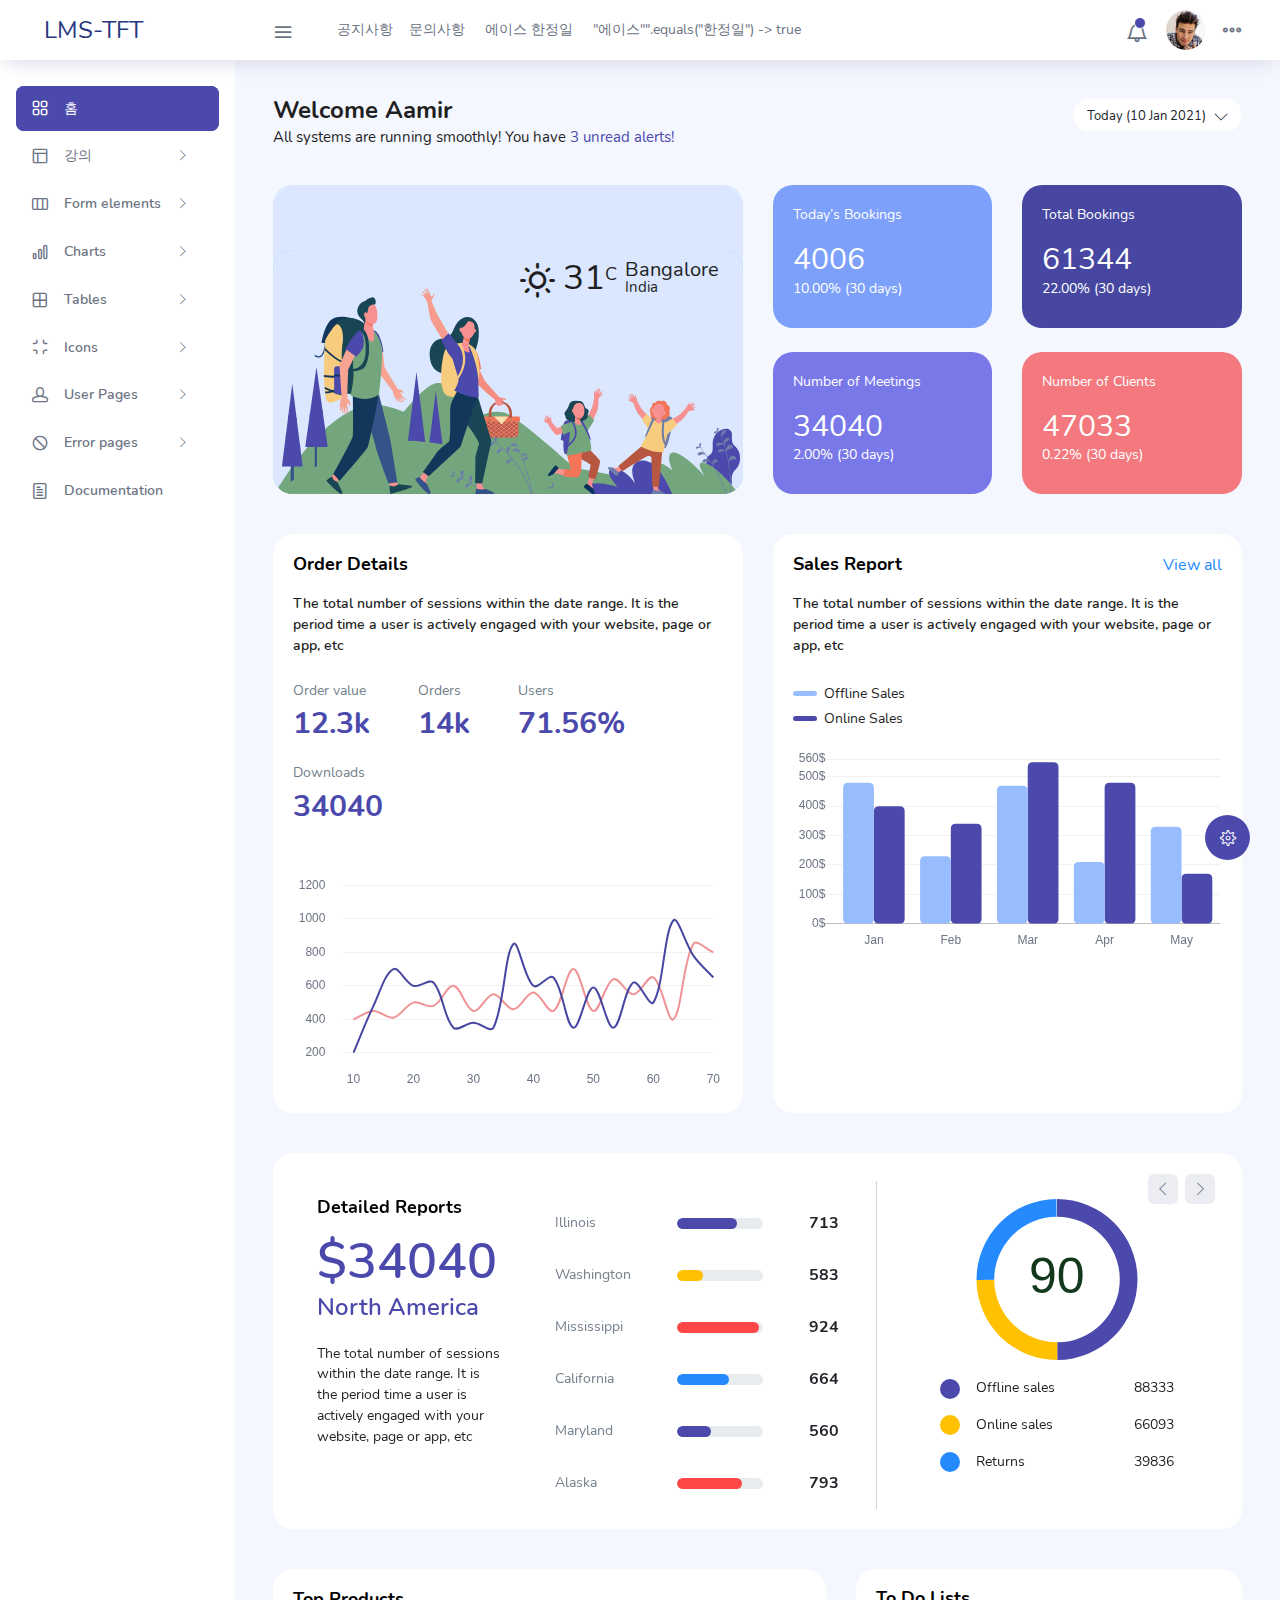
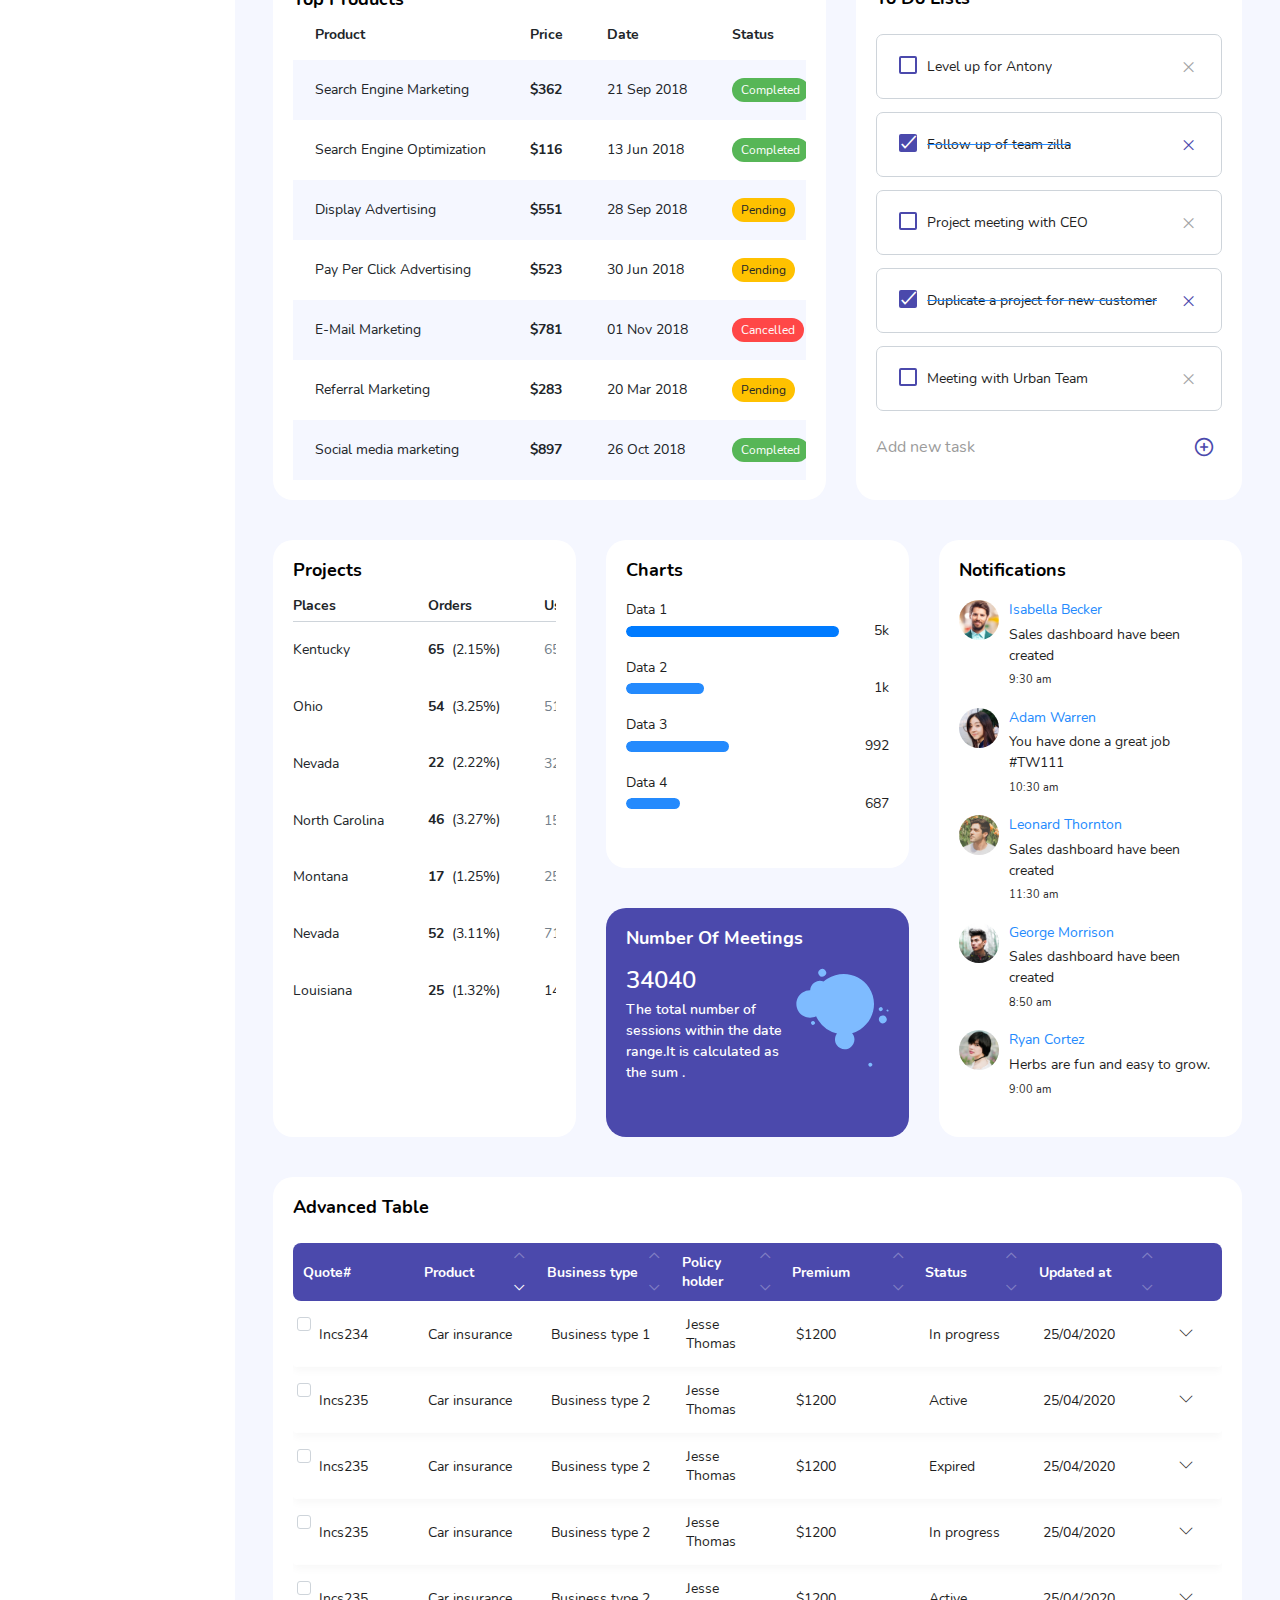
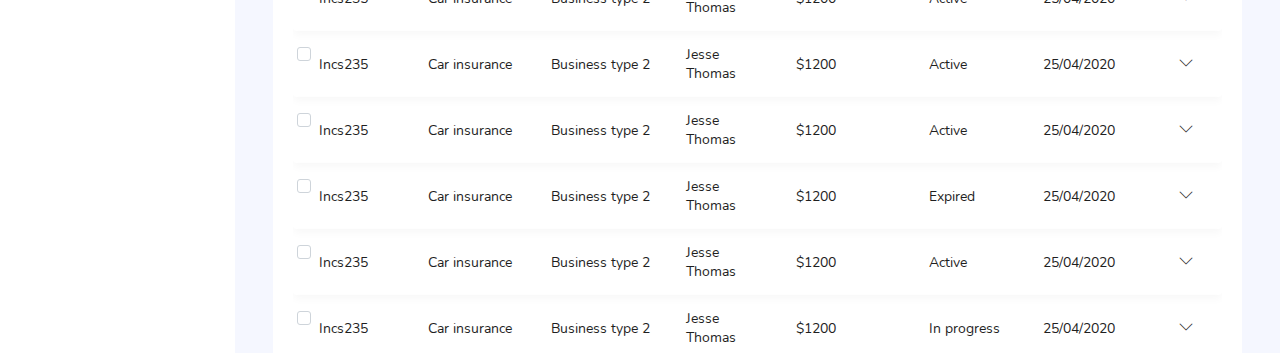
<file: lms/src/main/webapp/index.html>
<!DOCTYPE html>
<html lang="en">

<head>
  <!-- Required meta tags -->
  <meta charset="utf-8">
  <meta name="viewport" content="width=device-width, initial-scale=1, shrink-to-fit=no">
  <title>Skydash Admin</title>
  <!-- plugins:css -->
  <link rel="stylesheet" href="vendors/feather/feather.css">
  <link rel="stylesheet" href="vendors/ti-icons/css/themify-icons.css">
  <link rel="stylesheet" href="vendors/css/vendor.bundle.base.css">
  <!-- endinject -->
  <!-- Plugin css for this page -->
  <link rel="stylesheet" href="vendors/datatables.net-bs4/dataTables.bootstrap4.css">
  <link rel="stylesheet" href="vendors/ti-icons/css/themify-icons.css">
  <link rel="stylesheet" type="text/css" href="js/select.dataTables.min.css">
  <!-- End plugin css for this page -->
  <!-- inject:css -->
  <link rel="stylesheet" href="css/vertical-layout-light/style.css">
  <!-- endinject -->
  <link rel="shortcut icon" href="images/favicon.png" />
</head>
<body>
  <div class="container-scroller">
    <!-- partial:partials/_navbar.html -->
    <nav class="navbar col-lg-12 col-12 p-0 fixed-top d-flex flex-row">
      <div class="text-center navbar-brand-wrapper d-flex align-items-center justify-content-center">
        <a class="navbar-brand brand-logo mr-5" href="index.html">LMS-TFT</a>
        <a class="navbar-brand brand-logo-mini" href="index.html">LMS</a>
      </div>
      <div class="navbar-menu-wrapper d-flex align-items-center justify-content-end">
        <button class="navbar-toggler navbar-toggler align-self-center" type="button" data-toggle="minimize">
          <span class="icon-menu"></span>
        </button>
        <ul class="navbar-nav mr-lg-2">
          <li class="nav-item nav-search d-none d-lg-block">
            <div class="input-group">
            	<div>
            		공지사항
            	</div>
            	<div>
            		&nbsp;&nbsp;&nbsp; 문의사항 &nbsp;&nbsp;&nbsp; 에이스 한정일 &nbsp;&nbsp;&nbsp; "에이스"".equals("한정일") -> true
            	</div>
            </div>
          </li>
        </ul>
        <ul class="navbar-nav navbar-nav-right">
          <li class="nav-item dropdown">
            <a class="nav-link count-indicator dropdown-toggle" id="notificationDropdown" href="#" data-toggle="dropdown">
              <i class="icon-bell mx-0"></i>
              <span class="count"></span>
            </a>
            <div class="dropdown-menu dropdown-menu-right navbar-dropdown preview-list" aria-labelledby="notificationDropdown">
              <p class="mb-0 font-weight-normal float-left dropdown-header">Notifications</p>
              <a class="dropdown-item preview-item">
                <div class="preview-thumbnail">
                  <div class="preview-icon bg-success">
                    <i class="ti-info-alt mx-0"></i>
                  </div>
                </div>
                <div class="preview-item-content">
                  <h6 class="preview-subject font-weight-normal">Application Error</h6>
                  <p class="font-weight-light small-text mb-0 text-muted">
                    Just now
                  </p>
                </div>
              </a>
              <a class="dropdown-item preview-item">
                <div class="preview-thumbnail">
                  <div class="preview-icon bg-warning">
                    <i class="ti-settings mx-0"></i>
                  </div>
                </div>
                <div class="preview-item-content">
                  <h6 class="preview-subject font-weight-normal">Settings</h6>
                  <p class="font-weight-light small-text mb-0 text-muted">
                    Private message
                  </p>
                </div>
              </a>
              <a class="dropdown-item preview-item">
                <div class="preview-thumbnail">
                  <div class="preview-icon bg-info">
                    <i class="ti-user mx-0"></i>
                  </div>
                </div>
                <div class="preview-item-content">
                  <h6 class="preview-subject font-weight-normal">New user registration</h6>
                  <p class="font-weight-light small-text mb-0 text-muted">
                    2 days ago
                  </p>
                </div>
              </a>
            </div>
          </li>
          <li class="nav-item nav-profile dropdown">
            <a class="nav-link dropdown-toggle" href="#" data-toggle="dropdown" id="profileDropdown">
              <img src="images/faces/face28.jpg" alt="profile"/>
            </a>
            <div class="dropdown-menu dropdown-menu-right navbar-dropdown" aria-labelledby="profileDropdown">
              <a class="dropdown-item">
                <i class="ti-settings text-primary"></i>
                Settings
              </a>
              <a class="dropdown-item">
                <i class="ti-power-off text-primary"></i>
                Logout
              </a>
            </div>
          </li>
          <li class="nav-item nav-settings d-none d-lg-flex">
            <a class="nav-link" href="#">
              <i class="icon-ellipsis"></i>
            </a>
          </li>
        </ul>
        <button class="navbar-toggler navbar-toggler-right d-lg-none align-self-center" type="button" data-toggle="offcanvas">
          <span class="icon-menu"></span>
        </button>
      </div>
    </nav>
    <!-- partial -->
    <div class="container-fluid page-body-wrapper">
      <!-- partial:partials/_settings-panel.html -->
      <div class="theme-setting-wrapper">
        <div id="settings-trigger"><i class="ti-settings"></i></div>
        <div id="theme-settings" class="settings-panel">
          <i class="settings-close ti-close"></i>
          <p class="settings-heading">SIDEBAR SKINS</p>
          <div class="sidebar-bg-options selected" id="sidebar-light-theme"><div class="img-ss rounded-circle bg-light border mr-3"></div>Light</div>
          <div class="sidebar-bg-options" id="sidebar-dark-theme"><div class="img-ss rounded-circle bg-dark border mr-3"></div>Dark</div>
          <p class="settings-heading mt-2">HEADER SKINS</p>
          <div class="color-tiles mx-0 px-4">
            <div class="tiles success"></div>
            <div class="tiles warning"></div>
            <div class="tiles danger"></div>
            <div class="tiles info"></div>
            <div class="tiles dark"></div>
            <div class="tiles default"></div>
          </div>
        </div>
      </div>
      <div id="right-sidebar" class="settings-panel">
        <i class="settings-close ti-close"></i>
        <ul class="nav nav-tabs border-top" id="setting-panel" role="tablist">
          <li class="nav-item">
            <a class="nav-link active" id="todo-tab" data-toggle="tab" href="#todo-section" role="tab" aria-controls="todo-section" aria-expanded="true">TO DO LIST</a>
          </li>
        </ul>
        <div class="tab-content" id="setting-content">
          <div class="tab-pane fade show active scroll-wrapper" id="todo-section" role="tabpanel" aria-labelledby="todo-section">
            <div class="add-items d-flex px-3 mb-0">
              <form class="form w-100">
                <div class="form-group d-flex">
                  <input type="text" class="form-control todo-list-input" placeholder="Add To-do">
                  <button type="submit" class="add btn btn-primary todo-list-add-btn" id="add-task">Add</button>
                </div>
              </form>
            </div>
            <div class="list-wrapper px-3">
              <ul class="d-flex flex-column-reverse todo-list">
                <li>
                  <div class="form-check">
                    <label class="form-check-label">
                      <input class="checkbox" type="checkbox">
                      Team review meeting at 3.00 PM
                    </label>
                  </div>
                  <i class="remove ti-close"></i>
                </li>
                <li>
                  <div class="form-check">
                    <label class="form-check-label">
                      <input class="checkbox" type="checkbox">
                      Prepare for presentation
                    </label>
                  </div>
                  <i class="remove ti-close"></i>
                </li>
                <li>
                  <div class="form-check">
                    <label class="form-check-label">
                      <input class="checkbox" type="checkbox">
                      Resolve all the low priority tickets due today
                    </label>
                  </div>
                  <i class="remove ti-close"></i>
                </li>
                <li class="completed">
                  <div class="form-check">
                    <label class="form-check-label">
                      <input class="checkbox" type="checkbox" checked>
                      Schedule meeting for next week
                    </label>
                  </div>
                  <i class="remove ti-close"></i>
                </li>
                <li class="completed">
                  <div class="form-check">
                    <label class="form-check-label">
                      <input class="checkbox" type="checkbox" checked>
                      Project review
                    </label>
                  </div>
                  <i class="remove ti-close"></i>
                </li>
              </ul>
            </div>
            <h4 class="px-3 text-muted mt-5 font-weight-light mb-0">Events</h4>
            <div class="events pt-4 px-3">
              <div class="wrapper d-flex mb-2">
                <i class="ti-control-record text-primary mr-2"></i>
                <span>Feb 11 2018</span>
              </div>
              <p class="mb-0 font-weight-thin text-gray">Creating component page build a js</p>
              <p class="text-gray mb-0">The total number of sessions</p>
            </div>
            <div class="events pt-4 px-3">
              <div class="wrapper d-flex mb-2">
                <i class="ti-control-record text-primary mr-2"></i>
                <span>Feb 7 2018</span>
              </div>
              <p class="mb-0 font-weight-thin text-gray">Meeting with Alisa</p>
              <p class="text-gray mb-0 ">Call Sarah Graves</p>
            </div>
          </div>
          <!-- To do section tab ends -->
          <div class="tab-pane fade" id="chats-section" role="tabpanel" aria-labelledby="chats-section">
            <div class="d-flex align-items-center justify-content-between border-bottom">
              <p class="settings-heading border-top-0 mb-3 pl-3 pt-0 border-bottom-0 pb-0">Friends</p>
              <small class="settings-heading border-top-0 mb-3 pt-0 border-bottom-0 pb-0 pr-3 font-weight-normal">See All</small>
            </div>
            <ul class="chat-list">
              <li class="list active">
                <div class="profile"><img src="images/faces/face1.jpg" alt="image"><span class="online"></span></div>
                <div class="info">
                  <p>Thomas Douglas</p>
                  <p>Available</p>
                </div>
                <small class="text-muted my-auto">19 min</small>
              </li>
              <li class="list">
                <div class="profile"><img src="images/faces/face2.jpg" alt="image"><span class="offline"></span></div>
                <div class="info">
                  <div class="wrapper d-flex">
                    <p>Catherine</p>
                  </div>
                  <p>Away</p>
                </div>
                <div class="badge badge-success badge-pill my-auto mx-2">4</div>
                <small class="text-muted my-auto">23 min</small>
              </li>
              <li class="list">
                <div class="profile"><img src="images/faces/face3.jpg" alt="image"><span class="online"></span></div>
                <div class="info">
                  <p>Daniel Russell</p>
                  <p>Available</p>
                </div>
                <small class="text-muted my-auto">14 min</small>
              </li>
              <li class="list">
                <div class="profile"><img src="images/faces/face4.jpg" alt="image"><span class="offline"></span></div>
                <div class="info">
                  <p>James Richardson</p>
                  <p>Away</p>
                </div>
                <small class="text-muted my-auto">2 min</small>
              </li>
              <li class="list">
                <div class="profile"><img src="images/faces/face5.jpg" alt="image"><span class="online"></span></div>
                <div class="info">
                  <p>Madeline Kennedy</p>
                  <p>Available</p>
                </div>
                <small class="text-muted my-auto">5 min</small>
              </li>
              <li class="list">
                <div class="profile"><img src="images/faces/face6.jpg" alt="image"><span class="online"></span></div>
                <div class="info">
                  <p>Sarah Graves</p>
                  <p>Available</p>
                </div>
                <small class="text-muted my-auto">47 min</small>
              </li>
            </ul>
          </div>
          <!-- chat tab ends -->
        </div>
      </div>
      <!-- partial -->
      <!-- partial:partials/_sidebar.html -->
      <nav class="sidebar sidebar-offcanvas" id="sidebar">
        <ul class="nav">
          <li class="nav-item">
            <a class="nav-link" href="index.html">
              <i class="icon-grid menu-icon"></i>
              <span class="menu-title">홈</span>
            </a>
          </li>
          <li class="nav-item">
            <a class="nav-link" data-toggle="collapse" href="#ui-basic" aria-expanded="false" aria-controls="ui-basic">
              <i class="icon-layout menu-icon"></i>
              <span class="menu-title">강의</span>
              <i class="menu-arrow"></i>
            </a>
            <div class="collapse" id="ui-basic">
              <ul class="nav flex-column sub-menu">
                <li class="nav-item"> <a class="nav-link" href="pages/ui-features/buttons.html">내 강의</a></li>
                <li class="nav-item"> <a class="nav-link" href="pages/ui-features/dropdowns.html">과제</a></li>
                <li class="nav-item"> <a class="nav-link" href="pages/ui-features/typography.html">성적</a></li>
              </ul>
            </div>
          </li>
          <li class="nav-item">
            <a class="nav-link" data-toggle="collapse" href="#form-elements" aria-expanded="false" aria-controls="form-elements">
              <i class="icon-columns menu-icon"></i>
              <span class="menu-title">Form elements</span>
              <i class="menu-arrow"></i>
            </a>
            <div class="collapse" id="form-elements">
              <ul class="nav flex-column sub-menu">
                <li class="nav-item"><a class="nav-link" href="pages/forms/basic_elements.html">Basic Elements</a></li>
              </ul>
            </div>
          </li>
          <li class="nav-item">
            <a class="nav-link" data-toggle="collapse" href="#charts" aria-expanded="false" aria-controls="charts">
              <i class="icon-bar-graph menu-icon"></i>
              <span class="menu-title">Charts</span>
              <i class="menu-arrow"></i>
            </a>
            <div class="collapse" id="charts">
              <ul class="nav flex-column sub-menu">
                <li class="nav-item"> <a class="nav-link" href="pages/charts/chartjs.html">ChartJs</a></li>
              </ul>
            </div>
          </li>
          <li class="nav-item">
            <a class="nav-link" data-toggle="collapse" href="#tables" aria-expanded="false" aria-controls="tables">
              <i class="icon-grid-2 menu-icon"></i>
              <span class="menu-title">Tables</span>
              <i class="menu-arrow"></i>
            </a>
            <div class="collapse" id="tables">
              <ul class="nav flex-column sub-menu">
                <li class="nav-item"> <a class="nav-link" href="pages/tables/basic-table.html">Basic table</a></li>
              </ul>
            </div>
          </li>
          <li class="nav-item">
            <a class="nav-link" data-toggle="collapse" href="#icons" aria-expanded="false" aria-controls="icons">
              <i class="icon-contract menu-icon"></i>
              <span class="menu-title">Icons</span>
              <i class="menu-arrow"></i>
            </a>
            <div class="collapse" id="icons">
              <ul class="nav flex-column sub-menu">
                <li class="nav-item"> <a class="nav-link" href="pages/icons/mdi.html">Mdi icons</a></li>
              </ul>
            </div>
          </li>
          <li class="nav-item">
            <a class="nav-link" data-toggle="collapse" href="#auth" aria-expanded="false" aria-controls="auth">
              <i class="icon-head menu-icon"></i>
              <span class="menu-title">User Pages</span>
              <i class="menu-arrow"></i>
            </a>
            <div class="collapse" id="auth">
              <ul class="nav flex-column sub-menu">
                <li class="nav-item"> <a class="nav-link" href="pages/samples/login.html"> Login </a></li>
                <li class="nav-item"> <a class="nav-link" href="pages/samples/register.html"> Register </a></li>
              </ul>
            </div>
          </li>
          <li class="nav-item">
            <a class="nav-link" data-toggle="collapse" href="#error" aria-expanded="false" aria-controls="error">
              <i class="icon-ban menu-icon"></i>
              <span class="menu-title">Error pages</span>
              <i class="menu-arrow"></i>
            </a>
            <div class="collapse" id="error">
              <ul class="nav flex-column sub-menu">
                <li class="nav-item"> <a class="nav-link" href="pages/samples/error-404.html"> 404 </a></li>
                <li class="nav-item"> <a class="nav-link" href="pages/samples/error-500.html"> 500 </a></li>
              </ul>
            </div>
          </li>
          <li class="nav-item">
            <a class="nav-link" href="pages/documentation/documentation.html">
              <i class="icon-paper menu-icon"></i>
              <span class="menu-title">Documentation</span>
            </a>
          </li>
        </ul>
      </nav>
      <!-- partial -->
      <div class="main-panel">
        <div class="content-wrapper">
          <div class="row">
            <div class="col-md-12 grid-margin">
              <div class="row">
                <div class="col-12 col-xl-8 mb-4 mb-xl-0">
                  <h3 class="font-weight-bold">Welcome Aamir</h3>
                  <h6 class="font-weight-normal mb-0">All systems are running smoothly! You have <span class="text-primary">3 unread alerts!</span></h6>
                </div>
                <div class="col-12 col-xl-4">
                 <div class="justify-content-end d-flex">
                  <div class="dropdown flex-md-grow-1 flex-xl-grow-0">
                    <button class="btn btn-sm btn-light bg-white dropdown-toggle" type="button" id="dropdownMenuDate2" data-toggle="dropdown" aria-haspopup="true" aria-expanded="true">
                     <i class="mdi mdi-calendar"></i> Today (10 Jan 2021)
                    </button>
                    <div class="dropdown-menu dropdown-menu-right" aria-labelledby="dropdownMenuDate2">
                      <a class="dropdown-item" href="#">January - March</a>
                      <a class="dropdown-item" href="#">March - June</a>
                      <a class="dropdown-item" href="#">June - August</a>
                      <a class="dropdown-item" href="#">August - November</a>
                    </div>
                  </div>
                 </div>
                </div>
              </div>
            </div>
          </div>
          <div class="row">
            <div class="col-md-6 grid-margin stretch-card">
              <div class="card tale-bg">
                <div class="card-people mt-auto">
                  <img src="images/dashboard/people.svg" alt="people">
                  <div class="weather-info">
                    <div class="d-flex">
                      <div>
                        <h2 class="mb-0 font-weight-normal"><i class="icon-sun mr-2"></i>31<sup>C</sup></h2>
                      </div>
                      <div class="ml-2">
                        <h4 class="location font-weight-normal">Bangalore</h4>
                        <h6 class="font-weight-normal">India</h6>
                      </div>
                    </div>
                  </div>
                </div>
              </div>
            </div>
            <div class="col-md-6 grid-margin transparent">
              <div class="row">
                <div class="col-md-6 mb-4 stretch-card transparent">
                  <div class="card card-tale">
                    <div class="card-body">
                      <p class="mb-4">Today’s Bookings</p>
                      <p class="fs-30 mb-2">4006</p>
                      <p>10.00% (30 days)</p>
                    </div>
                  </div>
                </div>
                <div class="col-md-6 mb-4 stretch-card transparent">
                  <div class="card card-dark-blue">
                    <div class="card-body">
                      <p class="mb-4">Total Bookings</p>
                      <p class="fs-30 mb-2">61344</p>
                      <p>22.00% (30 days)</p>
                    </div>
                  </div>
                </div>
              </div>
              <div class="row">
                <div class="col-md-6 mb-4 mb-lg-0 stretch-card transparent">
                  <div class="card card-light-blue">
                    <div class="card-body">
                      <p class="mb-4">Number of Meetings</p>
                      <p class="fs-30 mb-2">34040</p>
                      <p>2.00% (30 days)</p>
                    </div>
                  </div>
                </div>
                <div class="col-md-6 stretch-card transparent">
                  <div class="card card-light-danger">
                    <div class="card-body">
                      <p class="mb-4">Number of Clients</p>
                      <p class="fs-30 mb-2">47033</p>
                      <p>0.22% (30 days)</p>
                    </div>
                  </div>
                </div>
              </div>
            </div>
          </div>
          <div class="row">
            <div class="col-md-6 grid-margin stretch-card">
              <div class="card">
                <div class="card-body">
                  <p class="card-title">Order Details</p>
                  <p class="font-weight-500">The total number of sessions within the date range. It is the period time a user is actively engaged with your website, page or app, etc</p>
                  <div class="d-flex flex-wrap mb-5">
                    <div class="mr-5 mt-3">
                      <p class="text-muted">Order value</p>
                      <h3 class="text-primary fs-30 font-weight-medium">12.3k</h3>
                    </div>
                    <div class="mr-5 mt-3">
                      <p class="text-muted">Orders</p>
                      <h3 class="text-primary fs-30 font-weight-medium">14k</h3>
                    </div>
                    <div class="mr-5 mt-3">
                      <p class="text-muted">Users</p>
                      <h3 class="text-primary fs-30 font-weight-medium">71.56%</h3>
                    </div>
                    <div class="mt-3">
                      <p class="text-muted">Downloads</p>
                      <h3 class="text-primary fs-30 font-weight-medium">34040</h3>
                    </div> 
                  </div>
                  <canvas id="order-chart"></canvas>
                </div>
              </div>
            </div>
            <div class="col-md-6 grid-margin stretch-card">
              <div class="card">
                <div class="card-body">
                 <div class="d-flex justify-content-between">
                  <p class="card-title">Sales Report</p>
                  <a href="#" class="text-info">View all</a>
                 </div>
                  <p class="font-weight-500">The total number of sessions within the date range. It is the period time a user is actively engaged with your website, page or app, etc</p>
                  <div id="sales-legend" class="chartjs-legend mt-4 mb-2"></div>
                  <canvas id="sales-chart"></canvas>
                </div>
              </div>
            </div>
          </div>
          <div class="row">
            <div class="col-md-12 grid-margin stretch-card">
              <div class="card position-relative">
                <div class="card-body">
                  <div id="detailedReports" class="carousel slide detailed-report-carousel position-static pt-2" data-ride="carousel">
                    <div class="carousel-inner">
                      <div class="carousel-item active">
                        <div class="row">
                          <div class="col-md-12 col-xl-3 d-flex flex-column justify-content-start">
                            <div class="ml-xl-4 mt-3">
                            <p class="card-title">Detailed Reports</p>
                              <h1 class="text-primary">$34040</h1>
                              <h3 class="font-weight-500 mb-xl-4 text-primary">North America</h3>
                              <p class="mb-2 mb-xl-0">The total number of sessions within the date range. It is the period time a user is actively engaged with your website, page or app, etc</p>
                            </div>  
                            </div>
                          <div class="col-md-12 col-xl-9">
                            <div class="row">
                              <div class="col-md-6 border-right">
                                <div class="table-responsive mb-3 mb-md-0 mt-3">
                                  <table class="table table-borderless report-table">
                                    <tr>
                                      <td class="text-muted">Illinois</td>
                                      <td class="w-100 px-0">
                                        <div class="progress progress-md mx-4">
                                          <div class="progress-bar bg-primary" role="progressbar" style="width: 70%" aria-valuenow="70" aria-valuemin="0" aria-valuemax="100"></div>
                                        </div>
                                      </td>
                                      <td><h5 class="font-weight-bold mb-0">713</h5></td>
                                    </tr>
                                    <tr>
                                      <td class="text-muted">Washington</td>
                                      <td class="w-100 px-0">
                                        <div class="progress progress-md mx-4">
                                          <div class="progress-bar bg-warning" role="progressbar" style="width: 30%" aria-valuenow="30" aria-valuemin="0" aria-valuemax="100"></div>
                                        </div>
                                      </td>
                                      <td><h5 class="font-weight-bold mb-0">583</h5></td>
                                    </tr>
                                    <tr>
                                      <td class="text-muted">Mississippi</td>
                                      <td class="w-100 px-0">
                                        <div class="progress progress-md mx-4">
                                          <div class="progress-bar bg-danger" role="progressbar" style="width: 95%" aria-valuenow="95" aria-valuemin="0" aria-valuemax="100"></div>
                                        </div>
                                      </td>
                                      <td><h5 class="font-weight-bold mb-0">924</h5></td>
                                    </tr>
                                    <tr>
                                      <td class="text-muted">California</td>
                                      <td class="w-100 px-0">
                                        <div class="progress progress-md mx-4">
                                          <div class="progress-bar bg-info" role="progressbar" style="width: 60%" aria-valuenow="60" aria-valuemin="0" aria-valuemax="100"></div>
                                        </div>
                                      </td>
                                      <td><h5 class="font-weight-bold mb-0">664</h5></td>
                                    </tr>
                                    <tr>
                                      <td class="text-muted">Maryland</td>
                                      <td class="w-100 px-0">
                                        <div class="progress progress-md mx-4">
                                          <div class="progress-bar bg-primary" role="progressbar" style="width: 40%" aria-valuenow="40" aria-valuemin="0" aria-valuemax="100"></div>
                                        </div>
                                      </td>
                                      <td><h5 class="font-weight-bold mb-0">560</h5></td>
                                    </tr>
                                    <tr>
                                      <td class="text-muted">Alaska</td>
                                      <td class="w-100 px-0">
                                        <div class="progress progress-md mx-4">
                                          <div class="progress-bar bg-danger" role="progressbar" style="width: 75%" aria-valuenow="75" aria-valuemin="0" aria-valuemax="100"></div>
                                        </div>
                                      </td>
                                      <td><h5 class="font-weight-bold mb-0">793</h5></td>
                                    </tr>
                                  </table>
                                </div>
                              </div>
                              <div class="col-md-6 mt-3">
                                <canvas id="north-america-chart"></canvas>
                                <div id="north-america-legend"></div>
                              </div>
                            </div>
                          </div>
                        </div>
                      </div>
                      <div class="carousel-item">
                        <div class="row">
                          <div class="col-md-12 col-xl-3 d-flex flex-column justify-content-start">
                            <div class="ml-xl-4 mt-3">
                            <p class="card-title">Detailed Reports</p>
                              <h1 class="text-primary">$34040</h1>
                              <h3 class="font-weight-500 mb-xl-4 text-primary">North America</h3>
                              <p class="mb-2 mb-xl-0">The total number of sessions within the date range. It is the period time a user is actively engaged with your website, page or app, etc</p>
                            </div>  
                            </div>
                          <div class="col-md-12 col-xl-9">
                            <div class="row">
                              <div class="col-md-6 border-right">
                                <div class="table-responsive mb-3 mb-md-0 mt-3">
                                  <table class="table table-borderless report-table">
                                    <tr>
                                      <td class="text-muted">Illinois</td>
                                      <td class="w-100 px-0">
                                        <div class="progress progress-md mx-4">
                                          <div class="progress-bar bg-primary" role="progressbar" style="width: 70%" aria-valuenow="70" aria-valuemin="0" aria-valuemax="100"></div>
                                        </div>
                                      </td>
                                      <td><h5 class="font-weight-bold mb-0">713</h5></td>
                                    </tr>
                                    <tr>
                                      <td class="text-muted">Washington</td>
                                      <td class="w-100 px-0">
                                        <div class="progress progress-md mx-4">
                                          <div class="progress-bar bg-warning" role="progressbar" style="width: 30%" aria-valuenow="30" aria-valuemin="0" aria-valuemax="100"></div>
                                        </div>
                                      </td>
                                      <td><h5 class="font-weight-bold mb-0">583</h5></td>
                                    </tr>
                                    <tr>
                                      <td class="text-muted">Mississippi</td>
                                      <td class="w-100 px-0">
                                        <div class="progress progress-md mx-4">
                                          <div class="progress-bar bg-danger" role="progressbar" style="width: 95%" aria-valuenow="95" aria-valuemin="0" aria-valuemax="100"></div>
                                        </div>
                                      </td>
                                      <td><h5 class="font-weight-bold mb-0">924</h5></td>
                                    </tr>
                                    <tr>
                                      <td class="text-muted">California</td>
                                      <td class="w-100 px-0">
                                        <div class="progress progress-md mx-4">
                                          <div class="progress-bar bg-info" role="progressbar" style="width: 60%" aria-valuenow="60" aria-valuemin="0" aria-valuemax="100"></div>
                                        </div>
                                      </td>
                                      <td><h5 class="font-weight-bold mb-0">664</h5></td>
                                    </tr>
                                    <tr>
                                      <td class="text-muted">Maryland</td>
                                      <td class="w-100 px-0">
                                        <div class="progress progress-md mx-4">
                                          <div class="progress-bar bg-primary" role="progressbar" style="width: 40%" aria-valuenow="40" aria-valuemin="0" aria-valuemax="100"></div>
                                        </div>
                                      </td>
                                      <td><h5 class="font-weight-bold mb-0">560</h5></td>
                                    </tr>
                                    <tr>
                                      <td class="text-muted">Alaska</td>
                                      <td class="w-100 px-0">
                                        <div class="progress progress-md mx-4">
                                          <div class="progress-bar bg-danger" role="progressbar" style="width: 75%" aria-valuenow="75" aria-valuemin="0" aria-valuemax="100"></div>
                                        </div>
                                      </td>
                                      <td><h5 class="font-weight-bold mb-0">793</h5></td>
                                    </tr>
                                  </table>
                                </div>
                              </div>
                              <div class="col-md-6 mt-3">
                                <canvas id="south-america-chart"></canvas>
                                <div id="south-america-legend"></div>
                              </div>
                            </div>
                          </div>
                        </div>
                      </div>
                    </div>
                    <a class="carousel-control-prev" href="#detailedReports" role="button" data-slide="prev">
                      <span class="carousel-control-prev-icon" aria-hidden="true"></span>
                      <span class="sr-only">Previous</span>
                    </a>
                    <a class="carousel-control-next" href="#detailedReports" role="button" data-slide="next">
                      <span class="carousel-control-next-icon" aria-hidden="true"></span>
                      <span class="sr-only">Next</span>
                    </a>
                  </div>
                </div>
              </div>
            </div>
          </div>
          <div class="row">
            <div class="col-md-7 grid-margin stretch-card">
              <div class="card">
                <div class="card-body">
                  <p class="card-title mb-0">Top Products</p>
                  <div class="table-responsive">
                    <table class="table table-striped table-borderless">
                      <thead>
                        <tr>
                          <th>Product</th>
                          <th>Price</th>
                          <th>Date</th>
                          <th>Status</th>
                        </tr>  
                      </thead>
                      <tbody>
                        <tr>
                          <td>Search Engine Marketing</td>
                          <td class="font-weight-bold">$362</td>
                          <td>21 Sep 2018</td>
                          <td class="font-weight-medium"><div class="badge badge-success">Completed</div></td>
                        </tr>
                        <tr>
                          <td>Search Engine Optimization</td>
                          <td class="font-weight-bold">$116</td>
                          <td>13 Jun 2018</td>
                          <td class="font-weight-medium"><div class="badge badge-success">Completed</div></td>
                        </tr>
                        <tr>
                          <td>Display Advertising</td>
                          <td class="font-weight-bold">$551</td>
                          <td>28 Sep 2018</td>
                          <td class="font-weight-medium"><div class="badge badge-warning">Pending</div></td>
                        </tr>
                        <tr>
                          <td>Pay Per Click Advertising</td>
                          <td class="font-weight-bold">$523</td>
                          <td>30 Jun 2018</td>
                          <td class="font-weight-medium"><div class="badge badge-warning">Pending</div></td>
                        </tr>
                        <tr>
                          <td>E-Mail Marketing</td>
                          <td class="font-weight-bold">$781</td>
                          <td>01 Nov 2018</td>
                          <td class="font-weight-medium"><div class="badge badge-danger">Cancelled</div></td>
                        </tr>
                        <tr>
                          <td>Referral Marketing</td>
                          <td class="font-weight-bold">$283</td>
                          <td>20 Mar 2018</td>
                          <td class="font-weight-medium"><div class="badge badge-warning">Pending</div></td>
                        </tr>
                        <tr>
                          <td>Social media marketing</td>
                          <td class="font-weight-bold">$897</td>
                          <td>26 Oct 2018</td>
                          <td class="font-weight-medium"><div class="badge badge-success">Completed</div></td>
                        </tr>
                      </tbody>
                    </table>
                  </div>
                </div>
              </div>
            </div>
            <div class="col-md-5 grid-margin stretch-card">
							<div class="card">
								<div class="card-body">
									<h4 class="card-title">To Do Lists</h4>
									<div class="list-wrapper pt-2">
										<ul class="d-flex flex-column-reverse todo-list todo-list-custom">
											<li>
												<div class="form-check form-check-flat">
													<label class="form-check-label">
														<input class="checkbox" type="checkbox">
														Meeting with Urban Team
													</label>
												</div>
												<i class="remove ti-close"></i>
											</li>
											<li class="completed">
												<div class="form-check form-check-flat">
													<label class="form-check-label">
														<input class="checkbox" type="checkbox" checked>
														Duplicate a project for new customer
													</label>
												</div>
												<i class="remove ti-close"></i>
											</li>
											<li>
												<div class="form-check form-check-flat">
													<label class="form-check-label">
														<input class="checkbox" type="checkbox">
														Project meeting with CEO
													</label>
												</div>
												<i class="remove ti-close"></i>
											</li>
											<li class="completed">
												<div class="form-check form-check-flat">
													<label class="form-check-label">
														<input class="checkbox" type="checkbox" checked>
														Follow up of team zilla
													</label>
												</div>
												<i class="remove ti-close"></i>
											</li>
											<li>
												<div class="form-check form-check-flat">
													<label class="form-check-label">
														<input class="checkbox" type="checkbox">
														Level up for Antony
													</label>
												</div>
												<i class="remove ti-close"></i>
											</li>
										</ul>
                  </div>
                  <div class="add-items d-flex mb-0 mt-2">
										<input type="text" class="form-control todo-list-input"  placeholder="Add new task">
										<button class="add btn btn-icon text-primary todo-list-add-btn bg-transparent"><i class="icon-circle-plus"></i></button>
									</div>
								</div>
							</div>
            </div>
          </div>
          <div class="row">
            <div class="col-md-4 stretch-card grid-margin">
              <div class="card">
                <div class="card-body">
                  <p class="card-title mb-0">Projects</p>
                  <div class="table-responsive">
                    <table class="table table-borderless">
                      <thead>
                        <tr>
                          <th class="pl-0  pb-2 border-bottom">Places</th>
                          <th class="border-bottom pb-2">Orders</th>
                          <th class="border-bottom pb-2">Users</th>
                        </tr>
                      </thead>
                      <tbody>
                        <tr>
                          <td class="pl-0">Kentucky</td>
                          <td><p class="mb-0"><span class="font-weight-bold mr-2">65</span>(2.15%)</p></td>
                          <td class="text-muted">65</td>
                        </tr>
                        <tr>
                          <td class="pl-0">Ohio</td>
                          <td><p class="mb-0"><span class="font-weight-bold mr-2">54</span>(3.25%)</p></td>
                          <td class="text-muted">51</td>
                        </tr>
                        <tr>
                          <td class="pl-0">Nevada</td>
                          <td><p class="mb-0"><span class="font-weight-bold mr-2">22</span>(2.22%)</p></td>
                          <td class="text-muted">32</td>
                        </tr>
                        <tr>
                          <td class="pl-0">North Carolina</td>
                          <td><p class="mb-0"><span class="font-weight-bold mr-2">46</span>(3.27%)</p></td>
                          <td class="text-muted">15</td>
                        </tr>
                        <tr>
                          <td class="pl-0">Montana</td>
                          <td><p class="mb-0"><span class="font-weight-bold mr-2">17</span>(1.25%)</p></td>
                          <td class="text-muted">25</td>
                        </tr>
                        <tr>
                          <td class="pl-0">Nevada</td>
                          <td><p class="mb-0"><span class="font-weight-bold mr-2">52</span>(3.11%)</p></td>
                          <td class="text-muted">71</td>
                        </tr>
                        <tr>
                          <td class="pl-0 pb-0">Louisiana</td>
                          <td class="pb-0"><p class="mb-0"><span class="font-weight-bold mr-2">25</span>(1.32%)</p></td>
                          <td class="pb-0">14</td>
                        </tr>
                      </tbody>
                    </table>
                  </div>
                </div>
              </div>
            </div>
            <div class="col-md-4 stretch-card grid-margin">
              <div class="row">
                <div class="col-md-12 grid-margin stretch-card">
                  <div class="card">
                    <div class="card-body">
                      <p class="card-title">Charts</p>
                      <div class="charts-data">
                        <div class="mt-3">
                          <p class="mb-0">Data 1</p>
                          <div class="d-flex justify-content-between align-items-center">
                            <div class="progress progress-md flex-grow-1 mr-4">
                              <div class="progress-bar bg-inf0" role="progressbar" style="width: 95%" aria-valuenow="95" aria-valuemin="0" aria-valuemax="100"></div>
                            </div>
                            <p class="mb-0">5k</p>
                          </div>
                        </div>
                        <div class="mt-3">
                          <p class="mb-0">Data 2</p>
                          <div class="d-flex justify-content-between align-items-center">
                            <div class="progress progress-md flex-grow-1 mr-4">
                              <div class="progress-bar bg-info" role="progressbar" style="width: 35%" aria-valuenow="35" aria-valuemin="0" aria-valuemax="100"></div>
                            </div>
                            <p class="mb-0">1k</p>
                          </div>
                        </div>
                        <div class="mt-3">
                          <p class="mb-0">Data 3</p>
                          <div class="d-flex justify-content-between align-items-center">
                            <div class="progress progress-md flex-grow-1 mr-4">
                              <div class="progress-bar bg-info" role="progressbar" style="width: 48%" aria-valuenow="48" aria-valuemin="0" aria-valuemax="100"></div>
                            </div>
                            <p class="mb-0">992</p>
                          </div>
                        </div>
                        <div class="mt-3">
                          <p class="mb-0">Data 4</p>
                          <div class="d-flex justify-content-between align-items-center">
                            <div class="progress progress-md flex-grow-1 mr-4">
                              <div class="progress-bar bg-info" role="progressbar" style="width: 25%" aria-valuenow="25" aria-valuemin="0" aria-valuemax="100"></div>
                            </div>
                            <p class="mb-0">687</p>
                          </div>
                        </div>
                      </div>  
                    </div>
                  </div>
                </div>
                <div class="col-md-12 stretch-card grid-margin grid-margin-md-0">
                  <div class="card data-icon-card-primary">
                    <div class="card-body">
                      <p class="card-title text-white">Number of Meetings</p>                      
                      <div class="row">
                        <div class="col-8 text-white">
                          <h3>34040</h3>
                          <p class="text-white font-weight-500 mb-0">The total number of sessions within the date range.It is calculated as the sum . </p>
                        </div>
                        <div class="col-4 background-icon">
                        </div>
                      </div>
                    </div>
                  </div>
                </div>
              </div>
            </div>
            <div class="col-md-4 stretch-card grid-margin">
              <div class="card">
                <div class="card-body">
                  <p class="card-title">Notifications</p>
                  <ul class="icon-data-list">
                    <li>
                      <div class="d-flex">
                        <img src="images/faces/face1.jpg" alt="user">
                        <div>
                          <p class="text-info mb-1">Isabella Becker</p>
                          <p class="mb-0">Sales dashboard have been created</p>
                          <small>9:30 am</small>
                        </div>
                      </div>
                    </li>
                    <li>
                      <div class="d-flex">
                        <img src="images/faces/face2.jpg" alt="user">
                        <div>
                          <p class="text-info mb-1">Adam Warren</p>
                          <p class="mb-0">You have done a great job #TW111</p>
                          <small>10:30 am</small>
                        </div>
                      </div>
                    </li>
                    <li>
                      <div class="d-flex">
                      <img src="images/faces/face3.jpg" alt="user">
                     <div>
                      <p class="text-info mb-1">Leonard Thornton</p>
                      <p class="mb-0">Sales dashboard have been created</p>
                      <small>11:30 am</small>
                     </div>
                      </div>
                    </li>
                    <li>
                      <div class="d-flex">
                        <img src="images/faces/face4.jpg" alt="user">
                        <div>
                          <p class="text-info mb-1">George Morrison</p>
                          <p class="mb-0">Sales dashboard have been created</p>
                          <small>8:50 am</small>
                        </div>
                      </div>
                    </li>
                    <li>
                      <div class="d-flex">
                        <img src="images/faces/face5.jpg" alt="user">
                        <div>
                        <p class="text-info mb-1">Ryan Cortez</p>
                        <p class="mb-0">Herbs are fun and easy to grow.</p>
                        <small>9:00 am</small>
                        </div>
                      </div>
                    </li>
                  </ul>
                </div>
              </div>
            </div>
          </div>
          <div class="row">
            <div class="col-md-12 grid-margin stretch-card">
              <div class="card">
                <div class="card-body">
                  <p class="card-title">Advanced Table</p>
                  <div class="row">
                    <div class="col-12">
                      <div class="table-responsive">
                        <table id="example" class="display expandable-table" style="width:100%">
                          <thead>
                            <tr>
                              <th>Quote#</th>
                              <th>Product</th>
                              <th>Business type</th>
                              <th>Policy holder</th>
                              <th>Premium</th>
                              <th>Status</th>
                              <th>Updated at</th>
                              <th></th>
                            </tr>
                          </thead>
                      </table>
                      </div>
                    </div>
                  </div>
                  </div>
                </div>

                
              </div>
            </div>
        </div>
        <!-- content-wrapper ends -->
        <!-- partial:partials/_footer.html -->
        <footer class="footer">
          <div class="d-sm-flex justify-content-center justify-content-sm-between">
            <span class="text-muted text-center text-sm-left d-block d-sm-inline-block">Copyright © 2021.  Premium <a href="https://www.bootstrapdash.com/" target="_blank">Bootstrap admin template</a> from BootstrapDash. All rights reserved.</span>
            <span class="float-none float-sm-right d-block mt-1 mt-sm-0 text-center">Hand-crafted & made with <i class="ti-heart text-danger ml-1"></i></span>
          </div>
          <div class="d-sm-flex justify-content-center justify-content-sm-between">
            <span class="text-muted text-center text-sm-left d-block d-sm-inline-block">Distributed by <a href="https://www.themewagon.com/" target="_blank">Themewagon</a></span> 
          </div>
        </footer> 
        <!-- partial -->
      </div>
      <!-- main-panel ends -->
    </div>   
    <!-- page-body-wrapper ends -->
  </div>
  <!-- container-scroller -->

  <!-- plugins:js -->
  <script src="vendors/js/vendor.bundle.base.js"></script>
  <!-- endinject -->
  <!-- Plugin js for this page -->
  <script src="vendors/chart.js/Chart.min.js"></script>
  <script src="vendors/datatables.net/jquery.dataTables.js"></script>
  <script src="vendors/datatables.net-bs4/dataTables.bootstrap4.js"></script>
  <script src="js/dataTables.select.min.js"></script>

  <!-- End plugin js for this page -->
  <!-- inject:js -->
  <script src="js/off-canvas.js"></script>
  <script src="js/hoverable-collapse.js"></script>
  <script src="js/template.js"></script>
  <script src="js/settings.js"></script>
  <script src="js/todolist.js"></script>
  <!-- endinject -->
  <!-- Custom js for this page-->
  <script src="js/dashboard.js"></script>
  <script src="js/Chart.roundedBarCharts.js"></script>
  <!-- End custom js for this page-->
</body>

</html>
</file>
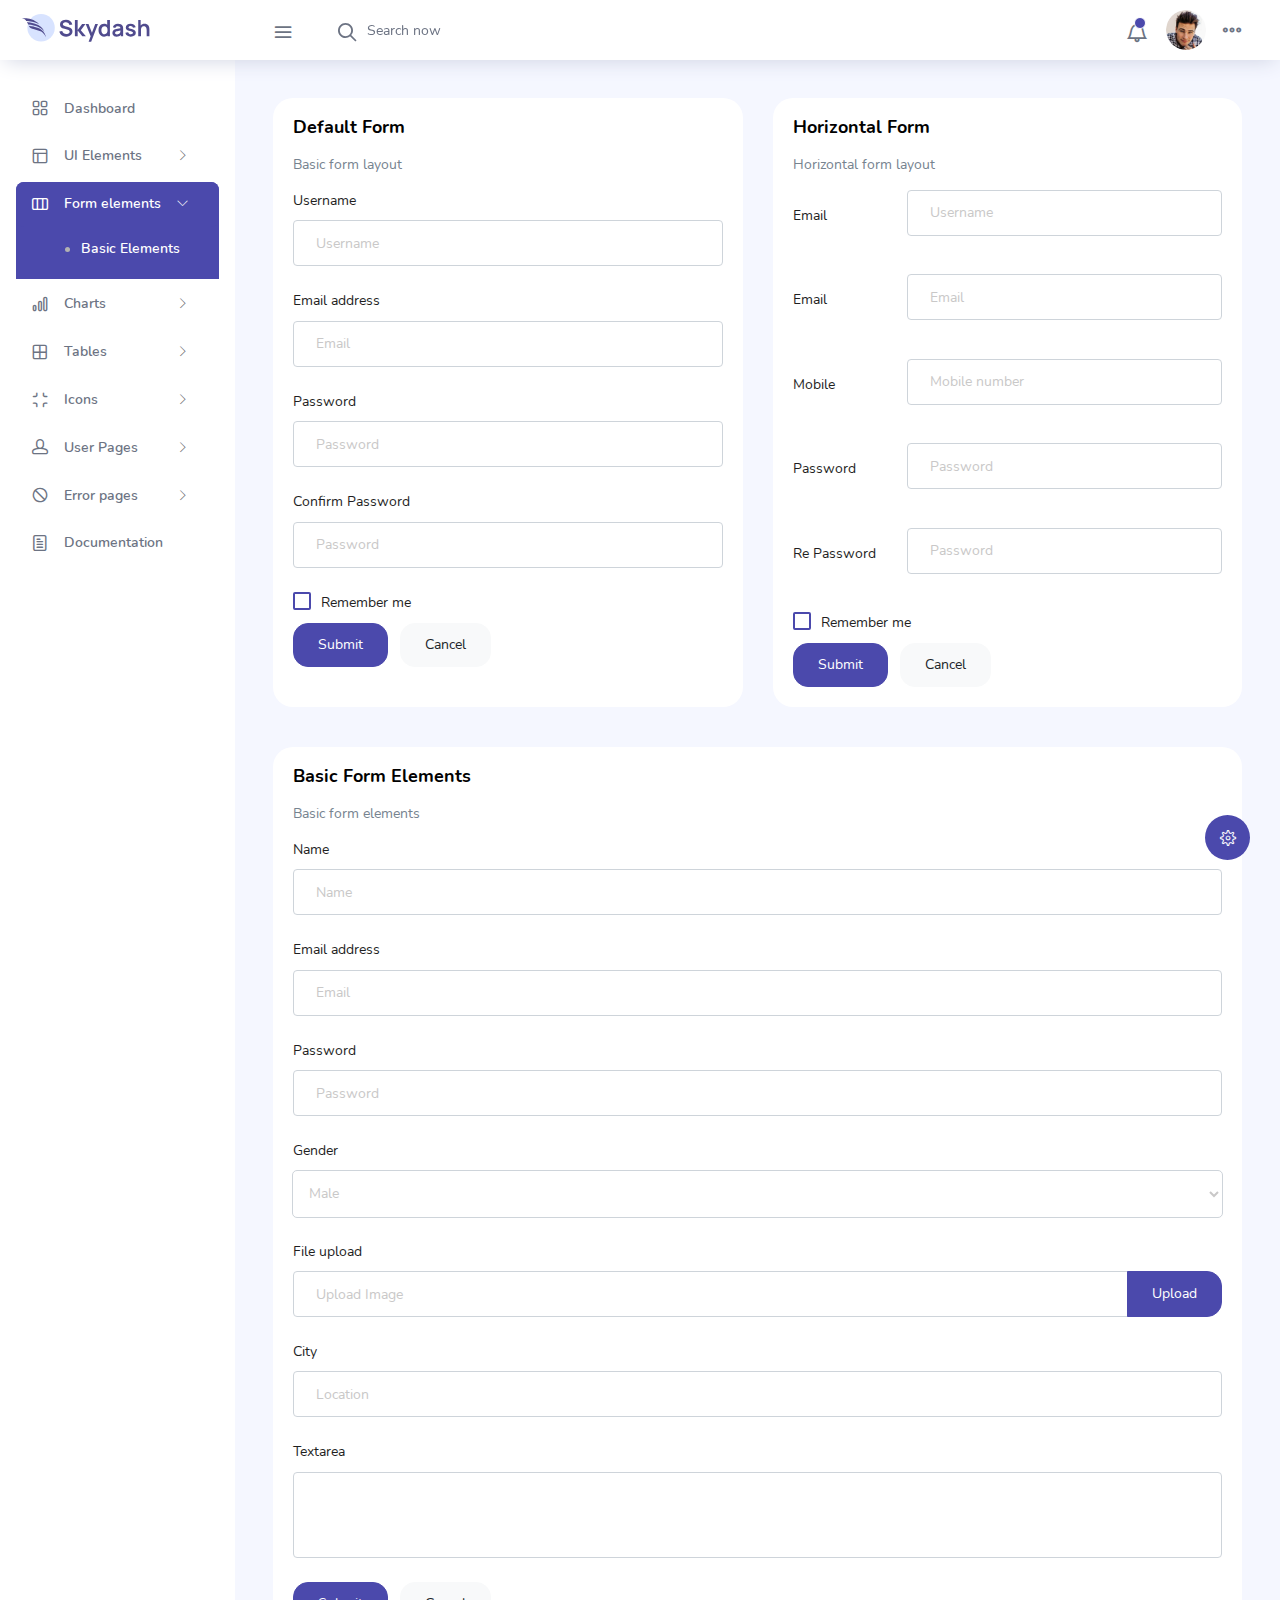
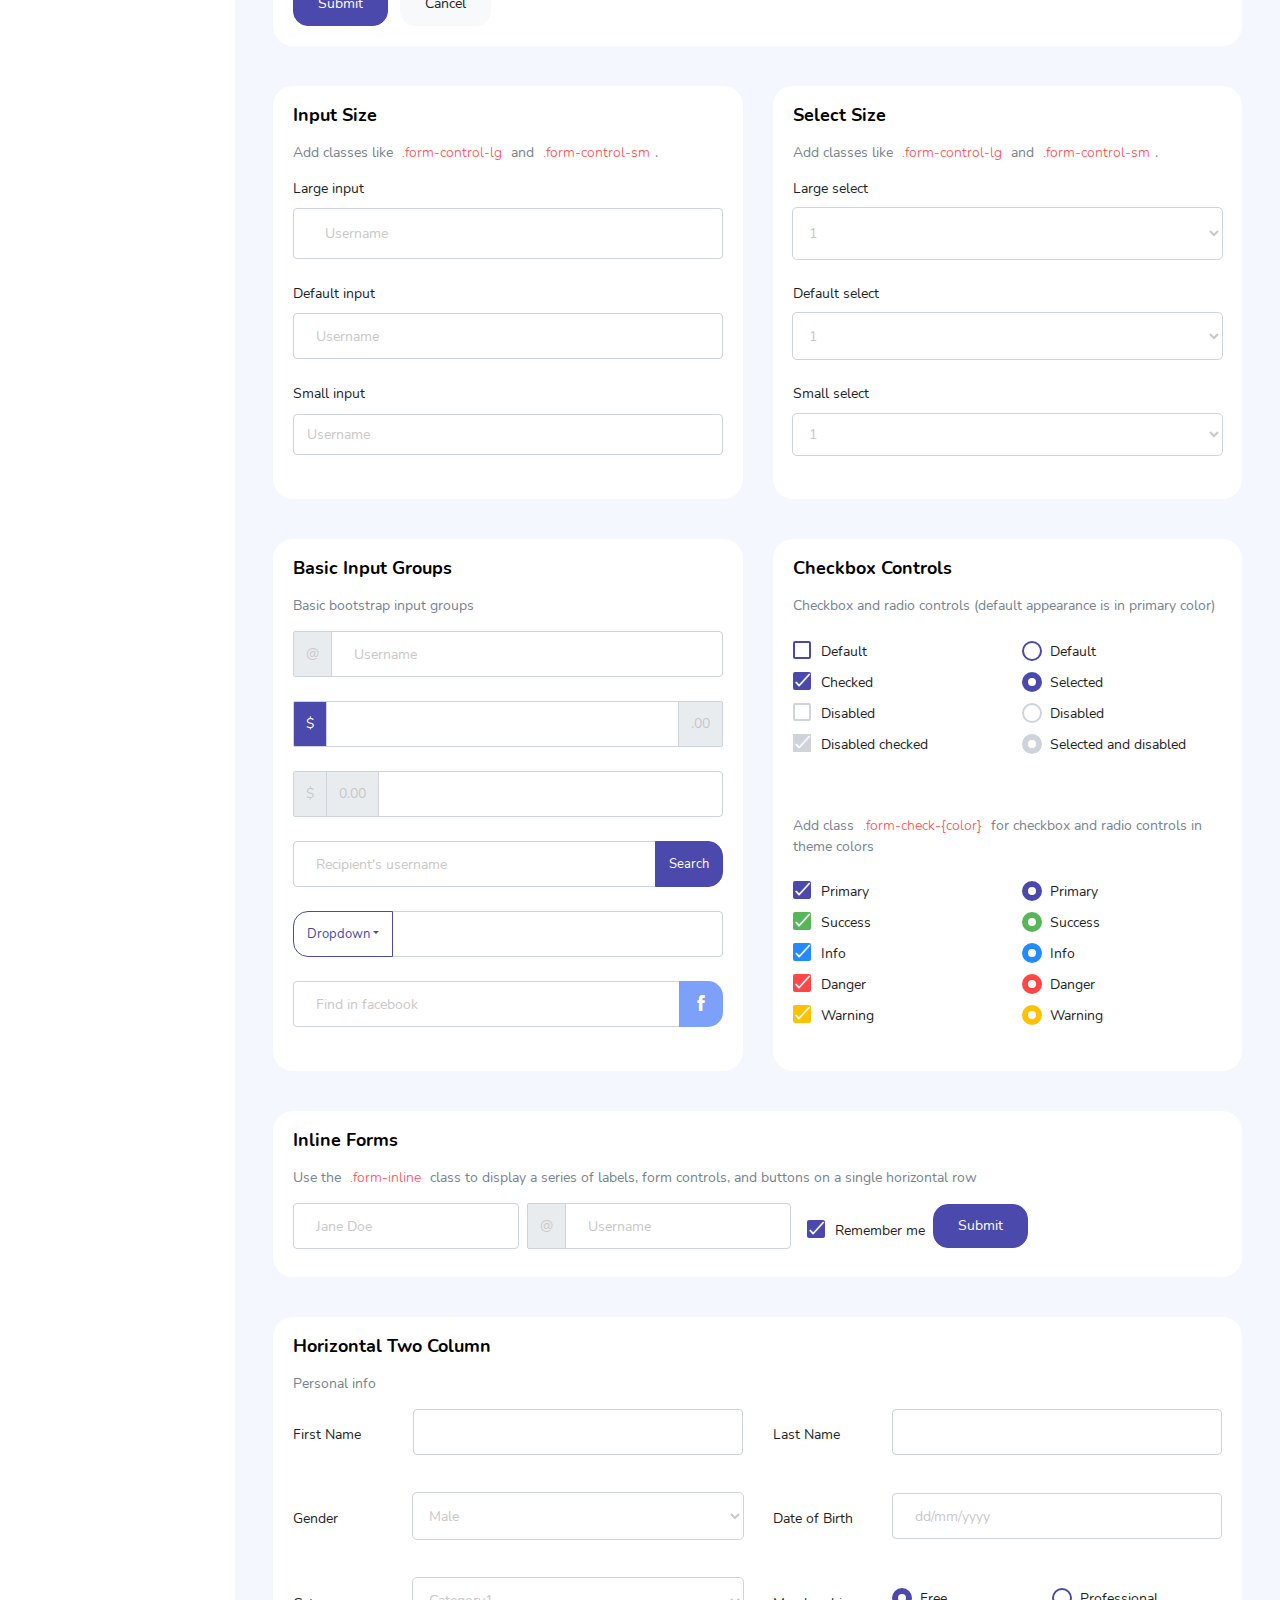
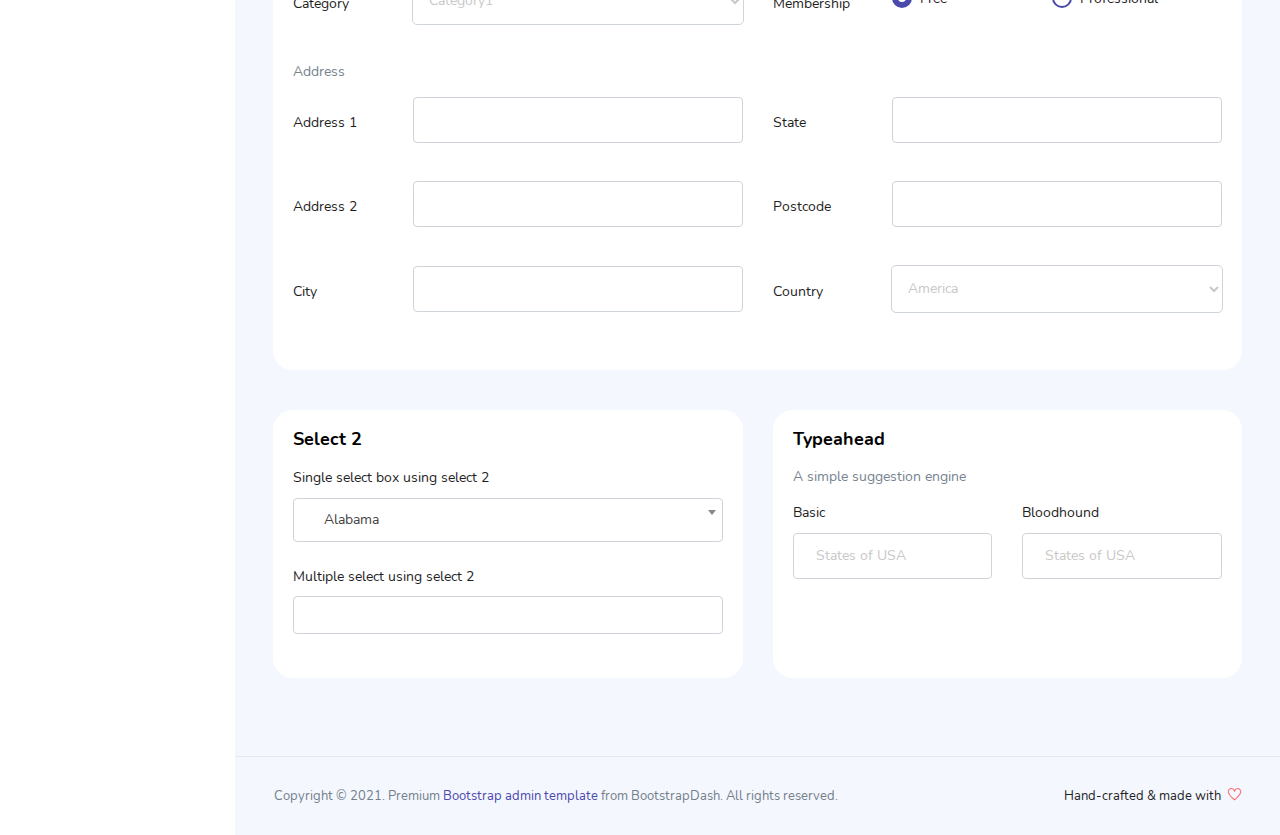
<file: lms/src/main/webapp/css/vertical-layout-light/basic_elements.html>
<!DOCTYPE html>
<html lang="en">

<head>
  <!-- Required meta tags -->
  <meta charset="utf-8">
  <meta name="viewport" content="width=device-width, initial-scale=1, shrink-to-fit=no">
  <title>Skydash Admin</title>
  <!-- plugins:css -->
  <link rel="stylesheet" href="../../vendors/feather/feather.css">
  <link rel="stylesheet" href="../../vendors/ti-icons/css/themify-icons.css">
  <link rel="stylesheet" href="../../vendors/css/vendor.bundle.base.css">
  <!-- endinject -->
  <!-- Plugin css for this page -->
  <link rel="stylesheet" href="../../vendors/select2/select2.min.css">
  <link rel="stylesheet" href="../../vendors/select2-bootstrap-theme/select2-bootstrap.min.css">
  <!-- End plugin css for this page -->
  <!-- inject:css -->
  <link rel="stylesheet" href="../../css/vertical-layout-light/style.css">
  <!-- endinject -->
  <link rel="shortcut icon" href="../../images/favicon.png" />
</head>

<body>
  <div class="container-scroller">
    <!-- partial:../../partials/_navbar.html -->
    <nav class="navbar col-lg-12 col-12 p-0 fixed-top d-flex flex-row">
      <div class="text-center navbar-brand-wrapper d-flex align-items-center justify-content-center">
        <a class="navbar-brand brand-logo mr-5" href="../../index.html"><img src="../../images/logo.svg" class="mr-2" alt="logo"/></a>
        <a class="navbar-brand brand-logo-mini" href="../../index.html"><img src="../../images/logo-mini.svg" alt="logo"/></a>
      </div>
      <div class="navbar-menu-wrapper d-flex align-items-center justify-content-end">
        <button class="navbar-toggler navbar-toggler align-self-center" type="button" data-toggle="minimize">
          <span class="icon-menu"></span>
        </button>
        <ul class="navbar-nav mr-lg-2">
          <li class="nav-item nav-search d-none d-lg-block">
            <div class="input-group">
              <div class="input-group-prepend hover-cursor" id="navbar-search-icon">
                <span class="input-group-text" id="search">
                  <i class="icon-search"></i>
                </span>
              </div>
              <input type="text" class="form-control" id="navbar-search-input" placeholder="Search now" aria-label="search" aria-describedby="search">
            </div>
          </li>
        </ul>
        <ul class="navbar-nav navbar-nav-right">
          <li class="nav-item dropdown">
            <a class="nav-link count-indicator dropdown-toggle" id="notificationDropdown" href="#" data-toggle="dropdown">
              <i class="icon-bell mx-0"></i>
              <span class="count"></span>
            </a>
            <div class="dropdown-menu dropdown-menu-right navbar-dropdown preview-list" aria-labelledby="notificationDropdown">
              <p class="mb-0 font-weight-normal float-left dropdown-header">Notifications</p>
              <a class="dropdown-item preview-item">
                <div class="preview-thumbnail">
                  <div class="preview-icon bg-success">
                    <i class="ti-info-alt mx-0"></i>
                  </div>
                </div>
                <div class="preview-item-content">
                  <h6 class="preview-subject font-weight-normal">Application Error</h6>
                  <p class="font-weight-light small-text mb-0 text-muted">
                    Just now
                  </p>
                </div>
              </a>
              <a class="dropdown-item preview-item">
                <div class="preview-thumbnail">
                  <div class="preview-icon bg-warning">
                    <i class="ti-settings mx-0"></i>
                  </div>
                </div>
                <div class="preview-item-content">
                  <h6 class="preview-subject font-weight-normal">Settings</h6>
                  <p class="font-weight-light small-text mb-0 text-muted">
                    Private message
                  </p>
                </div>
              </a>
              <a class="dropdown-item preview-item">
                <div class="preview-thumbnail">
                  <div class="preview-icon bg-info">
                    <i class="ti-user mx-0"></i>
                  </div>
                </div>
                <div class="preview-item-content">
                  <h6 class="preview-subject font-weight-normal">New user registration</h6>
                  <p class="font-weight-light small-text mb-0 text-muted">
                    2 days ago
                  </p>
                </div>
              </a>
            </div>
          </li>
          <li class="nav-item nav-profile dropdown">
            <a class="nav-link dropdown-toggle" href="#" data-toggle="dropdown" id="profileDropdown">
              <img src="../../images/faces/face28.jpg" alt="profile"/>
            </a>
            <div class="dropdown-menu dropdown-menu-right navbar-dropdown" aria-labelledby="profileDropdown">
              <a class="dropdown-item">
                <i class="ti-settings text-primary"></i>
                Settings
              </a>
              <a class="dropdown-item">
                <i class="ti-power-off text-primary"></i>
                Logout
              </a>
            </div>
          </li>
          <li class="nav-item nav-settings d-none d-lg-flex">
            <a class="nav-link" href="#">
              <i class="icon-ellipsis"></i>
            </a>
          </li>
        </ul>
        <button class="navbar-toggler navbar-toggler-right d-lg-none align-self-center" type="button" data-toggle="offcanvas">
          <span class="icon-menu"></span>
        </button>
      </div>
    </nav>
    <!-- partial -->
    <div class="container-fluid page-body-wrapper">
      <!-- partial:../../partials/_settings-panel.html -->
      <div class="theme-setting-wrapper">
        <div id="settings-trigger"><i class="ti-settings"></i></div>
        <div id="theme-settings" class="settings-panel">
          <i class="settings-close ti-close"></i>
          <p class="settings-heading">SIDEBAR SKINS</p>
          <div class="sidebar-bg-options selected" id="sidebar-light-theme"><div class="img-ss rounded-circle bg-light border mr-3"></div>Light</div>
          <div class="sidebar-bg-options" id="sidebar-dark-theme"><div class="img-ss rounded-circle bg-dark border mr-3"></div>Dark</div>
          <p class="settings-heading mt-2">HEADER SKINS</p>
          <div class="color-tiles mx-0 px-4">
            <div class="tiles success"></div>
            <div class="tiles warning"></div>
            <div class="tiles danger"></div>
            <div class="tiles info"></div>
            <div class="tiles dark"></div>
            <div class="tiles default"></div>
          </div>
        </div>
      </div>
      <div id="right-sidebar" class="settings-panel">
        <i class="settings-close ti-close"></i>
        <ul class="nav nav-tabs border-top" id="setting-panel" role="tablist">
          <li class="nav-item">
            <a class="nav-link active" id="todo-tab" data-toggle="tab" href="#todo-section" role="tab" aria-controls="todo-section" aria-expanded="true">TO DO LIST</a>
          </li>
          <li class="nav-item">
            <a class="nav-link" id="chats-tab" data-toggle="tab" href="#chats-section" role="tab" aria-controls="chats-section">CHATS</a>
          </li>
        </ul>
        <div class="tab-content" id="setting-content">
          <div class="tab-pane fade show active scroll-wrapper" id="todo-section" role="tabpanel" aria-labelledby="todo-section">
            <div class="add-items d-flex px-3 mb-0">
              <form class="form w-100">
                <div class="form-group d-flex">
                  <input type="text" class="form-control todo-list-input" placeholder="Add To-do">
                  <button type="submit" class="add btn btn-primary todo-list-add-btn" id="add-task">Add</button>
                </div>
              </form>
            </div>
            <div class="list-wrapper px-3">
              <ul class="d-flex flex-column-reverse todo-list">
                <li>
                  <div class="form-check">
                    <label class="form-check-label">
                      <input class="checkbox" type="checkbox">
                      Team review meeting at 3.00 PM
                    </label>
                  </div>
                  <i class="remove ti-close"></i>
                </li>
                <li>
                  <div class="form-check">
                    <label class="form-check-label">
                      <input class="checkbox" type="checkbox">
                      Prepare for presentation
                    </label>
                  </div>
                  <i class="remove ti-close"></i>
                </li>
                <li>
                  <div class="form-check">
                    <label class="form-check-label">
                      <input class="checkbox" type="checkbox">
                      Resolve all the low priority tickets due today
                    </label>
                  </div>
                  <i class="remove ti-close"></i>
                </li>
                <li class="completed">
                  <div class="form-check">
                    <label class="form-check-label">
                      <input class="checkbox" type="checkbox" checked>
                      Schedule meeting for next week
                    </label>
                  </div>
                  <i class="remove ti-close"></i>
                </li>
                <li class="completed">
                  <div class="form-check">
                    <label class="form-check-label">
                      <input class="checkbox" type="checkbox" checked>
                      Project review
                    </label>
                  </div>
                  <i class="remove ti-close"></i>
                </li>
              </ul>
            </div>
            <h4 class="px-3 text-muted mt-5 font-weight-light mb-0">Events</h4>
            <div class="events pt-4 px-3">
              <div class="wrapper d-flex mb-2">
                <i class="ti-control-record text-primary mr-2"></i>
                <span>Feb 11 2018</span>
              </div>
              <p class="mb-0 font-weight-thin text-gray">Creating component page build a js</p>
              <p class="text-gray mb-0">The total number of sessions</p>
            </div>
            <div class="events pt-4 px-3">
              <div class="wrapper d-flex mb-2">
                <i class="ti-control-record text-primary mr-2"></i>
                <span>Feb 7 2018</span>
              </div>
              <p class="mb-0 font-weight-thin text-gray">Meeting with Alisa</p>
              <p class="text-gray mb-0 ">Call Sarah Graves</p>
            </div>
          </div>
          <!-- To do section tab ends -->
          <div class="tab-pane fade" id="chats-section" role="tabpanel" aria-labelledby="chats-section">
            <div class="d-flex align-items-center justify-content-between border-bottom">
              <p class="settings-heading border-top-0 mb-3 pl-3 pt-0 border-bottom-0 pb-0">Friends</p>
              <small class="settings-heading border-top-0 mb-3 pt-0 border-bottom-0 pb-0 pr-3 font-weight-normal">See All</small>
            </div>
            <ul class="chat-list">
              <li class="list active">
                <div class="profile"><img src="../../images/faces/face1.jpg" alt="image"><span class="online"></span></div>
                <div class="info">
                  <p>Thomas Douglas</p>
                  <p>Available</p>
                </div>
                <small class="text-muted my-auto">19 min</small>
              </li>
              <li class="list">
                <div class="profile"><img src="../../images/faces/face2.jpg" alt="image"><span class="offline"></span></div>
                <div class="info">
                  <div class="wrapper d-flex">
                    <p>Catherine</p>
                  </div>
                  <p>Away</p>
                </div>
                <div class="badge badge-success badge-pill my-auto mx-2">4</div>
                <small class="text-muted my-auto">23 min</small>
              </li>
              <li class="list">
                <div class="profile"><img src="../../images/faces/face3.jpg" alt="image"><span class="online"></span></div>
                <div class="info">
                  <p>Daniel Russell</p>
                  <p>Available</p>
                </div>
                <small class="text-muted my-auto">14 min</small>
              </li>
              <li class="list">
                <div class="profile"><img src="../../images/faces/face4.jpg" alt="image"><span class="offline"></span></div>
                <div class="info">
                  <p>James Richardson</p>
                  <p>Away</p>
                </div>
                <small class="text-muted my-auto">2 min</small>
              </li>
              <li class="list">
                <div class="profile"><img src="../../images/faces/face5.jpg" alt="image"><span class="online"></span></div>
                <div class="info">
                  <p>Madeline Kennedy</p>
                  <p>Available</p>
                </div>
                <small class="text-muted my-auto">5 min</small>
              </li>
              <li class="list">
                <div class="profile"><img src="../../images/faces/face6.jpg" alt="image"><span class="online"></span></div>
                <div class="info">
                  <p>Sarah Graves</p>
                  <p>Available</p>
                </div>
                <small class="text-muted my-auto">47 min</small>
              </li>
            </ul>
          </div>
          <!-- chat tab ends -->
        </div>
      </div>
      <!-- partial -->
      <!-- partial:../../partials/_sidebar.html -->
      <nav class="sidebar sidebar-offcanvas" id="sidebar">
        <ul class="nav">
          <li class="nav-item">
            <a class="nav-link" href="../../index.html">
              <i class="icon-grid menu-icon"></i>
              <span class="menu-title">Dashboard</span>
            </a>
          </li>
          <li class="nav-item">
            <a class="nav-link" data-toggle="collapse" href="#ui-basic" aria-expanded="false" aria-controls="ui-basic">
              <i class="icon-layout menu-icon"></i>
              <span class="menu-title">UI Elements</span>
              <i class="menu-arrow"></i>
            </a>
            <div class="collapse" id="ui-basic">
              <ul class="nav flex-column sub-menu">
                <li class="nav-item"> <a class="nav-link" href="../../pages/ui-features/buttons.html">Buttons</a></li>
                <li class="nav-item"> <a class="nav-link" href="../../pages/ui-features/dropdowns.html">Dropdowns</a></li>
                <li class="nav-item"> <a class="nav-link" href="../../pages/ui-features/typography.html">Typography</a></li>
              </ul>
            </div>
          </li>
          <li class="nav-item">
            <a class="nav-link" data-toggle="collapse" href="#form-elements" aria-expanded="false" aria-controls="form-elements">
              <i class="icon-columns menu-icon"></i>
              <span class="menu-title">Form elements</span>
              <i class="menu-arrow"></i>
            </a>
            <div class="collapse" id="form-elements">
              <ul class="nav flex-column sub-menu">
                <li class="nav-item"><a class="nav-link" href="../../pages/forms/basic_elements.html">Basic Elements</a></li>
              </ul>
            </div>
          </li>
          <li class="nav-item">
            <a class="nav-link" data-toggle="collapse" href="#charts" aria-expanded="false" aria-controls="charts">
              <i class="icon-bar-graph menu-icon"></i>
              <span class="menu-title">Charts</span>
              <i class="menu-arrow"></i>
            </a>
            <div class="collapse" id="charts">
              <ul class="nav flex-column sub-menu">
                <li class="nav-item"> <a class="nav-link" href="../../pages/charts/chartjs.html">ChartJs</a></li>
              </ul>
            </div>
          </li>
          <li class="nav-item">
            <a class="nav-link" data-toggle="collapse" href="#tables" aria-expanded="false" aria-controls="tables">
              <i class="icon-grid-2 menu-icon"></i>
              <span class="menu-title">Tables</span>
              <i class="menu-arrow"></i>
            </a>
            <div class="collapse" id="tables">
              <ul class="nav flex-column sub-menu">
                <li class="nav-item"> <a class="nav-link" href="../../pages/tables/basic-table.html">Basic table</a></li>
              </ul>
            </div>
          </li>
          <li class="nav-item">
            <a class="nav-link" data-toggle="collapse" href="#icons" aria-expanded="false" aria-controls="icons">
              <i class="icon-contract menu-icon"></i>
              <span class="menu-title">Icons</span>
              <i class="menu-arrow"></i>
            </a>
            <div class="collapse" id="icons">
              <ul class="nav flex-column sub-menu">
                <li class="nav-item"> <a class="nav-link" href="../../pages/icons/mdi.html">Mdi icons</a></li>
              </ul>
            </div>
          </li>
          <li class="nav-item">
            <a class="nav-link" data-toggle="collapse" href="#auth" aria-expanded="false" aria-controls="auth">
              <i class="icon-head menu-icon"></i>
              <span class="menu-title">User Pages</span>
              <i class="menu-arrow"></i>
            </a>
            <div class="collapse" id="auth">
              <ul class="nav flex-column sub-menu">
                <li class="nav-item"> <a class="nav-link" href="../../pages/samples/login.html"> Login </a></li>
                <li class="nav-item"> <a class="nav-link" href="../../pages/samples/register.html"> Register </a></li>
              </ul>
            </div>
          </li>
          <li class="nav-item">
            <a class="nav-link" data-toggle="collapse" href="#error" aria-expanded="false" aria-controls="error">
              <i class="icon-ban menu-icon"></i>
              <span class="menu-title">Error pages</span>
              <i class="menu-arrow"></i>
            </a>
            <div class="collapse" id="error">
              <ul class="nav flex-column sub-menu">
                <li class="nav-item"> <a class="nav-link" href="../../pages/samples/error-404.html"> 404 </a></li>
                <li class="nav-item"> <a class="nav-link" href="../../pages/samples/error-500.html"> 500 </a></li>
              </ul>
            </div>
          </li>
          <li class="nav-item">
            <a class="nav-link" href="../../pages/documentation/documentation.html">
              <i class="icon-paper menu-icon"></i>
              <span class="menu-title">Documentation</span>
            </a>
          </li>
        </ul>
      </nav>
      <!-- partial -->
      <div class="main-panel">        
        <div class="content-wrapper">
          <div class="row">
            <div class="col-md-6 grid-margin stretch-card">
              <div class="card">
                <div class="card-body">
                  <h4 class="card-title">Default form</h4>
                  <p class="card-description">
                    Basic form layout
                  </p>
                  <form class="forms-sample">
                    <div class="form-group">
                      <label for="exampleInputUsername1">Username</label>
                      <input type="text" class="form-control" id="exampleInputUsername1" placeholder="Username">
                    </div>
                    <div class="form-group">
                      <label for="exampleInputEmail1">Email address</label>
                      <input type="email" class="form-control" id="exampleInputEmail1" placeholder="Email">
                    </div>
                    <div class="form-group">
                      <label for="exampleInputPassword1">Password</label>
                      <input type="password" class="form-control" id="exampleInputPassword1" placeholder="Password">
                    </div>
                    <div class="form-group">
                      <label for="exampleInputConfirmPassword1">Confirm Password</label>
                      <input type="password" class="form-control" id="exampleInputConfirmPassword1" placeholder="Password">
                    </div>
                    <div class="form-check form-check-flat form-check-primary">
                      <label class="form-check-label">
                        <input type="checkbox" class="form-check-input">
                        Remember me
                      </label>
                    </div>
                    <button type="submit" class="btn btn-primary mr-2">Submit</button>
                    <button class="btn btn-light">Cancel</button>
                  </form>
                </div>
              </div>
            </div>
            <div class="col-md-6 grid-margin stretch-card">
              <div class="card">
                <div class="card-body">
                  <h4 class="card-title">Horizontal Form</h4>
                  <p class="card-description">
                    Horizontal form layout
                  </p>
                  <form class="forms-sample">
                    <div class="form-group row">
                      <label for="exampleInputUsername2" class="col-sm-3 col-form-label">Email</label>
                      <div class="col-sm-9">
                        <input type="text" class="form-control" id="exampleInputUsername2" placeholder="Username">
                      </div>
                    </div>
                    <div class="form-group row">
                      <label for="exampleInputEmail2" class="col-sm-3 col-form-label">Email</label>
                      <div class="col-sm-9">
                        <input type="email" class="form-control" id="exampleInputEmail2" placeholder="Email">
                      </div>
                    </div>
                    <div class="form-group row">
                      <label for="exampleInputMobile" class="col-sm-3 col-form-label">Mobile</label>
                      <div class="col-sm-9">
                        <input type="text" class="form-control" id="exampleInputMobile" placeholder="Mobile number">
                      </div>
                    </div>
                    <div class="form-group row">
                      <label for="exampleInputPassword2" class="col-sm-3 col-form-label">Password</label>
                      <div class="col-sm-9">
                        <input type="password" class="form-control" id="exampleInputPassword2" placeholder="Password">
                      </div>
                    </div>
                    <div class="form-group row">
                      <label for="exampleInputConfirmPassword2" class="col-sm-3 col-form-label">Re Password</label>
                      <div class="col-sm-9">
                        <input type="password" class="form-control" id="exampleInputConfirmPassword2" placeholder="Password">
                      </div>
                    </div>
                    <div class="form-check form-check-flat form-check-primary">
                      <label class="form-check-label">
                        <input type="checkbox" class="form-check-input">
                        Remember me
                      </label>
                    </div>
                    <button type="submit" class="btn btn-primary mr-2">Submit</button>
                    <button class="btn btn-light">Cancel</button>
                  </form>
                </div>
              </div>
            </div>
            <div class="col-12 grid-margin stretch-card">
              <div class="card">
                <div class="card-body">
                  <h4 class="card-title">Basic form elements</h4>
                  <p class="card-description">
                    Basic form elements
                  </p>
                  <form class="forms-sample">
                    <div class="form-group">
                      <label for="exampleInputName1">Name</label>
                      <input type="text" class="form-control" id="exampleInputName1" placeholder="Name">
                    </div>
                    <div class="form-group">
                      <label for="exampleInputEmail3">Email address</label>
                      <input type="email" class="form-control" id="exampleInputEmail3" placeholder="Email">
                    </div>
                    <div class="form-group">
                      <label for="exampleInputPassword4">Password</label>
                      <input type="password" class="form-control" id="exampleInputPassword4" placeholder="Password">
                    </div>
                    <div class="form-group">
                      <label for="exampleSelectGender">Gender</label>
                        <select class="form-control" id="exampleSelectGender">
                          <option>Male</option>
                          <option>Female</option>
                        </select>
                      </div>
                    <div class="form-group">
                      <label>File upload</label>
                      <input type="file" name="img[]" class="file-upload-default">
                      <div class="input-group col-xs-12">
                        <input type="text" class="form-control file-upload-info" disabled placeholder="Upload Image">
                        <span class="input-group-append">
                          <button class="file-upload-browse btn btn-primary" type="button">Upload</button>
                        </span>
                      </div>
                    </div>
                    <div class="form-group">
                      <label for="exampleInputCity1">City</label>
                      <input type="text" class="form-control" id="exampleInputCity1" placeholder="Location">
                    </div>
                    <div class="form-group">
                      <label for="exampleTextarea1">Textarea</label>
                      <textarea class="form-control" id="exampleTextarea1" rows="4"></textarea>
                    </div>
                    <button type="submit" class="btn btn-primary mr-2">Submit</button>
                    <button class="btn btn-light">Cancel</button>
                  </form>
                </div>
              </div>
            </div>
            <div class="col-md-6 grid-margin stretch-card">
              <div class="card">
                <div class="card-body">
                  <h4 class="card-title">Input size</h4>
                  <p class="card-description">
                    Add classes like <code>.form-control-lg</code> and <code>.form-control-sm</code>.
                  </p>
                  <div class="form-group">
                    <label>Large input</label>
                    <input type="text" class="form-control form-control-lg" placeholder="Username" aria-label="Username">
                  </div>
                  <div class="form-group">
                    <label>Default input</label>
                    <input type="text" class="form-control" placeholder="Username" aria-label="Username">
                  </div>
                  <div class="form-group">
                    <label>Small input</label>
                    <input type="text" class="form-control form-control-sm" placeholder="Username" aria-label="Username">
                  </div>
                </div>
              </div>
            </div>
            <div class="col-md-6 grid-margin stretch-card">
              <div class="card">
                <div class="card-body">
                  <h4 class="card-title">Select size</h4>
                  <p class="card-description">
                    Add classes like <code>.form-control-lg</code> and <code>.form-control-sm</code>.                    
                  </p>
                  <div class="form-group">
                    <label for="exampleFormControlSelect1">Large select</label>
                    <select class="form-control form-control-lg" id="exampleFormControlSelect1">
                      <option>1</option>
                      <option>2</option>
                      <option>3</option>
                      <option>4</option>
                      <option>5</option>
                    </select>
                  </div>
                  <div class="form-group">
                    <label for="exampleFormControlSelect2">Default select</label>
                    <select class="form-control" id="exampleFormControlSelect2">
                      <option>1</option>
                      <option>2</option>
                      <option>3</option>
                      <option>4</option>
                      <option>5</option>
                    </select>
                  </div>
                  <div class="form-group">
                    <label for="exampleFormControlSelect3">Small select</label>
                    <select class="form-control form-control-sm" id="exampleFormControlSelect3">
                      <option>1</option>
                      <option>2</option>
                      <option>3</option>
                      <option>4</option>
                      <option>5</option>
                    </select>
                  </div>
                </div>
              </div>
            </div>
            <div class="col-md-6 grid-margin stretch-card">
              <div class="card">
                <div class="card-body">
                  <h4 class="card-title">Basic input groups</h4>
                  <p class="card-description">
                    Basic bootstrap input groups
                  </p>
                  <div class="form-group">
                    <div class="input-group">
                      <div class="input-group-prepend">
                        <span class="input-group-text">@</span>
                      </div>
                      <input type="text" class="form-control" placeholder="Username" aria-label="Username">
                    </div>
                  </div>
                  <div class="form-group">
                    <div class="input-group">
                      <div class="input-group-prepend">
                        <span class="input-group-text bg-primary text-white">$</span>
                      </div>
                      <input type="text" class="form-control" aria-label="Amount (to the nearest dollar)">
                      <div class="input-group-append">
                        <span class="input-group-text">.00</span>
                      </div>
                    </div>
                  </div>
                  <div class="form-group">
                    <div class="input-group">
                      <div class="input-group-prepend">
                        <span class="input-group-text">$</span>
                      </div>
                      <div class="input-group-prepend">
                        <span class="input-group-text">0.00</span>
                      </div>
                      <input type="text" class="form-control" aria-label="Amount (to the nearest dollar)">
                    </div>
                  </div>
                  <div class="form-group">
                    <div class="input-group">
                      <input type="text" class="form-control" placeholder="Recipient's username" aria-label="Recipient's username">
                      <div class="input-group-append">
                        <button class="btn btn-sm btn-primary" type="button">Search</button>
                      </div>
                    </div>
                  </div>
                  <div class="form-group">
                    <div class="input-group">
                      <div class="input-group-prepend">
                        <button class="btn btn-sm btn-outline-primary dropdown-toggle" type="button" data-toggle="dropdown" aria-haspopup="true" aria-expanded="false">Dropdown</button>
                        <div class="dropdown-menu">
                          <a class="dropdown-item" href="#">Action</a>
                          <a class="dropdown-item" href="#">Another action</a>
                          <a class="dropdown-item" href="#">Something else here</a>
                          <div role="separator" class="dropdown-divider"></div>
                          <a class="dropdown-item" href="#">Separated link</a>
                        </div>
                      </div>
                      <input type="text" class="form-control" aria-label="Text input with dropdown button">
                    </div>
                  </div>
                  <div class="form-group">
                    <div class="input-group">
                      <input type="text" class="form-control" placeholder="Find in facebook" aria-label="Recipient's username">
                      <div class="input-group-append">
                        <button class="btn btn-sm btn-facebook" type="button">
                          <i class="ti-facebook"></i>
                        </button>
                      </div>
                    </div>
                  </div>
                </div>
              </div>
            </div>
            <div class="col-md-6 grid-margin stretch-card">
              <div class="card">
                <div class="card-body">
                  <h4 class="card-title">Checkbox Controls</h4>
                  <p class="card-description">Checkbox and radio controls (default appearance is in primary color)</p>
                  <form>
                    <div class="row">
                      <div class="col-md-6">
                        <div class="form-group">
                          <div class="form-check">
                            <label class="form-check-label">
                              <input type="checkbox" class="form-check-input">
                              Default
                            </label>
                          </div>
                          <div class="form-check">
                            <label class="form-check-label">
                              <input type="checkbox" class="form-check-input" checked>
                              Checked
                            </label>
                          </div>
                          <div class="form-check">
                            <label class="form-check-label">
                              <input type="checkbox" class="form-check-input" disabled>
                              Disabled
                            </label>
                          </div>
                          <div class="form-check">
                            <label class="form-check-label">
                              <input type="checkbox" class="form-check-input" disabled checked>
                              Disabled checked
                            </label>
                          </div>
                        </div>
                      </div>
                      <div class="col-md-6">
                        <div class="form-group">
                          <div class="form-check">
                            <label class="form-check-label">
                              <input type="radio" class="form-check-input" name="optionsRadios" id="optionsRadios1" value="">
                              Default
                            </label>
                          </div>
                          <div class="form-check">
                            <label class="form-check-label">
                              <input type="radio" class="form-check-input" name="optionsRadios" id="optionsRadios2" value="option2" checked>
                              Selected
                            </label>
                          </div>
                          <div class="form-check">
                            <label class="form-check-label">
                              <input type="radio" class="form-check-input" name="optionsRadios2" id="optionsRadios3" value="option3" disabled>
                              Disabled
                            </label>
                          </div>
                          <div class="form-check">
                            <label class="form-check-label">
                              <input type="radio" class="form-check-input" name="optionsRadio2" id="optionsRadios4" value="option4" disabled checked>
                              Selected and disabled
                            </label>
                          </div>
                        </div>
                      </div>
                    </div>
                  </form>
                </div>
                <div class="card-body">
                  <p class="card-description">Add class <code>.form-check-{color}</code> for checkbox and radio controls in theme colors</p>
                  <form>
                    <div class="row">
                      <div class="col-md-6">
                        <div class="form-group">
                          <div class="form-check form-check-primary">
                            <label class="form-check-label">
                              <input type="checkbox" class="form-check-input" checked>
                              Primary
                            </label>
                          </div>
                          <div class="form-check form-check-success">
                            <label class="form-check-label">
                              <input type="checkbox" class="form-check-input" checked>
                              Success
                            </label>
                          </div>
                          <div class="form-check form-check-info">
                            <label class="form-check-label">
                              <input type="checkbox" class="form-check-input" checked>
                              Info
                            </label>
                          </div>
                          <div class="form-check form-check-danger">
                            <label class="form-check-label">
                              <input type="checkbox" class="form-check-input" checked>
                              Danger
                            </label>
                          </div>
                          <div class="form-check form-check-warning">
                            <label class="form-check-label">
                              <input type="checkbox" class="form-check-input" checked>
                              Warning
                            </label>
                          </div>
                        </div>
                      </div>
                      <div class="col-md-6">
                        <div class="form-group">
                          <div class="form-check form-check-primary">
                            <label class="form-check-label">
                              <input type="radio" class="form-check-input" name="ExampleRadio1" id="ExampleRadio1" checked>
                              Primary
                            </label>
                          </div>
                          <div class="form-check form-check-success">
                            <label class="form-check-label">
                              <input type="radio" class="form-check-input" name="ExampleRadio2" id="ExampleRadio2" checked>
                              Success
                            </label>
                          </div>
                          <div class="form-check form-check-info">
                            <label class="form-check-label">
                              <input type="radio" class="form-check-input" name="ExampleRadio3" id="ExampleRadio3" checked>
                              Info
                            </label>
                          </div>
                          <div class="form-check form-check-danger">
                            <label class="form-check-label">
                              <input type="radio" class="form-check-input" name="ExampleRadio4" id="ExampleRadio4" checked>
                              Danger
                            </label>
                          </div>
                          <div class="form-check form-check-warning">
                            <label class="form-check-label">
                              <input type="radio" class="form-check-input" name="ExampleRadio5" id="ExampleRadio5" checked>
                              Warning
                            </label>
                          </div>
                        </div>
                      </div>
                    </div>
                  </form>
                </div>
              </div>
            </div>
            <div class="col-12 grid-margin stretch-card">
              <div class="card">
                <div class="card-body">
                  <h4 class="card-title">Inline forms</h4>
                  <p class="card-description">
                    Use the <code>.form-inline</code> class to display a series of labels, form controls, and buttons on a single horizontal row
                  </p>
                  <form class="form-inline">
                    <label class="sr-only" for="inlineFormInputName2">Name</label>
                    <input type="text" class="form-control mb-2 mr-sm-2" id="inlineFormInputName2" placeholder="Jane Doe">
                  
                    <label class="sr-only" for="inlineFormInputGroupUsername2">Username</label>
                    <div class="input-group mb-2 mr-sm-2">
                      <div class="input-group-prepend">
                        <div class="input-group-text">@</div>
                      </div>
                      <input type="text" class="form-control" id="inlineFormInputGroupUsername2" placeholder="Username">
                    </div>
                    <div class="form-check mx-sm-2">
                      <label class="form-check-label">
                        <input type="checkbox" class="form-check-input" checked>
                        Remember me
                      </label>
                    </div>
                    <button type="submit" class="btn btn-primary mb-2">Submit</button>
                  </form>
                </div>
              </div>
            </div>
            <div class="col-12 grid-margin">
              <div class="card">
                <div class="card-body">
                  <h4 class="card-title">Horizontal Two column</h4>
                  <form class="form-sample">
                    <p class="card-description">
                      Personal info
                    </p>
                    <div class="row">
                      <div class="col-md-6">
                        <div class="form-group row">
                          <label class="col-sm-3 col-form-label">First Name</label>
                          <div class="col-sm-9">
                            <input type="text" class="form-control" />
                          </div>
                        </div>
                      </div>
                      <div class="col-md-6">
                        <div class="form-group row">
                          <label class="col-sm-3 col-form-label">Last Name</label>
                          <div class="col-sm-9">
                            <input type="text" class="form-control" />
                          </div>
                        </div>
                      </div>
                    </div>
                    <div class="row">
                      <div class="col-md-6">
                        <div class="form-group row">
                          <label class="col-sm-3 col-form-label">Gender</label>
                          <div class="col-sm-9">
                            <select class="form-control">
                              <option>Male</option>
                              <option>Female</option>
                            </select>
                          </div>
                        </div>
                      </div>
                      <div class="col-md-6">
                        <div class="form-group row">
                          <label class="col-sm-3 col-form-label">Date of Birth</label>
                          <div class="col-sm-9">
                            <input class="form-control" placeholder="dd/mm/yyyy"/>
                          </div>
                        </div>
                      </div>
                    </div>
                    <div class="row">
                      <div class="col-md-6">
                        <div class="form-group row">
                          <label class="col-sm-3 col-form-label">Category</label>
                          <div class="col-sm-9">
                            <select class="form-control">
                              <option>Category1</option>
                              <option>Category2</option>
                              <option>Category3</option>
                              <option>Category4</option>
                            </select>
                          </div>
                        </div>
                      </div>
                      <div class="col-md-6">
                        <div class="form-group row">
                          <label class="col-sm-3 col-form-label">Membership</label>
                          <div class="col-sm-4">
                            <div class="form-check">
                              <label class="form-check-label">
                                <input type="radio" class="form-check-input" name="membershipRadios" id="membershipRadios1" value="" checked>
                                Free
                              </label>
                            </div>
                          </div>
                          <div class="col-sm-5">
                            <div class="form-check">
                              <label class="form-check-label">
                                <input type="radio" class="form-check-input" name="membershipRadios" id="membershipRadios2" value="option2">
                                Professional
                              </label>
                            </div>
                          </div>
                        </div>
                      </div>
                    </div>
                    <p class="card-description">
                      Address
                    </p>
                    <div class="row">
                      <div class="col-md-6">
                        <div class="form-group row">
                          <label class="col-sm-3 col-form-label">Address 1</label>
                          <div class="col-sm-9">
                            <input type="text" class="form-control" />
                          </div>
                        </div>
                      </div>
                      <div class="col-md-6">
                        <div class="form-group row">
                          <label class="col-sm-3 col-form-label">State</label>
                          <div class="col-sm-9">
                            <input type="text" class="form-control" />
                          </div>
                        </div>
                      </div>
                    </div>
                    <div class="row">
                      <div class="col-md-6">
                        <div class="form-group row">
                          <label class="col-sm-3 col-form-label">Address 2</label>
                          <div class="col-sm-9">
                            <input type="text" class="form-control" />
                          </div>
                        </div>
                      </div>
                      <div class="col-md-6">
                        <div class="form-group row">
                          <label class="col-sm-3 col-form-label">Postcode</label>
                          <div class="col-sm-9">
                            <input type="text" class="form-control" />
                          </div>
                        </div>
                      </div>
                    </div>
                    <div class="row">
                      <div class="col-md-6">
                        <div class="form-group row">
                          <label class="col-sm-3 col-form-label">City</label>
                          <div class="col-sm-9">
                            <input type="text" class="form-control" />
                          </div>
                        </div>
                      </div>
                      <div class="col-md-6">
                        <div class="form-group row">
                          <label class="col-sm-3 col-form-label">Country</label>
                          <div class="col-sm-9">
                            <select class="form-control">
                              <option>America</option>
                              <option>Italy</option>
                              <option>Russia</option>
                              <option>Britain</option>
                            </select>
                          </div>
                        </div>
                      </div>
                    </div>
                  </form>
                </div>
              </div>
            </div>
            <div class="col-md-6 grid-margin stretch-card">
              <div class="card">
                <div class="card-body">
                  <h4 class="card-title">Select 2</h4>
                  <div class="form-group">
                    <label>Single select box using select 2</label>
                    <select class="js-example-basic-single w-100">
                      <option value="AL">Alabama</option>
                      <option value="WY">Wyoming</option>
                      <option value="AM">America</option>
                      <option value="CA">Canada</option>
                      <option value="RU">Russia</option>
                    </select>
                  </div>
                  <div class="form-group">
                    <label>Multiple select using select 2</label>
                    <select class="js-example-basic-multiple w-100" multiple="multiple">
                      <option value="AL">Alabama</option>
                      <option value="WY">Wyoming</option>
                      <option value="AM">America</option>
                      <option value="CA">Canada</option>
                      <option value="RU">Russia</option>
                    </select>
                  </div>
                </div>
              </div>
            </div>
            <div class="col-md-6 grid-margin stretch-card">
              <div class="card">
                <div class="card-body">
                  <h4 class="card-title">Typeahead</h4>
                  <p class="card-description">
                    A simple suggestion engine
                  </p>
                  <div class="form-group row">
                    <div class="col">
                      <label>Basic</label>
                      <div id="the-basics">
                        <input class="typeahead" type="text" placeholder="States of USA">
                      </div>
                    </div>
                    <div class="col">
                      <label>Bloodhound</label>
                      <div id="bloodhound">
                        <input class="typeahead" type="text" placeholder="States of USA">
                      </div>
                    </div>
                  </div>
                </div>
              </div>
            </div>
          </div>
        </div>
        <!-- content-wrapper ends -->
        <!-- partial:../../partials/_footer.html -->
        <footer class="footer">
          <div class="d-sm-flex justify-content-center justify-content-sm-between">
            <span class="text-muted text-center text-sm-left d-block d-sm-inline-block">Copyright © 2021.  Premium <a href="https://www.bootstrapdash.com/" target="_blank">Bootstrap admin template</a> from BootstrapDash. All rights reserved.</span>
            <span class="float-none float-sm-right d-block mt-1 mt-sm-0 text-center">Hand-crafted & made with <i class="ti-heart text-danger ml-1"></i></span>
          </div>
        </footer>
        <!-- partial -->
      </div>
      <!-- main-panel ends -->
    </div>
    <!-- page-body-wrapper ends -->
  </div>
  <!-- container-scroller -->
  <!-- plugins:js -->
  <script src="../../vendors/js/vendor.bundle.base.js"></script>
  <!-- endinject -->
  <!-- Plugin js for this page -->
  <script src="../../vendors/typeahead.js/typeahead.bundle.min.js"></script>
  <script src="../../vendors/select2/select2.min.js"></script>
  <!-- End plugin js for this page -->
  <!-- inject:js -->
  <script src="../../js/off-canvas.js"></script>
  <script src="../../js/hoverable-collapse.js"></script>
  <script src="../../js/template.js"></script>
  <script src="../../js/settings.js"></script>
  <script src="../../js/todolist.js"></script>
  <!-- endinject -->
  <!-- Custom js for this page-->
  <script src="../../js/file-upload.js"></script>
  <script src="../../js/typeahead.js"></script>
  <script src="../../js/select2.js"></script>
  <!-- End custom js for this page-->
</body>

</html>
</file>
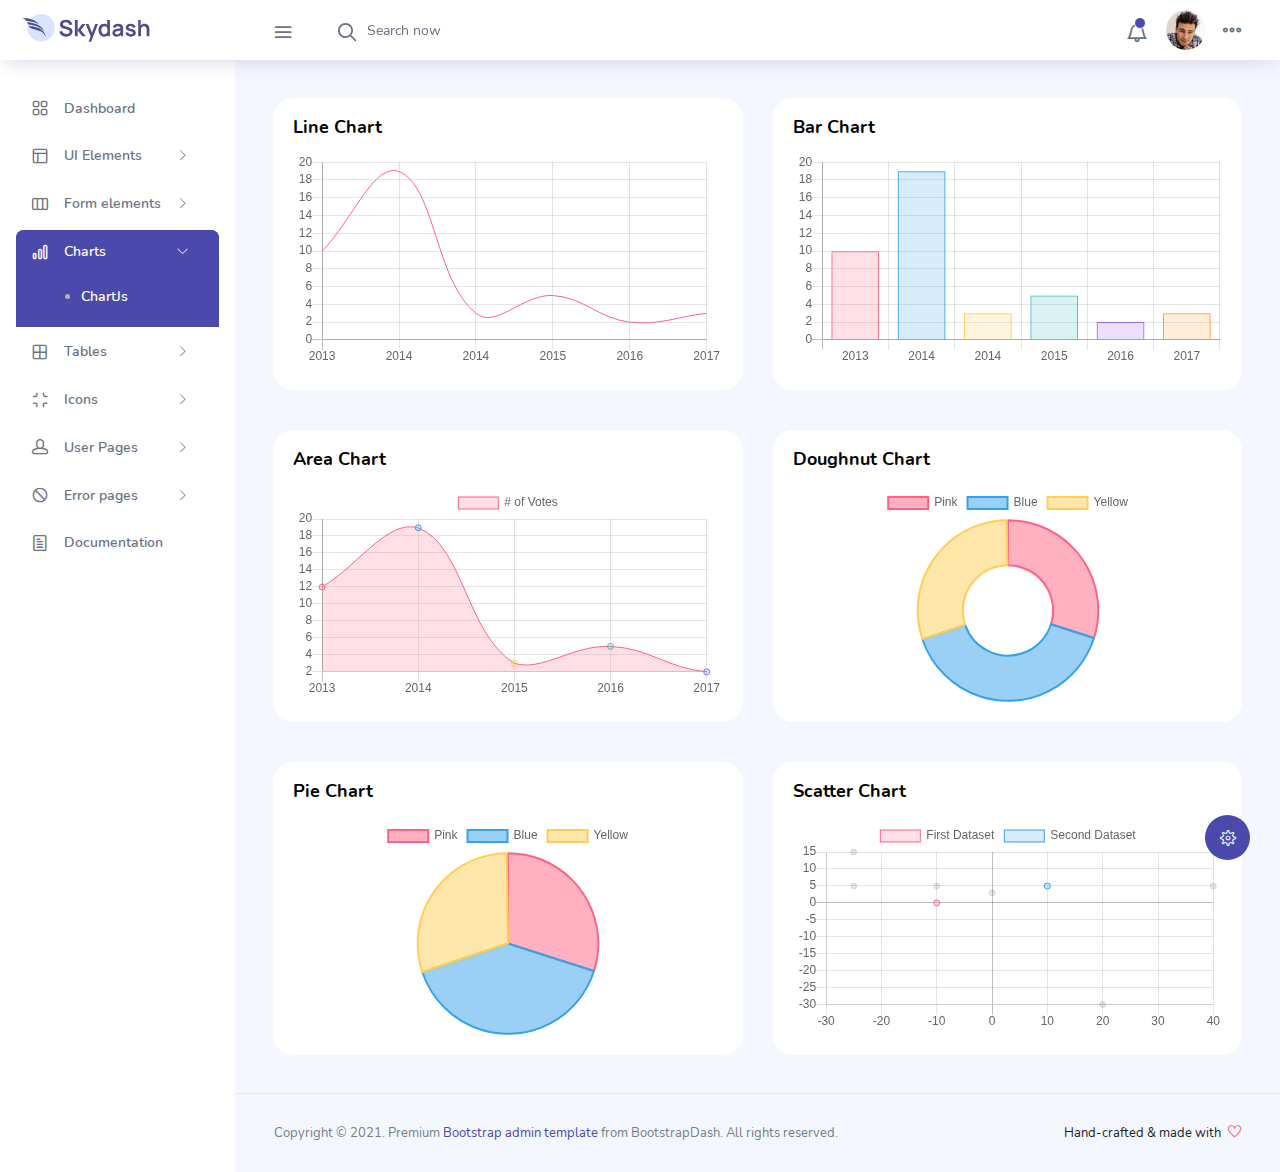
<file: lms/src/main/webapp/pages/charts/chartjs.html>
<!DOCTYPE html>
<html lang="en">

<head>
  <!-- Required meta tags -->
  <meta charset="utf-8">
  <meta name="viewport" content="width=device-width, initial-scale=1, shrink-to-fit=no">
  <title>Skydash Admin</title>
  <!-- plugins:css -->
  <link rel="stylesheet" href="../../vendors/feather/feather.css">
  <link rel="stylesheet" href="../../vendors/ti-icons/css/themify-icons.css">
  <link rel="stylesheet" href="../../vendors/css/vendor.bundle.base.css">
  <!-- endinject -->
  <!-- Plugin css for this page -->
  <!-- End plugin css for this page -->
  <!-- inject:css -->
  <link rel="stylesheet" href="../../css/vertical-layout-light/style.css">
  <!-- endinject -->
  <link rel="shortcut icon" href="../../images/favicon.png" />
</head>

<body>
  <div class="container-scroller">
    <!-- partial:../../partials/_navbar.html -->
    <nav class="navbar col-lg-12 col-12 p-0 fixed-top d-flex flex-row">
      <div class="text-center navbar-brand-wrapper d-flex align-items-center justify-content-center">
        <a class="navbar-brand brand-logo mr-5" href="../../index.html"><img src="../../images/logo.svg" class="mr-2" alt="logo"/></a>
        <a class="navbar-brand brand-logo-mini" href="../../index.html"><img src="../../images/logo-mini.svg" alt="logo"/></a>
      </div>
      <div class="navbar-menu-wrapper d-flex align-items-center justify-content-end">
        <button class="navbar-toggler navbar-toggler align-self-center" type="button" data-toggle="minimize">
          <span class="icon-menu"></span>
        </button>
        <ul class="navbar-nav mr-lg-2">
          <li class="nav-item nav-search d-none d-lg-block">
            <div class="input-group">
              <div class="input-group-prepend hover-cursor" id="navbar-search-icon">
                <span class="input-group-text" id="search">
                  <i class="icon-search"></i>
                </span>
              </div>
              <input type="text" class="form-control" id="navbar-search-input" placeholder="Search now" aria-label="search" aria-describedby="search">
            </div>
          </li>
        </ul>
        <ul class="navbar-nav navbar-nav-right">
          <li class="nav-item dropdown">
            <a class="nav-link count-indicator dropdown-toggle" id="notificationDropdown" href="#" data-toggle="dropdown">
              <i class="icon-bell mx-0"></i>
              <span class="count"></span>
            </a>
            <div class="dropdown-menu dropdown-menu-right navbar-dropdown preview-list" aria-labelledby="notificationDropdown">
              <p class="mb-0 font-weight-normal float-left dropdown-header">Notifications</p>
              <a class="dropdown-item preview-item">
                <div class="preview-thumbnail">
                  <div class="preview-icon bg-success">
                    <i class="ti-info-alt mx-0"></i>
                  </div>
                </div>
                <div class="preview-item-content">
                  <h6 class="preview-subject font-weight-normal">Application Error</h6>
                  <p class="font-weight-light small-text mb-0 text-muted">
                    Just now
                  </p>
                </div>
              </a>
              <a class="dropdown-item preview-item">
                <div class="preview-thumbnail">
                  <div class="preview-icon bg-warning">
                    <i class="ti-settings mx-0"></i>
                  </div>
                </div>
                <div class="preview-item-content">
                  <h6 class="preview-subject font-weight-normal">Settings</h6>
                  <p class="font-weight-light small-text mb-0 text-muted">
                    Private message
                  </p>
                </div>
              </a>
              <a class="dropdown-item preview-item">
                <div class="preview-thumbnail">
                  <div class="preview-icon bg-info">
                    <i class="ti-user mx-0"></i>
                  </div>
                </div>
                <div class="preview-item-content">
                  <h6 class="preview-subject font-weight-normal">New user registration</h6>
                  <p class="font-weight-light small-text mb-0 text-muted">
                    2 days ago
                  </p>
                </div>
              </a>
            </div>
          </li>
          <li class="nav-item nav-profile dropdown">
            <a class="nav-link dropdown-toggle" href="#" data-toggle="dropdown" id="profileDropdown">
              <img src="../../images/faces/face28.jpg" alt="profile"/>
            </a>
            <div class="dropdown-menu dropdown-menu-right navbar-dropdown" aria-labelledby="profileDropdown">
              <a class="dropdown-item">
                <i class="ti-settings text-primary"></i>
                Settings
              </a>
              <a class="dropdown-item">
                <i class="ti-power-off text-primary"></i>
                Logout
              </a>
            </div>
          </li>
          <li class="nav-item nav-settings d-none d-lg-flex">
            <a class="nav-link" href="#">
              <i class="icon-ellipsis"></i>
            </a>
          </li>
        </ul>
        <button class="navbar-toggler navbar-toggler-right d-lg-none align-self-center" type="button" data-toggle="offcanvas">
          <span class="icon-menu"></span>
        </button>
      </div>
    </nav>
    <!-- partial -->
    <div class="container-fluid page-body-wrapper">
      <!-- partial:../../partials/_settings-panel.html -->
      <div class="theme-setting-wrapper">
        <div id="settings-trigger"><i class="ti-settings"></i></div>
        <div id="theme-settings" class="settings-panel">
          <i class="settings-close ti-close"></i>
          <p class="settings-heading">SIDEBAR SKINS</p>
          <div class="sidebar-bg-options selected" id="sidebar-light-theme"><div class="img-ss rounded-circle bg-light border mr-3"></div>Light</div>
          <div class="sidebar-bg-options" id="sidebar-dark-theme"><div class="img-ss rounded-circle bg-dark border mr-3"></div>Dark</div>
          <p class="settings-heading mt-2">HEADER SKINS</p>
          <div class="color-tiles mx-0 px-4">
            <div class="tiles success"></div>
            <div class="tiles warning"></div>
            <div class="tiles danger"></div>
            <div class="tiles info"></div>
            <div class="tiles dark"></div>
            <div class="tiles default"></div>
          </div>
        </div>
      </div>
      <div id="right-sidebar" class="settings-panel">
        <i class="settings-close ti-close"></i>
        <ul class="nav nav-tabs border-top" id="setting-panel" role="tablist">
          <li class="nav-item">
            <a class="nav-link active" id="todo-tab" data-toggle="tab" href="#todo-section" role="tab" aria-controls="todo-section" aria-expanded="true">TO DO LIST</a>
          </li>
          <li class="nav-item">
            <a class="nav-link" id="chats-tab" data-toggle="tab" href="#chats-section" role="tab" aria-controls="chats-section">CHATS</a>
          </li>
        </ul>
        <div class="tab-content" id="setting-content">
          <div class="tab-pane fade show active scroll-wrapper" id="todo-section" role="tabpanel" aria-labelledby="todo-section">
            <div class="add-items d-flex px-3 mb-0">
              <form class="form w-100">
                <div class="form-group d-flex">
                  <input type="text" class="form-control todo-list-input" placeholder="Add To-do">
                  <button type="submit" class="add btn btn-primary todo-list-add-btn" id="add-task">Add</button>
                </div>
              </form>
            </div>
            <div class="list-wrapper px-3">
              <ul class="d-flex flex-column-reverse todo-list">
                <li>
                  <div class="form-check">
                    <label class="form-check-label">
                      <input class="checkbox" type="checkbox">
                      Team review meeting at 3.00 PM
                    </label>
                  </div>
                  <i class="remove ti-close"></i>
                </li>
                <li>
                  <div class="form-check">
                    <label class="form-check-label">
                      <input class="checkbox" type="checkbox">
                      Prepare for presentation
                    </label>
                  </div>
                  <i class="remove ti-close"></i>
                </li>
                <li>
                  <div class="form-check">
                    <label class="form-check-label">
                      <input class="checkbox" type="checkbox">
                      Resolve all the low priority tickets due today
                    </label>
                  </div>
                  <i class="remove ti-close"></i>
                </li>
                <li class="completed">
                  <div class="form-check">
                    <label class="form-check-label">
                      <input class="checkbox" type="checkbox" checked>
                      Schedule meeting for next week
                    </label>
                  </div>
                  <i class="remove ti-close"></i>
                </li>
                <li class="completed">
                  <div class="form-check">
                    <label class="form-check-label">
                      <input class="checkbox" type="checkbox" checked>
                      Project review
                    </label>
                  </div>
                  <i class="remove ti-close"></i>
                </li>
              </ul>
            </div>
            <h4 class="px-3 text-muted mt-5 font-weight-light mb-0">Events</h4>
            <div class="events pt-4 px-3">
              <div class="wrapper d-flex mb-2">
                <i class="ti-control-record text-primary mr-2"></i>
                <span>Feb 11 2018</span>
              </div>
              <p class="mb-0 font-weight-thin text-gray">Creating component page build a js</p>
              <p class="text-gray mb-0">The total number of sessions</p>
            </div>
            <div class="events pt-4 px-3">
              <div class="wrapper d-flex mb-2">
                <i class="ti-control-record text-primary mr-2"></i>
                <span>Feb 7 2018</span>
              </div>
              <p class="mb-0 font-weight-thin text-gray">Meeting with Alisa</p>
              <p class="text-gray mb-0 ">Call Sarah Graves</p>
            </div>
          </div>
          <!-- To do section tab ends -->
          <div class="tab-pane fade" id="chats-section" role="tabpanel" aria-labelledby="chats-section">
            <div class="d-flex align-items-center justify-content-between border-bottom">
              <p class="settings-heading border-top-0 mb-3 pl-3 pt-0 border-bottom-0 pb-0">Friends</p>
              <small class="settings-heading border-top-0 mb-3 pt-0 border-bottom-0 pb-0 pr-3 font-weight-normal">See All</small>
            </div>
            <ul class="chat-list">
              <li class="list active">
                <div class="profile"><img src="../../images/faces/face1.jpg" alt="image"><span class="online"></span></div>
                <div class="info">
                  <p>Thomas Douglas</p>
                  <p>Available</p>
                </div>
                <small class="text-muted my-auto">19 min</small>
              </li>
              <li class="list">
                <div class="profile"><img src="../../images/faces/face2.jpg" alt="image"><span class="offline"></span></div>
                <div class="info">
                  <div class="wrapper d-flex">
                    <p>Catherine</p>
                  </div>
                  <p>Away</p>
                </div>
                <div class="badge badge-success badge-pill my-auto mx-2">4</div>
                <small class="text-muted my-auto">23 min</small>
              </li>
              <li class="list">
                <div class="profile"><img src="../../images/faces/face3.jpg" alt="image"><span class="online"></span></div>
                <div class="info">
                  <p>Daniel Russell</p>
                  <p>Available</p>
                </div>
                <small class="text-muted my-auto">14 min</small>
              </li>
              <li class="list">
                <div class="profile"><img src="../../images/faces/face4.jpg" alt="image"><span class="offline"></span></div>
                <div class="info">
                  <p>James Richardson</p>
                  <p>Away</p>
                </div>
                <small class="text-muted my-auto">2 min</small>
              </li>
              <li class="list">
                <div class="profile"><img src="../../images/faces/face5.jpg" alt="image"><span class="online"></span></div>
                <div class="info">
                  <p>Madeline Kennedy</p>
                  <p>Available</p>
                </div>
                <small class="text-muted my-auto">5 min</small>
              </li>
              <li class="list">
                <div class="profile"><img src="../../images/faces/face6.jpg" alt="image"><span class="online"></span></div>
                <div class="info">
                  <p>Sarah Graves</p>
                  <p>Available</p>
                </div>
                <small class="text-muted my-auto">47 min</small>
              </li>
            </ul>
          </div>
          <!-- chat tab ends -->
        </div>
      </div>
      <!-- partial -->
      <!-- partial:../../partials/_sidebar.html -->
      <nav class="sidebar sidebar-offcanvas" id="sidebar">
        <ul class="nav">
          <li class="nav-item">
            <a class="nav-link" href="../../index.html">
              <i class="icon-grid menu-icon"></i>
              <span class="menu-title">Dashboard</span>
            </a>
          </li>
          <li class="nav-item">
            <a class="nav-link" data-toggle="collapse" href="#ui-basic" aria-expanded="false" aria-controls="ui-basic">
              <i class="icon-layout menu-icon"></i>
              <span class="menu-title">UI Elements</span>
              <i class="menu-arrow"></i>
            </a>
            <div class="collapse" id="ui-basic">
              <ul class="nav flex-column sub-menu">
                <li class="nav-item"> <a class="nav-link" href="../../pages/ui-features/buttons.html">Buttons</a></li>
                <li class="nav-item"> <a class="nav-link" href="../../pages/ui-features/dropdowns.html">Dropdowns</a></li>
                <li class="nav-item"> <a class="nav-link" href="../../pages/ui-features/typography.html">Typography</a></li>
              </ul>
            </div>
          </li>
          <li class="nav-item">
            <a class="nav-link" data-toggle="collapse" href="#form-elements" aria-expanded="false" aria-controls="form-elements">
              <i class="icon-columns menu-icon"></i>
              <span class="menu-title">Form elements</span>
              <i class="menu-arrow"></i>
            </a>
            <div class="collapse" id="form-elements">
              <ul class="nav flex-column sub-menu">
                <li class="nav-item"><a class="nav-link" href="../../pages/forms/basic_elements.html">Basic Elements</a></li>
              </ul>
            </div>
          </li>
          <li class="nav-item">
            <a class="nav-link" data-toggle="collapse" href="#charts" aria-expanded="false" aria-controls="charts">
              <i class="icon-bar-graph menu-icon"></i>
              <span class="menu-title">Charts</span>
              <i class="menu-arrow"></i>
            </a>
            <div class="collapse" id="charts">
              <ul class="nav flex-column sub-menu">
                <li class="nav-item"> <a class="nav-link" href="../../pages/charts/chartjs.html">ChartJs</a></li>
              </ul>
            </div>
          </li>
          <li class="nav-item">
            <a class="nav-link" data-toggle="collapse" href="#tables" aria-expanded="false" aria-controls="tables">
              <i class="icon-grid-2 menu-icon"></i>
              <span class="menu-title">Tables</span>
              <i class="menu-arrow"></i>
            </a>
            <div class="collapse" id="tables">
              <ul class="nav flex-column sub-menu">
                <li class="nav-item"> <a class="nav-link" href="../../pages/tables/basic-table.html">Basic table</a></li>
              </ul>
            </div>
          </li>
          <li class="nav-item">
            <a class="nav-link" data-toggle="collapse" href="#icons" aria-expanded="false" aria-controls="icons">
              <i class="icon-contract menu-icon"></i>
              <span class="menu-title">Icons</span>
              <i class="menu-arrow"></i>
            </a>
            <div class="collapse" id="icons">
              <ul class="nav flex-column sub-menu">
                <li class="nav-item"> <a class="nav-link" href="../../pages/icons/mdi.html">Mdi icons</a></li>
              </ul>
            </div>
          </li>
          <li class="nav-item">
            <a class="nav-link" data-toggle="collapse" href="#auth" aria-expanded="false" aria-controls="auth">
              <i class="icon-head menu-icon"></i>
              <span class="menu-title">User Pages</span>
              <i class="menu-arrow"></i>
            </a>
            <div class="collapse" id="auth">
              <ul class="nav flex-column sub-menu">
                <li class="nav-item"> <a class="nav-link" href="../../pages/samples/login.html"> Login </a></li>
                <li class="nav-item"> <a class="nav-link" href="../../pages/samples/register.html"> Register </a></li>
              </ul>
            </div>
          </li>
          <li class="nav-item">
            <a class="nav-link" data-toggle="collapse" href="#error" aria-expanded="false" aria-controls="error">
              <i class="icon-ban menu-icon"></i>
              <span class="menu-title">Error pages</span>
              <i class="menu-arrow"></i>
            </a>
            <div class="collapse" id="error">
              <ul class="nav flex-column sub-menu">
                <li class="nav-item"> <a class="nav-link" href="../../pages/samples/error-404.html"> 404 </a></li>
                <li class="nav-item"> <a class="nav-link" href="../../pages/samples/error-500.html"> 500 </a></li>
              </ul>
            </div>
          </li>
          <li class="nav-item">
            <a class="nav-link" href="../../pages/documentation/documentation.html">
              <i class="icon-paper menu-icon"></i>
              <span class="menu-title">Documentation</span>
            </a>
          </li>
        </ul>
      </nav>
      <!-- partial -->
      <div class="main-panel">
        <div class="content-wrapper">
          <div class="row">
            <div class="col-lg-6 grid-margin stretch-card">
              <div class="card">
                <div class="card-body">
                  <h4 class="card-title">Line chart</h4>
                  <canvas id="lineChart"></canvas>
                </div>
              </div>
            </div>
            <div class="col-lg-6 grid-margin stretch-card">
              <div class="card">
                <div class="card-body">
                  <h4 class="card-title">Bar chart</h4>
                  <canvas id="barChart"></canvas>
                </div>
              </div>
            </div>
          </div>
          <div class="row">
            <div class="col-lg-6 grid-margin stretch-card">
              <div class="card">
                <div class="card-body">
                  <h4 class="card-title">Area chart</h4>
                  <canvas id="areaChart"></canvas>
                </div>
              </div>
            </div>
            <div class="col-lg-6 grid-margin stretch-card">
              <div class="card">
                <div class="card-body">
                  <h4 class="card-title">Doughnut chart</h4>
                  <canvas id="doughnutChart"></canvas>
                </div>
              </div>
            </div>
          </div>
          <div class="row">
            <div class="col-lg-6 grid-margin grid-margin-lg-0 stretch-card">
              <div class="card">
                <div class="card-body">
                  <h4 class="card-title">Pie chart</h4>
                  <canvas id="pieChart"></canvas>
                </div>
              </div>
            </div>
            <div class="col-lg-6 grid-margin grid-margin-lg-0 stretch-card">
              <div class="card">
                <div class="card-body">
                  <h4 class="card-title">Scatter chart</h4>
                  <canvas id="scatterChart"></canvas>
                </div>
              </div>
            </div>
          </div>
        </div>
        <!-- content-wrapper ends -->
        <!-- partial:../../partials/_footer.html -->
        <footer class="footer">
          <div class="d-sm-flex justify-content-center justify-content-sm-between">
            <span class="text-muted text-center text-sm-left d-block d-sm-inline-block">Copyright © 2021.  Premium <a href="https://www.bootstrapdash.com/" target="_blank">Bootstrap admin template</a> from BootstrapDash. All rights reserved.</span>
            <span class="float-none float-sm-right d-block mt-1 mt-sm-0 text-center">Hand-crafted & made with <i class="ti-heart text-danger ml-1"></i></span>
          </div>
        </footer>
        <!-- partial -->
      </div>
      <!-- main-panel ends -->
    </div>
    <!-- page-body-wrapper ends -->
  </div>
  <!-- container-scroller -->
  <!-- plugins:js -->
  <script src="../../vendors/js/vendor.bundle.base.js"></script>
  <!-- endinject -->
  <!-- Plugin js for this page -->
  <script src="../../vendors/chart.js/Chart.min.js"></script>
  <!-- End plugin js for this page -->
  <!-- inject:js -->
  <script src="../../js/off-canvas.js"></script>
  <script src="../../js/hoverable-collapse.js"></script>
  <script src="../../js/template.js"></script>
  <script src="../../js/settings.js"></script>
  <script src="../../js/todolist.js"></script>
  <!-- endinject -->
  <!-- Custom js for this page-->
  <script src="../../js/chart.js"></script>
  <!-- End custom js for this page-->
</body>

</html>
</file>
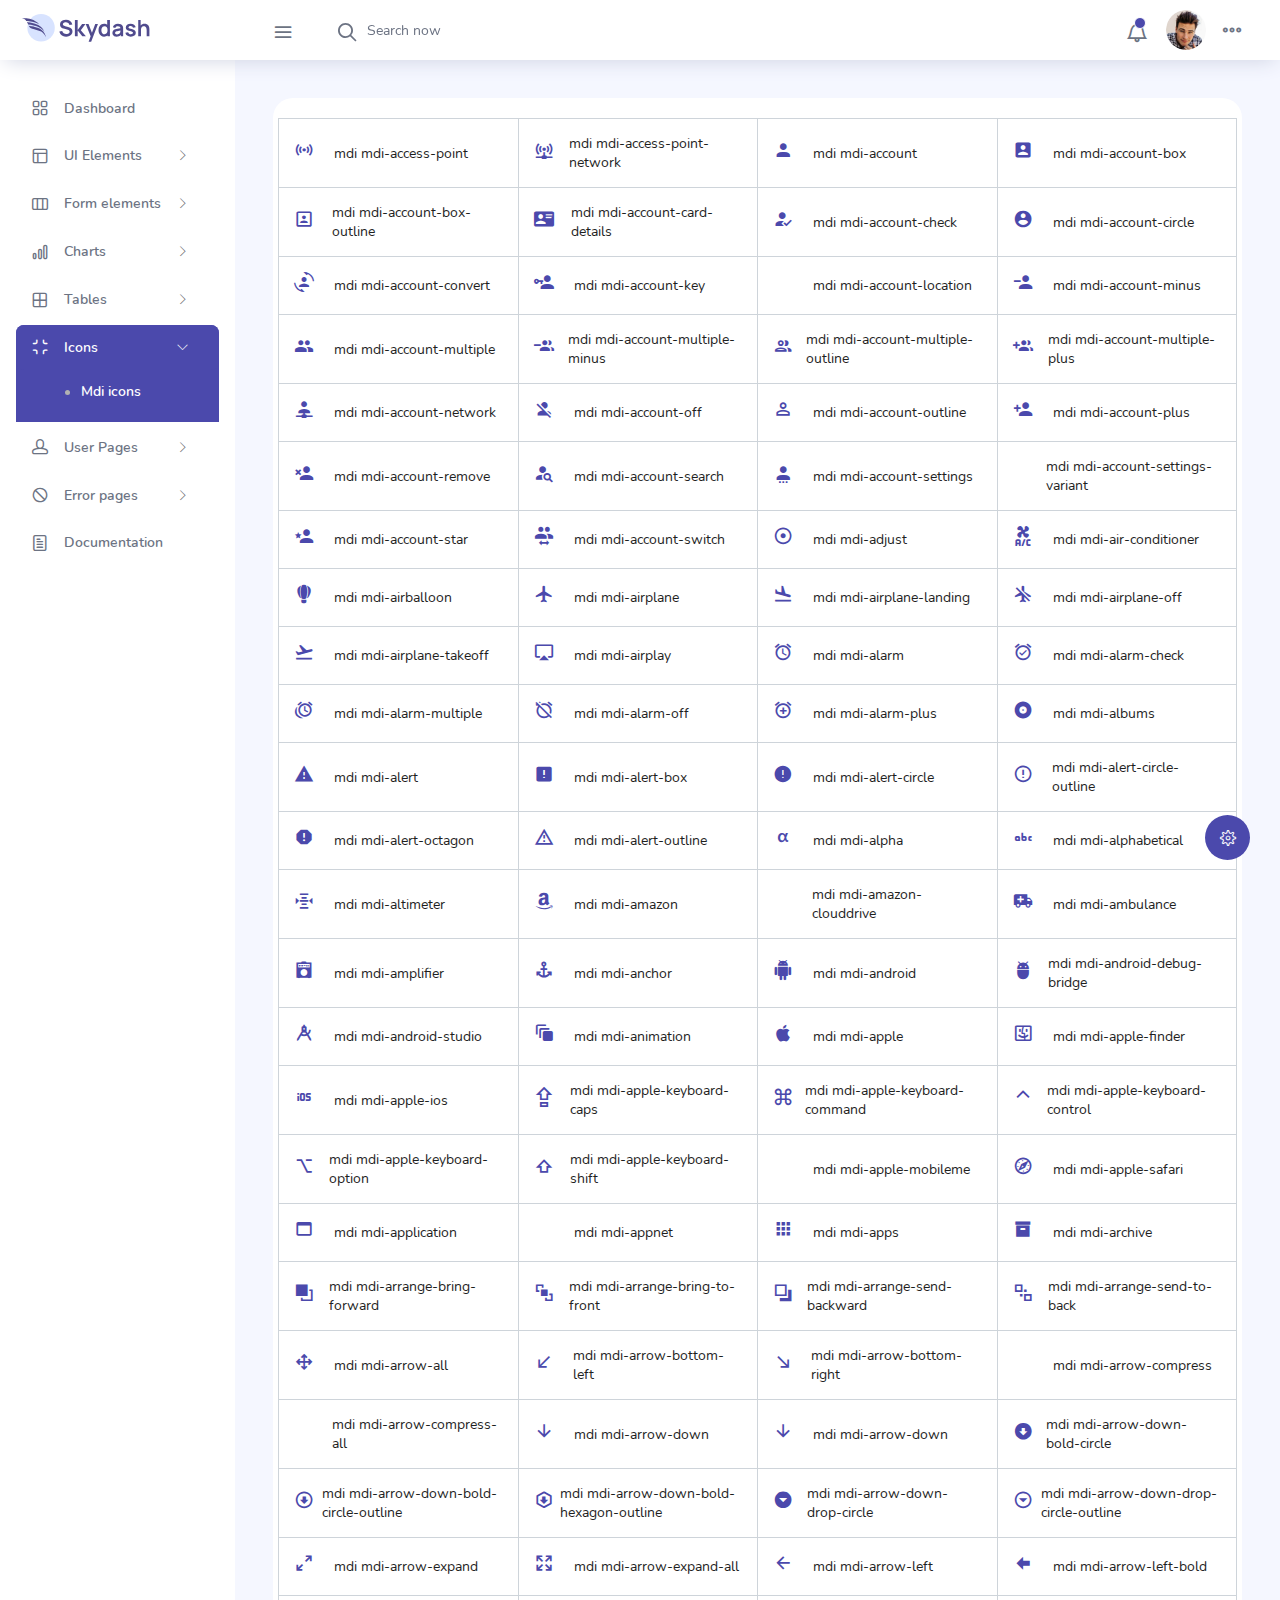
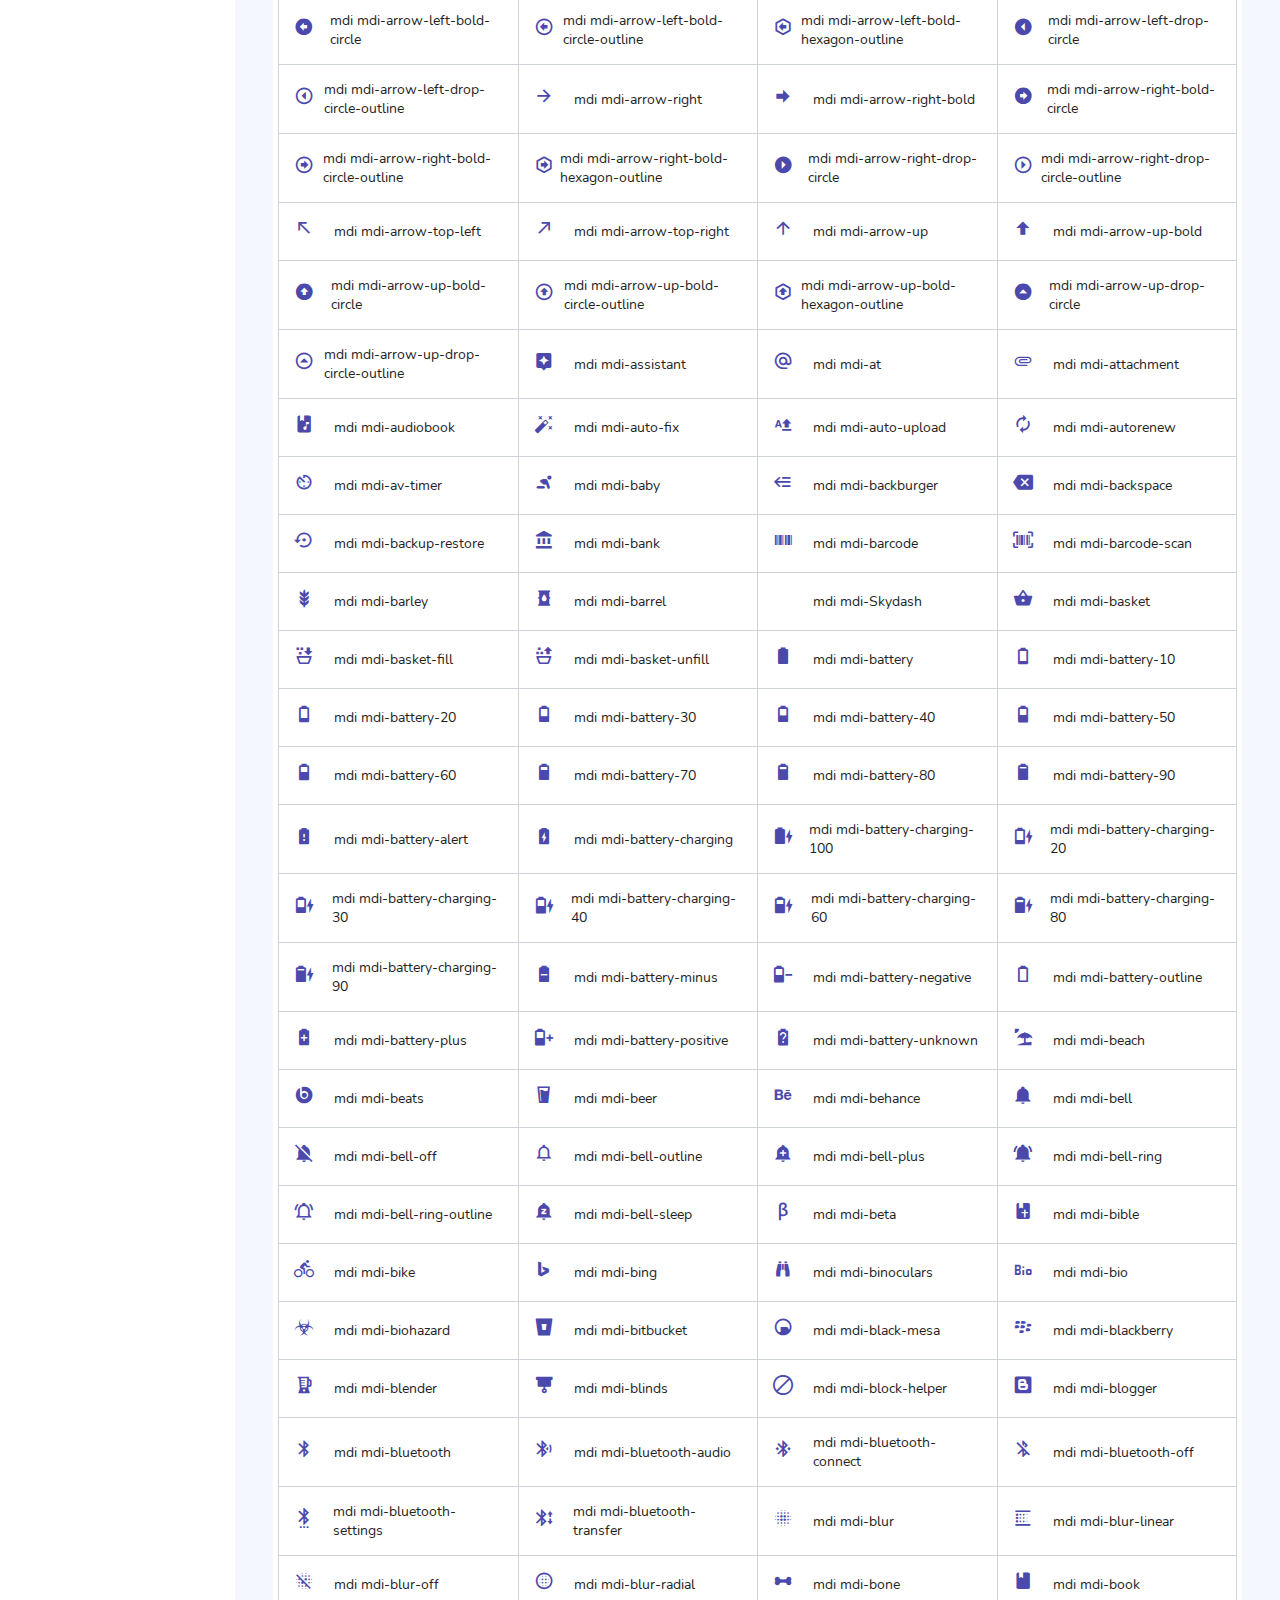
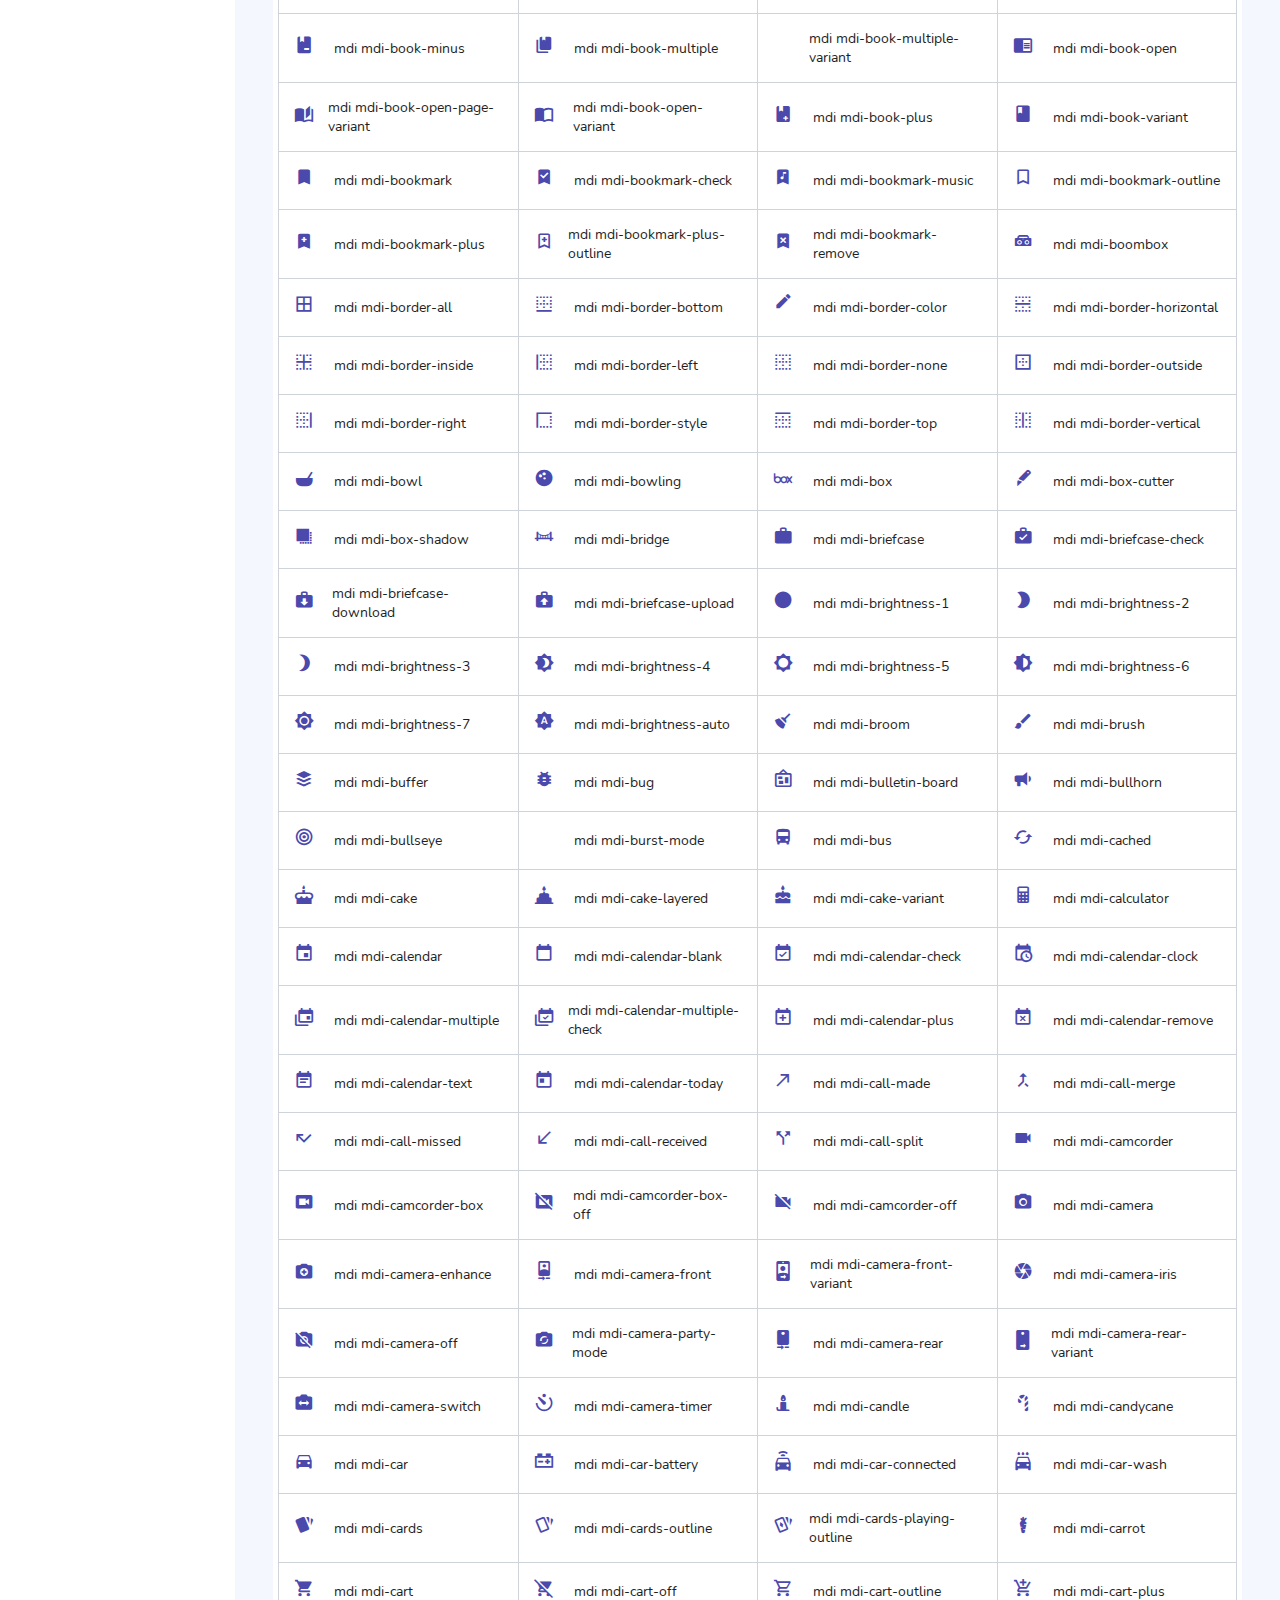
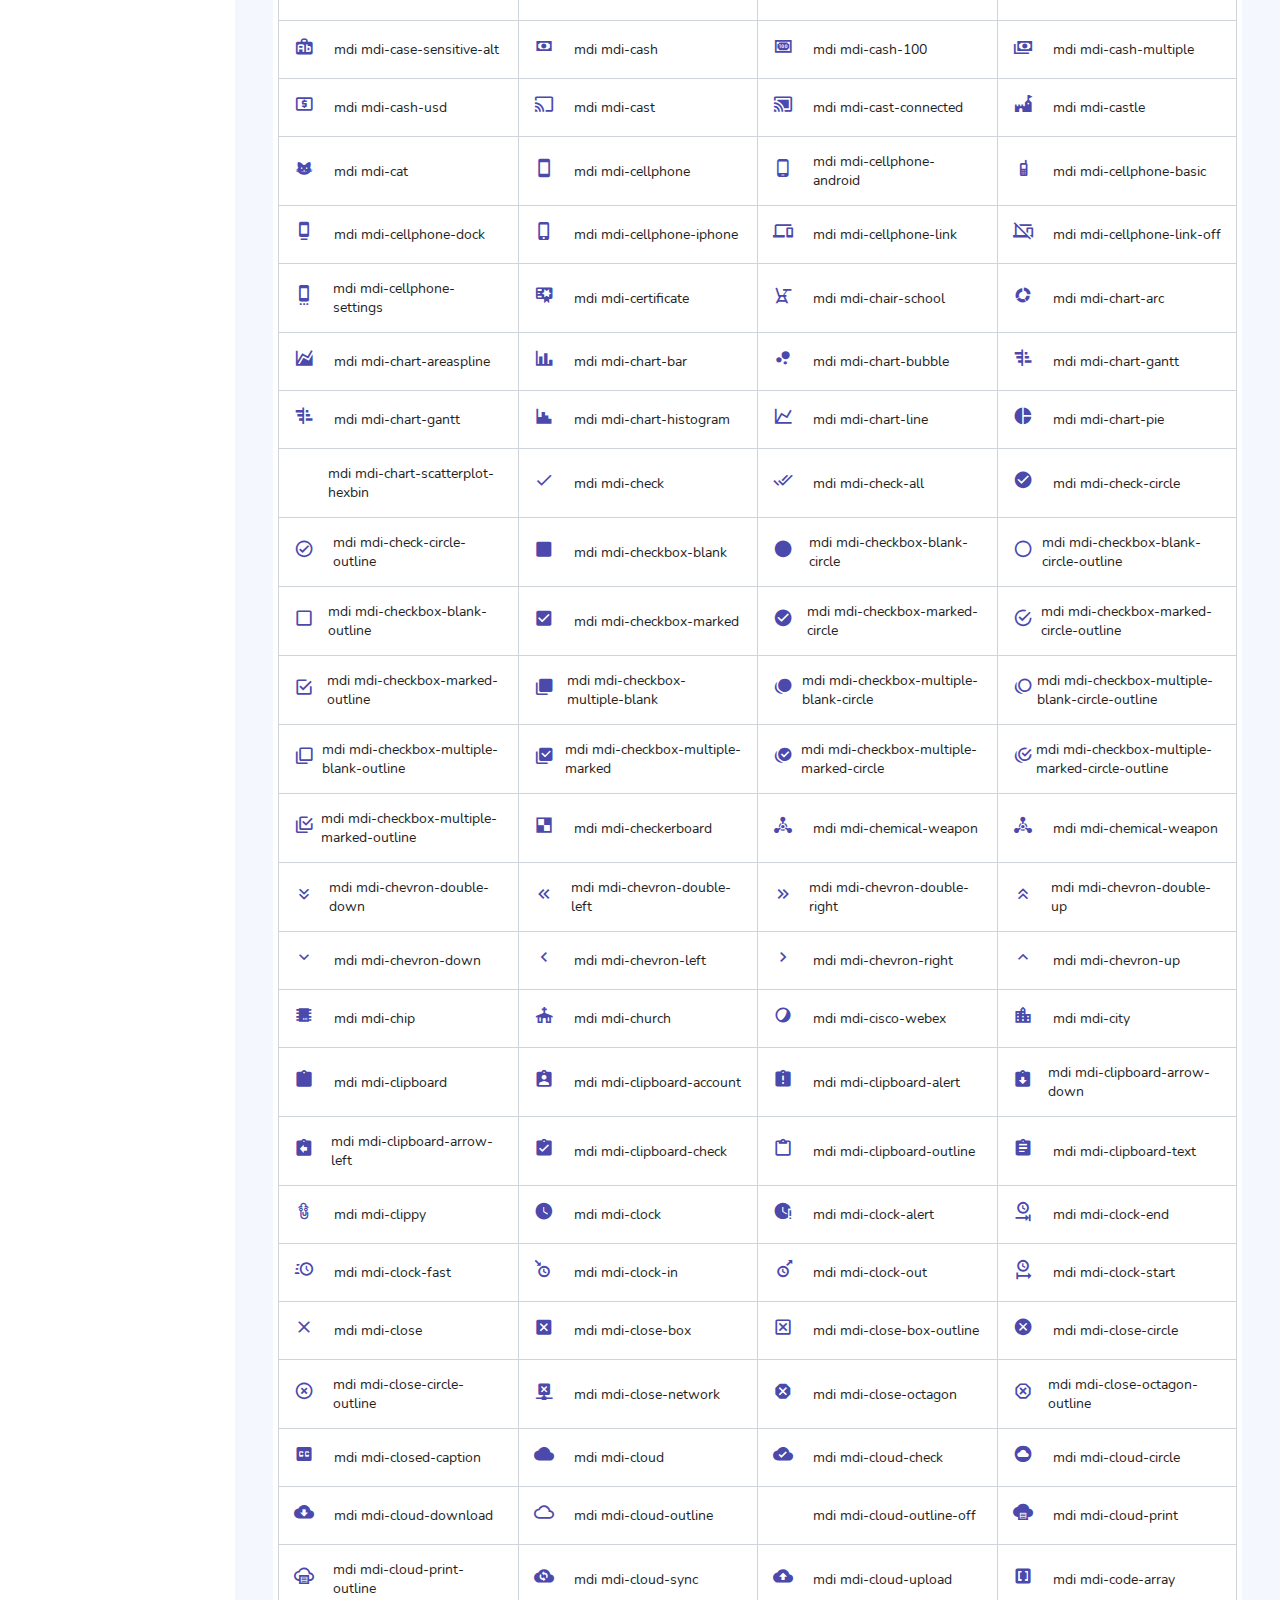
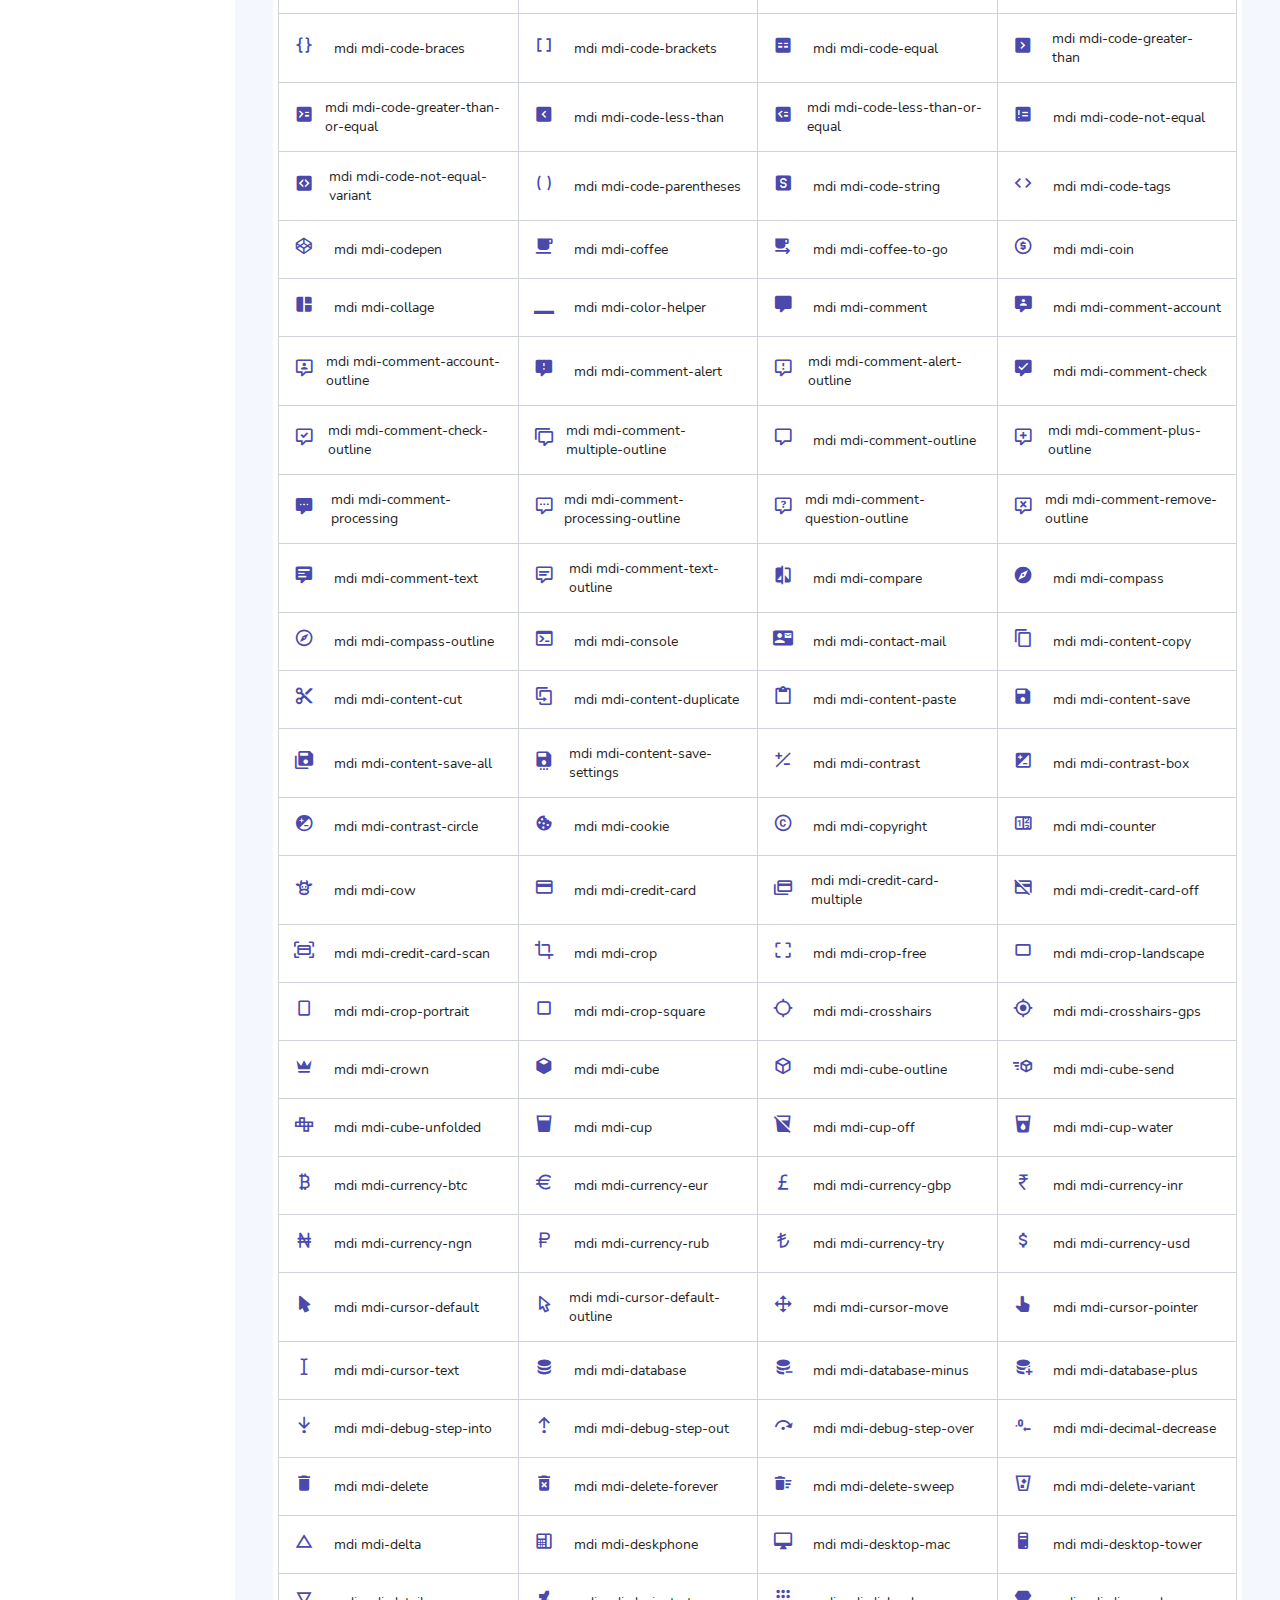
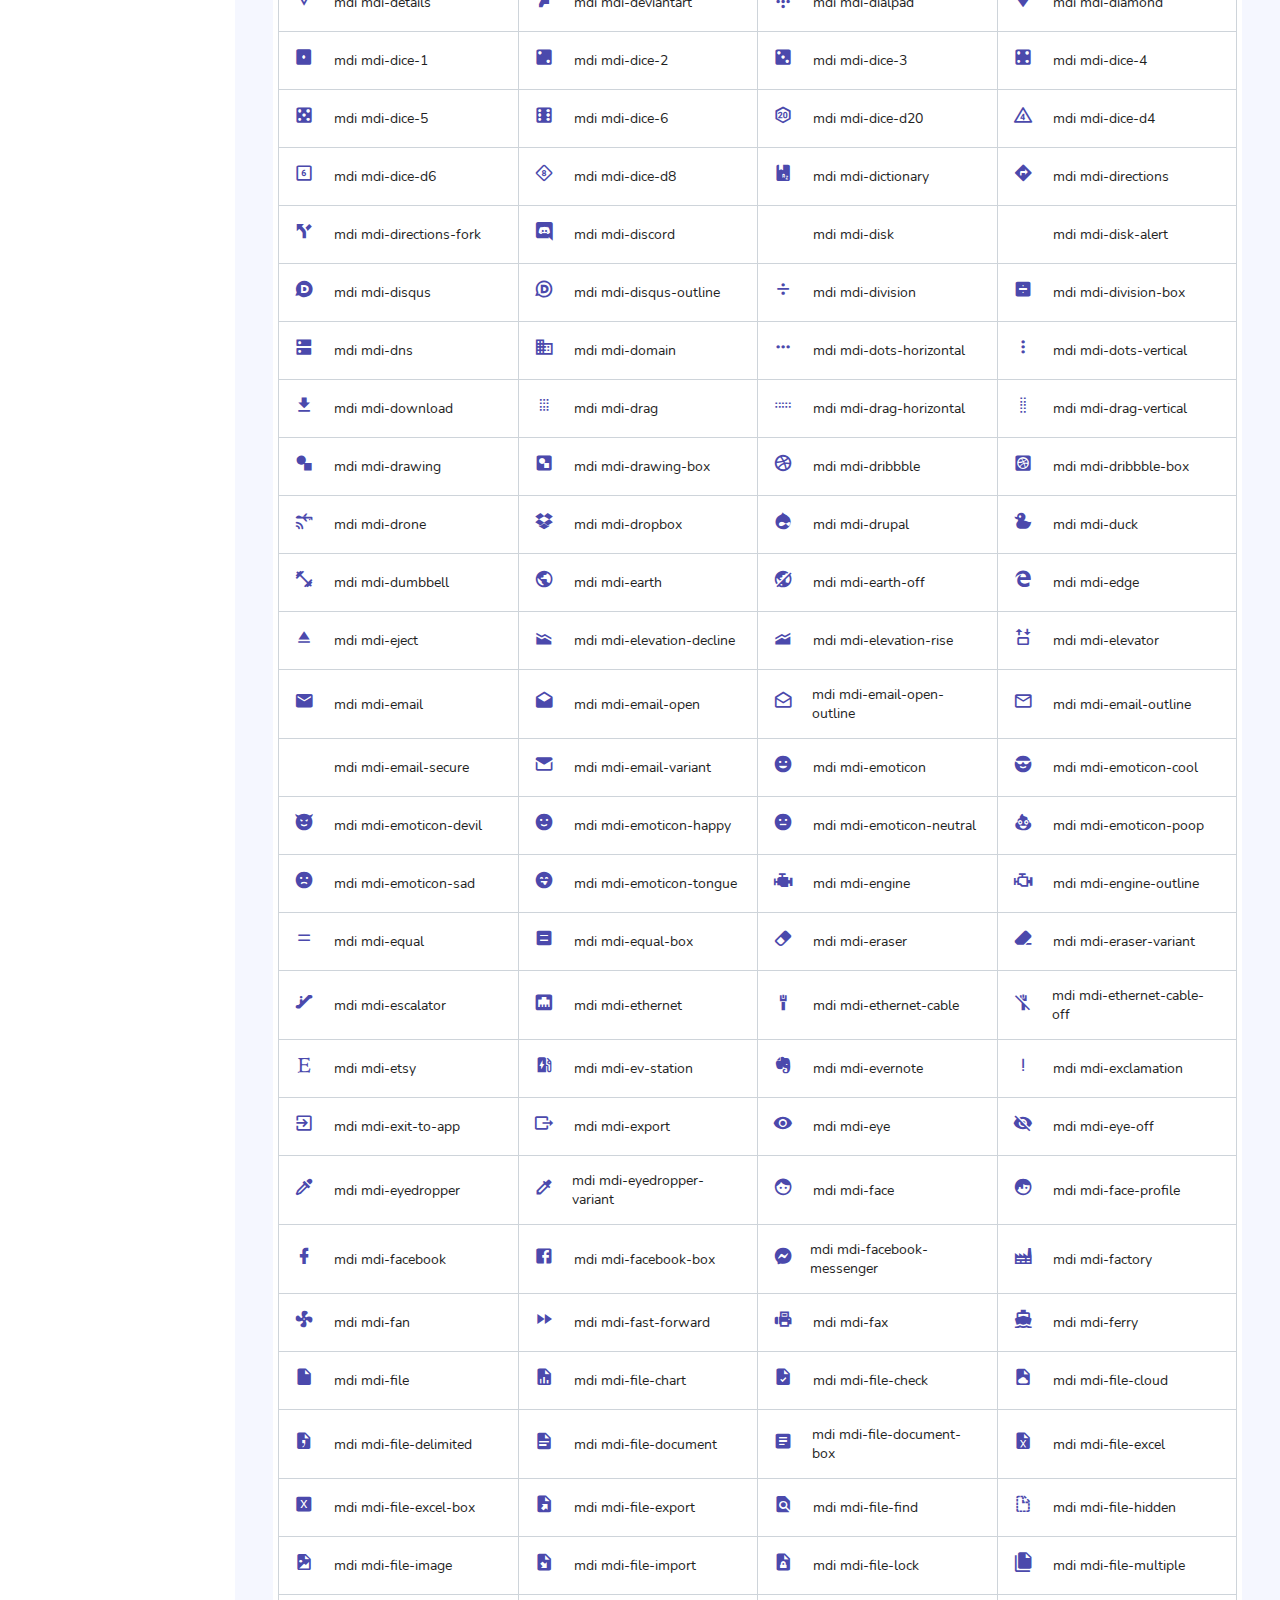
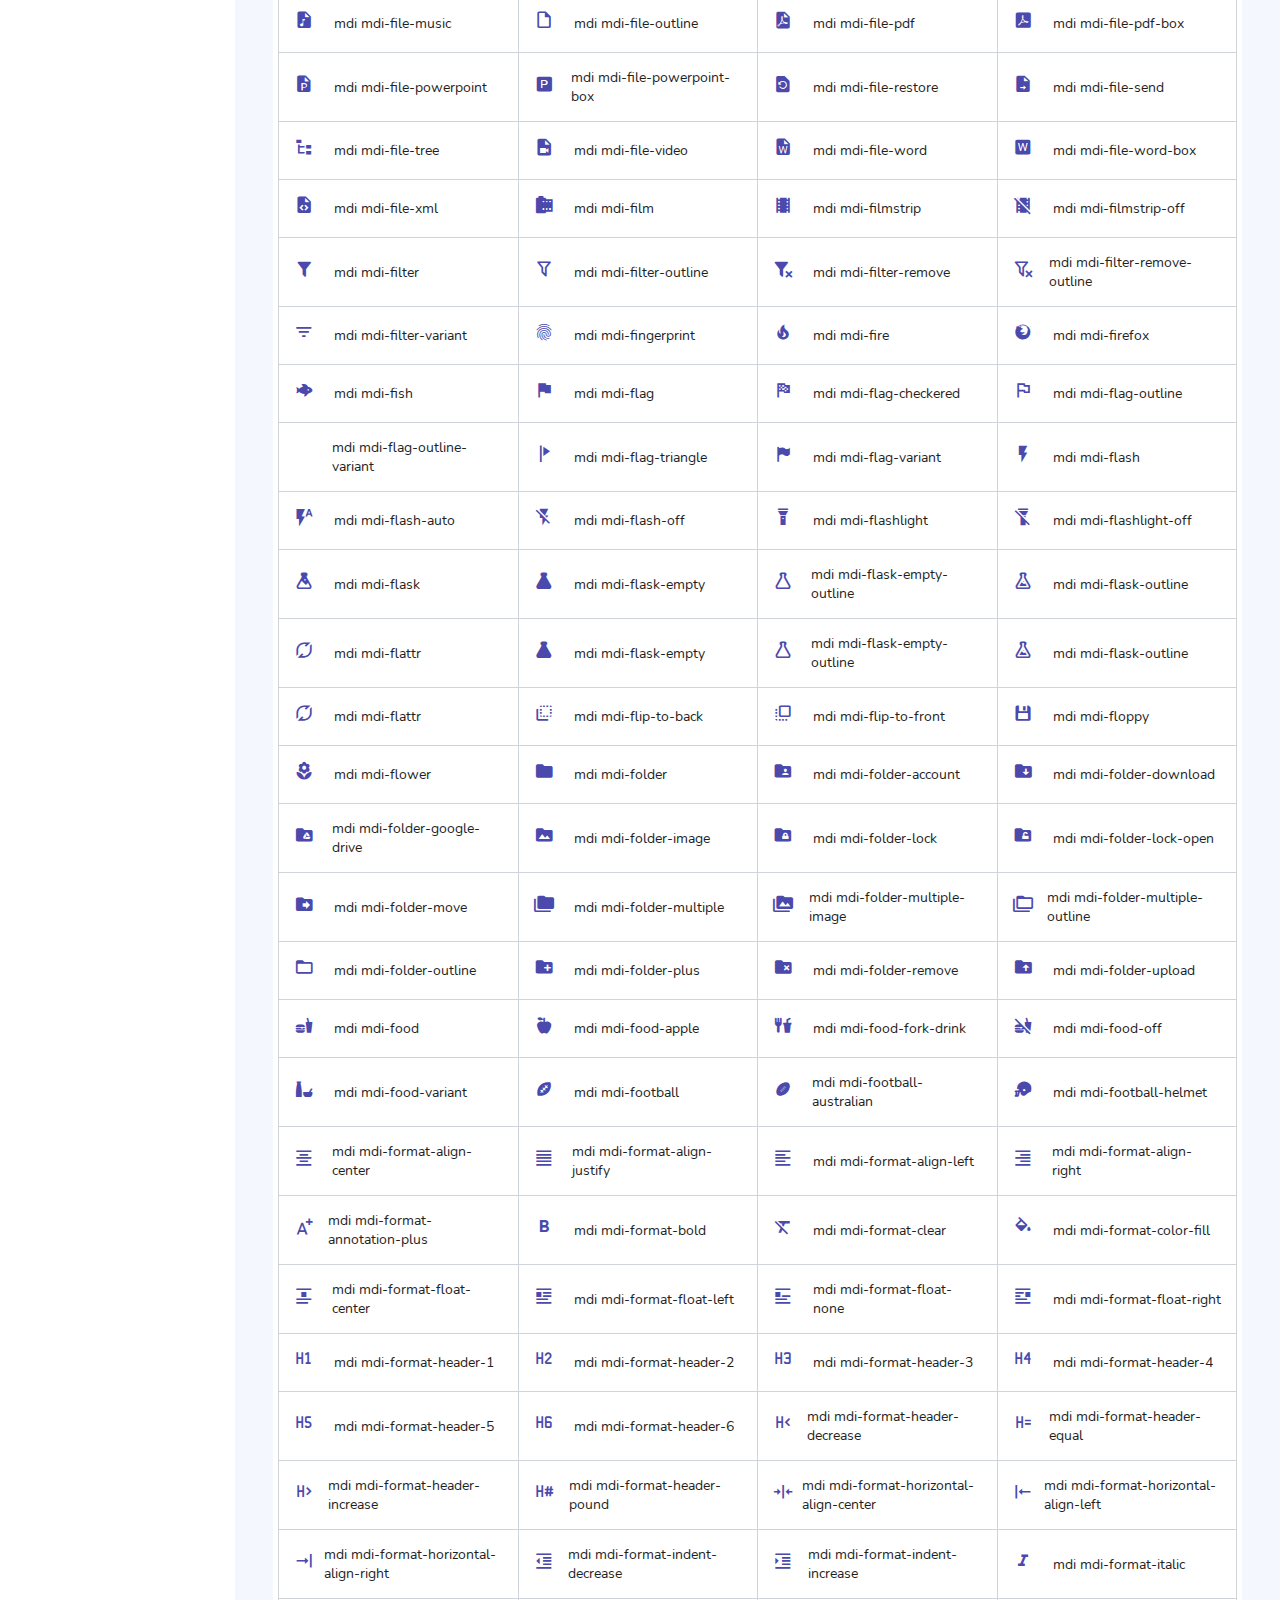
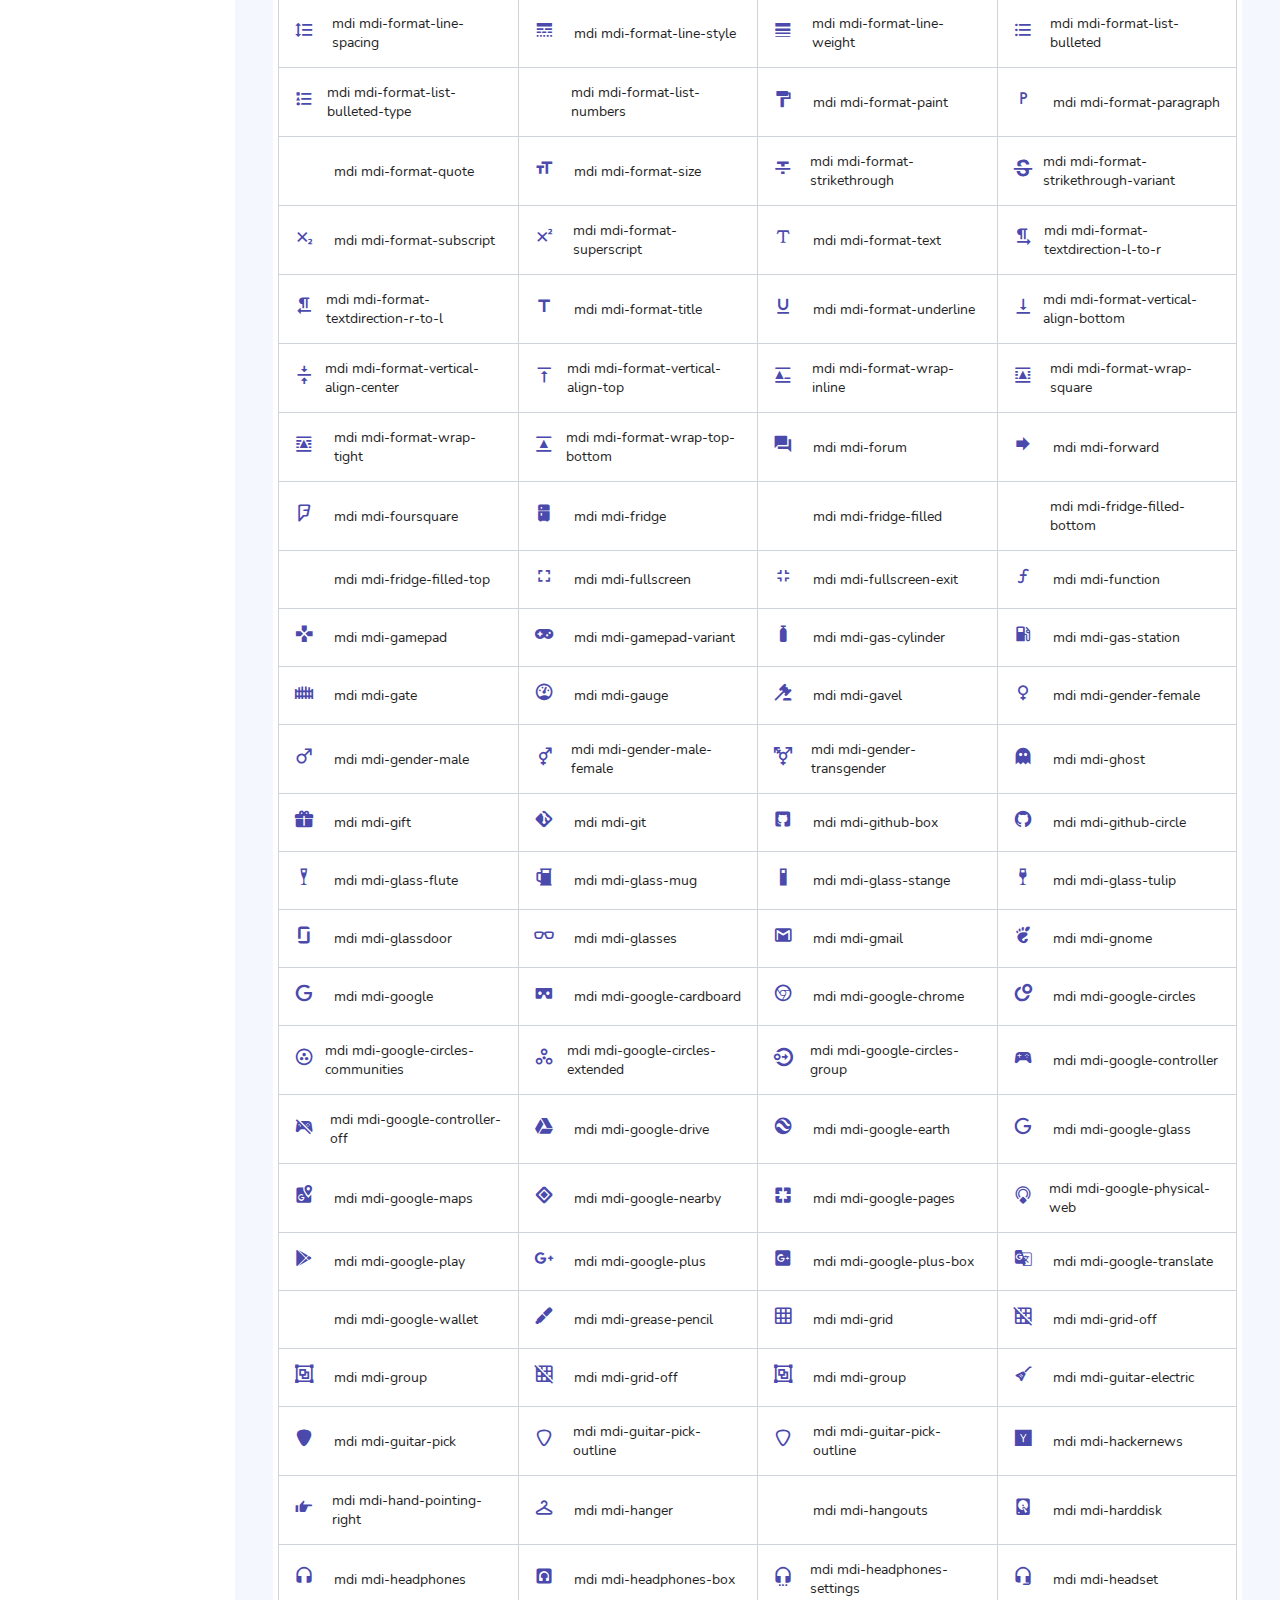
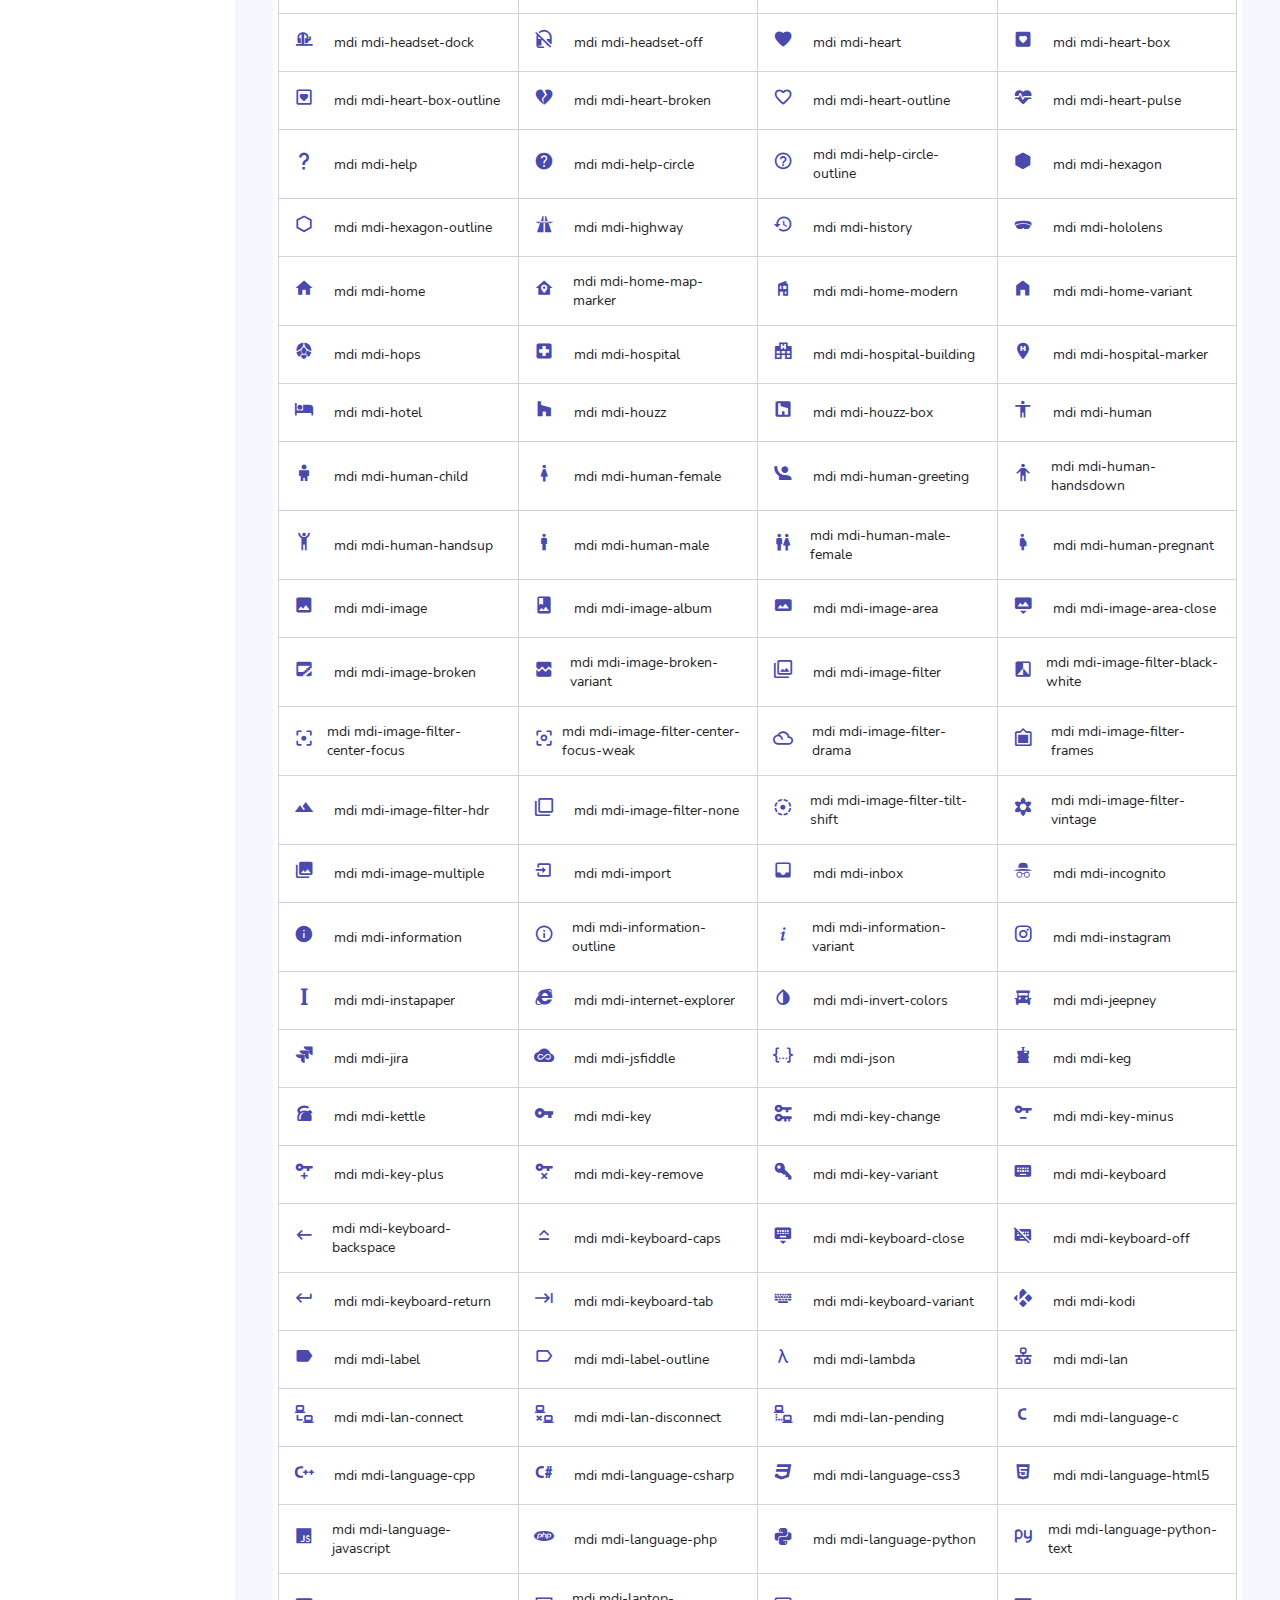
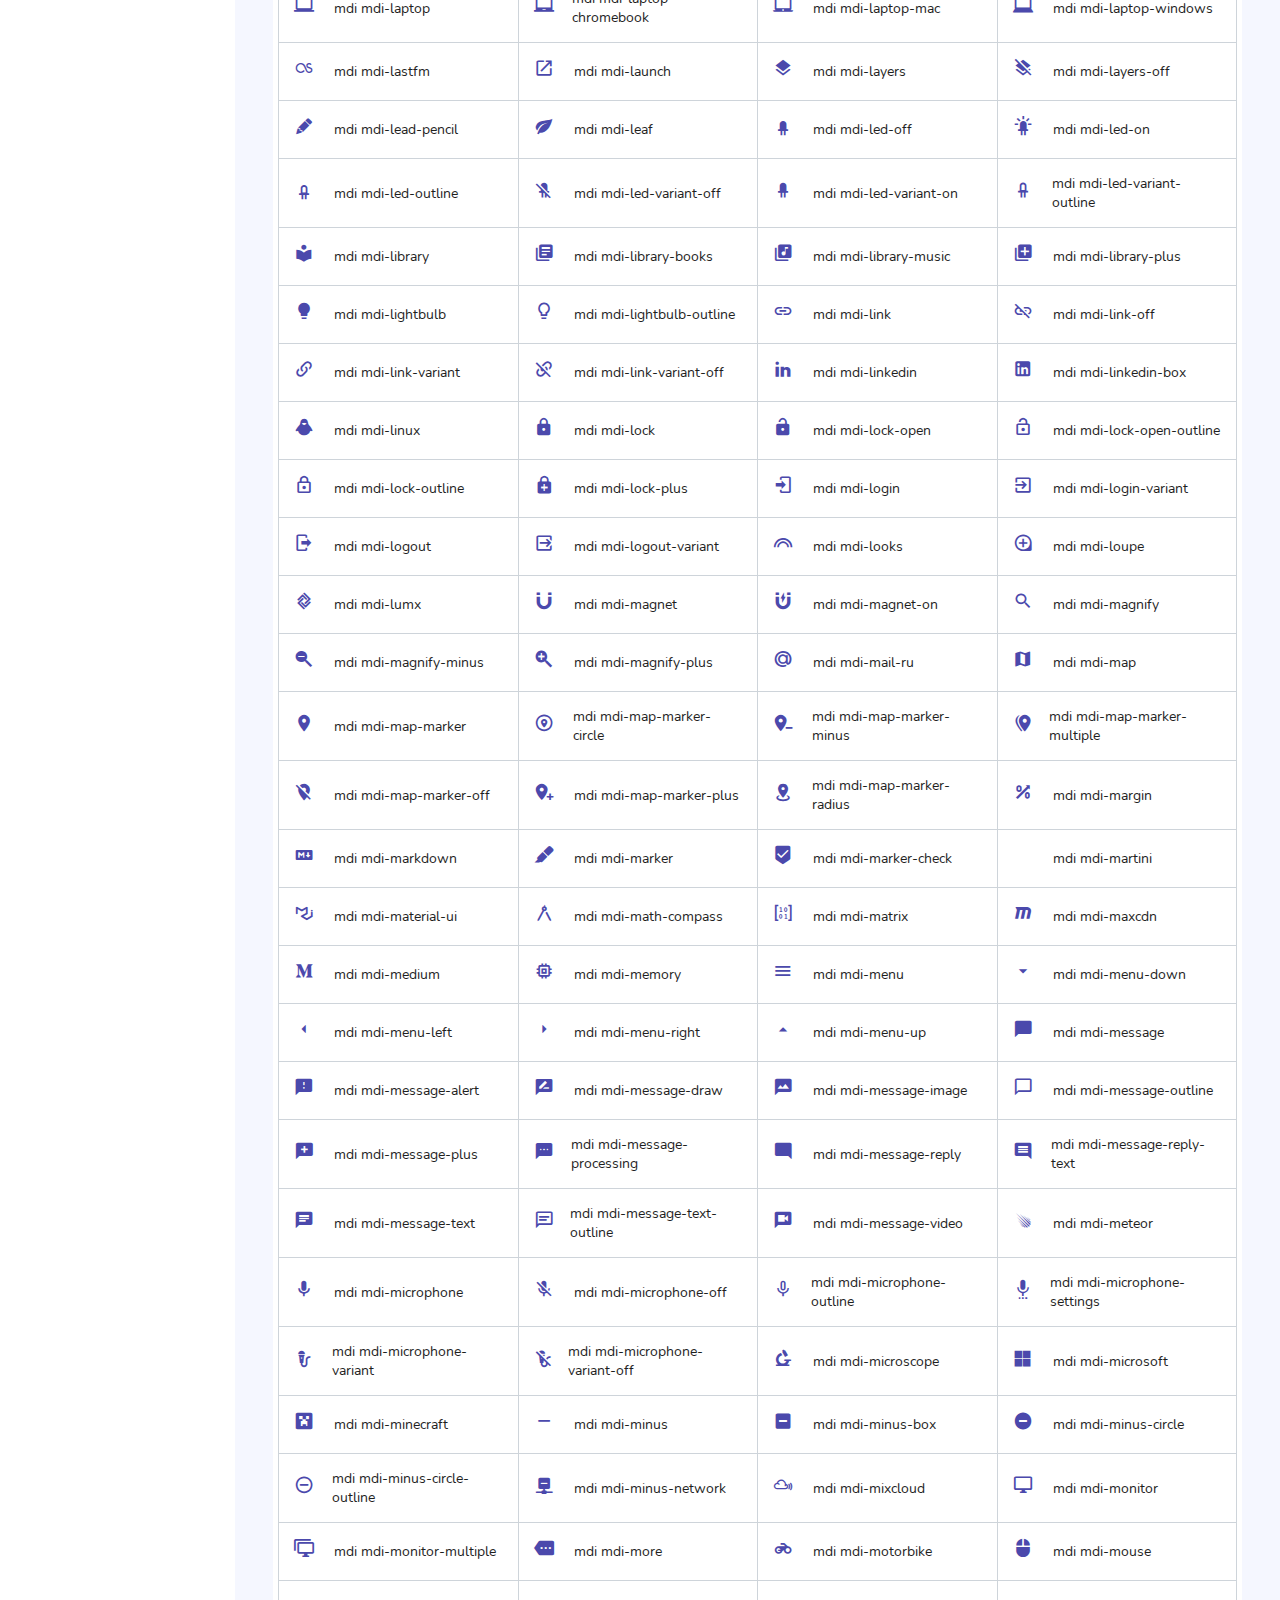
<file: lms/src/main/webapp/pages/icons/mdi.html>
<!DOCTYPE html>
<html lang="en">

<head>
  <!-- Required meta tags -->
  <meta charset="utf-8">
  <meta name="viewport" content="width=device-width, initial-scale=1, shrink-to-fit=no">
  <title>Skydash Admin</title>
  <!-- plugins:css -->
  <link rel="stylesheet" href="../../vendors/feather/feather.css">
  <link rel="stylesheet" href="../../vendors/ti-icons/css/themify-icons.css">
  <link rel="stylesheet" href="../../vendors/css/vendor.bundle.base.css">
  <!-- endinject -->
  <!-- Plugin css for this page -->
  <link rel="stylesheet" href="../../vendors/mdi/css/materialdesignicons.min.css">
  <!-- inject:css -->
  <link rel="stylesheet" href="../../css/vertical-layout-light/style.css">
  <!-- endinject -->
  <link rel="shortcut icon" href="../../images/favicon.png" />
</head>

<body>
  <div class=" container-scroller">
    <!-- partial:../../partials/_navbar.html -->
    <nav class="navbar col-lg-12 col-12 p-0 fixed-top d-flex flex-row">
      <div class="text-center navbar-brand-wrapper d-flex align-items-center justify-content-center">
        <a class="navbar-brand brand-logo mr-5" href="../../index.html"><img src="../../images/logo.svg" class="mr-2" alt="logo"/></a>
        <a class="navbar-brand brand-logo-mini" href="../../index.html"><img src="../../images/logo-mini.svg" alt="logo"/></a>
      </div>
      <div class="navbar-menu-wrapper d-flex align-items-center justify-content-end">
        <button class="navbar-toggler navbar-toggler align-self-center" type="button" data-toggle="minimize">
          <span class="icon-menu"></span>
        </button>
        <ul class="navbar-nav mr-lg-2">
          <li class="nav-item nav-search d-none d-lg-block">
            <div class="input-group">
              <div class="input-group-prepend hover-cursor" id="navbar-search-icon">
                <span class="input-group-text" id="search">
                  <i class="icon-search"></i>
                </span>
              </div>
              <input type="text" class="form-control" id="navbar-search-input" placeholder="Search now" aria-label="search" aria-describedby="search">
            </div>
          </li>
        </ul>
        <ul class="navbar-nav navbar-nav-right">
          <li class="nav-item dropdown">
            <a class="nav-link count-indicator dropdown-toggle" id="notificationDropdown" href="#" data-toggle="dropdown">
              <i class="icon-bell mx-0"></i>
              <span class="count"></span>
            </a>
            <div class="dropdown-menu dropdown-menu-right navbar-dropdown preview-list" aria-labelledby="notificationDropdown">
              <p class="mb-0 font-weight-normal float-left dropdown-header">Notifications</p>
              <a class="dropdown-item preview-item">
                <div class="preview-thumbnail">
                  <div class="preview-icon bg-success">
                    <i class="ti-info-alt mx-0"></i>
                  </div>
                </div>
                <div class="preview-item-content">
                  <h6 class="preview-subject font-weight-normal">Application Error</h6>
                  <p class="font-weight-light small-text mb-0 text-muted">
                    Just now
                  </p>
                </div>
              </a>
              <a class="dropdown-item preview-item">
                <div class="preview-thumbnail">
                  <div class="preview-icon bg-warning">
                    <i class="ti-settings mx-0"></i>
                  </div>
                </div>
                <div class="preview-item-content">
                  <h6 class="preview-subject font-weight-normal">Settings</h6>
                  <p class="font-weight-light small-text mb-0 text-muted">
                    Private message
                  </p>
                </div>
              </a>
              <a class="dropdown-item preview-item">
                <div class="preview-thumbnail">
                  <div class="preview-icon bg-info">
                    <i class="ti-user mx-0"></i>
                  </div>
                </div>
                <div class="preview-item-content">
                  <h6 class="preview-subject font-weight-normal">New user registration</h6>
                  <p class="font-weight-light small-text mb-0 text-muted">
                    2 days ago
                  </p>
                </div>
              </a>
            </div>
          </li>
          <li class="nav-item nav-profile dropdown">
            <a class="nav-link dropdown-toggle" href="#" data-toggle="dropdown" id="profileDropdown">
              <img src="../../images/faces/face28.jpg" alt="profile"/>
            </a>
            <div class="dropdown-menu dropdown-menu-right navbar-dropdown" aria-labelledby="profileDropdown">
              <a class="dropdown-item">
                <i class="ti-settings text-primary"></i>
                Settings
              </a>
              <a class="dropdown-item">
                <i class="ti-power-off text-primary"></i>
                Logout
              </a>
            </div>
          </li>
          <li class="nav-item nav-settings d-none d-lg-flex">
            <a class="nav-link" href="#">
              <i class="icon-ellipsis"></i>
            </a>
          </li>
        </ul>
        <button class="navbar-toggler navbar-toggler-right d-lg-none align-self-center" type="button" data-toggle="offcanvas">
          <span class="icon-menu"></span>
        </button>
      </div>
    </nav>
    <!-- partial -->
    <div class="container-fluid page-body-wrapper">
      <!-- partial:../../partials/_settings-panel.html -->
      <div class="theme-setting-wrapper">
        <div id="settings-trigger"><i class="ti-settings"></i></div>
        <div id="theme-settings" class="settings-panel">
          <i class="settings-close ti-close"></i>
          <p class="settings-heading">SIDEBAR SKINS</p>
          <div class="sidebar-bg-options selected" id="sidebar-light-theme"><div class="img-ss rounded-circle bg-light border mr-3"></div>Light</div>
          <div class="sidebar-bg-options" id="sidebar-dark-theme"><div class="img-ss rounded-circle bg-dark border mr-3"></div>Dark</div>
          <p class="settings-heading mt-2">HEADER SKINS</p>
          <div class="color-tiles mx-0 px-4">
            <div class="tiles success"></div>
            <div class="tiles warning"></div>
            <div class="tiles danger"></div>
            <div class="tiles info"></div>
            <div class="tiles dark"></div>
            <div class="tiles default"></div>
          </div>
        </div>
      </div>
      <div id="right-sidebar" class="settings-panel">
        <i class="settings-close ti-close"></i>
        <ul class="nav nav-tabs border-top" id="setting-panel" role="tablist">
          <li class="nav-item">
            <a class="nav-link active" id="todo-tab" data-toggle="tab" href="#todo-section" role="tab" aria-controls="todo-section" aria-expanded="true">TO DO LIST</a>
          </li>
          <li class="nav-item">
            <a class="nav-link" id="chats-tab" data-toggle="tab" href="#chats-section" role="tab" aria-controls="chats-section">CHATS</a>
          </li>
        </ul>
        <div class="tab-content" id="setting-content">
          <div class="tab-pane fade show active scroll-wrapper" id="todo-section" role="tabpanel" aria-labelledby="todo-section">
            <div class="add-items d-flex px-3 mb-0">
              <form class="form w-100">
                <div class="form-group d-flex">
                  <input type="text" class="form-control todo-list-input" placeholder="Add To-do">
                  <button type="submit" class="add btn btn-primary todo-list-add-btn" id="add-task">Add</button>
                </div>
              </form>
            </div>
            <div class="list-wrapper px-3">
              <ul class="d-flex flex-column-reverse todo-list">
                <li>
                  <div class="form-check">
                    <label class="form-check-label">
                      <input class="checkbox" type="checkbox">
                      Team review meeting at 3.00 PM
                    </label>
                  </div>
                  <i class="remove ti-close"></i>
                </li>
                <li>
                  <div class="form-check">
                    <label class="form-check-label">
                      <input class="checkbox" type="checkbox">
                      Prepare for presentation
                    </label>
                  </div>
                  <i class="remove ti-close"></i>
                </li>
                <li>
                  <div class="form-check">
                    <label class="form-check-label">
                      <input class="checkbox" type="checkbox">
                      Resolve all the low priority tickets due today
                    </label>
                  </div>
                  <i class="remove ti-close"></i>
                </li>
                <li class="completed">
                  <div class="form-check">
                    <label class="form-check-label">
                      <input class="checkbox" type="checkbox" checked>
                      Schedule meeting for next week
                    </label>
                  </div>
                  <i class="remove ti-close"></i>
                </li>
                <li class="completed">
                  <div class="form-check">
                    <label class="form-check-label">
                      <input class="checkbox" type="checkbox" checked>
                      Project review
                    </label>
                  </div>
                  <i class="remove ti-close"></i>
                </li>
              </ul>
            </div>
            <h4 class="px-3 text-muted mt-5 font-weight-light mb-0">Events</h4>
            <div class="events pt-4 px-3">
              <div class="wrapper d-flex mb-2">
                <i class="ti-control-record text-primary mr-2"></i>
                <span>Feb 11 2018</span>
              </div>
              <p class="mb-0 font-weight-thin text-gray">Creating component page build a js</p>
              <p class="text-gray mb-0">The total number of sessions</p>
            </div>
            <div class="events pt-4 px-3">
              <div class="wrapper d-flex mb-2">
                <i class="ti-control-record text-primary mr-2"></i>
                <span>Feb 7 2018</span>
              </div>
              <p class="mb-0 font-weight-thin text-gray">Meeting with Alisa</p>
              <p class="text-gray mb-0 ">Call Sarah Graves</p>
            </div>
          </div>
          <!-- To do section tab ends -->
          <div class="tab-pane fade" id="chats-section" role="tabpanel" aria-labelledby="chats-section">
            <div class="d-flex align-items-center justify-content-between border-bottom">
              <p class="settings-heading border-top-0 mb-3 pl-3 pt-0 border-bottom-0 pb-0">Friends</p>
              <small class="settings-heading border-top-0 mb-3 pt-0 border-bottom-0 pb-0 pr-3 font-weight-normal">See All</small>
            </div>
            <ul class="chat-list">
              <li class="list active">
                <div class="profile"><img src="../../images/faces/face1.jpg" alt="image"><span class="online"></span></div>
                <div class="info">
                  <p>Thomas Douglas</p>
                  <p>Available</p>
                </div>
                <small class="text-muted my-auto">19 min</small>
              </li>
              <li class="list">
                <div class="profile"><img src="../../images/faces/face2.jpg" alt="image"><span class="offline"></span></div>
                <div class="info">
                  <div class="wrapper d-flex">
                    <p>Catherine</p>
                  </div>
                  <p>Away</p>
                </div>
                <div class="badge badge-success badge-pill my-auto mx-2">4</div>
                <small class="text-muted my-auto">23 min</small>
              </li>
              <li class="list">
                <div class="profile"><img src="../../images/faces/face3.jpg" alt="image"><span class="online"></span></div>
                <div class="info">
                  <p>Daniel Russell</p>
                  <p>Available</p>
                </div>
                <small class="text-muted my-auto">14 min</small>
              </li>
              <li class="list">
                <div class="profile"><img src="../../images/faces/face4.jpg" alt="image"><span class="offline"></span></div>
                <div class="info">
                  <p>James Richardson</p>
                  <p>Away</p>
                </div>
                <small class="text-muted my-auto">2 min</small>
              </li>
              <li class="list">
                <div class="profile"><img src="../../images/faces/face5.jpg" alt="image"><span class="online"></span></div>
                <div class="info">
                  <p>Madeline Kennedy</p>
                  <p>Available</p>
                </div>
                <small class="text-muted my-auto">5 min</small>
              </li>
              <li class="list">
                <div class="profile"><img src="../../images/faces/face6.jpg" alt="image"><span class="online"></span></div>
                <div class="info">
                  <p>Sarah Graves</p>
                  <p>Available</p>
                </div>
                <small class="text-muted my-auto">47 min</small>
              </li>
            </ul>
          </div>
          <!-- chat tab ends -->
        </div>
      </div>
      <!-- partial -->
      <!-- partial:../../partials/_sidebar.html -->
      <nav class="sidebar sidebar-offcanvas" id="sidebar">
        <ul class="nav">
          <li class="nav-item">
            <a class="nav-link" href="../../index.html">
              <i class="icon-grid menu-icon"></i>
              <span class="menu-title">Dashboard</span>
            </a>
          </li>
          <li class="nav-item">
            <a class="nav-link" data-toggle="collapse" href="#ui-basic" aria-expanded="false" aria-controls="ui-basic">
              <i class="icon-layout menu-icon"></i>
              <span class="menu-title">UI Elements</span>
              <i class="menu-arrow"></i>
            </a>
            <div class="collapse" id="ui-basic">
              <ul class="nav flex-column sub-menu">
                <li class="nav-item"> <a class="nav-link" href="../../pages/ui-features/buttons.html">Buttons</a></li>
                <li class="nav-item"> <a class="nav-link" href="../../pages/ui-features/dropdowns.html">Dropdowns</a></li>
                <li class="nav-item"> <a class="nav-link" href="../../pages/ui-features/typography.html">Typography</a></li>
              </ul>
            </div>
          </li>
          <li class="nav-item">
            <a class="nav-link" data-toggle="collapse" href="#form-elements" aria-expanded="false" aria-controls="form-elements">
              <i class="icon-columns menu-icon"></i>
              <span class="menu-title">Form elements</span>
              <i class="menu-arrow"></i>
            </a>
            <div class="collapse" id="form-elements">
              <ul class="nav flex-column sub-menu">
                <li class="nav-item"><a class="nav-link" href="../../pages/forms/basic_elements.html">Basic Elements</a></li>
              </ul>
            </div>
          </li>
          <li class="nav-item">
            <a class="nav-link" data-toggle="collapse" href="#charts" aria-expanded="false" aria-controls="charts">
              <i class="icon-bar-graph menu-icon"></i>
              <span class="menu-title">Charts</span>
              <i class="menu-arrow"></i>
            </a>
            <div class="collapse" id="charts">
              <ul class="nav flex-column sub-menu">
                <li class="nav-item"> <a class="nav-link" href="../../pages/charts/chartjs.html">ChartJs</a></li>
              </ul>
            </div>
          </li>
          <li class="nav-item">
            <a class="nav-link" data-toggle="collapse" href="#tables" aria-expanded="false" aria-controls="tables">
              <i class="icon-grid-2 menu-icon"></i>
              <span class="menu-title">Tables</span>
              <i class="menu-arrow"></i>
            </a>
            <div class="collapse" id="tables">
              <ul class="nav flex-column sub-menu">
                <li class="nav-item"> <a class="nav-link" href="../../pages/tables/basic-table.html">Basic table</a></li>
              </ul>
            </div>
          </li>
          <li class="nav-item">
            <a class="nav-link" data-toggle="collapse" href="#icons" aria-expanded="false" aria-controls="icons">
              <i class="icon-contract menu-icon"></i>
              <span class="menu-title">Icons</span>
              <i class="menu-arrow"></i>
            </a>
            <div class="collapse" id="icons">
              <ul class="nav flex-column sub-menu">
                <li class="nav-item"> <a class="nav-link" href="../../pages/icons/mdi.html">Mdi icons</a></li>
              </ul>
            </div>
          </li>
          <li class="nav-item">
            <a class="nav-link" data-toggle="collapse" href="#auth" aria-expanded="false" aria-controls="auth">
              <i class="icon-head menu-icon"></i>
              <span class="menu-title">User Pages</span>
              <i class="menu-arrow"></i>
            </a>
            <div class="collapse" id="auth">
              <ul class="nav flex-column sub-menu">
                <li class="nav-item"> <a class="nav-link" href="../../pages/samples/login.html"> Login </a></li>
                <li class="nav-item"> <a class="nav-link" href="../../pages/samples/register.html"> Register </a></li>
              </ul>
            </div>
          </li>
          <li class="nav-item">
            <a class="nav-link" data-toggle="collapse" href="#error" aria-expanded="false" aria-controls="error">
              <i class="icon-ban menu-icon"></i>
              <span class="menu-title">Error pages</span>
              <i class="menu-arrow"></i>
            </a>
            <div class="collapse" id="error">
              <ul class="nav flex-column sub-menu">
                <li class="nav-item"> <a class="nav-link" href="../../pages/samples/error-404.html"> 404 </a></li>
                <li class="nav-item"> <a class="nav-link" href="../../pages/samples/error-500.html"> 500 </a></li>
              </ul>
            </div>
          </li>
          <li class="nav-item">
            <a class="nav-link" href="../../pages/documentation/documentation.html">
              <i class="icon-paper menu-icon"></i>
              <span class="menu-title">Documentation</span>
            </a>
          </li>
        </ul>
      </nav>
      <!-- partial -->
      <div class="main-panel">        
        <div class="content-wrapper">
          <div class="row">
            <div class="col-lg-12 grid-margin">
              <div class="card">
                <div class="card-body">
                  <div class="row icons-list">
                    <div class="col-sm-6 col-md-4 col-lg-3">
                        <i class="mdi mdi-access-point"></i> mdi mdi-access-point
                    </div>
                    <div class="col-sm-6 col-md-4 col-lg-3">
                        <i class="mdi mdi-access-point-network"></i> mdi mdi-access-point-network
                    </div>
                    <div class="col-sm-6 col-md-4 col-lg-3">
                        <i class="mdi mdi-account"></i> mdi mdi-account
                    </div>
                    <div class="col-sm-6 col-md-4 col-lg-3">
                        <i class="mdi mdi-account-box"></i> mdi mdi-account-box
                    </div>
                    <div class="col-sm-6 col-md-4 col-lg-3">
                        <i class="mdi mdi-account-box-outline"></i> mdi mdi-account-box-outline
                    </div>
                    <div class="col-sm-6 col-md-4 col-lg-3">
                        <i class="mdi mdi-account-card-details"></i> mdi mdi-account-card-details
                    </div>
                    <div class="col-sm-6 col-md-4 col-lg-3">
                        <i class="mdi mdi-account-check"></i> mdi mdi-account-check
                    </div>
                    <div class="col-sm-6 col-md-4 col-lg-3">
                        <i class="mdi mdi-account-circle"></i> mdi mdi-account-circle
                    </div>
                    <div class="col-sm-6 col-md-4 col-lg-3">
                        <i class="mdi mdi-account-convert"></i> mdi mdi-account-convert
                    </div>
                    <div class="col-sm-6 col-md-4 col-lg-3">
                        <i class="mdi mdi-account-key"></i> mdi mdi-account-key
                    </div>
                    <div class="col-sm-6 col-md-4 col-lg-3">
                        <i class="mdi mdi-account-location"></i> mdi mdi-account-location
                    </div>
                    <div class="col-sm-6 col-md-4 col-lg-3">
                        <i class="mdi mdi-account-minus"></i> mdi mdi-account-minus
                    </div>
                    <div class="col-sm-6 col-md-4 col-lg-3">
                        <i class="mdi mdi-account-multiple"></i> mdi mdi-account-multiple
                    </div>
                    <div class="col-sm-6 col-md-4 col-lg-3">
                        <i class="mdi mdi-account-multiple-minus"></i> mdi mdi-account-multiple-minus
                    </div>
                    <div class="col-sm-6 col-md-4 col-lg-3">
                        <i class="mdi mdi-account-multiple-outline"></i> mdi mdi-account-multiple-outline
                    </div>
                    <div class="col-sm-6 col-md-4 col-lg-3">
                        <i class="mdi mdi-account-multiple-plus"></i> mdi mdi-account-multiple-plus
                    </div>
                    <div class="col-sm-6 col-md-4 col-lg-3">
                        <i class="mdi mdi-account-network"></i> mdi mdi-account-network
                    </div>
                    <div class="col-sm-6 col-md-4 col-lg-3">
                        <i class="mdi mdi-account-off"></i> mdi mdi-account-off
                    </div>
                    <div class="col-sm-6 col-md-4 col-lg-3">
                        <i class="mdi mdi-account-outline"></i> mdi mdi-account-outline
                    </div>
                    <div class="col-sm-6 col-md-4 col-lg-3">
                        <i class="mdi mdi-account-plus"></i> mdi mdi-account-plus
                    </div>
                    <div class="col-sm-6 col-md-4 col-lg-3">
                        <i class="mdi mdi-account-remove"></i> mdi mdi-account-remove
                    </div>
                    <div class="col-sm-6 col-md-4 col-lg-3">
                        <i class="mdi mdi-account-search"></i> mdi mdi-account-search
                    </div>
                    <div class="col-sm-6 col-md-4 col-lg-3">
                        <i class="mdi mdi-account-settings"></i> mdi mdi-account-settings
                    </div>
                    <div class="col-sm-6 col-md-4 col-lg-3">
                        <i class="mdi mdi-account-settings-variant"></i> mdi mdi-account-settings-variant
                    </div>
                    <div class="col-sm-6 col-md-4 col-lg-3">
                        <i class="mdi mdi-account-star"></i> mdi mdi-account-star
                    </div>
                    <div class="col-sm-6 col-md-4 col-lg-3">
                        <i class="mdi mdi-account-switch"></i> mdi mdi-account-switch
                    </div>
                    <div class="col-sm-6 col-md-4 col-lg-3">
                        <i class="mdi mdi-adjust"></i> mdi mdi-adjust
                    </div>
                    <div class="col-sm-6 col-md-4 col-lg-3">
                        <i class="mdi mdi-air-conditioner"></i> mdi mdi-air-conditioner
                    </div>
                    <div class="col-sm-6 col-md-4 col-lg-3">
                        <i class="mdi mdi-airballoon"></i> mdi mdi-airballoon
                    </div>
                    <div class="col-sm-6 col-md-4 col-lg-3">
                        <i class="mdi mdi-airplane"></i> mdi mdi-airplane
                    </div>
                    <div class="col-sm-6 col-md-4 col-lg-3">
                        <i class="mdi mdi-airplane-landing"></i> mdi mdi-airplane-landing
                    </div>
                    <div class="col-sm-6 col-md-4 col-lg-3">
                        <i class="mdi mdi-airplane-off"></i> mdi mdi-airplane-off
                    </div>
                    <div class="col-sm-6 col-md-4 col-lg-3">
                        <i class="mdi mdi-airplane-takeoff"></i> mdi mdi-airplane-takeoff
                    </div>
                    <div class="col-sm-6 col-md-4 col-lg-3">
                        <i class="mdi mdi-airplay"></i> mdi mdi-airplay
                    </div>
                    <div class="col-sm-6 col-md-4 col-lg-3">
                        <i class="mdi mdi-alarm"></i> mdi mdi-alarm
                    </div>
                    <div class="col-sm-6 col-md-4 col-lg-3">
                        <i class="mdi mdi-alarm-check"></i> mdi mdi-alarm-check
                    </div>
                    <div class="col-sm-6 col-md-4 col-lg-3">
                        <i class="mdi mdi-alarm-multiple"></i> mdi mdi-alarm-multiple
                    </div>
                    <div class="col-sm-6 col-md-4 col-lg-3">
                        <i class="mdi mdi-alarm-off"></i> mdi mdi-alarm-off
                    </div>
                    <div class="col-sm-6 col-md-4 col-lg-3">
                        <i class="mdi mdi-alarm-plus"></i> mdi mdi-alarm-plus
                    </div>
                    <div class="col-sm-6 col-md-4 col-lg-3">
                        <i class="mdi mdi-album"></i> mdi mdi-albums
                    </div>
                    <div class="col-sm-6 col-md-4 col-lg-3">
                        <i class="mdi mdi-alert"></i> mdi mdi-alert
                    </div>
                    <div class="col-sm-6 col-md-4 col-lg-3">
                        <i class="mdi mdi-alert-box"></i> mdi mdi-alert-box
                    </div>
                    <div class="col-sm-6 col-md-4 col-lg-3">
                        <i class="mdi mdi-alert-circle"></i> mdi mdi-alert-circle
                    </div>
                    <div class="col-sm-6 col-md-4 col-lg-3">
                        <i class="mdi mdi-alert-circle-outline"></i> mdi mdi-alert-circle-outline
                    </div>
                    <div class="col-sm-6 col-md-4 col-lg-3">
                        <i class="mdi mdi-alert-octagon"></i> mdi mdi-alert-octagon
                    </div>
                    <div class="col-sm-6 col-md-4 col-lg-3">
                        <i class="mdi mdi-alert-outline"></i> mdi mdi-alert-outline
                    </div>
                    <div class="col-sm-6 col-md-4 col-lg-3">
                        <i class="mdi mdi-alpha"></i> mdi mdi-alpha
                    </div>
                    <div class="col-sm-6 col-md-4 col-lg-3">
                        <i class="mdi mdi-alphabetical"></i> mdi mdi-alphabetical
                    </div>
                    <div class="col-sm-6 col-md-4 col-lg-3">
                        <i class="mdi mdi-altimeter"></i> mdi mdi-altimeter
                    </div>
                    <div class="col-sm-6 col-md-4 col-lg-3">
                        <i class="mdi mdi-amazon"></i> mdi mdi-amazon
                    </div>
                    <div class="col-sm-6 col-md-4 col-lg-3">
                        <i class="mdi mdi-amazon-clouddrive"></i> mdi mdi-amazon-clouddrive
                    </div>
                    <div class="col-sm-6 col-md-4 col-lg-3">
                        <i class="mdi mdi-ambulance"></i> mdi mdi-ambulance
                    </div>
                    <div class="col-sm-6 col-md-4 col-lg-3">
                        <i class="mdi mdi-amplifier"></i> mdi mdi-amplifier
                    </div>
                    <div class="col-sm-6 col-md-4 col-lg-3">
                        <i class="mdi mdi-anchor"></i> mdi mdi-anchor
                    </div>
                    <div class="col-sm-6 col-md-4 col-lg-3">
                        <i class="mdi mdi-android"></i> mdi mdi-android
                    </div>
                    <div class="col-sm-6 col-md-4 col-lg-3">
                        <i class="mdi mdi-android-debug-bridge"></i> mdi mdi-android-debug-bridge
                    </div>
                    <div class="col-sm-6 col-md-4 col-lg-3">
                        <i class="mdi mdi-android-studio"></i> mdi mdi-android-studio
                    </div>
                    <div class="col-sm-6 col-md-4 col-lg-3">
                        <i class="mdi mdi-animation"></i> mdi mdi-animation
                    </div>
                    <div class="col-sm-6 col-md-4 col-lg-3">
                        <i class="mdi mdi-apple"></i> mdi mdi-apple
                    </div>
                    <div class="col-sm-6 col-md-4 col-lg-3">
                        <i class="mdi mdi-apple-finder"></i> mdi mdi-apple-finder
                    </div>
                    <div class="col-sm-6 col-md-4 col-lg-3">
                        <i class="mdi mdi-apple-ios"></i> mdi mdi-apple-ios
                    </div>
                    <div class="col-sm-6 col-md-4 col-lg-3">
                        <i class="mdi mdi-apple-keyboard-caps"></i> mdi mdi-apple-keyboard-caps
                    </div>
                    <div class="col-sm-6 col-md-4 col-lg-3">
                        <i class="mdi mdi-apple-keyboard-command"></i> mdi mdi-apple-keyboard-command
                    </div>
                    <div class="col-sm-6 col-md-4 col-lg-3">
                        <i class="mdi mdi-apple-keyboard-control"></i> mdi mdi-apple-keyboard-control
                    </div>
                    <div class="col-sm-6 col-md-4 col-lg-3">
                        <i class="mdi mdi-apple-keyboard-option"></i> mdi mdi-apple-keyboard-option
                    </div>
                    <div class="col-sm-6 col-md-4 col-lg-3">
                        <i class="mdi mdi-apple-keyboard-shift"></i> mdi mdi-apple-keyboard-shift
                    </div>
                    <div class="col-sm-6 col-md-4 col-lg-3">
                        <i class="mdi mdi-apple-mobileme "></i> mdi mdi-apple-mobileme
                    </div>
                    <div class="col-sm-6 col-md-4 col-lg-3">
                        <i class="mdi mdi-apple-safari"></i> mdi mdi-apple-safari
                    </div>
                    <div class="col-sm-6 col-md-4 col-lg-3">
                        <i class="mdi mdi-application"></i> mdi mdi-application
                    </div>
                    <div class="col-sm-6 col-md-4 col-lg-3">
                        <i class="mdi mdi-appnet"></i> mdi mdi-appnet
                    </div>
                    <div class="col-sm-6 col-md-4 col-lg-3">
                        <i class="mdi mdi-apps"></i> mdi mdi-apps
                    </div>
                    <div class="col-sm-6 col-md-4 col-lg-3">
                        <i class="mdi mdi-archive"></i> mdi mdi-archive
                    </div>
                    <div class="col-sm-6 col-md-4 col-lg-3">
                        <i class="mdi mdi-arrange-bring-forward"></i> mdi mdi-arrange-bring-forward
                    </div>
                    <div class="col-sm-6 col-md-4 col-lg-3">
                        <i class="mdi mdi-arrange-bring-to-front"></i> mdi mdi-arrange-bring-to-front
                    </div>
                    <div class="col-sm-6 col-md-4 col-lg-3">
                        <i class="mdi mdi-arrange-send-backward"></i> mdi mdi-arrange-send-backward
                    </div>
                    <div class="col-sm-6 col-md-4 col-lg-3">
                        <i class="mdi mdi-arrange-send-to-back"></i> mdi mdi-arrange-send-to-back
                    </div>
                    <div class="col-sm-6 col-md-4 col-lg-3">
                        <i class="mdi mdi-arrow-all"></i> mdi mdi-arrow-all
                    </div>
                    <div class="col-sm-6 col-md-4 col-lg-3">
                        <i class="mdi mdi-arrow-bottom-left"></i> mdi mdi-arrow-bottom-left
                    </div>
                    <div class="col-sm-6 col-md-4 col-lg-3">
                        <i class="mdi mdi-arrow-bottom-right"></i> mdi mdi-arrow-bottom-right
                    </div>
                    <div class="col-sm-6 col-md-4 col-lg-3">
                        <i class="mdi mdi-arrow-compress"></i> mdi mdi-arrow-compress
                    </div>
                    <div class="col-sm-6 col-md-4 col-lg-3">
                        <i class="mdi mdi-arrow-compress-all"></i> mdi mdi-arrow-compress-all
                    </div>
                    <div class="col-sm-6 col-md-4 col-lg-3">
                        <i class="mdi mdi-arrow-down"></i> mdi mdi-arrow-down
                    </div>
                    <div class="col-sm-6 col-md-4 col-lg-3">
                        <i class="mdi mdi-arrow-down"></i> mdi mdi-arrow-down
                    </div>
                    <div class="col-sm-6 col-md-4 col-lg-3">
                        <i class="mdi mdi-arrow-down-bold-circle"></i> mdi mdi-arrow-down-bold-circle
                    </div>
                    <div class="col-sm-6 col-md-4 col-lg-3">
                        <i class="mdi mdi-arrow-down-bold-circle-outline"></i> mdi mdi-arrow-down-bold-circle-outline
                    </div>
                    <div class="col-sm-6 col-md-4 col-lg-3">
                        <i class="mdi mdi-arrow-down-bold-hexagon-outline"></i> mdi mdi-arrow-down-bold-hexagon-outline
                    </div>
                    <div class="col-sm-6 col-md-4 col-lg-3">
                        <i class="mdi mdi-arrow-down-drop-circle"></i> mdi mdi-arrow-down-drop-circle
                    </div>
                    <div class="col-sm-6 col-md-4 col-lg-3">
                        <i class="mdi mdi-arrow-down-drop-circle-outline"></i> mdi mdi-arrow-down-drop-circle-outline
                    </div>
                    <div class="col-sm-6 col-md-4 col-lg-3">
                        <i class="mdi mdi-arrow-expand"></i> mdi mdi-arrow-expand
                    </div>
                    <div class="col-sm-6 col-md-4 col-lg-3">
                        <i class="mdi mdi-arrow-expand-all"></i> mdi mdi-arrow-expand-all
                    </div>
                    <div class="col-sm-6 col-md-4 col-lg-3">
                        <i class="mdi mdi-arrow-left"></i> mdi mdi-arrow-left
                    </div>
                    <div class="col-sm-6 col-md-4 col-lg-3">
                        <i class="mdi mdi-arrow-left-bold"></i> mdi mdi-arrow-left-bold
                    </div>
                    <div class="col-sm-6 col-md-4 col-lg-3">
                        <i class="mdi mdi-arrow-left-bold-circle"></i> mdi mdi-arrow-left-bold-circle
                    </div>
                    <div class="col-sm-6 col-md-4 col-lg-3">
                        <i class="mdi mdi-arrow-left-bold-circle-outline"></i> mdi mdi-arrow-left-bold-circle-outline
                    </div>
                    <div class="col-sm-6 col-md-4 col-lg-3">
                        <i class="mdi mdi-arrow-left-bold-hexagon-outline"></i> mdi mdi-arrow-left-bold-hexagon-outline
                    </div>
                    <div class="col-sm-6 col-md-4 col-lg-3">
                        <i class="mdi mdi-arrow-left-drop-circle"></i> mdi mdi-arrow-left-drop-circle
                    </div>
                    <div class="col-sm-6 col-md-4 col-lg-3">
                        <i class="mdi mdi-arrow-left-drop-circle-outline"></i> mdi mdi-arrow-left-drop-circle-outline
                    </div>
                    <div class="col-sm-6 col-md-4 col-lg-3">
                        <i class="mdi mdi-arrow-right"></i> mdi mdi-arrow-right
                    </div>
                    <div class="col-sm-6 col-md-4 col-lg-3">
                        <i class="mdi mdi-arrow-right-bold"></i> mdi mdi-arrow-right-bold
                    </div>
                    <div class="col-sm-6 col-md-4 col-lg-3">
                        <i class="mdi mdi-arrow-right-bold-circle"></i> mdi mdi-arrow-right-bold-circle
                    </div>
                    <div class="col-sm-6 col-md-4 col-lg-3">
                        <i class="mdi mdi-arrow-right-bold-circle-outline"></i> mdi mdi-arrow-right-bold-circle-outline
                    </div>
                    <div class="col-sm-6 col-md-4 col-lg-3">
                        <i class="mdi mdi-arrow-right-bold-hexagon-outline"></i> mdi mdi-arrow-right-bold-hexagon-outline
                    </div>
                    <div class="col-sm-6 col-md-4 col-lg-3">
                        <i class="mdi mdi-arrow-right-drop-circle"></i> mdi mdi-arrow-right-drop-circle
                    </div>
                    <div class="col-sm-6 col-md-4 col-lg-3">
                        <i class="mdi mdi-arrow-right-drop-circle-outline"></i> mdi mdi-arrow-right-drop-circle-outline
                    </div>
                    <div class="col-sm-6 col-md-4 col-lg-3">
                        <i class="mdi mdi-arrow-top-left"></i> mdi mdi-arrow-top-left
                    </div>
                    <div class="col-sm-6 col-md-4 col-lg-3">
                        <i class="mdi mdi-arrow-top-right"></i> mdi mdi-arrow-top-right
                    </div>
                    <div class="col-sm-6 col-md-4 col-lg-3">
                        <i class="mdi mdi-arrow-up"></i> mdi mdi-arrow-up
                    </div>
                    <div class="col-sm-6 col-md-4 col-lg-3">
                        <i class="mdi mdi-arrow-up-bold"></i> mdi mdi-arrow-up-bold
                    </div>
                    <div class="col-sm-6 col-md-4 col-lg-3">
                        <i class="mdi mdi-arrow-up-bold-circle"></i> mdi mdi-arrow-up-bold-circle
                    </div>
                    <div class="col-sm-6 col-md-4 col-lg-3">
                        <i class="mdi mdi-arrow-up-bold-circle-outline"></i> mdi mdi-arrow-up-bold-circle-outline
                    </div>
                    <div class="col-sm-6 col-md-4 col-lg-3">
                        <i class="mdi mdi-arrow-up-bold-hexagon-outline"></i> mdi mdi-arrow-up-bold-hexagon-outline
                    </div>
                    <div class="col-sm-6 col-md-4 col-lg-3">
                        <i class="mdi mdi-arrow-up-drop-circle"></i> mdi mdi-arrow-up-drop-circle
                    </div>
                    <div class="col-sm-6 col-md-4 col-lg-3">
                        <i class="mdi mdi-arrow-up-drop-circle-outline"></i> mdi mdi-arrow-up-drop-circle-outline
                    </div>
                    <div class="col-sm-6 col-md-4 col-lg-3">
                        <i class="mdi mdi-assistant"></i> mdi mdi-assistant
                    </div>
                    <div class="col-sm-6 col-md-4 col-lg-3">
                        <i class="mdi mdi-at"></i> mdi mdi-at
                    </div>
                    <div class="col-sm-6 col-md-4 col-lg-3">
                        <i class="mdi mdi-attachment"></i> mdi mdi-attachment
                    </div>
                    <div class="col-sm-6 col-md-4 col-lg-3">
                        <i class="mdi mdi-audiobook"></i> mdi mdi-audiobook
                    </div>
                    <div class="col-sm-6 col-md-4 col-lg-3">
                        <i class="mdi mdi-auto-fix"></i> mdi mdi-auto-fix
                    </div>
                    <div class="col-sm-6 col-md-4 col-lg-3">
                        <i class="mdi mdi-auto-upload"></i> mdi mdi-auto-upload
                    </div>
                    <div class="col-sm-6 col-md-4 col-lg-3">
                        <i class="mdi mdi-autorenew"></i> mdi mdi-autorenew
                    </div>
                    <div class="col-sm-6 col-md-4 col-lg-3">
                        <i class="mdi mdi-av-timer"></i> mdi mdi-av-timer
                    </div>
                    <div class="col-sm-6 col-md-4 col-lg-3">
                        <i class="mdi mdi-baby"></i> mdi mdi-baby
                    </div>
                    <div class="col-sm-6 col-md-4 col-lg-3">
                        <i class="mdi mdi-backburger"></i> mdi mdi-backburger
                    </div>
                    <div class="col-sm-6 col-md-4 col-lg-3">
                        <i class="mdi mdi-backspace"></i> mdi mdi-backspace
                    </div>
                    <div class="col-sm-6 col-md-4 col-lg-3">
                        <i class="mdi mdi-backup-restore"></i> mdi mdi-backup-restore
                    </div>
                    <div class="col-sm-6 col-md-4 col-lg-3">
                        <i class="mdi mdi-bank"></i> mdi mdi-bank
                    </div>
                    <div class="col-sm-6 col-md-4 col-lg-3">
                        <i class="mdi mdi-barcode"></i> mdi mdi-barcode
                    </div>
                    <div class="col-sm-6 col-md-4 col-lg-3">
                        <i class="mdi mdi-barcode-scan"></i> mdi mdi-barcode-scan
                    </div>
                    <div class="col-sm-6 col-md-4 col-lg-3">
                        <i class="mdi mdi-barley"></i> mdi mdi-barley
                    </div>
                    <div class="col-sm-6 col-md-4 col-lg-3">
                        <i class="mdi mdi-barrel"></i> mdi mdi-barrel
                    </div>
                    <div class="col-sm-6 col-md-4 col-lg-3">
                        <i class="mdi mdi-Skydash"></i> mdi mdi-Skydash
                    </div>
                    <div class="col-sm-6 col-md-4 col-lg-3">
                        <i class="mdi mdi-basket"></i> mdi mdi-basket
                    </div>
                    <div class="col-sm-6 col-md-4 col-lg-3">
                        <i class="mdi mdi-basket-fill"></i> mdi mdi-basket-fill
                    </div>
                    <div class="col-sm-6 col-md-4 col-lg-3">
                        <i class="mdi mdi-basket-unfill"></i> mdi mdi-basket-unfill
                    </div>
                    <div class="col-sm-6 col-md-4 col-lg-3">
                        <i class="mdi mdi-battery"></i> mdi mdi-battery
                    </div>
                    <div class="col-sm-6 col-md-4 col-lg-3">
                        <i class="mdi mdi-battery-10"></i> mdi mdi-battery-10
                    </div>
                    <div class="col-sm-6 col-md-4 col-lg-3">
                        <i class="mdi mdi-battery-20"></i> mdi mdi-battery-20
                    </div>
                    <div class="col-sm-6 col-md-4 col-lg-3">
                        <i class="mdi mdi-battery-30"></i> mdi mdi-battery-30
                    </div>
                    <div class="col-sm-6 col-md-4 col-lg-3">
                        <i class="mdi mdi-battery-40"></i> mdi mdi-battery-40
                    </div>
                    <div class="col-sm-6 col-md-4 col-lg-3">
                        <i class="mdi mdi-battery-50"></i> mdi mdi-battery-50
                    </div>
                    <div class="col-sm-6 col-md-4 col-lg-3">
                        <i class="mdi mdi-battery-60"></i> mdi mdi-battery-60
                    </div>
                    <div class="col-sm-6 col-md-4 col-lg-3">
                        <i class="mdi mdi-battery-70"></i> mdi mdi-battery-70
                    </div>
                    <div class="col-sm-6 col-md-4 col-lg-3">
                        <i class="mdi mdi-battery-80"></i> mdi mdi-battery-80
                    </div>
                    <div class="col-sm-6 col-md-4 col-lg-3">
                        <i class="mdi mdi-battery-90"></i> mdi mdi-battery-90
                    </div>
                    <div class="col-sm-6 col-md-4 col-lg-3">
                        <i class="mdi mdi-battery-alert"></i> mdi mdi-battery-alert
                    </div>
                    <div class="col-sm-6 col-md-4 col-lg-3">
                        <i class="mdi mdi-battery-charging"></i> mdi mdi-battery-charging
                    </div>
                    <div class="col-sm-6 col-md-4 col-lg-3">
                        <i class="mdi mdi-battery-charging-100"></i> mdi mdi-battery-charging-100
                    </div>
                    <div class="col-sm-6 col-md-4 col-lg-3">
                        <i class="mdi mdi-battery-charging-20"></i> mdi mdi-battery-charging-20
                    </div>
                    <div class="col-sm-6 col-md-4 col-lg-3">
                        <i class="mdi mdi-battery-charging-30"></i> mdi mdi-battery-charging-30
                    </div>
                    <div class="col-sm-6 col-md-4 col-lg-3">
                        <i class="mdi mdi-battery-charging-40"></i> mdi mdi-battery-charging-40
                    </div>
                    <div class="col-sm-6 col-md-4 col-lg-3">
                        <i class="mdi mdi-battery-charging-60"></i> mdi mdi-battery-charging-60
                    </div>
                    <div class="col-sm-6 col-md-4 col-lg-3">
                        <i class="mdi mdi-battery-charging-80"></i> mdi mdi-battery-charging-80
                    </div>
                    <div class="col-sm-6 col-md-4 col-lg-3">
                        <i class="mdi mdi-battery-charging-90"></i> mdi mdi-battery-charging-90
                    </div>
                    <div class="col-sm-6 col-md-4 col-lg-3">
                        <i class="mdi mdi-battery-minus"></i> mdi mdi-battery-minus
                    </div>
                    <div class="col-sm-6 col-md-4 col-lg-3">
                        <i class="mdi mdi-battery-negative"></i> mdi mdi-battery-negative
                    </div>
                    <div class="col-sm-6 col-md-4 col-lg-3">
                        <i class="mdi mdi-battery-outline"></i> mdi mdi-battery-outline
                    </div>
                    <div class="col-sm-6 col-md-4 col-lg-3">
                        <i class="mdi mdi-battery-plus"></i> mdi mdi-battery-plus
                    </div>
                    <div class="col-sm-6 col-md-4 col-lg-3">
                        <i class="mdi mdi-battery-positive"></i> mdi mdi-battery-positive
                    </div>
                    <div class="col-sm-6 col-md-4 col-lg-3">
                        <i class="mdi mdi-battery-unknown"></i> mdi mdi-battery-unknown
                    </div>
                    <div class="col-sm-6 col-md-4 col-lg-3">
                        <i class="mdi mdi-beach"></i> mdi mdi-beach
                    </div>
                    <div class="col-sm-6 col-md-4 col-lg-3">
                        <i class="mdi mdi-beats"></i> mdi mdi-beats
                    </div>
                    <div class="col-sm-6 col-md-4 col-lg-3">
                        <i class="mdi mdi-beer"></i> mdi mdi-beer
                    </div>
                    <div class="col-sm-6 col-md-4 col-lg-3">
                        <i class="mdi mdi-behance"></i> mdi mdi-behance
                    </div>
                    <div class="col-sm-6 col-md-4 col-lg-3">
                        <i class="mdi mdi-bell"></i> mdi mdi-bell
                    </div>
                    <div class="col-sm-6 col-md-4 col-lg-3">
                        <i class="mdi mdi-bell-off"></i> mdi mdi-bell-off
                    </div>
                    <div class="col-sm-6 col-md-4 col-lg-3">
                        <i class="mdi mdi-bell-outline"></i> mdi mdi-bell-outline
                    </div>
                    <div class="col-sm-6 col-md-4 col-lg-3">
                        <i class="mdi mdi-bell-plus"></i> mdi mdi-bell-plus
                    </div>
                    <div class="col-sm-6 col-md-4 col-lg-3">
                        <i class="mdi mdi-bell-ring"></i> mdi mdi-bell-ring
                    </div>
                    <div class="col-sm-6 col-md-4 col-lg-3">
                        <i class="mdi mdi-bell-ring-outline"></i> mdi mdi-bell-ring-outline
                    </div>
                    <div class="col-sm-6 col-md-4 col-lg-3">
                        <i class="mdi mdi-bell-sleep"></i> mdi mdi-bell-sleep
                    </div>
                    <div class="col-sm-6 col-md-4 col-lg-3">
                        <i class="mdi mdi-beta"></i> mdi mdi-beta
                    </div>
                    <div class="col-sm-6 col-md-4 col-lg-3">
                        <i class="mdi mdi-bible"></i> mdi mdi-bible
                    </div>
                    <div class="col-sm-6 col-md-4 col-lg-3">
                        <i class="mdi mdi-bike"></i> mdi mdi-bike
                    </div>
                    <div class="col-sm-6 col-md-4 col-lg-3">
                        <i class="mdi mdi-bing"></i> mdi mdi-bing
                    </div>
                    <div class="col-sm-6 col-md-4 col-lg-3">
                        <i class="mdi mdi-binoculars"></i> mdi mdi-binoculars
                    </div>
                    <div class="col-sm-6 col-md-4 col-lg-3">
                        <i class="mdi mdi-bio"></i> mdi mdi-bio
                    </div>
                    <div class="col-sm-6 col-md-4 col-lg-3">
                        <i class="mdi mdi-biohazard"></i> mdi mdi-biohazard
                    </div>
                    <div class="col-sm-6 col-md-4 col-lg-3">
                        <i class="mdi mdi-bitbucket"></i> mdi mdi-bitbucket
                    </div>
                    <div class="col-sm-6 col-md-4 col-lg-3">
                        <i class="mdi mdi-black-mesa"></i> mdi mdi-black-mesa
                    </div>
                    <div class="col-sm-6 col-md-4 col-lg-3">
                        <i class="mdi mdi-blackberry"></i> mdi mdi-blackberry
                    </div>
                    <div class="col-sm-6 col-md-4 col-lg-3">
                        <i class="mdi mdi-blender"></i> mdi mdi-blender
                    </div>
                    <div class="col-sm-6 col-md-4 col-lg-3">
                        <i class="mdi mdi-blinds"></i> mdi mdi-blinds
                    </div>
                    <div class="col-sm-6 col-md-4 col-lg-3">
                        <i class="mdi mdi-block-helper"></i> mdi mdi-block-helper
                    </div>
                    <div class="col-sm-6 col-md-4 col-lg-3">
                        <i class="mdi mdi-blogger"></i> mdi mdi-blogger
                    </div>
                    <div class="col-sm-6 col-md-4 col-lg-3">
                        <i class="mdi mdi-bluetooth"></i> mdi mdi-bluetooth
                    </div>
                    <div class="col-sm-6 col-md-4 col-lg-3">
                        <i class="mdi mdi-bluetooth-audio"></i> mdi mdi-bluetooth-audio
                    </div>
                    <div class="col-sm-6 col-md-4 col-lg-3">
                        <i class="mdi mdi-bluetooth-connect"></i> mdi mdi-bluetooth-connect
                    </div>
                    <div class="col-sm-6 col-md-4 col-lg-3">
                        <i class="mdi mdi-bluetooth-off"></i> mdi mdi-bluetooth-off
                    </div>
                    <div class="col-sm-6 col-md-4 col-lg-3">
                        <i class="mdi mdi-bluetooth-settings"></i> mdi mdi-bluetooth-settings
                    </div>
                    <div class="col-sm-6 col-md-4 col-lg-3">
                        <i class="mdi mdi-bluetooth-transfer"></i> mdi mdi-bluetooth-transfer
                    </div>
                    <div class="col-sm-6 col-md-4 col-lg-3">
                        <i class="mdi mdi-blur"></i> mdi mdi-blur
                    </div>
                    <div class="col-sm-6 col-md-4 col-lg-3">
                        <i class="mdi mdi-blur-linear"></i> mdi mdi-blur-linear
                    </div>
                    <div class="col-sm-6 col-md-4 col-lg-3">
                        <i class="mdi mdi-blur-off"></i> mdi mdi-blur-off
                    </div>
                    <div class="col-sm-6 col-md-4 col-lg-3">
                        <i class="mdi mdi-blur-radial"></i> mdi mdi-blur-radial
                    </div>
                    <div class="col-sm-6 col-md-4 col-lg-3">
                        <i class="mdi mdi-bone"></i> mdi mdi-bone
                    </div>
                    <div class="col-sm-6 col-md-4 col-lg-3">
                        <i class="mdi mdi-book"></i> mdi mdi-book
                    </div>
                    <div class="col-sm-6 col-md-4 col-lg-3">
                        <i class="mdi mdi-book-minus"></i> mdi mdi-book-minus
                    </div>
                    <div class="col-sm-6 col-md-4 col-lg-3">
                        <i class="mdi mdi-book-multiple"></i> mdi mdi-book-multiple
                    </div>
                    <div class="col-sm-6 col-md-4 col-lg-3">
                        <i class="mdi mdi-book-multiple-variant"></i> mdi mdi-book-multiple-variant
                    </div>
                    <div class="col-sm-6 col-md-4 col-lg-3">
                        <i class="mdi mdi-book-open"></i> mdi mdi-book-open
                    </div>
                    <div class="col-sm-6 col-md-4 col-lg-3">
                        <i class="mdi mdi-book-open-page-variant"></i> mdi mdi-book-open-page-variant
                    </div>
                    <div class="col-sm-6 col-md-4 col-lg-3">
                        <i class="mdi mdi-book-open-variant"></i> mdi mdi-book-open-variant
                    </div>
                    <div class="col-sm-6 col-md-4 col-lg-3">
                        <i class="mdi mdi-book-plus"></i> mdi mdi-book-plus
                    </div>
                    <div class="col-sm-6 col-md-4 col-lg-3">
                        <i class="mdi mdi-book-variant"></i> mdi mdi-book-variant
                    </div>
                    <div class="col-sm-6 col-md-4 col-lg-3">
                        <i class="mdi mdi-bookmark"></i> mdi mdi-bookmark
                    </div>
                    <div class="col-sm-6 col-md-4 col-lg-3">
                        <i class="mdi mdi-bookmark-check"></i> mdi mdi-bookmark-check
                    </div>
                    <div class="col-sm-6 col-md-4 col-lg-3">
                        <i class="mdi mdi-bookmark-music"></i> mdi mdi-bookmark-music
                    </div>
                    <div class="col-sm-6 col-md-4 col-lg-3">
                        <i class="mdi mdi-bookmark-outline"></i> mdi mdi-bookmark-outline
                    </div>
                    <div class="col-sm-6 col-md-4 col-lg-3">
                        <i class="mdi mdi-bookmark-plus"></i> mdi mdi-bookmark-plus
                    </div>
                    <div class="col-sm-6 col-md-4 col-lg-3">
                        <i class="mdi mdi-bookmark-plus-outline"></i> mdi mdi-bookmark-plus-outline
                    </div>
                    <div class="col-sm-6 col-md-4 col-lg-3">
                        <i class="mdi mdi-bookmark-remove"></i> mdi mdi-bookmark-remove
                    </div>
                    <div class="col-sm-6 col-md-4 col-lg-3">
                        <i class="mdi mdi-boombox"></i> mdi mdi-boombox
                    </div>
                    <div class="col-sm-6 col-md-4 col-lg-3">
                        <i class="mdi mdi-border-all"></i> mdi mdi-border-all
                    </div>
                    <div class="col-sm-6 col-md-4 col-lg-3">
                        <i class="mdi mdi-border-bottom"></i> mdi mdi-border-bottom
                    </div>
                    <div class="col-sm-6 col-md-4 col-lg-3">
                        <i class="mdi mdi-border-color"></i> mdi mdi-border-color
                    </div>
                    <div class="col-sm-6 col-md-4 col-lg-3">
                        <i class="mdi mdi-border-horizontal"></i> mdi mdi-border-horizontal
                    </div>
                    <div class="col-sm-6 col-md-4 col-lg-3">
                        <i class="mdi mdi-border-inside"></i> mdi mdi-border-inside
                    </div>
                    <div class="col-sm-6 col-md-4 col-lg-3">
                        <i class="mdi mdi-border-left"></i> mdi mdi-border-left
                    </div>
                    <div class="col-sm-6 col-md-4 col-lg-3">
                        <i class="mdi mdi-border-none"></i> mdi mdi-border-none
                    </div>
                    <div class="col-sm-6 col-md-4 col-lg-3">
                        <i class="mdi mdi-border-outside"></i> mdi mdi-border-outside
                    </div>
                    <div class="col-sm-6 col-md-4 col-lg-3">
                        <i class="mdi mdi-border-right"></i> mdi mdi-border-right
                    </div>
                    <div class="col-sm-6 col-md-4 col-lg-3">
                        <i class="mdi mdi-border-style"></i> mdi mdi-border-style
                    </div>
                    <div class="col-sm-6 col-md-4 col-lg-3">
                        <i class="mdi mdi-border-top"></i> mdi mdi-border-top
                    </div>
                    <div class="col-sm-6 col-md-4 col-lg-3">
                        <i class="mdi mdi-border-vertical"></i> mdi mdi-border-vertical
                    </div>
                    <div class="col-sm-6 col-md-4 col-lg-3">
                        <i class="mdi mdi-bowl"></i> mdi mdi-bowl
                    </div>
                    <div class="col-sm-6 col-md-4 col-lg-3">
                        <i class="mdi mdi-bowling"></i> mdi mdi-bowling
                    </div>
                    <div class="col-sm-6 col-md-4 col-lg-3">
                        <i class="mdi mdi-box"></i> mdi mdi-box
                    </div>
                    <div class="col-sm-6 col-md-4 col-lg-3">
                        <i class="mdi mdi-box-cutter"></i> mdi mdi-box-cutter
                    </div>
                    <div class="col-sm-6 col-md-4 col-lg-3">
                        <i class="mdi mdi-box-shadow"></i> mdi mdi-box-shadow
                    </div>
                    <div class="col-sm-6 col-md-4 col-lg-3">
                        <i class="mdi mdi-bridge"></i> mdi mdi-bridge
                    </div>
                    <div class="col-sm-6 col-md-4 col-lg-3">
                        <i class="mdi mdi-briefcase"></i> mdi mdi-briefcase
                    </div>
                    <div class="col-sm-6 col-md-4 col-lg-3">
                        <i class="mdi mdi-briefcase-check"></i> mdi mdi-briefcase-check
                    </div>
                    <div class="col-sm-6 col-md-4 col-lg-3">
                        <i class="mdi mdi-briefcase-download"></i> mdi mdi-briefcase-download
                    </div>
                    <div class="col-sm-6 col-md-4 col-lg-3">
                        <i class="mdi mdi-briefcase-upload"></i> mdi mdi-briefcase-upload
                    </div>
                    <div class="col-sm-6 col-md-4 col-lg-3">
                        <i class="mdi mdi-brightness-1"></i> mdi mdi-brightness-1
                    </div>
                    <div class="col-sm-6 col-md-4 col-lg-3">
                        <i class="mdi mdi-brightness-2"></i> mdi mdi-brightness-2
                    </div>
                    <div class="col-sm-6 col-md-4 col-lg-3">
                        <i class="mdi mdi-brightness-3"></i> mdi mdi-brightness-3
                    </div>
                    <div class="col-sm-6 col-md-4 col-lg-3">
                        <i class="mdi mdi-brightness-4"></i> mdi mdi-brightness-4
                    </div>
                    <div class="col-sm-6 col-md-4 col-lg-3">
                        <i class="mdi mdi-brightness-5"></i> mdi mdi-brightness-5
                    </div>
                    <div class="col-sm-6 col-md-4 col-lg-3">
                        <i class="mdi mdi-brightness-6"></i> mdi mdi-brightness-6
                    </div>
                    <div class="col-sm-6 col-md-4 col-lg-3">
                        <i class="mdi mdi-brightness-7"></i> mdi mdi-brightness-7
                    </div>
                    <div class="col-sm-6 col-md-4 col-lg-3">
                        <i class="mdi mdi-brightness-auto"></i> mdi mdi-brightness-auto
                    </div>
                    <div class="col-sm-6 col-md-4 col-lg-3">
                        <i class="mdi mdi-broom"></i> mdi mdi-broom
                    </div>
                    <div class="col-sm-6 col-md-4 col-lg-3">
                        <i class="mdi mdi-brush"></i> mdi mdi-brush
                    </div>
                    <div class="col-sm-6 col-md-4 col-lg-3">
                        <i class="mdi mdi-buffer"></i> mdi mdi-buffer
                    </div>
                    <div class="col-sm-6 col-md-4 col-lg-3">
                        <i class="mdi mdi-bug"></i> mdi mdi-bug
                    </div>
                    <div class="col-sm-6 col-md-4 col-lg-3">
                        <i class="mdi mdi-bulletin-board"></i> mdi mdi-bulletin-board
                    </div>
                    <div class="col-sm-6 col-md-4 col-lg-3">
                        <i class="mdi mdi-bullhorn"></i> mdi mdi-bullhorn
                    </div>
                    <div class="col-sm-6 col-md-4 col-lg-3">
                        <i class="mdi mdi-bullseye"></i> mdi mdi-bullseye
                    </div>
                    <div class="col-sm-6 col-md-4 col-lg-3">
                        <i class="mdi mdi-burst-mode"></i> mdi mdi-burst-mode
                    </div>
                    <div class="col-sm-6 col-md-4 col-lg-3">
                        <i class="mdi mdi-bus"></i> mdi mdi-bus
                    </div>
                    <div class="col-sm-6 col-md-4 col-lg-3">
                        <i class="mdi mdi-cached"></i> mdi mdi-cached
                    </div>
                    <div class="col-sm-6 col-md-4 col-lg-3">
                        <i class="mdi mdi-cake"></i> mdi mdi-cake
                    </div>
                    <div class="col-sm-6 col-md-4 col-lg-3">
                        <i class="mdi mdi-cake-layered"></i> mdi mdi-cake-layered
                    </div>
                    <div class="col-sm-6 col-md-4 col-lg-3">
                        <i class="mdi mdi-cake-variant"></i> mdi mdi-cake-variant
                    </div>
                    <div class="col-sm-6 col-md-4 col-lg-3">
                        <i class="mdi mdi-calculator"></i> mdi mdi-calculator
                    </div>
                    <div class="col-sm-6 col-md-4 col-lg-3">
                        <i class="mdi mdi-calendar"></i> mdi mdi-calendar
                    </div>
                    <div class="col-sm-6 col-md-4 col-lg-3">
                        <i class="mdi mdi-calendar-blank"></i> mdi mdi-calendar-blank
                    </div>
                    <div class="col-sm-6 col-md-4 col-lg-3">
                        <i class="mdi mdi-calendar-check"></i> mdi mdi-calendar-check
                    </div>
                    <div class="col-sm-6 col-md-4 col-lg-3">
                        <i class="mdi mdi-calendar-clock"></i> mdi mdi-calendar-clock
                    </div>
                    <div class="col-sm-6 col-md-4 col-lg-3">
                        <i class="mdi mdi-calendar-multiple"></i> mdi mdi-calendar-multiple
                    </div>
                    <div class="col-sm-6 col-md-4 col-lg-3">
                        <i class="mdi mdi-calendar-multiple-check"></i> mdi mdi-calendar-multiple-check
                    </div>
                    <div class="col-sm-6 col-md-4 col-lg-3">
                        <i class="mdi mdi-calendar-plus"></i> mdi mdi-calendar-plus
                    </div>
                    <div class="col-sm-6 col-md-4 col-lg-3">
                        <i class="mdi mdi-calendar-remove"></i> mdi mdi-calendar-remove
                    </div>
                    <div class="col-sm-6 col-md-4 col-lg-3">
                        <i class="mdi mdi-calendar-text"></i> mdi mdi-calendar-text
                    </div>
                    <div class="col-sm-6 col-md-4 col-lg-3">
                        <i class="mdi mdi-calendar-today"></i> mdi mdi-calendar-today
                    </div>
                    <div class="col-sm-6 col-md-4 col-lg-3">
                        <i class="mdi mdi-call-made"></i> mdi mdi-call-made
                    </div>
                    <div class="col-sm-6 col-md-4 col-lg-3">
                        <i class="mdi mdi-call-merge"></i> mdi mdi-call-merge
                    </div>
                    <div class="col-sm-6 col-md-4 col-lg-3">
                        <i class="mdi mdi-call-missed"></i> mdi mdi-call-missed
                    </div>
                    <div class="col-sm-6 col-md-4 col-lg-3">
                        <i class="mdi mdi-call-received"></i> mdi mdi-call-received
                    </div>
                    <div class="col-sm-6 col-md-4 col-lg-3">
                        <i class="mdi mdi-call-split"></i> mdi mdi-call-split
                    </div>
                    <div class="col-sm-6 col-md-4 col-lg-3">
                        <i class="mdi mdi-camcorder"></i> mdi mdi-camcorder
                    </div>
                    <div class="col-sm-6 col-md-4 col-lg-3">
                        <i class="mdi mdi-camcorder-box"></i> mdi mdi-camcorder-box
                    </div>
                    <div class="col-sm-6 col-md-4 col-lg-3">
                        <i class="mdi mdi-camcorder-box-off"></i> mdi mdi-camcorder-box-off
                    </div>
                    <div class="col-sm-6 col-md-4 col-lg-3">
                        <i class="mdi mdi-camcorder-off"></i> mdi mdi-camcorder-off
                    </div>
                    <div class="col-sm-6 col-md-4 col-lg-3">
                        <i class="mdi mdi-camera"></i> mdi mdi-camera
                    </div>
                    <div class="col-sm-6 col-md-4 col-lg-3">
                        <i class="mdi mdi-camera-enhance"></i> mdi mdi-camera-enhance
                    </div>
                    <div class="col-sm-6 col-md-4 col-lg-3">
                        <i class="mdi mdi-camera-front"></i> mdi mdi-camera-front
                    </div>
                    <div class="col-sm-6 col-md-4 col-lg-3">
                        <i class="mdi mdi-camera-front-variant"></i> mdi mdi-camera-front-variant
                    </div>
                    <div class="col-sm-6 col-md-4 col-lg-3">
                        <i class="mdi mdi-camera-iris"></i> mdi mdi-camera-iris
                    </div>
                    <div class="col-sm-6 col-md-4 col-lg-3">
                        <i class="mdi mdi-camera-off"></i> mdi mdi-camera-off
                    </div>
                    <div class="col-sm-6 col-md-4 col-lg-3">
                        <i class="mdi mdi-camera-party-mode"></i> mdi mdi-camera-party-mode
                    </div>
                    <div class="col-sm-6 col-md-4 col-lg-3">
                        <i class="mdi mdi-camera-rear"></i> mdi mdi-camera-rear
                    </div>
                    <div class="col-sm-6 col-md-4 col-lg-3">
                        <i class="mdi mdi-camera-rear-variant"></i> mdi mdi-camera-rear-variant
                    </div>
                    <div class="col-sm-6 col-md-4 col-lg-3">
                        <i class="mdi mdi-camera-switch"></i> mdi mdi-camera-switch
                    </div>
                    <div class="col-sm-6 col-md-4 col-lg-3">
                        <i class="mdi mdi-camera-timer"></i> mdi mdi-camera-timer
                    </div>
                    <div class="col-sm-6 col-md-4 col-lg-3">
                        <i class="mdi mdi-candle"></i> mdi mdi-candle
                    </div>
                    <div class="col-sm-6 col-md-4 col-lg-3">
                        <i class="mdi mdi-candycane"></i> mdi mdi-candycane
                    </div>
                    <div class="col-sm-6 col-md-4 col-lg-3">
                        <i class="mdi mdi-car"></i> mdi mdi-car
                    </div>
                    <div class="col-sm-6 col-md-4 col-lg-3">
                        <i class="mdi mdi-car-battery"></i> mdi mdi-car-battery
                    </div>
                    <div class="col-sm-6 col-md-4 col-lg-3">
                        <i class="mdi mdi-car-connected"></i> mdi mdi-car-connected
                    </div>
                    <div class="col-sm-6 col-md-4 col-lg-3">
                        <i class="mdi mdi-car-wash"></i> mdi mdi-car-wash
                    </div>
                    <div class="col-sm-6 col-md-4 col-lg-3">
                        <i class="mdi mdi-cards"></i> mdi mdi-cards
                    </div>
                    <div class="col-sm-6 col-md-4 col-lg-3">
                        <i class="mdi mdi-cards-outline"></i> mdi mdi-cards-outline
                    </div>
                    <div class="col-sm-6 col-md-4 col-lg-3">
                        <i class="mdi mdi-cards-playing-outline"></i> mdi mdi-cards-playing-outline
                    </div>
                    <div class="col-sm-6 col-md-4 col-lg-3">
                        <i class="mdi mdi-carrot"></i> mdi mdi-carrot
                    </div>
                    <div class="col-sm-6 col-md-4 col-lg-3">
                        <i class="mdi mdi-cart"></i> mdi mdi-cart
                    </div>
                    <div class="col-sm-6 col-md-4 col-lg-3">
                        <i class="mdi mdi-cart-off"></i> mdi mdi-cart-off
                    </div>
                    <div class="col-sm-6 col-md-4 col-lg-3">
                        <i class="mdi mdi-cart-outline"></i> mdi mdi-cart-outline
                    </div>
                    <div class="col-sm-6 col-md-4 col-lg-3">
                        <i class="mdi mdi-cart-plus"></i> mdi mdi-cart-plus
                    </div>
                    <div class="col-sm-6 col-md-4 col-lg-3">
                        <i class="mdi mdi-case-sensitive-alt"></i> mdi mdi-case-sensitive-alt
                    </div>
                    <div class="col-sm-6 col-md-4 col-lg-3">
                        <i class="mdi mdi-cash"></i> mdi mdi-cash
                    </div>
                    <div class="col-sm-6 col-md-4 col-lg-3">
                        <i class="mdi mdi-cash-100"></i> mdi mdi-cash-100
                    </div>
                    <div class="col-sm-6 col-md-4 col-lg-3">
                        <i class="mdi mdi-cash-multiple"></i> mdi mdi-cash-multiple
                    </div>
                    <div class="col-sm-6 col-md-4 col-lg-3">
                        <i class="mdi mdi-cash-usd"></i> mdi mdi-cash-usd
                    </div>
                    <div class="col-sm-6 col-md-4 col-lg-3">
                        <i class="mdi mdi-cast"></i> mdi mdi-cast
                    </div>
                    <div class="col-sm-6 col-md-4 col-lg-3">
                        <i class="mdi mdi-cast-connected"></i> mdi mdi-cast-connected
                    </div>
                    <div class="col-sm-6 col-md-4 col-lg-3">
                        <i class="mdi mdi-castle"></i> mdi mdi-castle
                    </div>
                    <div class="col-sm-6 col-md-4 col-lg-3">
                        <i class="mdi mdi-cat"></i> mdi mdi-cat
                    </div>
                    <div class="col-sm-6 col-md-4 col-lg-3">
                        <i class="mdi mdi-cellphone"></i> mdi mdi-cellphone
                    </div>
                    <div class="col-sm-6 col-md-4 col-lg-3">
                        <i class="mdi mdi-cellphone-android"></i> mdi mdi-cellphone-android
                    </div>
                    <div class="col-sm-6 col-md-4 col-lg-3">
                        <i class="mdi mdi-cellphone-basic"></i> mdi mdi-cellphone-basic
                    </div>
                    <div class="col-sm-6 col-md-4 col-lg-3">
                        <i class="mdi mdi-cellphone-dock"></i> mdi mdi-cellphone-dock
                    </div>
                    <div class="col-sm-6 col-md-4 col-lg-3">
                        <i class="mdi mdi-cellphone-iphone"></i> mdi mdi-cellphone-iphone
                    </div>
                    <div class="col-sm-6 col-md-4 col-lg-3">
                        <i class="mdi mdi-cellphone-link"></i> mdi mdi-cellphone-link
                    </div>
                    <div class="col-sm-6 col-md-4 col-lg-3">
                        <i class="mdi mdi-cellphone-link-off"></i> mdi mdi-cellphone-link-off
                    </div>
                    <div class="col-sm-6 col-md-4 col-lg-3">
                        <i class="mdi mdi-cellphone-settings"></i> mdi mdi-cellphone-settings
                    </div>
                    <div class="col-sm-6 col-md-4 col-lg-3">
                        <i class="mdi mdi-certificate"></i> mdi mdi-certificate
                    </div>
                    <div class="col-sm-6 col-md-4 col-lg-3">
                        <i class="mdi mdi-chair-school"></i> mdi mdi-chair-school
                    </div>
                    <div class="col-sm-6 col-md-4 col-lg-3">
                        <i class="mdi mdi-chart-arc"></i> mdi mdi-chart-arc
                    </div>
                    <div class="col-sm-6 col-md-4 col-lg-3">
                        <i class="mdi mdi-chart-areaspline"></i> mdi mdi-chart-areaspline
                    </div>
                    <div class="col-sm-6 col-md-4 col-lg-3">
                        <i class="mdi mdi-chart-bar"></i> mdi mdi-chart-bar
                    </div>
                    <div class="col-sm-6 col-md-4 col-lg-3">
                        <i class="mdi mdi-chart-bubble"></i> mdi mdi-chart-bubble
                    </div>
                    <div class="col-sm-6 col-md-4 col-lg-3">
                        <i class="mdi mdi-chart-gantt"></i> mdi mdi-chart-gantt
                    </div>
                    <div class="col-sm-6 col-md-4 col-lg-3">
                        <i class="mdi mdi-chart-gantt"></i> mdi mdi-chart-gantt
                    </div>
                    <div class="col-sm-6 col-md-4 col-lg-3">
                        <i class="mdi mdi-chart-histogram"></i> mdi mdi-chart-histogram
                    </div>
                    <div class="col-sm-6 col-md-4 col-lg-3">
                        <i class="mdi mdi-chart-line"></i> mdi mdi-chart-line
                    </div>
                    <div class="col-sm-6 col-md-4 col-lg-3">
                        <i class="mdi mdi-chart-pie"></i> mdi mdi-chart-pie
                    </div>
                    <div class="col-sm-6 col-md-4 col-lg-3">
                        <i class="mdi mdi-chart-scatterplot-hexbin"></i> mdi mdi-chart-scatterplot-hexbin
                    </div>
                    <div class="col-sm-6 col-md-4 col-lg-3">
                        <i class="mdi mdi-check"></i> mdi mdi-check
                    </div>
                    <div class="col-sm-6 col-md-4 col-lg-3">
                        <i class="mdi mdi-check-all"></i> mdi mdi-check-all
                    </div>
                    <div class="col-sm-6 col-md-4 col-lg-3">
                        <i class="mdi mdi-check-circle"></i> mdi mdi-check-circle
                    </div>
                    <div class="col-sm-6 col-md-4 col-lg-3">
                        <i class="mdi mdi-check-circle-outline"></i> mdi mdi-check-circle-outline
                    </div>
                    <div class="col-sm-6 col-md-4 col-lg-3">
                        <i class="mdi mdi-checkbox-blank"></i> mdi mdi-checkbox-blank
                    </div>
                    <div class="col-sm-6 col-md-4 col-lg-3">
                        <i class="mdi mdi-checkbox-blank-circle"></i> mdi mdi-checkbox-blank-circle
                    </div>
                    <div class="col-sm-6 col-md-4 col-lg-3">
                        <i class="mdi mdi-checkbox-blank-circle-outline"></i> mdi mdi-checkbox-blank-circle-outline
                    </div>
                    <div class="col-sm-6 col-md-4 col-lg-3">
                        <i class="mdi mdi-checkbox-blank-outline"></i> mdi mdi-checkbox-blank-outline
                    </div>
                    <div class="col-sm-6 col-md-4 col-lg-3">
                        <i class="mdi mdi-checkbox-marked"></i> mdi mdi-checkbox-marked
                    </div>
                    <div class="col-sm-6 col-md-4 col-lg-3">
                        <i class="mdi mdi-checkbox-marked-circle"></i> mdi mdi-checkbox-marked-circle
                    </div>
                    <div class="col-sm-6 col-md-4 col-lg-3">
                        <i class="mdi mdi-checkbox-marked-circle-outline"></i> mdi mdi-checkbox-marked-circle-outline
                    </div>
                    <div class="col-sm-6 col-md-4 col-lg-3">
                        <i class="mdi mdi-checkbox-marked-outline"></i> mdi mdi-checkbox-marked-outline
                    </div>
                    <div class="col-sm-6 col-md-4 col-lg-3">
                        <i class="mdi mdi-checkbox-multiple-blank"></i> mdi mdi-checkbox-multiple-blank
                    </div>
                    <div class="col-sm-6 col-md-4 col-lg-3">
                        <i class="mdi mdi-checkbox-multiple-blank-circle"></i> mdi mdi-checkbox-multiple-blank-circle
                    </div>
                    <div class="col-sm-6 col-md-4 col-lg-3">
                        <i class="mdi mdi-checkbox-multiple-blank-circle-outline"></i> mdi mdi-checkbox-multiple-blank-circle-outline
                    </div>
                    <div class="col-sm-6 col-md-4 col-lg-3">
                        <i class="mdi mdi-checkbox-multiple-blank-outline"></i> mdi mdi-checkbox-multiple-blank-outline
                    </div>
                    <div class="col-sm-6 col-md-4 col-lg-3">
                        <i class="mdi mdi-checkbox-multiple-marked"></i> mdi mdi-checkbox-multiple-marked
                    </div>
                    <div class="col-sm-6 col-md-4 col-lg-3">
                        <i class="mdi mdi-checkbox-multiple-marked-circle"></i> mdi mdi-checkbox-multiple-marked-circle
                    </div>
                    <div class="col-sm-6 col-md-4 col-lg-3">
                        <i class="mdi mdi-checkbox-multiple-marked-circle-outline"></i> mdi mdi-checkbox-multiple-marked-circle-outline
                    </div>
                    <div class="col-sm-6 col-md-4 col-lg-3">
                        <i class="mdi mdi-checkbox-multiple-marked-outline"></i> mdi mdi-checkbox-multiple-marked-outline
                    </div>
                    <div class="col-sm-6 col-md-4 col-lg-3">
                        <i class="mdi mdi-checkerboard"></i> mdi mdi-checkerboard
                    </div>
                    <div class="col-sm-6 col-md-4 col-lg-3">
                        <i class="mdi mdi-chemical-weapon"></i> mdi mdi-chemical-weapon
                    </div>
                    <div class="col-sm-6 col-md-4 col-lg-3">
                        <i class="mdi mdi-chemical-weapon"></i> mdi mdi-chemical-weapon
                    </div>
                    <div class="col-sm-6 col-md-4 col-lg-3">
                        <i class="mdi mdi-chevron-double-down"></i> mdi mdi-chevron-double-down
                    </div>
                    <div class="col-sm-6 col-md-4 col-lg-3">
                        <i class="mdi mdi-chevron-double-left"></i> mdi mdi-chevron-double-left
                    </div>
                    <div class="col-sm-6 col-md-4 col-lg-3">
                        <i class="mdi mdi-chevron-double-right"></i> mdi mdi-chevron-double-right
                    </div>
                    <div class="col-sm-6 col-md-4 col-lg-3">
                        <i class="mdi mdi-chevron-double-up"></i> mdi mdi-chevron-double-up
                    </div>
                    <div class="col-sm-6 col-md-4 col-lg-3">
                        <i class="mdi mdi-chevron-down"></i> mdi mdi-chevron-down
                    </div>
                    <div class="col-sm-6 col-md-4 col-lg-3">
                        <i class="mdi mdi-chevron-left"></i> mdi mdi-chevron-left
                    </div>
                    <div class="col-sm-6 col-md-4 col-lg-3">
                        <i class="mdi mdi-chevron-right"></i> mdi mdi-chevron-right
                    </div>
                    <div class="col-sm-6 col-md-4 col-lg-3">
                        <i class="mdi mdi-chevron-up"></i> mdi mdi-chevron-up
                    </div>
                    <div class="col-sm-6 col-md-4 col-lg-3">
                        <i class="mdi mdi-chip"></i> mdi mdi-chip
                    </div>
                    <div class="col-sm-6 col-md-4 col-lg-3">
                        <i class="mdi mdi-church"></i> mdi mdi-church
                    </div>
                    <div class="col-sm-6 col-md-4 col-lg-3">
                        <i class="mdi mdi-cisco-webex"></i> mdi mdi-cisco-webex
                    </div>
                    <div class="col-sm-6 col-md-4 col-lg-3">
                        <i class="mdi mdi-city"></i> mdi mdi-city
                    </div>
                    <div class="col-sm-6 col-md-4 col-lg-3">
                        <i class="mdi mdi-clipboard"></i> mdi mdi-clipboard
                    </div>
                    <div class="col-sm-6 col-md-4 col-lg-3">
                        <i class="mdi mdi-clipboard-account"></i> mdi mdi-clipboard-account
                    </div>
                    <div class="col-sm-6 col-md-4 col-lg-3">
                        <i class="mdi mdi-clipboard-alert"></i> mdi mdi-clipboard-alert
                    </div>
                    <div class="col-sm-6 col-md-4 col-lg-3">
                        <i class="mdi mdi-clipboard-arrow-down"></i> mdi mdi-clipboard-arrow-down
                    </div>
                    <div class="col-sm-6 col-md-4 col-lg-3">
                        <i class="mdi mdi-clipboard-arrow-left"></i> mdi mdi-clipboard-arrow-left
                    </div>
                    <div class="col-sm-6 col-md-4 col-lg-3">
                        <i class="mdi mdi-clipboard-check"></i> mdi mdi-clipboard-check
                    </div>
                    <div class="col-sm-6 col-md-4 col-lg-3">
                        <i class="mdi mdi-clipboard-outline"></i> mdi mdi-clipboard-outline
                    </div>
                    <div class="col-sm-6 col-md-4 col-lg-3">
                        <i class="mdi mdi-clipboard-text"></i> mdi mdi-clipboard-text
                    </div>
                    <div class="col-sm-6 col-md-4 col-lg-3">
                        <i class="mdi mdi-clippy"></i> mdi mdi-clippy
                    </div>
                    <div class="col-sm-6 col-md-4 col-lg-3">
                        <i class="mdi mdi-clock"></i> mdi mdi-clock
                    </div>
                    <div class="col-sm-6 col-md-4 col-lg-3">
                        <i class="mdi mdi-clock-alert"></i> mdi mdi-clock-alert
                    </div>
                    <div class="col-sm-6 col-md-4 col-lg-3">
                        <i class="mdi mdi-clock-end"></i> mdi mdi-clock-end
                    </div>
                    <div class="col-sm-6 col-md-4 col-lg-3">
                        <i class="mdi mdi-clock-fast"></i> mdi mdi-clock-fast
                    </div>
                    <div class="col-sm-6 col-md-4 col-lg-3">
                        <i class="mdi mdi-clock-in"></i> mdi mdi-clock-in
                    </div>
                    <div class="col-sm-6 col-md-4 col-lg-3">
                        <i class="mdi mdi-clock-out"></i> mdi mdi-clock-out
                    </div>
                    <div class="col-sm-6 col-md-4 col-lg-3">
                        <i class="mdi mdi-clock-start"></i> mdi mdi-clock-start
                    </div>
                    <div class="col-sm-6 col-md-4 col-lg-3">
                        <i class="mdi mdi-close"></i> mdi mdi-close
                    </div>
                    <div class="col-sm-6 col-md-4 col-lg-3">
                        <i class="mdi mdi-close-box"></i> mdi mdi-close-box
                    </div>
                    <div class="col-sm-6 col-md-4 col-lg-3">
                        <i class="mdi mdi-close-box-outline"></i> mdi mdi-close-box-outline
                    </div>
                    <div class="col-sm-6 col-md-4 col-lg-3">
                        <i class="mdi mdi-close-circle"></i> mdi mdi-close-circle
                    </div>
                    <div class="col-sm-6 col-md-4 col-lg-3">
                        <i class="mdi mdi-close-circle-outline"></i> mdi mdi-close-circle-outline
                    </div>
                    <div class="col-sm-6 col-md-4 col-lg-3">
                        <i class="mdi mdi-close-network"></i> mdi mdi-close-network
                    </div>
                    <div class="col-sm-6 col-md-4 col-lg-3">
                        <i class="mdi mdi-close-octagon"></i> mdi mdi-close-octagon
                    </div>
                    <div class="col-sm-6 col-md-4 col-lg-3">
                        <i class="mdi mdi-close-octagon-outline"></i> mdi mdi-close-octagon-outline
                    </div>
                    <div class="col-sm-6 col-md-4 col-lg-3">
                        <i class="mdi mdi-closed-caption"></i> mdi mdi-closed-caption
                    </div>
                    <div class="col-sm-6 col-md-4 col-lg-3">
                        <i class="mdi mdi-cloud"></i> mdi mdi-cloud
                    </div>
                    <div class="col-sm-6 col-md-4 col-lg-3">
                        <i class="mdi mdi-cloud-check"></i> mdi mdi-cloud-check
                    </div>
                    <div class="col-sm-6 col-md-4 col-lg-3">
                        <i class="mdi mdi-cloud-circle"></i> mdi mdi-cloud-circle
                    </div>
                    <div class="col-sm-6 col-md-4 col-lg-3">
                        <i class="mdi mdi-cloud-download"></i> mdi mdi-cloud-download
                    </div>
                    <div class="col-sm-6 col-md-4 col-lg-3">
                        <i class="mdi mdi-cloud-outline"></i> mdi mdi-cloud-outline
                    </div>
                    <div class="col-sm-6 col-md-4 col-lg-3">
                        <i class="mdi mdi-cloud-outline-off"></i> mdi mdi-cloud-outline-off
                    </div>
                    <div class="col-sm-6 col-md-4 col-lg-3">
                        <i class="mdi mdi-cloud-print"></i> mdi mdi-cloud-print
                    </div>
                    <div class="col-sm-6 col-md-4 col-lg-3">
                        <i class="mdi mdi-cloud-print-outline"></i> mdi mdi-cloud-print-outline
                    </div>
                    <div class="col-sm-6 col-md-4 col-lg-3">
                        <i class="mdi mdi-cloud-sync"></i> mdi mdi-cloud-sync
                    </div>
                    <div class="col-sm-6 col-md-4 col-lg-3">
                        <i class="mdi mdi-cloud-upload"></i> mdi mdi-cloud-upload
                    </div>
                    <div class="col-sm-6 col-md-4 col-lg-3">
                        <i class="mdi mdi-code-array"></i> mdi mdi-code-array
                    </div>
                    <div class="col-sm-6 col-md-4 col-lg-3">
                        <i class="mdi mdi-code-braces"></i> mdi mdi-code-braces
                    </div>
                    <div class="col-sm-6 col-md-4 col-lg-3">
                        <i class="mdi mdi-code-brackets"></i> mdi mdi-code-brackets
                    </div>
                    <div class="col-sm-6 col-md-4 col-lg-3">
                        <i class="mdi mdi-code-equal"></i> mdi mdi-code-equal
                    </div>
                    <div class="col-sm-6 col-md-4 col-lg-3">
                        <i class="mdi mdi-code-greater-than"></i> mdi mdi-code-greater-than
                    </div>
                    <div class="col-sm-6 col-md-4 col-lg-3">
                        <i class="mdi mdi-code-greater-than-or-equal"></i> mdi mdi-code-greater-than-or-equal
                    </div>
                    <div class="col-sm-6 col-md-4 col-lg-3">
                        <i class="mdi mdi-code-less-than"></i> mdi mdi-code-less-than
                    </div>
                    <div class="col-sm-6 col-md-4 col-lg-3">
                        <i class="mdi mdi-code-less-than-or-equal"></i> mdi mdi-code-less-than-or-equal
                    </div>
                    <div class="col-sm-6 col-md-4 col-lg-3">
                        <i class="mdi mdi-code-not-equal"></i> mdi mdi-code-not-equal
                    </div>
                    <div class="col-sm-6 col-md-4 col-lg-3">
                        <i class="mdi mdi-code-not-equal-variant"></i> mdi mdi-code-not-equal-variant
                    </div>
                    <div class="col-sm-6 col-md-4 col-lg-3">
                        <i class="mdi mdi-code-parentheses"></i> mdi mdi-code-parentheses
                    </div>
                    <div class="col-sm-6 col-md-4 col-lg-3">
                        <i class="mdi mdi-code-string"></i> mdi mdi-code-string
                    </div>
                    <div class="col-sm-6 col-md-4 col-lg-3">
                        <i class="mdi mdi-code-tags"></i> mdi mdi-code-tags
                    </div>
                    <div class="col-sm-6 col-md-4 col-lg-3">
                        <i class="mdi mdi-codepen"></i> mdi mdi-codepen
                    </div>
                    <div class="col-sm-6 col-md-4 col-lg-3">
                        <i class="mdi mdi-coffee"></i> mdi mdi-coffee
                    </div>
                    <div class="col-sm-6 col-md-4 col-lg-3">
                        <i class="mdi mdi-coffee-to-go"></i> mdi mdi-coffee-to-go
                    </div>
                    <div class="col-sm-6 col-md-4 col-lg-3">
                        <i class="mdi mdi-coin"></i> mdi mdi-coin
                    </div>
                    <div class="col-sm-6 col-md-4 col-lg-3">
                        <i class="mdi mdi-collage"></i> mdi mdi-collage
                    </div>
                    <div class="col-sm-6 col-md-4 col-lg-3">
                        <i class="mdi mdi-color-helper"></i> mdi mdi-color-helper
                    </div>
                    <div class="col-sm-6 col-md-4 col-lg-3">
                        <i class="mdi mdi-comment"></i> mdi mdi-comment
                    </div>
                    <div class="col-sm-6 col-md-4 col-lg-3">
                        <i class="mdi mdi-comment-account"></i> mdi mdi-comment-account
                    </div>
                    <div class="col-sm-6 col-md-4 col-lg-3">
                        <i class="mdi mdi-comment-account-outline"></i> mdi mdi-comment-account-outline
                    </div>
                    <div class="col-sm-6 col-md-4 col-lg-3">
                        <i class="mdi mdi-comment-alert"></i> mdi mdi-comment-alert
                    </div>
                    <div class="col-sm-6 col-md-4 col-lg-3">
                        <i class="mdi mdi-comment-alert-outline"></i> mdi mdi-comment-alert-outline
                    </div>
                    <div class="col-sm-6 col-md-4 col-lg-3">
                        <i class="mdi mdi-comment-check"></i> mdi mdi-comment-check
                    </div>
                    <div class="col-sm-6 col-md-4 col-lg-3">
                        <i class="mdi mdi-comment-check-outline"></i> mdi mdi-comment-check-outline
                    </div>
                    <div class="col-sm-6 col-md-4 col-lg-3">
                        <i class="mdi mdi-comment-multiple-outline"></i> mdi mdi-comment-multiple-outline
                    </div>
                    <div class="col-sm-6 col-md-4 col-lg-3">
                        <i class="mdi mdi-comment-outline"></i> mdi mdi-comment-outline
                    </div>
                    <div class="col-sm-6 col-md-4 col-lg-3">
                        <i class="mdi mdi-comment-plus-outline"></i> mdi mdi-comment-plus-outline
                    </div>
                    <div class="col-sm-6 col-md-4 col-lg-3">
                        <i class="mdi mdi-comment-processing"></i> mdi mdi-comment-processing
                    </div>
                    <div class="col-sm-6 col-md-4 col-lg-3">
                        <i class="mdi mdi-comment-processing-outline"></i> mdi mdi-comment-processing-outline
                    </div>
                    <div class="col-sm-6 col-md-4 col-lg-3">
                        <i class="mdi mdi-comment-question-outline"></i> mdi mdi-comment-question-outline
                    </div>
                    <div class="col-sm-6 col-md-4 col-lg-3">
                        <i class="mdi mdi-comment-remove-outline"></i> mdi mdi-comment-remove-outline
                    </div>
                    <div class="col-sm-6 col-md-4 col-lg-3">
                        <i class="mdi mdi-comment-text"></i> mdi mdi-comment-text
                    </div>
                    <div class="col-sm-6 col-md-4 col-lg-3">
                        <i class="mdi mdi-comment-text-outline"></i> mdi mdi-comment-text-outline
                    </div>
                    <div class="col-sm-6 col-md-4 col-lg-3">
                        <i class="mdi mdi-compare"></i> mdi mdi-compare
                    </div>
                    <div class="col-sm-6 col-md-4 col-lg-3">
                        <i class="mdi mdi-compass"></i> mdi mdi-compass
                    </div>
                    <div class="col-sm-6 col-md-4 col-lg-3">
                        <i class="mdi mdi-compass-outline"></i> mdi mdi-compass-outline
                    </div>
                    <div class="col-sm-6 col-md-4 col-lg-3">
                        <i class="mdi mdi-console"></i> mdi mdi-console
                    </div>
                    <div class="col-sm-6 col-md-4 col-lg-3">
                        <i class="mdi mdi-contact-mail"></i> mdi mdi-contact-mail
                    </div>
                    <div class="col-sm-6 col-md-4 col-lg-3">
                        <i class="mdi mdi-content-copy"></i> mdi mdi-content-copy
                    </div>
                    <div class="col-sm-6 col-md-4 col-lg-3">
                        <i class="mdi mdi-content-cut"></i> mdi mdi-content-cut
                    </div>
                    <div class="col-sm-6 col-md-4 col-lg-3">
                        <i class="mdi mdi-content-duplicate"></i> mdi mdi-content-duplicate
                    </div>
                    <div class="col-sm-6 col-md-4 col-lg-3">
                        <i class="mdi mdi-content-paste"></i> mdi mdi-content-paste
                    </div>
                    <div class="col-sm-6 col-md-4 col-lg-3">
                        <i class="mdi mdi-content-save"></i> mdi mdi-content-save
                    </div>
                    <div class="col-sm-6 col-md-4 col-lg-3">
                        <i class="mdi mdi-content-save-all"></i> mdi mdi-content-save-all
                    </div>
                    <div class="col-sm-6 col-md-4 col-lg-3">
                        <i class="mdi mdi-content-save-settings"></i> mdi mdi-content-save-settings
                    </div>
                    <div class="col-sm-6 col-md-4 col-lg-3">
                        <i class="mdi mdi-contrast"></i> mdi mdi-contrast
                    </div>
                    <div class="col-sm-6 col-md-4 col-lg-3">
                        <i class="mdi mdi-contrast-box"></i> mdi mdi-contrast-box
                    </div>
                    <div class="col-sm-6 col-md-4 col-lg-3">
                        <i class="mdi mdi-contrast-circle"></i> mdi mdi-contrast-circle
                    </div>
                    <div class="col-sm-6 col-md-4 col-lg-3">
                        <i class="mdi mdi-cookie"></i> mdi mdi-cookie
                    </div>
                    <div class="col-sm-6 col-md-4 col-lg-3">
                        <i class="mdi mdi-copyright"></i> mdi mdi-copyright
                    </div>
                    <div class="col-sm-6 col-md-4 col-lg-3">
                        <i class="mdi mdi-counter"></i> mdi mdi-counter
                    </div>
                    <div class="col-sm-6 col-md-4 col-lg-3">
                        <i class="mdi mdi-cow"></i> mdi mdi-cow
                    </div>
                    <div class="col-sm-6 col-md-4 col-lg-3">
                        <i class="mdi mdi-credit-card"></i> mdi mdi-credit-card
                    </div>
                    <div class="col-sm-6 col-md-4 col-lg-3">
                        <i class="mdi mdi-credit-card-multiple"></i> mdi mdi-credit-card-multiple
                    </div>
                    <div class="col-sm-6 col-md-4 col-lg-3">
                        <i class="mdi mdi-credit-card-off"></i> mdi mdi-credit-card-off
                    </div>
                    <div class="col-sm-6 col-md-4 col-lg-3">
                        <i class="mdi mdi-credit-card-scan"></i> mdi mdi-credit-card-scan
                    </div>
                    <div class="col-sm-6 col-md-4 col-lg-3">
                        <i class="mdi mdi-crop"></i> mdi mdi-crop
                    </div>
                    <div class="col-sm-6 col-md-4 col-lg-3">
                        <i class="mdi mdi-crop-free"></i> mdi mdi-crop-free
                    </div>
                    <div class="col-sm-6 col-md-4 col-lg-3">
                        <i class="mdi mdi-crop-landscape"></i> mdi mdi-crop-landscape
                    </div>
                    <div class="col-sm-6 col-md-4 col-lg-3">
                        <i class="mdi mdi-crop-portrait"></i> mdi mdi-crop-portrait
                    </div>
                    <div class="col-sm-6 col-md-4 col-lg-3">
                        <i class="mdi mdi-crop-square"></i> mdi mdi-crop-square
                    </div>
                    <div class="col-sm-6 col-md-4 col-lg-3">
                        <i class="mdi mdi-crosshairs"></i> mdi mdi-crosshairs
                    </div>
                    <div class="col-sm-6 col-md-4 col-lg-3">
                        <i class="mdi mdi-crosshairs-gps"></i> mdi mdi-crosshairs-gps
                    </div>
                    <div class="col-sm-6 col-md-4 col-lg-3">
                        <i class="mdi mdi-crown"></i> mdi mdi-crown
                    </div>
                    <div class="col-sm-6 col-md-4 col-lg-3">
                        <i class="mdi mdi-cube"></i> mdi mdi-cube
                    </div>
                    <div class="col-sm-6 col-md-4 col-lg-3">
                        <i class="mdi mdi-cube-outline"></i> mdi mdi-cube-outline
                    </div>
                    <div class="col-sm-6 col-md-4 col-lg-3">
                        <i class="mdi mdi-cube-send"></i> mdi mdi-cube-send
                    </div>
                    <div class="col-sm-6 col-md-4 col-lg-3">
                        <i class="mdi mdi-cube-unfolded"></i> mdi mdi-cube-unfolded
                    </div>
                    <div class="col-sm-6 col-md-4 col-lg-3">
                        <i class="mdi mdi-cup"></i> mdi mdi-cup
                    </div>
                    <div class="col-sm-6 col-md-4 col-lg-3">
                        <i class="mdi mdi-cup-off"></i> mdi mdi-cup-off
                    </div>
                    <div class="col-sm-6 col-md-4 col-lg-3">
                        <i class="mdi mdi-cup-water"></i> mdi mdi-cup-water
                    </div>
                    <div class="col-sm-6 col-md-4 col-lg-3">
                        <i class="mdi mdi-currency-btc"></i> mdi mdi-currency-btc
                    </div>
                    <div class="col-sm-6 col-md-4 col-lg-3">
                        <i class="mdi mdi-currency-eur"></i> mdi mdi-currency-eur
                    </div>
                    <div class="col-sm-6 col-md-4 col-lg-3">
                        <i class="mdi mdi-currency-gbp"></i> mdi mdi-currency-gbp
                    </div>
                    <div class="col-sm-6 col-md-4 col-lg-3">
                        <i class="mdi mdi-currency-inr"></i> mdi mdi-currency-inr
                    </div>
                    <div class="col-sm-6 col-md-4 col-lg-3">
                        <i class="mdi mdi-currency-ngn"></i> mdi mdi-currency-ngn
                    </div>
                    <div class="col-sm-6 col-md-4 col-lg-3">
                        <i class="mdi mdi-currency-rub"></i> mdi mdi-currency-rub
                    </div>
                    <div class="col-sm-6 col-md-4 col-lg-3">
                        <i class="mdi mdi-currency-try"></i> mdi mdi-currency-try
                    </div>
                    <div class="col-sm-6 col-md-4 col-lg-3">
                        <i class="mdi mdi-currency-usd"></i> mdi mdi-currency-usd
                    </div>
                    <div class="col-sm-6 col-md-4 col-lg-3">
                        <i class="mdi mdi-cursor-default"></i> mdi mdi-cursor-default
                    </div>
                    <div class="col-sm-6 col-md-4 col-lg-3">
                        <i class="mdi mdi-cursor-default-outline"></i> mdi mdi-cursor-default-outline
                    </div>
                    <div class="col-sm-6 col-md-4 col-lg-3">
                        <i class="mdi mdi-cursor-move"></i> mdi mdi-cursor-move
                    </div>
                    <div class="col-sm-6 col-md-4 col-lg-3">
                        <i class="mdi mdi-cursor-pointer"></i> mdi mdi-cursor-pointer
                    </div>
                    <div class="col-sm-6 col-md-4 col-lg-3">
                        <i class="mdi mdi-cursor-text"></i> mdi mdi-cursor-text
                    </div>
                    <div class="col-sm-6 col-md-4 col-lg-3">
                        <i class="mdi mdi-database"></i> mdi mdi-database
                    </div>
                    <div class="col-sm-6 col-md-4 col-lg-3">
                        <i class="mdi mdi-database-minus"></i> mdi mdi-database-minus
                    </div>
                    <div class="col-sm-6 col-md-4 col-lg-3">
                        <i class="mdi mdi-database-plus"></i> mdi mdi-database-plus
                    </div>
                    <div class="col-sm-6 col-md-4 col-lg-3">
                        <i class="mdi mdi-debug-step-into"></i> mdi mdi-debug-step-into
                    </div>
                    <div class="col-sm-6 col-md-4 col-lg-3">
                        <i class="mdi mdi-debug-step-out"></i> mdi mdi-debug-step-out
                    </div>
                    <div class="col-sm-6 col-md-4 col-lg-3">
                        <i class="mdi mdi-debug-step-over"></i> mdi mdi-debug-step-over
                    </div>
                    <div class="col-sm-6 col-md-4 col-lg-3">
                        <i class="mdi mdi-decimal-decrease"></i> mdi mdi-decimal-decrease
                    </div>
                    <div class="col-sm-6 col-md-4 col-lg-3">
                        <i class="mdi mdi-delete"></i> mdi mdi-delete
                    </div>
                    <div class="col-sm-6 col-md-4 col-lg-3">
                        <i class="mdi mdi-delete-forever"></i> mdi mdi-delete-forever
                    </div>
                    <div class="col-sm-6 col-md-4 col-lg-3">
                        <i class="mdi mdi-delete-sweep"></i> mdi mdi-delete-sweep
                    </div>
                    <div class="col-sm-6 col-md-4 col-lg-3">
                        <i class="mdi mdi-delete-variant"></i> mdi mdi-delete-variant
                    </div>
                    <div class="col-sm-6 col-md-4 col-lg-3">
                        <i class="mdi mdi-delta"></i> mdi mdi-delta
                    </div>
                    <div class="col-sm-6 col-md-4 col-lg-3">
                        <i class="mdi mdi-deskphone"></i> mdi mdi-deskphone
                    </div>
                    <div class="col-sm-6 col-md-4 col-lg-3">
                        <i class="mdi mdi-desktop-mac"></i> mdi mdi-desktop-mac
                    </div>
                    <div class="col-sm-6 col-md-4 col-lg-3">
                        <i class="mdi mdi-desktop-tower"></i> mdi mdi-desktop-tower
                    </div>
                    <div class="col-sm-6 col-md-4 col-lg-3">
                        <i class="mdi mdi-details"></i> mdi mdi-details
                    </div>
                    <div class="col-sm-6 col-md-4 col-lg-3">
                        <i class="mdi mdi-deviantart"></i> mdi mdi-deviantart
                    </div>
                    <div class="col-sm-6 col-md-4 col-lg-3">
                        <i class="mdi mdi-dialpad"></i> mdi mdi-dialpad
                    </div>
                    <div class="col-sm-6 col-md-4 col-lg-3">
                        <i class="mdi mdi-diamond"></i> mdi mdi-diamond
                    </div>
                    <div class="col-sm-6 col-md-4 col-lg-3">
                        <i class="mdi mdi-dice-1"></i> mdi mdi-dice-1
                    </div>
                    <div class="col-sm-6 col-md-4 col-lg-3">
                        <i class="mdi mdi-dice-2"></i> mdi mdi-dice-2
                    </div>
                    <div class="col-sm-6 col-md-4 col-lg-3">
                        <i class="mdi mdi-dice-3"></i> mdi mdi-dice-3
                    </div>
                    <div class="col-sm-6 col-md-4 col-lg-3">
                        <i class="mdi mdi-dice-4"></i> mdi mdi-dice-4
                    </div>
                    <div class="col-sm-6 col-md-4 col-lg-3">
                        <i class="mdi mdi-dice-5"></i> mdi mdi-dice-5
                    </div>
                    <div class="col-sm-6 col-md-4 col-lg-3">
                        <i class="mdi mdi-dice-6"></i> mdi mdi-dice-6
                    </div>
                    <div class="col-sm-6 col-md-4 col-lg-3">
                        <i class="mdi mdi-dice-d20"></i> mdi mdi-dice-d20
                    </div>
                    <div class="col-sm-6 col-md-4 col-lg-3">
                        <i class="mdi mdi-dice-d4"></i> mdi mdi-dice-d4
                    </div>
                    <div class="col-sm-6 col-md-4 col-lg-3">
                        <i class="mdi mdi-dice-d6"></i> mdi mdi-dice-d6
                    </div>
                    <div class="col-sm-6 col-md-4 col-lg-3">
                        <i class="mdi mdi-dice-d8"></i> mdi mdi-dice-d8
                    </div>
                    <div class="col-sm-6 col-md-4 col-lg-3">
                        <i class="mdi mdi-dictionary"></i> mdi mdi-dictionary
                    </div>
                    <div class="col-sm-6 col-md-4 col-lg-3">
                        <i class="mdi mdi-directions"></i> mdi mdi-directions
                    </div>
                    <div class="col-sm-6 col-md-4 col-lg-3">
                        <i class="mdi mdi-directions-fork"></i> mdi mdi-directions-fork
                    </div>
                    <div class="col-sm-6 col-md-4 col-lg-3">
                        <i class="mdi mdi-discord"></i> mdi mdi-discord
                    </div>
                    <div class="col-sm-6 col-md-4 col-lg-3">
                        <i class="mdi mdi-disk"></i> mdi mdi-disk
                    </div>
                    <div class="col-sm-6 col-md-4 col-lg-3">
                        <i class="mdi mdi-disk-alert"></i> mdi mdi-disk-alert
                    </div>
                    <div class="col-sm-6 col-md-4 col-lg-3">
                        <i class="mdi mdi-disqus"></i> mdi mdi-disqus
                    </div>
                    <div class="col-sm-6 col-md-4 col-lg-3">
                        <i class="mdi mdi-disqus-outline"></i> mdi mdi-disqus-outline
                    </div>
                    <div class="col-sm-6 col-md-4 col-lg-3">
                        <i class="mdi mdi-division"></i> mdi mdi-division
                    </div>
                    <div class="col-sm-6 col-md-4 col-lg-3">
                        <i class="mdi mdi-division-box"></i> mdi mdi-division-box
                    </div>
                    <div class="col-sm-6 col-md-4 col-lg-3">
                        <i class="mdi mdi-dns"></i> mdi mdi-dns
                    </div>
                    <div class="col-sm-6 col-md-4 col-lg-3">
                        <i class="mdi mdi-domain"></i> mdi mdi-domain
                    </div>
                    <div class="col-sm-6 col-md-4 col-lg-3">
                        <i class="mdi mdi-dots-horizontal"></i> mdi mdi-dots-horizontal
                    </div>
                    <div class="col-sm-6 col-md-4 col-lg-3">
                        <i class="mdi mdi-dots-vertical"></i> mdi mdi-dots-vertical
                    </div>
                    <div class="col-sm-6 col-md-4 col-lg-3">
                        <i class="mdi mdi-download"></i> mdi mdi-download
                    </div>
                    <div class="col-sm-6 col-md-4 col-lg-3">
                        <i class="mdi mdi-drag"></i> mdi mdi-drag
                    </div>
                    <div class="col-sm-6 col-md-4 col-lg-3">
                        <i class="mdi mdi-drag-horizontal"></i> mdi mdi-drag-horizontal
                    </div>
                    <div class="col-sm-6 col-md-4 col-lg-3">
                        <i class="mdi mdi-drag-vertical"></i> mdi mdi-drag-vertical
                    </div>
                    <div class="col-sm-6 col-md-4 col-lg-3">
                        <i class="mdi mdi-drawing"></i> mdi mdi-drawing
                    </div>
                    <div class="col-sm-6 col-md-4 col-lg-3">
                        <i class="mdi mdi-drawing-box"></i> mdi mdi-drawing-box
                    </div>
                    <div class="col-sm-6 col-md-4 col-lg-3">
                        <i class="mdi mdi-dribbble"></i> mdi mdi-dribbble
                    </div>
                    <div class="col-sm-6 col-md-4 col-lg-3">
                        <i class="mdi mdi-dribbble-box"></i> mdi mdi-dribbble-box
                    </div>
                    <div class="col-sm-6 col-md-4 col-lg-3">
                        <i class="mdi mdi-drone"></i> mdi mdi-drone
                    </div>
                    <div class="col-sm-6 col-md-4 col-lg-3">
                        <i class="mdi mdi-dropbox"></i> mdi mdi-dropbox
                    </div>
                    <div class="col-sm-6 col-md-4 col-lg-3">
                        <i class="mdi mdi-drupal"></i> mdi mdi-drupal
                    </div>
                    <div class="col-sm-6 col-md-4 col-lg-3">
                        <i class="mdi mdi-duck"></i> mdi mdi-duck
                    </div>
                    <div class="col-sm-6 col-md-4 col-lg-3">
                        <i class="mdi mdi-dumbbell"></i> mdi mdi-dumbbell
                    </div>
                    <div class="col-sm-6 col-md-4 col-lg-3">
                        <i class="mdi mdi-earth"></i> mdi mdi-earth
                    </div>
                    <div class="col-sm-6 col-md-4 col-lg-3">
                        <i class="mdi mdi-earth-off"></i> mdi mdi-earth-off
                    </div>
                    <div class="col-sm-6 col-md-4 col-lg-3">
                        <i class="mdi mdi-edge"></i> mdi mdi-edge
                    </div>
                    <div class="col-sm-6 col-md-4 col-lg-3">
                        <i class="mdi mdi-eject"></i> mdi mdi-eject
                    </div>
                    <div class="col-sm-6 col-md-4 col-lg-3">
                        <i class="mdi mdi-elevation-decline"></i> mdi mdi-elevation-decline
                    </div>
                    <div class="col-sm-6 col-md-4 col-lg-3">
                        <i class="mdi mdi-elevation-rise"></i> mdi mdi-elevation-rise
                    </div>
                    <div class="col-sm-6 col-md-4 col-lg-3">
                        <i class="mdi mdi-elevator"></i> mdi mdi-elevator
                    </div>
                    <div class="col-sm-6 col-md-4 col-lg-3">
                        <i class="mdi mdi-email"></i> mdi mdi-email
                    </div>
                    <div class="col-sm-6 col-md-4 col-lg-3">
                        <i class="mdi mdi-email-open"></i> mdi mdi-email-open
                    </div>
                    <div class="col-sm-6 col-md-4 col-lg-3">
                        <i class="mdi mdi-email-open-outline"></i> mdi mdi-email-open-outline
                    </div>
                    <div class="col-sm-6 col-md-4 col-lg-3">
                        <i class="mdi mdi-email-outline"></i> mdi mdi-email-outline
                    </div>
                    <div class="col-sm-6 col-md-4 col-lg-3">
                        <i class="mdi mdi-email-secure"></i> mdi mdi-email-secure
                    </div>
                    <div class="col-sm-6 col-md-4 col-lg-3">
                        <i class="mdi mdi-email-variant"></i> mdi mdi-email-variant
                    </div>
                    <div class="col-sm-6 col-md-4 col-lg-3">
                        <i class="mdi mdi-emoticon"></i> mdi mdi-emoticon
                    </div>
                    <div class="col-sm-6 col-md-4 col-lg-3">
                        <i class="mdi mdi-emoticon-cool"></i> mdi mdi-emoticon-cool
                    </div>
                    <div class="col-sm-6 col-md-4 col-lg-3">
                        <i class="mdi mdi-emoticon-devil"></i> mdi mdi-emoticon-devil
                    </div>
                    <div class="col-sm-6 col-md-4 col-lg-3">
                        <i class="mdi mdi-emoticon-happy"></i> mdi mdi-emoticon-happy
                    </div>
                    <div class="col-sm-6 col-md-4 col-lg-3">
                        <i class="mdi mdi-emoticon-neutral"></i> mdi mdi-emoticon-neutral
                    </div>
                    <div class="col-sm-6 col-md-4 col-lg-3">
                        <i class="mdi mdi-emoticon-poop"></i> mdi mdi-emoticon-poop
                    </div>
                    <div class="col-sm-6 col-md-4 col-lg-3">
                        <i class="mdi mdi-emoticon-sad"></i> mdi mdi-emoticon-sad
                    </div>
                    <div class="col-sm-6 col-md-4 col-lg-3">
                        <i class="mdi mdi-emoticon-tongue"></i> mdi mdi-emoticon-tongue
                    </div>
                    <div class="col-sm-6 col-md-4 col-lg-3">
                        <i class="mdi mdi-engine"></i> mdi mdi-engine
                    </div>
                    <div class="col-sm-6 col-md-4 col-lg-3">
                        <i class="mdi mdi-engine-outline"></i> mdi mdi-engine-outline
                    </div>
                    <div class="col-sm-6 col-md-4 col-lg-3">
                        <i class="mdi mdi-equal"></i> mdi mdi-equal
                    </div>
                    <div class="col-sm-6 col-md-4 col-lg-3">
                        <i class="mdi mdi-equal-box"></i> mdi mdi-equal-box
                    </div>
                    <div class="col-sm-6 col-md-4 col-lg-3">
                        <i class="mdi mdi-eraser"></i> mdi mdi-eraser
                    </div>
                    <div class="col-sm-6 col-md-4 col-lg-3">
                        <i class="mdi mdi-eraser-variant"></i> mdi mdi-eraser-variant
                    </div>
                    <div class="col-sm-6 col-md-4 col-lg-3">
                        <i class="mdi mdi-escalator"></i> mdi mdi-escalator
                    </div>
                    <div class="col-sm-6 col-md-4 col-lg-3">
                        <i class="mdi mdi-ethernet"></i> mdi mdi-ethernet
                    </div>
                    <div class="col-sm-6 col-md-4 col-lg-3">
                        <i class="mdi mdi-ethernet-cable"></i> mdi mdi-ethernet-cable
                    </div>
                    <div class="col-sm-6 col-md-4 col-lg-3">
                        <i class="mdi mdi-ethernet-cable-off"></i> mdi mdi-ethernet-cable-off
                    </div>
                    <div class="col-sm-6 col-md-4 col-lg-3">
                        <i class="mdi mdi-etsy"></i> mdi mdi-etsy
                    </div>
                    <div class="col-sm-6 col-md-4 col-lg-3">
                        <i class="mdi mdi-ev-station"></i> mdi mdi-ev-station
                    </div>
                    <div class="col-sm-6 col-md-4 col-lg-3">
                        <i class="mdi mdi-evernote"></i> mdi mdi-evernote
                    </div>
                    <div class="col-sm-6 col-md-4 col-lg-3">
                        <i class="mdi mdi-exclamation"></i> mdi mdi-exclamation
                    </div>
                    <div class="col-sm-6 col-md-4 col-lg-3">
                        <i class="mdi mdi-exit-to-app"></i> mdi mdi-exit-to-app
                    </div>
                    <div class="col-sm-6 col-md-4 col-lg-3">
                        <i class="mdi mdi-export"></i> mdi mdi-export
                    </div>
                    <div class="col-sm-6 col-md-4 col-lg-3">
                        <i class="mdi mdi-eye"></i> mdi mdi-eye
                    </div>
                    <div class="col-sm-6 col-md-4 col-lg-3">
                        <i class="mdi mdi-eye-off"></i> mdi mdi-eye-off
                    </div>
                    <div class="col-sm-6 col-md-4 col-lg-3">
                        <i class="mdi mdi-eyedropper"></i> mdi mdi-eyedropper
                    </div>
                    <div class="col-sm-6 col-md-4 col-lg-3">
                        <i class="mdi mdi-eyedropper-variant"></i> mdi mdi-eyedropper-variant
                    </div>
                    <div class="col-sm-6 col-md-4 col-lg-3">
                        <i class="mdi mdi-face"></i> mdi mdi-face
                    </div>
                    <div class="col-sm-6 col-md-4 col-lg-3">
                        <i class="mdi mdi-face-profile"></i> mdi mdi-face-profile
                    </div>
                    <div class="col-sm-6 col-md-4 col-lg-3">
                        <i class="mdi mdi-facebook"></i> mdi mdi-facebook
                    </div>
                    <div class="col-sm-6 col-md-4 col-lg-3">
                        <i class="mdi mdi-facebook-box"></i> mdi mdi-facebook-box
                    </div>
                    <div class="col-sm-6 col-md-4 col-lg-3">
                        <i class="mdi mdi-facebook-messenger"></i> mdi mdi-facebook-messenger
                    </div>
                    <div class="col-sm-6 col-md-4 col-lg-3">
                        <i class="mdi mdi-factory"></i> mdi mdi-factory
                    </div>
                    <div class="col-sm-6 col-md-4 col-lg-3">
                        <i class="mdi mdi-fan"></i> mdi mdi-fan
                    </div>
                    <div class="col-sm-6 col-md-4 col-lg-3">
                        <i class="mdi mdi-fast-forward"></i> mdi mdi-fast-forward
                    </div>
                    <div class="col-sm-6 col-md-4 col-lg-3">
                        <i class="mdi mdi-fax"></i> mdi mdi-fax
                    </div>
                    <div class="col-sm-6 col-md-4 col-lg-3">
                        <i class="mdi mdi-ferry"></i> mdi mdi-ferry
                    </div>
                    <div class="col-sm-6 col-md-4 col-lg-3">
                        <i class="mdi mdi-file"></i> mdi mdi-file
                    </div>
                    <div class="col-sm-6 col-md-4 col-lg-3">
                        <i class="mdi mdi-file-chart"></i> mdi mdi-file-chart
                    </div>
                    <div class="col-sm-6 col-md-4 col-lg-3">
                        <i class="mdi mdi-file-check"></i> mdi mdi-file-check
                    </div>
                    <div class="col-sm-6 col-md-4 col-lg-3">
                        <i class="mdi mdi-file-cloud"></i> mdi mdi-file-cloud
                    </div>
                    <div class="col-sm-6 col-md-4 col-lg-3">
                        <i class="mdi mdi-file-delimited"></i> mdi mdi-file-delimited
                    </div>
                    <div class="col-sm-6 col-md-4 col-lg-3">
                        <i class="mdi mdi-file-document"></i> mdi mdi-file-document
                    </div>
                    <div class="col-sm-6 col-md-4 col-lg-3">
                        <i class="mdi mdi-file-document-box"></i> mdi mdi-file-document-box
                    </div>
                    <div class="col-sm-6 col-md-4 col-lg-3">
                        <i class="mdi mdi-file-excel"></i> mdi mdi-file-excel
                    </div>
                    <div class="col-sm-6 col-md-4 col-lg-3">
                        <i class="mdi mdi-file-excel-box"></i> mdi mdi-file-excel-box
                    </div>
                    <div class="col-sm-6 col-md-4 col-lg-3">
                        <i class="mdi mdi-file-export"></i> mdi mdi-file-export
                    </div>
                    <div class="col-sm-6 col-md-4 col-lg-3">
                        <i class="mdi mdi-file-find"></i> mdi mdi-file-find
                    </div>
                    <div class="col-sm-6 col-md-4 col-lg-3">
                        <i class="mdi mdi-file-hidden"></i> mdi mdi-file-hidden
                    </div>
                    <div class="col-sm-6 col-md-4 col-lg-3">
                        <i class="mdi mdi-file-image"></i> mdi mdi-file-image
                    </div>
                    <div class="col-sm-6 col-md-4 col-lg-3">
                        <i class="mdi mdi-file-import"></i> mdi mdi-file-import
                    </div>
                    <div class="col-sm-6 col-md-4 col-lg-3">
                        <i class="mdi mdi-file-lock"></i> mdi mdi-file-lock
                    </div>
                    <div class="col-sm-6 col-md-4 col-lg-3">
                        <i class="mdi mdi-file-multiple"></i> mdi mdi-file-multiple
                    </div>
                    <div class="col-sm-6 col-md-4 col-lg-3">
                        <i class="mdi mdi-file-music"></i> mdi mdi-file-music
                    </div>
                    <div class="col-sm-6 col-md-4 col-lg-3">
                        <i class="mdi mdi-file-outline"></i> mdi mdi-file-outline
                    </div>
                    <div class="col-sm-6 col-md-4 col-lg-3">
                        <i class="mdi mdi-file-pdf"></i> mdi mdi-file-pdf
                    </div>
                    <div class="col-sm-6 col-md-4 col-lg-3">
                        <i class="mdi mdi-file-pdf-box"></i> mdi mdi-file-pdf-box
                    </div>
                    <div class="col-sm-6 col-md-4 col-lg-3">
                        <i class="mdi mdi-file-powerpoint"></i> mdi mdi-file-powerpoint
                    </div>
                    <div class="col-sm-6 col-md-4 col-lg-3">
                        <i class="mdi mdi-file-powerpoint-box"></i> mdi mdi-file-powerpoint-box
                    </div>
                    <div class="col-sm-6 col-md-4 col-lg-3">
                        <i class="mdi mdi-file-restore"></i> mdi mdi-file-restore
                    </div>
                    <div class="col-sm-6 col-md-4 col-lg-3">
                        <i class="mdi mdi-file-send"></i> mdi mdi-file-send
                    </div>
                    <div class="col-sm-6 col-md-4 col-lg-3">
                        <i class="mdi mdi-file-tree"></i> mdi mdi-file-tree
                    </div>
                    <div class="col-sm-6 col-md-4 col-lg-3">
                        <i class="mdi mdi-file-video"></i> mdi mdi-file-video
                    </div>
                    <div class="col-sm-6 col-md-4 col-lg-3">
                        <i class="mdi mdi-file-word"></i> mdi mdi-file-word
                    </div>
                    <div class="col-sm-6 col-md-4 col-lg-3">
                        <i class="mdi mdi-file-word-box"></i> mdi mdi-file-word-box
                    </div>
                    <div class="col-sm-6 col-md-4 col-lg-3">
                        <i class="mdi mdi-file-xml"></i> mdi mdi-file-xml
                    </div>
                    <div class="col-sm-6 col-md-4 col-lg-3">
                        <i class="mdi mdi-film"></i> mdi mdi-film
                    </div>
                    <div class="col-sm-6 col-md-4 col-lg-3">
                        <i class="mdi mdi-filmstrip"></i> mdi mdi-filmstrip
                    </div>
                    <div class="col-sm-6 col-md-4 col-lg-3">
                        <i class="mdi mdi-filmstrip-off"></i> mdi mdi-filmstrip-off
                    </div>
                    <div class="col-sm-6 col-md-4 col-lg-3">
                        <i class="mdi mdi-filter"></i> mdi mdi-filter
                    </div>
                    <div class="col-sm-6 col-md-4 col-lg-3">
                        <i class="mdi mdi-filter-outline"></i> mdi mdi-filter-outline
                    </div>
                    <div class="col-sm-6 col-md-4 col-lg-3">
                        <i class="mdi mdi-filter-remove"></i> mdi mdi-filter-remove
                    </div>
                    <div class="col-sm-6 col-md-4 col-lg-3">
                        <i class="mdi mdi-filter-remove-outline"></i> mdi mdi-filter-remove-outline
                    </div>
                    <div class="col-sm-6 col-md-4 col-lg-3">
                        <i class="mdi mdi-filter-variant"></i> mdi mdi-filter-variant
                    </div>
                    <div class="col-sm-6 col-md-4 col-lg-3">
                        <i class="mdi mdi-fingerprint"></i> mdi mdi-fingerprint
                    </div>
                    <div class="col-sm-6 col-md-4 col-lg-3">
                        <i class="mdi mdi-fire"></i> mdi mdi-fire
                    </div>
                    <div class="col-sm-6 col-md-4 col-lg-3">
                        <i class="mdi mdi-firefox"></i> mdi mdi-firefox
                    </div>
                    <div class="col-sm-6 col-md-4 col-lg-3">
                        <i class="mdi mdi-fish"></i> mdi mdi-fish
                    </div>
                    <div class="col-sm-6 col-md-4 col-lg-3">
                        <i class="mdi mdi-flag"></i> mdi mdi-flag
                    </div>
                    <div class="col-sm-6 col-md-4 col-lg-3">
                        <i class="mdi mdi-flag-checkered"></i> mdi mdi-flag-checkered
                    </div>
                    <div class="col-sm-6 col-md-4 col-lg-3">
                        <i class="mdi mdi-flag-outline"></i> mdi mdi-flag-outline
                    </div>
                    <div class="col-sm-6 col-md-4 col-lg-3">
                        <i class="mdi mdi-flag-outline-variant"></i> mdi mdi-flag-outline-variant
                    </div>
                    <div class="col-sm-6 col-md-4 col-lg-3">
                        <i class="mdi mdi-flag-triangle"></i> mdi mdi-flag-triangle
                    </div>
                    <div class="col-sm-6 col-md-4 col-lg-3">
                        <i class="mdi mdi-flag-variant"></i> mdi mdi-flag-variant
                    </div>
                    <div class="col-sm-6 col-md-4 col-lg-3">
                        <i class="mdi mdi-flash"></i> mdi mdi-flash
                    </div>
                    <div class="col-sm-6 col-md-4 col-lg-3">
                        <i class="mdi mdi-flash-auto"></i> mdi mdi-flash-auto
                    </div>
                    <div class="col-sm-6 col-md-4 col-lg-3">
                        <i class="mdi mdi-flash-off"></i> mdi mdi-flash-off
                    </div>
                    <div class="col-sm-6 col-md-4 col-lg-3">
                        <i class="mdi mdi-flashlight"></i> mdi mdi-flashlight
                    </div>
                    <div class="col-sm-6 col-md-4 col-lg-3">
                        <i class="mdi mdi-flashlight-off"></i> mdi mdi-flashlight-off
                    </div>
                    <div class="col-sm-6 col-md-4 col-lg-3">
                        <i class="mdi mdi-flask"></i> mdi mdi-flask
                    </div>
                    <div class="col-sm-6 col-md-4 col-lg-3">
                        <i class="mdi mdi-flask-empty"></i> mdi mdi-flask-empty
                    </div>
                    <div class="col-sm-6 col-md-4 col-lg-3">
                        <i class="mdi mdi-flask-empty-outline"></i> mdi mdi-flask-empty-outline
                    </div>
                    <div class="col-sm-6 col-md-4 col-lg-3">
                        <i class="mdi mdi-flask-outline"></i> mdi mdi-flask-outline
                    </div>
                    <div class="col-sm-6 col-md-4 col-lg-3">
                        <i class="mdi mdi-flattr"></i> mdi mdi-flattr
                    </div>
                    <div class="col-sm-6 col-md-4 col-lg-3">
                        <i class="mdi mdi-flask-empty"></i> mdi mdi-flask-empty
                    </div>
                    <div class="col-sm-6 col-md-4 col-lg-3">
                        <i class="mdi mdi-flask-empty-outline"></i> mdi mdi-flask-empty-outline
                    </div>
                    <div class="col-sm-6 col-md-4 col-lg-3">
                        <i class="mdi mdi-flask-outline"></i> mdi mdi-flask-outline
                    </div>
                    <div class="col-sm-6 col-md-4 col-lg-3">
                        <i class="mdi mdi-flattr"></i> mdi mdi-flattr
                    </div>
                    <div class="col-sm-6 col-md-4 col-lg-3">
                        <i class="mdi mdi-flip-to-back"></i> mdi mdi-flip-to-back
                    </div>
                    <div class="col-sm-6 col-md-4 col-lg-3">
                        <i class="mdi mdi-flip-to-front"></i> mdi mdi-flip-to-front
                    </div>
                    <div class="col-sm-6 col-md-4 col-lg-3">
                        <i class="mdi mdi-floppy"></i> mdi mdi-floppy
                    </div>
                    <div class="col-sm-6 col-md-4 col-lg-3">
                        <i class="mdi mdi-flower"></i> mdi mdi-flower
                    </div>
                    <div class="col-sm-6 col-md-4 col-lg-3">
                        <i class="mdi mdi-folder"></i> mdi mdi-folder
                    </div>
                    <div class="col-sm-6 col-md-4 col-lg-3">
                        <i class="mdi mdi-folder-account"></i> mdi mdi-folder-account
                    </div>
                    <div class="col-sm-6 col-md-4 col-lg-3">
                        <i class="mdi mdi-folder-download"></i> mdi mdi-folder-download
                    </div>
                    <div class="col-sm-6 col-md-4 col-lg-3">
                        <i class="mdi mdi-folder-google-drive"></i> mdi mdi-folder-google-drive
                    </div>
                    <div class="col-sm-6 col-md-4 col-lg-3">
                        <i class="mdi mdi-folder-image"></i> mdi mdi-folder-image
                    </div>
                    <div class="col-sm-6 col-md-4 col-lg-3">
                        <i class="mdi mdi-folder-lock"></i> mdi mdi-folder-lock
                    </div>
                    <div class="col-sm-6 col-md-4 col-lg-3">
                        <i class="mdi mdi-folder-lock-open"></i> mdi mdi-folder-lock-open
                    </div>
                    <div class="col-sm-6 col-md-4 col-lg-3">
                        <i class="mdi mdi-folder-move"></i> mdi mdi-folder-move
                    </div>
                    <div class="col-sm-6 col-md-4 col-lg-3">
                        <i class="mdi mdi-folder-multiple"></i> mdi mdi-folder-multiple
                    </div>
                    <div class="col-sm-6 col-md-4 col-lg-3">
                        <i class="mdi mdi-folder-multiple-image"></i> mdi mdi-folder-multiple-image
                    </div>
                    <div class="col-sm-6 col-md-4 col-lg-3">
                        <i class="mdi mdi-folder-multiple-outline"></i> mdi mdi-folder-multiple-outline
                    </div>
                    <div class="col-sm-6 col-md-4 col-lg-3">
                        <i class="mdi mdi-folder-outline"></i> mdi mdi-folder-outline
                    </div>
                    <div class="col-sm-6 col-md-4 col-lg-3">
                        <i class="mdi mdi-folder-plus"></i> mdi mdi-folder-plus
                    </div>
                    <div class="col-sm-6 col-md-4 col-lg-3">
                        <i class="mdi mdi-folder-remove"></i> mdi mdi-folder-remove
                    </div>
                    <div class="col-sm-6 col-md-4 col-lg-3">
                        <i class="mdi mdi-folder-upload"></i> mdi mdi-folder-upload
                    </div>
                    <div class="col-sm-6 col-md-4 col-lg-3">
                        <i class="mdi mdi-food"></i> mdi mdi-food
                    </div>
                    <div class="col-sm-6 col-md-4 col-lg-3">
                        <i class="mdi mdi-food-apple"></i> mdi mdi-food-apple
                    </div>
                    <div class="col-sm-6 col-md-4 col-lg-3">
                        <i class="mdi mdi-food-fork-drink"></i> mdi mdi-food-fork-drink
                    </div>
                    <div class="col-sm-6 col-md-4 col-lg-3">
                        <i class="mdi mdi-food-off"></i> mdi mdi-food-off
                    </div>
                    <div class="col-sm-6 col-md-4 col-lg-3">
                        <i class="mdi mdi-food-variant"></i> mdi mdi-food-variant
                    </div>
                    <div class="col-sm-6 col-md-4 col-lg-3">
                        <i class="mdi mdi-football"></i> mdi mdi-football
                    </div>
                    <div class="col-sm-6 col-md-4 col-lg-3">
                        <i class="mdi mdi-football-australian"></i> mdi mdi-football-australian
                    </div>
                    <div class="col-sm-6 col-md-4 col-lg-3">
                        <i class="mdi mdi-football-helmet"></i> mdi mdi-football-helmet
                    </div>
                    <div class="col-sm-6 col-md-4 col-lg-3">
                        <i class="mdi mdi-format-align-center"></i> mdi mdi-format-align-center
                    </div>
                    <div class="col-sm-6 col-md-4 col-lg-3">
                        <i class="mdi mdi-format-align-justify"></i> mdi mdi-format-align-justify
                    </div>
                    <div class="col-sm-6 col-md-4 col-lg-3">
                        <i class="mdi mdi-format-align-left"></i> mdi mdi-format-align-left
                    </div>
                    <div class="col-sm-6 col-md-4 col-lg-3">
                        <i class="mdi mdi-format-align-right"></i> mdi mdi-format-align-right
                    </div>
                    <div class="col-sm-6 col-md-4 col-lg-3">
                        <i class="mdi mdi-format-annotation-plus"></i> mdi mdi-format-annotation-plus
                    </div>
                    <div class="col-sm-6 col-md-4 col-lg-3">
                        <i class="mdi mdi-format-bold"></i> mdi mdi-format-bold
                    </div>
                    <div class="col-sm-6 col-md-4 col-lg-3">
                        <i class="mdi mdi-format-clear"></i> mdi mdi-format-clear
                    </div>
                    <div class="col-sm-6 col-md-4 col-lg-3">
                        <i class="mdi mdi-format-color-fill"></i> mdi mdi-format-color-fill
                    </div>
                    <div class="col-sm-6 col-md-4 col-lg-3">
                        <i class="mdi mdi-format-float-center"></i> mdi mdi-format-float-center
                    </div>
                    <div class="col-sm-6 col-md-4 col-lg-3">
                        <i class="mdi mdi-format-float-left"></i> mdi mdi-format-float-left
                    </div>
                    <div class="col-sm-6 col-md-4 col-lg-3">
                        <i class="mdi mdi-format-float-none"></i> mdi mdi-format-float-none
                    </div>
                    <div class="col-sm-6 col-md-4 col-lg-3">
                        <i class="mdi mdi-format-float-right"></i> mdi mdi-format-float-right
                    </div>
                    <div class="col-sm-6 col-md-4 col-lg-3">
                        <i class="mdi mdi-format-header-1"></i> mdi mdi-format-header-1
                    </div>
                    <div class="col-sm-6 col-md-4 col-lg-3">
                        <i class="mdi mdi-format-header-2"></i> mdi mdi-format-header-2
                    </div>
                    <div class="col-sm-6 col-md-4 col-lg-3">
                        <i class="mdi mdi-format-header-3"></i> mdi mdi-format-header-3
                    </div>
                    <div class="col-sm-6 col-md-4 col-lg-3">
                        <i class="mdi mdi-format-header-4"></i> mdi mdi-format-header-4
                    </div>
                    <div class="col-sm-6 col-md-4 col-lg-3">
                        <i class="mdi mdi-format-header-5"></i> mdi mdi-format-header-5
                    </div>
                    <div class="col-sm-6 col-md-4 col-lg-3">
                        <i class="mdi mdi-format-header-6"></i> mdi mdi-format-header-6
                    </div>
                    <div class="col-sm-6 col-md-4 col-lg-3">
                        <i class="mdi mdi-format-header-decrease"></i> mdi mdi-format-header-decrease
                    </div>
                    <div class="col-sm-6 col-md-4 col-lg-3">
                        <i class="mdi mdi-format-header-equal"></i> mdi mdi-format-header-equal
                    </div>
                    <div class="col-sm-6 col-md-4 col-lg-3">
                        <i class="mdi mdi-format-header-increase"></i> mdi mdi-format-header-increase
                    </div>
                    <div class="col-sm-6 col-md-4 col-lg-3">
                        <i class="mdi mdi-format-header-pound"></i> mdi mdi-format-header-pound
                    </div>
                    <div class="col-sm-6 col-md-4 col-lg-3">
                        <i class="mdi mdi-format-horizontal-align-center"></i> mdi mdi-format-horizontal-align-center
                    </div>
                    <div class="col-sm-6 col-md-4 col-lg-3">
                        <i class="mdi mdi-format-horizontal-align-left"></i> mdi mdi-format-horizontal-align-left
                    </div>
                    <div class="col-sm-6 col-md-4 col-lg-3">
                        <i class="mdi mdi-format-horizontal-align-right"></i> mdi mdi-format-horizontal-align-right
                    </div>
                    <div class="col-sm-6 col-md-4 col-lg-3">
                        <i class="mdi mdi-format-indent-decrease"></i> mdi mdi-format-indent-decrease
                    </div>
                    <div class="col-sm-6 col-md-4 col-lg-3">
                        <i class="mdi mdi-format-indent-increase"></i> mdi mdi-format-indent-increase
                    </div>
                    <div class="col-sm-6 col-md-4 col-lg-3">
                        <i class="mdi mdi-format-italic"></i> mdi mdi-format-italic
                    </div>
                    <div class="col-sm-6 col-md-4 col-lg-3">
                        <i class="mdi mdi-format-line-spacing"></i> mdi mdi-format-line-spacing
                    </div>
                    <div class="col-sm-6 col-md-4 col-lg-3">
                        <i class="mdi mdi-format-line-style"></i> mdi mdi-format-line-style
                    </div>
                    <div class="col-sm-6 col-md-4 col-lg-3">
                        <i class="mdi mdi-format-line-weight"></i> mdi mdi-format-line-weight
                    </div>
                    <div class="col-sm-6 col-md-4 col-lg-3">
                        <i class="mdi mdi-format-list-bulleted"></i> mdi mdi-format-list-bulleted
                    </div>
                    <div class="col-sm-6 col-md-4 col-lg-3">
                        <i class="mdi mdi-format-list-bulleted-type"></i> mdi mdi-format-list-bulleted-type
                    </div>
                    <div class="col-sm-6 col-md-4 col-lg-3">
                        <i class="mdi mdi-format-list-numbers"></i> mdi mdi-format-list-numbers
                    </div>
                    <div class="col-sm-6 col-md-4 col-lg-3">
                        <i class="mdi mdi-format-paint"></i> mdi mdi-format-paint
                    </div>
                    <div class="col-sm-6 col-md-4 col-lg-3">
                        <i class="mdi mdi-format-paragraph"></i> mdi mdi-format-paragraph
                    </div>
                    <div class="col-sm-6 col-md-4 col-lg-3">
                        <i class="mdi mdi-format-quote"></i> mdi mdi-format-quote
                    </div>
                    <div class="col-sm-6 col-md-4 col-lg-3">
                        <i class="mdi mdi-format-size"></i> mdi mdi-format-size
                    </div>
                    <div class="col-sm-6 col-md-4 col-lg-3">
                        <i class="mdi mdi-format-strikethrough"></i> mdi mdi-format-strikethrough
                    </div>
                    <div class="col-sm-6 col-md-4 col-lg-3">
                        <i class="mdi mdi-format-strikethrough-variant"></i> mdi mdi-format-strikethrough-variant
                    </div>
                    <div class="col-sm-6 col-md-4 col-lg-3">
                        <i class="mdi mdi-format-subscript"></i> mdi mdi-format-subscript
                    </div>
                    <div class="col-sm-6 col-md-4 col-lg-3">
                        <i class="mdi mdi-format-superscript"></i> mdi mdi-format-superscript
                    </div>
                    <div class="col-sm-6 col-md-4 col-lg-3">
                        <i class="mdi mdi-format-text"></i> mdi mdi-format-text
                    </div>
                    <div class="col-sm-6 col-md-4 col-lg-3">
                        <i class="mdi mdi-format-textdirection-l-to-r"></i> mdi mdi-format-textdirection-l-to-r
                    </div>
                    <div class="col-sm-6 col-md-4 col-lg-3">
                        <i class="mdi mdi-format-textdirection-r-to-l"></i> mdi mdi-format-textdirection-r-to-l
                    </div>
                    <div class="col-sm-6 col-md-4 col-lg-3">
                        <i class="mdi mdi-format-title"></i> mdi mdi-format-title
                    </div>
                    <div class="col-sm-6 col-md-4 col-lg-3">
                        <i class="mdi mdi-format-underline"></i> mdi mdi-format-underline
                    </div>
                    <div class="col-sm-6 col-md-4 col-lg-3">
                        <i class="mdi mdi-format-vertical-align-bottom"></i> mdi mdi-format-vertical-align-bottom
                    </div>
                    <div class="col-sm-6 col-md-4 col-lg-3">
                        <i class="mdi mdi-format-vertical-align-center"></i> mdi mdi-format-vertical-align-center
                    </div>
                    <div class="col-sm-6 col-md-4 col-lg-3">
                        <i class="mdi mdi-format-vertical-align-top"></i> mdi mdi-format-vertical-align-top
                    </div>
                    <div class="col-sm-6 col-md-4 col-lg-3">
                        <i class="mdi mdi-format-wrap-inline"></i> mdi mdi-format-wrap-inline
                    </div>
                    <div class="col-sm-6 col-md-4 col-lg-3">
                        <i class="mdi mdi-format-wrap-square"></i> mdi mdi-format-wrap-square
                    </div>
                    <div class="col-sm-6 col-md-4 col-lg-3">
                        <i class="mdi mdi-format-wrap-tight"></i> mdi mdi-format-wrap-tight
                    </div>
                    <div class="col-sm-6 col-md-4 col-lg-3">
                        <i class="mdi mdi-format-wrap-top-bottom"></i> mdi mdi-format-wrap-top-bottom
                    </div>
                    <div class="col-sm-6 col-md-4 col-lg-3">
                        <i class="mdi mdi-forum"></i> mdi mdi-forum
                    </div>
                    <div class="col-sm-6 col-md-4 col-lg-3">
                        <i class="mdi mdi-forward"></i> mdi mdi-forward
                    </div>
                    <div class="col-sm-6 col-md-4 col-lg-3">
                        <i class="mdi mdi-foursquare"></i> mdi mdi-foursquare
                    </div>
                    <div class="col-sm-6 col-md-4 col-lg-3">
                        <i class="mdi mdi-fridge"></i> mdi mdi-fridge
                    </div>
                    <div class="col-sm-6 col-md-4 col-lg-3">
                        <i class="mdi mdi-fridge-filled"></i> mdi mdi-fridge-filled
                    </div>
                    <div class="col-sm-6 col-md-4 col-lg-3">
                        <i class="mdi mdi-fridge-filled-bottom"></i> mdi mdi-fridge-filled-bottom
                    </div>
                    <div class="col-sm-6 col-md-4 col-lg-3">
                        <i class="mdi mdi-fridge-filled-top"></i> mdi mdi-fridge-filled-top
                    </div>
                    <div class="col-sm-6 col-md-4 col-lg-3">
                        <i class="mdi mdi-fullscreen"></i> mdi mdi-fullscreen
                    </div>
                    <div class="col-sm-6 col-md-4 col-lg-3">
                        <i class="mdi mdi-fullscreen-exit"></i> mdi mdi-fullscreen-exit
                    </div>
                    <div class="col-sm-6 col-md-4 col-lg-3">
                        <i class="mdi mdi-function"></i> mdi mdi-function
                    </div>
                    <div class="col-sm-6 col-md-4 col-lg-3">
                        <i class="mdi mdi-gamepad"></i> mdi mdi-gamepad
                    </div>
                    <div class="col-sm-6 col-md-4 col-lg-3">
                        <i class="mdi mdi-gamepad-variant"></i> mdi mdi-gamepad-variant
                    </div>
                    <div class="col-sm-6 col-md-4 col-lg-3">
                        <i class="mdi mdi-gas-cylinder"></i> mdi mdi-gas-cylinder
                    </div>
                    <div class="col-sm-6 col-md-4 col-lg-3">
                        <i class="mdi mdi-gas-station"></i> mdi mdi-gas-station
                    </div>
                    <div class="col-sm-6 col-md-4 col-lg-3">
                        <i class="mdi mdi-gate"></i> mdi mdi-gate
                    </div>
                    <div class="col-sm-6 col-md-4 col-lg-3">
                        <i class="mdi mdi-gauge"></i> mdi mdi-gauge
                    </div>
                    <div class="col-sm-6 col-md-4 col-lg-3">
                        <i class="mdi mdi-gavel"></i> mdi mdi-gavel
                    </div>
                    <div class="col-sm-6 col-md-4 col-lg-3">
                        <i class="mdi mdi-gender-female"></i> mdi mdi-gender-female
                    </div>
                    <div class="col-sm-6 col-md-4 col-lg-3">
                        <i class="mdi mdi-gender-male"></i> mdi mdi-gender-male
                    </div>
                    <div class="col-sm-6 col-md-4 col-lg-3">
                        <i class="mdi mdi-gender-male-female"></i> mdi mdi-gender-male-female
                    </div>
                    <div class="col-sm-6 col-md-4 col-lg-3">
                        <i class="mdi mdi-gender-transgender"></i> mdi mdi-gender-transgender
                    </div>
                    <div class="col-sm-6 col-md-4 col-lg-3">
                        <i class="mdi mdi-ghost"></i> mdi mdi-ghost
                    </div>
                    <div class="col-sm-6 col-md-4 col-lg-3">
                        <i class="mdi mdi-gift"></i> mdi mdi-gift
                    </div>
                    <div class="col-sm-6 col-md-4 col-lg-3">
                        <i class="mdi mdi-git"></i> mdi mdi-git
                    </div>
                    <div class="col-sm-6 col-md-4 col-lg-3">
                        <i class="mdi mdi-github-box"></i> mdi mdi-github-box
                    </div>
                    <div class="col-sm-6 col-md-4 col-lg-3">
                        <i class="mdi mdi-github-circle"></i> mdi mdi-github-circle
                    </div>
                    <div class="col-sm-6 col-md-4 col-lg-3">
                        <i class="mdi mdi-glass-flute"></i> mdi mdi-glass-flute
                    </div>
                    <div class="col-sm-6 col-md-4 col-lg-3">
                        <i class="mdi mdi-glass-mug"></i> mdi mdi-glass-mug
                    </div>
                    <div class="col-sm-6 col-md-4 col-lg-3">
                        <i class="mdi mdi-glass-stange"></i> mdi mdi-glass-stange
                    </div>
                    <div class="col-sm-6 col-md-4 col-lg-3">
                        <i class="mdi mdi-glass-tulip"></i> mdi mdi-glass-tulip
                    </div>
                    <div class="col-sm-6 col-md-4 col-lg-3">
                        <i class="mdi mdi-glassdoor"></i> mdi mdi-glassdoor
                    </div>
                    <div class="col-sm-6 col-md-4 col-lg-3">
                        <i class="mdi mdi-glasses"></i> mdi mdi-glasses
                    </div>
                    <div class="col-sm-6 col-md-4 col-lg-3">
                        <i class="mdi mdi-gmail"></i> mdi mdi-gmail
                    </div>
                    <div class="col-sm-6 col-md-4 col-lg-3">
                        <i class="mdi mdi-gnome"></i> mdi mdi-gnome
                    </div>
                    <div class="col-sm-6 col-md-4 col-lg-3">
                        <i class="mdi mdi-google"></i> mdi mdi-google
                    </div>
                    <div class="col-sm-6 col-md-4 col-lg-3">
                        <i class="mdi mdi-google-cardboard"></i> mdi mdi-google-cardboard
                    </div>
                    <div class="col-sm-6 col-md-4 col-lg-3">
                        <i class="mdi mdi-google-chrome"></i> mdi mdi-google-chrome
                    </div>
                    <div class="col-sm-6 col-md-4 col-lg-3">
                        <i class="mdi mdi-google-circles"></i> mdi mdi-google-circles
                    </div>
                    <div class="col-sm-6 col-md-4 col-lg-3">
                        <i class="mdi mdi-google-circles-communities"></i> mdi mdi-google-circles-communities
                    </div>
                    <div class="col-sm-6 col-md-4 col-lg-3">
                        <i class="mdi mdi-google-circles-extended"></i> mdi mdi-google-circles-extended
                    </div>
                    <div class="col-sm-6 col-md-4 col-lg-3">
                        <i class="mdi mdi-google-circles-group"></i> mdi mdi-google-circles-group
                    </div>
                    <div class="col-sm-6 col-md-4 col-lg-3">
                        <i class="mdi mdi-google-controller"></i> mdi mdi-google-controller
                    </div>
                    <div class="col-sm-6 col-md-4 col-lg-3">
                        <i class="mdi mdi-google-controller-off"></i> mdi mdi-google-controller-off
                    </div>
                    <div class="col-sm-6 col-md-4 col-lg-3">
                        <i class="mdi mdi-google-drive"></i> mdi mdi-google-drive
                    </div>
                    <div class="col-sm-6 col-md-4 col-lg-3">
                        <i class="mdi mdi-google-earth"></i> mdi mdi-google-earth
                    </div>
                    <div class="col-sm-6 col-md-4 col-lg-3">
                        <i class="mdi mdi-google-glass"></i> mdi mdi-google-glass
                    </div>
                    <div class="col-sm-6 col-md-4 col-lg-3">
                        <i class="mdi mdi-google-maps"></i> mdi mdi-google-maps
                    </div>
                    <div class="col-sm-6 col-md-4 col-lg-3">
                        <i class="mdi mdi-google-nearby"></i> mdi mdi-google-nearby
                    </div>
                    <div class="col-sm-6 col-md-4 col-lg-3">
                        <i class="mdi mdi-google-pages"></i> mdi mdi-google-pages
                    </div>
                    <div class="col-sm-6 col-md-4 col-lg-3">
                        <i class="mdi mdi-google-physical-web"></i> mdi mdi-google-physical-web
                    </div>
                    <div class="col-sm-6 col-md-4 col-lg-3">
                        <i class="mdi mdi-google-play"></i> mdi mdi-google-play
                    </div>
                    <div class="col-sm-6 col-md-4 col-lg-3">
                        <i class="mdi mdi-google-plus"></i> mdi mdi-google-plus
                    </div>
                    <div class="col-sm-6 col-md-4 col-lg-3">
                        <i class="mdi mdi-google-plus-box"></i> mdi mdi-google-plus-box
                    </div>
                    <div class="col-sm-6 col-md-4 col-lg-3">
                        <i class="mdi mdi-google-translate"></i> mdi mdi-google-translate
                    </div>
                    <div class="col-sm-6 col-md-4 col-lg-3">
                        <i class="mdi mdi-google-wallet"></i> mdi mdi-google-wallet
                    </div>
                    <div class="col-sm-6 col-md-4 col-lg-3">
                        <i class="mdi mdi-grease-pencil"></i> mdi mdi-grease-pencil
                    </div>
                    <div class="col-sm-6 col-md-4 col-lg-3">
                        <i class="mdi mdi-grid"></i> mdi mdi-grid
                    </div>
                    <div class="col-sm-6 col-md-4 col-lg-3">
                        <i class="mdi mdi-grid-off"></i> mdi mdi-grid-off
                    </div>
                    <div class="col-sm-6 col-md-4 col-lg-3">
                        <i class="mdi mdi-group"></i> mdi mdi-group
                    </div>
                    <div class="col-sm-6 col-md-4 col-lg-3">
                        <i class="mdi mdi-grid-off"></i> mdi mdi-grid-off
                    </div>
                    <div class="col-sm-6 col-md-4 col-lg-3">
                        <i class="mdi mdi-group"></i> mdi mdi-group
                    </div>
                    <div class="col-sm-6 col-md-4 col-lg-3">
                        <i class="mdi mdi-guitar-electric"></i> mdi mdi-guitar-electric
                    </div>
                    <div class="col-sm-6 col-md-4 col-lg-3">
                        <i class="mdi mdi-guitar-pick"></i> mdi mdi-guitar-pick
                    </div>
                    <div class="col-sm-6 col-md-4 col-lg-3">
                        <i class="mdi mdi-guitar-pick-outline"></i> mdi mdi-guitar-pick-outline
                    </div>
                    <div class="col-sm-6 col-md-4 col-lg-3">
                        <i class="mdi mdi-guitar-pick-outline"></i> mdi mdi-guitar-pick-outline
                    </div>
                    <div class="col-sm-6 col-md-4 col-lg-3">
                        <i class="mdi mdi-hackernews"></i> mdi mdi-hackernews
                    </div>
                    <div class="col-sm-6 col-md-4 col-lg-3">
                        <i class="mdi mdi-hand-pointing-right"></i> mdi mdi-hand-pointing-right
                    </div>
                    <div class="col-sm-6 col-md-4 col-lg-3">
                        <i class="mdi mdi-hanger"></i> mdi mdi-hanger
                    </div>
                    <div class="col-sm-6 col-md-4 col-lg-3">
                        <i class="mdi mdi-hangouts"></i> mdi mdi-hangouts
                    </div>
                    <div class="col-sm-6 col-md-4 col-lg-3">
                        <i class="mdi mdi-harddisk"></i> mdi mdi-harddisk
                    </div>
                    <div class="col-sm-6 col-md-4 col-lg-3">
                        <i class="mdi mdi-headphones"></i> mdi mdi-headphones
                    </div>
                    <div class="col-sm-6 col-md-4 col-lg-3">
                        <i class="mdi mdi-headphones-box"></i> mdi mdi-headphones-box
                    </div>
                    <div class="col-sm-6 col-md-4 col-lg-3">
                        <i class="mdi mdi-headphones-settings"></i> mdi mdi-headphones-settings
                    </div>
                    <div class="col-sm-6 col-md-4 col-lg-3">
                        <i class="mdi mdi-headset"></i> mdi mdi-headset
                    </div>
                    <div class="col-sm-6 col-md-4 col-lg-3">
                        <i class="mdi mdi-headset-dock"></i> mdi mdi-headset-dock
                    </div>
                    <div class="col-sm-6 col-md-4 col-lg-3">
                        <i class="mdi mdi-headset-off"></i> mdi mdi-headset-off
                    </div>
                    <div class="col-sm-6 col-md-4 col-lg-3">
                        <i class="mdi mdi-heart"></i> mdi mdi-heart
                    </div>
                    <div class="col-sm-6 col-md-4 col-lg-3">
                        <i class="mdi mdi-heart-box"></i> mdi mdi-heart-box
                    </div>
                    <div class="col-sm-6 col-md-4 col-lg-3">
                        <i class="mdi mdi-heart-box-outline"></i> mdi mdi-heart-box-outline
                    </div>
                    <div class="col-sm-6 col-md-4 col-lg-3">
                        <i class="mdi mdi-heart-broken"></i> mdi mdi-heart-broken
                    </div>
                    <div class="col-sm-6 col-md-4 col-lg-3">
                        <i class="mdi mdi-heart-outline"></i> mdi mdi-heart-outline
                    </div>
                    <div class="col-sm-6 col-md-4 col-lg-3">
                        <i class="mdi mdi-heart-pulse"></i> mdi mdi-heart-pulse
                    </div>
                    <div class="col-sm-6 col-md-4 col-lg-3">
                        <i class="mdi mdi-help"></i> mdi mdi-help
                    </div>
                    <div class="col-sm-6 col-md-4 col-lg-3">
                        <i class="mdi mdi-help-circle"></i> mdi mdi-help-circle
                    </div>
                    <div class="col-sm-6 col-md-4 col-lg-3">
                        <i class="mdi mdi-help-circle-outline"></i> mdi mdi-help-circle-outline
                    </div>
                    <div class="col-sm-6 col-md-4 col-lg-3">
                        <i class="mdi mdi-hexagon"></i> mdi mdi-hexagon
                    </div>
                    <div class="col-sm-6 col-md-4 col-lg-3">
                        <i class="mdi mdi-hexagon-outline"></i> mdi mdi-hexagon-outline
                    </div>
                    <div class="col-sm-6 col-md-4 col-lg-3">
                        <i class="mdi mdi-highway"></i> mdi mdi-highway
                    </div>
                    <div class="col-sm-6 col-md-4 col-lg-3">
                        <i class="mdi mdi-history"></i> mdi mdi-history
                    </div>
                    <div class="col-sm-6 col-md-4 col-lg-3">
                        <i class="mdi mdi-hololens"></i> mdi mdi-hololens
                    </div>
                    <div class="col-sm-6 col-md-4 col-lg-3">
                        <i class="mdi mdi-home"></i> mdi mdi-home
                    </div>
                    <div class="col-sm-6 col-md-4 col-lg-3">
                        <i class="mdi mdi-home-map-marker"></i> mdi mdi-home-map-marker
                    </div>
                    <div class="col-sm-6 col-md-4 col-lg-3">
                        <i class="mdi mdi-home-modern"></i> mdi mdi-home-modern
                    </div>
                    <div class="col-sm-6 col-md-4 col-lg-3">
                        <i class="mdi mdi-home-variant"></i> mdi mdi-home-variant
                    </div>
                    <div class="col-sm-6 col-md-4 col-lg-3">
                        <i class="mdi mdi-hops"></i> mdi mdi-hops
                    </div>
                    <div class="col-sm-6 col-md-4 col-lg-3">
                        <i class="mdi mdi-hospital"></i> mdi mdi-hospital
                    </div>
                    <div class="col-sm-6 col-md-4 col-lg-3">
                        <i class="mdi mdi-hospital-building"></i> mdi mdi-hospital-building
                    </div>
                    <div class="col-sm-6 col-md-4 col-lg-3">
                        <i class="mdi mdi-hospital-marker"></i> mdi mdi-hospital-marker
                    </div>
                    <div class="col-sm-6 col-md-4 col-lg-3">
                        <i class="mdi mdi-hotel"></i> mdi mdi-hotel
                    </div>
                    <div class="col-sm-6 col-md-4 col-lg-3">
                        <i class="mdi mdi-houzz"></i> mdi mdi-houzz
                    </div>
                    <div class="col-sm-6 col-md-4 col-lg-3">
                        <i class="mdi mdi-houzz-box"></i> mdi mdi-houzz-box
                    </div>
                    <div class="col-sm-6 col-md-4 col-lg-3">
                        <i class="mdi mdi-human"></i> mdi mdi-human
                    </div>
                    <div class="col-sm-6 col-md-4 col-lg-3">
                        <i class="mdi mdi-human-child"></i> mdi mdi-human-child
                    </div>
                    <div class="col-sm-6 col-md-4 col-lg-3">
                        <i class="mdi mdi-human-female"></i> mdi mdi-human-female
                    </div>
                    <div class="col-sm-6 col-md-4 col-lg-3">
                        <i class="mdi mdi-human-greeting"></i> mdi mdi-human-greeting
                    </div>
                    <div class="col-sm-6 col-md-4 col-lg-3">
                        <i class="mdi mdi-human-handsdown"></i> mdi mdi-human-handsdown
                    </div>
                    <div class="col-sm-6 col-md-4 col-lg-3">
                        <i class="mdi mdi-human-handsup"></i> mdi mdi-human-handsup
                    </div>
                    <div class="col-sm-6 col-md-4 col-lg-3">
                        <i class="mdi mdi-human-male"></i> mdi mdi-human-male
                    </div>
                    <div class="col-sm-6 col-md-4 col-lg-3">
                        <i class="mdi mdi-human-male-female"></i> mdi mdi-human-male-female
                    </div>
                    <div class="col-sm-6 col-md-4 col-lg-3">
                        <i class="mdi mdi-human-pregnant"></i> mdi mdi-human-pregnant
                    </div>
                    <div class="col-sm-6 col-md-4 col-lg-3">
                        <i class="mdi mdi-image"></i> mdi mdi-image
                    </div>
                    <div class="col-sm-6 col-md-4 col-lg-3">
                        <i class="mdi mdi-image-album"></i> mdi mdi-image-album
                    </div>
                    <div class="col-sm-6 col-md-4 col-lg-3">
                        <i class="mdi mdi-image-area"></i> mdi mdi-image-area
                    </div>
                    <div class="col-sm-6 col-md-4 col-lg-3">
                        <i class="mdi mdi-image-area-close"></i> mdi mdi-image-area-close
                    </div>
                    <div class="col-sm-6 col-md-4 col-lg-3">
                        <i class="mdi mdi-image-broken"></i> mdi mdi-image-broken
                    </div>
                    <div class="col-sm-6 col-md-4 col-lg-3">
                        <i class="mdi mdi-image-broken-variant"></i> mdi mdi-image-broken-variant
                    </div>
                    <div class="col-sm-6 col-md-4 col-lg-3">
                        <i class="mdi mdi-image-filter"></i> mdi mdi-image-filter
                    </div>
                    <div class="col-sm-6 col-md-4 col-lg-3">
                        <i class="mdi mdi-image-filter-black-white"></i> mdi mdi-image-filter-black-white
                    </div>
                    <div class="col-sm-6 col-md-4 col-lg-3">
                        <i class="mdi mdi-image-filter-center-focus"></i> mdi mdi-image-filter-center-focus
                    </div>
                    <div class="col-sm-6 col-md-4 col-lg-3">
                        <i class="mdi mdi-image-filter-center-focus-weak"></i> mdi mdi-image-filter-center-focus-weak
                    </div>
                    <div class="col-sm-6 col-md-4 col-lg-3">
                        <i class="mdi mdi-image-filter-drama"></i> mdi mdi-image-filter-drama
                    </div>
                    <div class="col-sm-6 col-md-4 col-lg-3">
                        <i class="mdi mdi-image-filter-frames"></i> mdi mdi-image-filter-frames
                    </div>
                    <div class="col-sm-6 col-md-4 col-lg-3">
                        <i class="mdi mdi-image-filter-hdr"></i> mdi mdi-image-filter-hdr
                    </div>
                    <div class="col-sm-6 col-md-4 col-lg-3">
                        <i class="mdi mdi-image-filter-none"></i> mdi mdi-image-filter-none
                    </div>
                    <div class="col-sm-6 col-md-4 col-lg-3">
                        <i class="mdi mdi-image-filter-tilt-shift"></i> mdi mdi-image-filter-tilt-shift
                    </div>
                    <div class="col-sm-6 col-md-4 col-lg-3">
                        <i class="mdi mdi-image-filter-vintage"></i> mdi mdi-image-filter-vintage
                    </div>
                    <div class="col-sm-6 col-md-4 col-lg-3">
                        <i class="mdi mdi-image-multiple"></i> mdi mdi-image-multiple
                    </div>
                    <div class="col-sm-6 col-md-4 col-lg-3">
                        <i class="mdi mdi-import"></i> mdi mdi-import
                    </div>
                    <div class="col-sm-6 col-md-4 col-lg-3">
                        <i class="mdi mdi-inbox"></i> mdi mdi-inbox
                    </div>
                    <div class="col-sm-6 col-md-4 col-lg-3">
                        <i class="mdi mdi-incognito"></i> mdi mdi-incognito
                    </div>
                    <div class="col-sm-6 col-md-4 col-lg-3">
                        <i class="mdi mdi-information"></i> mdi mdi-information
                    </div>
                    <div class="col-sm-6 col-md-4 col-lg-3">
                        <i class="mdi mdi-information-outline"></i> mdi mdi-information-outline
                    </div>
                    <div class="col-sm-6 col-md-4 col-lg-3">
                        <i class="mdi mdi-information-variant"></i> mdi mdi-information-variant
                    </div>
                    <div class="col-sm-6 col-md-4 col-lg-3">
                        <i class="mdi mdi-instagram"></i> mdi mdi-instagram
                    </div>
                    <div class="col-sm-6 col-md-4 col-lg-3">
                        <i class="mdi mdi-instapaper"></i> mdi mdi-instapaper
                    </div>
                    <div class="col-sm-6 col-md-4 col-lg-3">
                        <i class="mdi mdi-internet-explorer"></i> mdi mdi-internet-explorer
                    </div>
                    <div class="col-sm-6 col-md-4 col-lg-3">
                        <i class="mdi mdi-invert-colors"></i> mdi mdi-invert-colors
                    </div>
                    <div class="col-sm-6 col-md-4 col-lg-3">
                        <i class="mdi mdi-jeepney"></i> mdi mdi-jeepney
                    </div>
                    <div class="col-sm-6 col-md-4 col-lg-3">
                        <i class="mdi mdi-jira"></i> mdi mdi-jira
                    </div>
                    <div class="col-sm-6 col-md-4 col-lg-3">
                        <i class="mdi mdi-jsfiddle"></i> mdi mdi-jsfiddle
                    </div>
                    <div class="col-sm-6 col-md-4 col-lg-3">
                        <i class="mdi mdi-json"></i> mdi mdi-json
                    </div>
                    <div class="col-sm-6 col-md-4 col-lg-3">
                        <i class="mdi mdi-keg"></i> mdi mdi-keg
                    </div>
                    <div class="col-sm-6 col-md-4 col-lg-3">
                        <i class="mdi mdi-kettle"></i> mdi mdi-kettle
                    </div>
                    <div class="col-sm-6 col-md-4 col-lg-3">
                        <i class="mdi mdi-key"></i> mdi mdi-key
                    </div>
                    <div class="col-sm-6 col-md-4 col-lg-3">
                        <i class="mdi mdi-key-change"></i> mdi mdi-key-change
                    </div>
                    <div class="col-sm-6 col-md-4 col-lg-3">
                        <i class="mdi mdi-key-minus"></i> mdi mdi-key-minus
                    </div>
                    <div class="col-sm-6 col-md-4 col-lg-3">
                        <i class="mdi mdi-key-plus"></i> mdi mdi-key-plus
                    </div>
                    <div class="col-sm-6 col-md-4 col-lg-3">
                        <i class="mdi mdi-key-remove"></i> mdi mdi-key-remove
                    </div>
                    <div class="col-sm-6 col-md-4 col-lg-3">
                        <i class="mdi mdi-key-variant"></i> mdi mdi-key-variant
                    </div>
                    <div class="col-sm-6 col-md-4 col-lg-3">
                        <i class="mdi mdi-keyboard"></i> mdi mdi-keyboard
                    </div>
                    <div class="col-sm-6 col-md-4 col-lg-3">
                        <i class="mdi mdi-keyboard-backspace"></i> mdi mdi-keyboard-backspace
                    </div>
                    <div class="col-sm-6 col-md-4 col-lg-3">
                        <i class="mdi mdi-keyboard-caps"></i> mdi mdi-keyboard-caps
                    </div>
                    <div class="col-sm-6 col-md-4 col-lg-3">
                        <i class="mdi mdi-keyboard-close"></i> mdi mdi-keyboard-close
                    </div>
                    <div class="col-sm-6 col-md-4 col-lg-3">
                        <i class="mdi mdi-keyboard-off"></i> mdi mdi-keyboard-off
                    </div>
                    <div class="col-sm-6 col-md-4 col-lg-3">
                        <i class="mdi mdi-keyboard-return"></i> mdi mdi-keyboard-return
                    </div>
                    <div class="col-sm-6 col-md-4 col-lg-3">
                        <i class="mdi mdi-keyboard-tab"></i> mdi mdi-keyboard-tab
                    </div>
                    <div class="col-sm-6 col-md-4 col-lg-3">
                        <i class="mdi mdi-keyboard-variant"></i> mdi mdi-keyboard-variant
                    </div>
                    <div class="col-sm-6 col-md-4 col-lg-3">
                        <i class="mdi mdi-kodi"></i> mdi mdi-kodi
                    </div>
                    <div class="col-sm-6 col-md-4 col-lg-3">
                        <i class="mdi mdi-label"></i> mdi mdi-label
                    </div>
                    <div class="col-sm-6 col-md-4 col-lg-3">
                        <i class="mdi mdi-label-outline"></i> mdi mdi-label-outline
                    </div>
                    <div class="col-sm-6 col-md-4 col-lg-3">
                        <i class="mdi mdi-lambda"></i> mdi mdi-lambda
                    </div>
                    <div class="col-sm-6 col-md-4 col-lg-3">
                        <i class="mdi mdi-lan"></i> mdi mdi-lan
                    </div>
                    <div class="col-sm-6 col-md-4 col-lg-3">
                        <i class="mdi mdi-lan-connect"></i> mdi mdi-lan-connect
                    </div>
                    <div class="col-sm-6 col-md-4 col-lg-3">
                        <i class="mdi mdi-lan-disconnect"></i> mdi mdi-lan-disconnect
                    </div>
                    <div class="col-sm-6 col-md-4 col-lg-3">
                        <i class="mdi mdi-lan-pending"></i> mdi mdi-lan-pending
                    </div>
                    <div class="col-sm-6 col-md-4 col-lg-3">
                        <i class="mdi mdi-language-c"></i> mdi mdi-language-c
                    </div>
                    <div class="col-sm-6 col-md-4 col-lg-3">
                        <i class="mdi mdi-language-cpp"></i> mdi mdi-language-cpp
                    </div>
                    <div class="col-sm-6 col-md-4 col-lg-3">
                        <i class="mdi mdi-language-csharp"></i> mdi mdi-language-csharp
                    </div>
                    <div class="col-sm-6 col-md-4 col-lg-3">
                        <i class="mdi mdi-language-css3"></i> mdi mdi-language-css3
                    </div>
                    <div class="col-sm-6 col-md-4 col-lg-3">
                        <i class="mdi mdi-language-html5"></i> mdi mdi-language-html5
                    </div>
                    <div class="col-sm-6 col-md-4 col-lg-3">
                        <i class="mdi mdi-language-javascript"></i> mdi mdi-language-javascript
                    </div>
                    <div class="col-sm-6 col-md-4 col-lg-3">
                        <i class="mdi mdi-language-php"></i> mdi mdi-language-php
                    </div>
                    <div class="col-sm-6 col-md-4 col-lg-3">
                        <i class="mdi mdi-language-python"></i> mdi mdi-language-python
                    </div>
                    <div class="col-sm-6 col-md-4 col-lg-3">
                        <i class="mdi mdi-language-python-text"></i> mdi mdi-language-python-text
                    </div>
                    <div class="col-sm-6 col-md-4 col-lg-3">
                        <i class="mdi mdi-laptop"></i> mdi mdi-laptop
                    </div>
                    <div class="col-sm-6 col-md-4 col-lg-3">
                        <i class="mdi mdi-laptop-chromebook"></i> mdi mdi-laptop-chromebook
                    </div>
                    <div class="col-sm-6 col-md-4 col-lg-3">
                        <i class="mdi mdi-laptop-mac"></i> mdi mdi-laptop-mac
                    </div>
                    <div class="col-sm-6 col-md-4 col-lg-3">
                        <i class="mdi mdi-laptop-windows"></i> mdi mdi-laptop-windows
                    </div>
                    <div class="col-sm-6 col-md-4 col-lg-3">
                        <i class="mdi mdi-lastfm"></i> mdi mdi-lastfm
                    </div>
                    <div class="col-sm-6 col-md-4 col-lg-3">
                        <i class="mdi mdi-launch"></i> mdi mdi-launch
                    </div>
                    <div class="col-sm-6 col-md-4 col-lg-3">
                        <i class="mdi mdi-layers"></i> mdi mdi-layers
                    </div>
                    <div class="col-sm-6 col-md-4 col-lg-3">
                        <i class="mdi mdi-layers-off"></i> mdi mdi-layers-off
                    </div>
                    <div class="col-sm-6 col-md-4 col-lg-3">
                        <i class="mdi mdi-lead-pencil"></i> mdi mdi-lead-pencil
                    </div>
                    <div class="col-sm-6 col-md-4 col-lg-3">
                        <i class="mdi mdi-leaf"></i> mdi mdi-leaf
                    </div>
                    <div class="col-sm-6 col-md-4 col-lg-3">
                        <i class="mdi mdi-led-off"></i> mdi mdi-led-off
                    </div>
                    <div class="col-sm-6 col-md-4 col-lg-3">
                        <i class="mdi mdi-led-on"></i> mdi mdi-led-on
                    </div>
                    <div class="col-sm-6 col-md-4 col-lg-3">
                        <i class="mdi mdi-led-outline"></i> mdi mdi-led-outline
                    </div>
                    <div class="col-sm-6 col-md-4 col-lg-3">
                        <i class="mdi mdi-led-variant-off"></i> mdi mdi-led-variant-off
                    </div>
                    <div class="col-sm-6 col-md-4 col-lg-3">
                        <i class="mdi mdi-led-variant-on"></i> mdi mdi-led-variant-on
                    </div>
                    <div class="col-sm-6 col-md-4 col-lg-3">
                        <i class="mdi mdi-led-variant-outline"></i> mdi mdi-led-variant-outline
                    </div>
                    <div class="col-sm-6 col-md-4 col-lg-3">
                        <i class="mdi mdi-library"></i> mdi mdi-library
                    </div>
                    <div class="col-sm-6 col-md-4 col-lg-3">
                        <i class="mdi mdi-library-books"></i> mdi mdi-library-books
                    </div>
                    <div class="col-sm-6 col-md-4 col-lg-3">
                        <i class="mdi mdi-library-music"></i> mdi mdi-library-music
                    </div>
                    <div class="col-sm-6 col-md-4 col-lg-3">
                        <i class="mdi mdi-library-plus"></i> mdi mdi-library-plus
                    </div>
                    <div class="col-sm-6 col-md-4 col-lg-3">
                        <i class="mdi mdi-lightbulb"></i> mdi mdi-lightbulb
                    </div>
                    <div class="col-sm-6 col-md-4 col-lg-3">
                        <i class="mdi mdi-lightbulb-outline"></i> mdi mdi-lightbulb-outline
                    </div>
                    <div class="col-sm-6 col-md-4 col-lg-3">
                        <i class="mdi mdi-link"></i> mdi mdi-link
                    </div>
                    <div class="col-sm-6 col-md-4 col-lg-3">
                        <i class="mdi mdi-link-off"></i> mdi mdi-link-off
                    </div>
                    <div class="col-sm-6 col-md-4 col-lg-3">
                        <i class="mdi mdi-link-variant"></i> mdi mdi-link-variant
                    </div>
                    <div class="col-sm-6 col-md-4 col-lg-3">
                        <i class="mdi mdi-link-variant-off"></i> mdi mdi-link-variant-off
                    </div>
                    <div class="col-sm-6 col-md-4 col-lg-3">
                        <i class="mdi mdi-linkedin"></i> mdi mdi-linkedin
                    </div>
                    <div class="col-sm-6 col-md-4 col-lg-3">
                        <i class="mdi mdi-linkedin-box"></i> mdi mdi-linkedin-box
                    </div>
                    <div class="col-sm-6 col-md-4 col-lg-3">
                        <i class="mdi mdi-linux"></i> mdi mdi-linux
                    </div>
                    <div class="col-sm-6 col-md-4 col-lg-3">
                        <i class="mdi mdi-lock"></i> mdi mdi-lock
                    </div>
                    <div class="col-sm-6 col-md-4 col-lg-3">
                        <i class="mdi mdi-lock-open"></i> mdi mdi-lock-open
                    </div>
                    <div class="col-sm-6 col-md-4 col-lg-3">
                        <i class="mdi mdi-lock-open-outline"></i> mdi mdi-lock-open-outline
                    </div>
                    <div class="col-sm-6 col-md-4 col-lg-3">
                        <i class="mdi mdi-lock-outline"></i> mdi mdi-lock-outline
                    </div>
                    <div class="col-sm-6 col-md-4 col-lg-3">
                        <i class="mdi mdi-lock-plus"></i> mdi mdi-lock-plus
                    </div>
                    <div class="col-sm-6 col-md-4 col-lg-3">
                        <i class="mdi mdi-login"></i> mdi mdi-login
                    </div>
                    <div class="col-sm-6 col-md-4 col-lg-3">
                        <i class="mdi mdi-login-variant"></i> mdi mdi-login-variant
                    </div>
                    <div class="col-sm-6 col-md-4 col-lg-3">
                        <i class="mdi mdi-logout"></i> mdi mdi-logout
                    </div>
                    <div class="col-sm-6 col-md-4 col-lg-3">
                        <i class="mdi mdi-logout-variant"></i> mdi mdi-logout-variant
                    </div>
                    <div class="col-sm-6 col-md-4 col-lg-3">
                        <i class="mdi mdi-looks"></i> mdi mdi-looks
                    </div>
                    <div class="col-sm-6 col-md-4 col-lg-3">
                        <i class="mdi mdi-loupe"></i> mdi mdi-loupe
                    </div>
                    <div class="col-sm-6 col-md-4 col-lg-3">
                        <i class="mdi mdi-lumx"></i> mdi mdi-lumx
                    </div>
                    <div class="col-sm-6 col-md-4 col-lg-3">
                        <i class="mdi mdi-magnet"></i> mdi mdi-magnet
                    </div>
                    <div class="col-sm-6 col-md-4 col-lg-3">
                        <i class="mdi mdi-magnet-on"></i> mdi mdi-magnet-on
                    </div>
                    <div class="col-sm-6 col-md-4 col-lg-3">
                        <i class="mdi mdi-magnify"></i> mdi mdi-magnify
                    </div>
                    <div class="col-sm-6 col-md-4 col-lg-3">
                        <i class="mdi mdi-magnify-minus"></i> mdi mdi-magnify-minus
                    </div>
                    <div class="col-sm-6 col-md-4 col-lg-3">
                        <i class="mdi mdi-magnify-plus"></i> mdi mdi-magnify-plus
                    </div>
                    <div class="col-sm-6 col-md-4 col-lg-3">
                        <i class="mdi mdi-mail-ru"></i> mdi mdi-mail-ru
                    </div>
                    <div class="col-sm-6 col-md-4 col-lg-3">
                        <i class="mdi mdi-map"></i> mdi mdi-map
                    </div>
                    <div class="col-sm-6 col-md-4 col-lg-3">
                        <i class="mdi mdi-map-marker"></i> mdi mdi-map-marker
                    </div>
                    <div class="col-sm-6 col-md-4 col-lg-3">
                        <i class="mdi mdi-map-marker-circle"></i> mdi mdi-map-marker-circle
                    </div>
                    <div class="col-sm-6 col-md-4 col-lg-3">
                        <i class="mdi mdi-map-marker-minus"></i> mdi mdi-map-marker-minus
                    </div>
                    <div class="col-sm-6 col-md-4 col-lg-3">
                        <i class="mdi mdi-map-marker-multiple"></i> mdi mdi-map-marker-multiple
                    </div>
                    <div class="col-sm-6 col-md-4 col-lg-3">
                        <i class="mdi mdi-map-marker-off"></i> mdi mdi-map-marker-off
                    </div>
                    <div class="col-sm-6 col-md-4 col-lg-3">
                        <i class="mdi mdi-map-marker-plus"></i> mdi mdi-map-marker-plus
                    </div>
                    <div class="col-sm-6 col-md-4 col-lg-3">
                        <i class="mdi mdi-map-marker-radius"></i> mdi mdi-map-marker-radius
                    </div>
                    <div class="col-sm-6 col-md-4 col-lg-3">
                        <i class="mdi mdi-margin"></i> mdi mdi-margin
                    </div>
                    <div class="col-sm-6 col-md-4 col-lg-3">
                        <i class="mdi mdi-markdown"></i> mdi mdi-markdown
                    </div>
                    <div class="col-sm-6 col-md-4 col-lg-3">
                        <i class="mdi mdi-marker"></i> mdi mdi-marker
                    </div>
                    <div class="col-sm-6 col-md-4 col-lg-3">
                        <i class="mdi mdi-marker-check"></i> mdi mdi-marker-check
                    </div>
                    <div class="col-sm-6 col-md-4 col-lg-3">
                        <i class="mdi mdi-martini"></i> mdi mdi-martini
                    </div>
                    <div class="col-sm-6 col-md-4 col-lg-3">
                        <i class="mdi mdi-material-ui"></i> mdi mdi-material-ui
                    </div>
                    <div class="col-sm-6 col-md-4 col-lg-3">
                        <i class="mdi mdi-math-compass"></i> mdi mdi-math-compass
                    </div>
                    <div class="col-sm-6 col-md-4 col-lg-3">
                        <i class="mdi mdi-matrix"></i> mdi mdi-matrix
                    </div>
                    <div class="col-sm-6 col-md-4 col-lg-3">
                        <i class="mdi mdi-maxcdn"></i> mdi mdi-maxcdn
                    </div>
                    <div class="col-sm-6 col-md-4 col-lg-3">
                        <i class="mdi mdi-medium"></i> mdi mdi-medium
                    </div>
                    <div class="col-sm-6 col-md-4 col-lg-3">
                        <i class="mdi mdi-memory"></i> mdi mdi-memory
                    </div>
                    <div class="col-sm-6 col-md-4 col-lg-3">
                        <i class="mdi mdi-menu"></i> mdi mdi-menu
                    </div>
                    <div class="col-sm-6 col-md-4 col-lg-3">
                        <i class="mdi mdi-menu-down"></i> mdi mdi-menu-down
                    </div>
                    <div class="col-sm-6 col-md-4 col-lg-3">
                        <i class="mdi mdi-menu-left"></i> mdi mdi-menu-left
                    </div>
                    <div class="col-sm-6 col-md-4 col-lg-3">
                        <i class="mdi mdi-menu-right"></i> mdi mdi-menu-right
                    </div>
                    <div class="col-sm-6 col-md-4 col-lg-3">
                        <i class="mdi mdi-menu-up"></i> mdi mdi-menu-up
                    </div>
                    <div class="col-sm-6 col-md-4 col-lg-3">
                        <i class="mdi mdi-message"></i> mdi mdi-message
                    </div>
                    <div class="col-sm-6 col-md-4 col-lg-3">
                        <i class="mdi mdi-message-alert"></i> mdi mdi-message-alert
                    </div>
                    <div class="col-sm-6 col-md-4 col-lg-3">
                        <i class="mdi mdi-message-draw"></i> mdi mdi-message-draw
                    </div>
                    <div class="col-sm-6 col-md-4 col-lg-3">
                        <i class="mdi mdi-message-image"></i> mdi mdi-message-image
                    </div>
                    <div class="col-sm-6 col-md-4 col-lg-3">
                        <i class="mdi mdi-message-outline"></i> mdi mdi-message-outline
                    </div>
                    <div class="col-sm-6 col-md-4 col-lg-3">
                        <i class="mdi mdi-message-plus"></i> mdi mdi-message-plus
                    </div>
                    <div class="col-sm-6 col-md-4 col-lg-3">
                        <i class="mdi mdi-message-processing"></i> mdi mdi-message-processing
                    </div>
                    <div class="col-sm-6 col-md-4 col-lg-3">
                        <i class="mdi mdi-message-reply"></i> mdi mdi-message-reply
                    </div>
                    <div class="col-sm-6 col-md-4 col-lg-3">
                        <i class="mdi mdi-message-reply-text"></i> mdi mdi-message-reply-text
                    </div>
                    <div class="col-sm-6 col-md-4 col-lg-3">
                        <i class="mdi mdi-message-text"></i> mdi mdi-message-text
                    </div>
                    <div class="col-sm-6 col-md-4 col-lg-3">
                        <i class="mdi mdi-message-text-outline"></i> mdi mdi-message-text-outline
                    </div>
                    <div class="col-sm-6 col-md-4 col-lg-3">
                        <i class="mdi mdi-message-video"></i> mdi mdi-message-video
                    </div>
                    <div class="col-sm-6 col-md-4 col-lg-3">
                        <i class="mdi mdi-meteor"></i> mdi mdi-meteor
                    </div>
                    <div class="col-sm-6 col-md-4 col-lg-3">
                        <i class="mdi mdi-microphone"></i> mdi mdi-microphone
                    </div>
                    <div class="col-sm-6 col-md-4 col-lg-3">
                        <i class="mdi mdi-microphone-off"></i> mdi mdi-microphone-off
                    </div>
                    <div class="col-sm-6 col-md-4 col-lg-3">
                        <i class="mdi mdi-microphone-outline"></i> mdi mdi-microphone-outline
                    </div>
                    <div class="col-sm-6 col-md-4 col-lg-3">
                        <i class="mdi mdi-microphone-settings"></i> mdi mdi-microphone-settings
                    </div>
                    <div class="col-sm-6 col-md-4 col-lg-3">
                        <i class="mdi mdi-microphone-variant"></i> mdi mdi-microphone-variant
                    </div>
                    <div class="col-sm-6 col-md-4 col-lg-3">
                        <i class="mdi mdi-microphone-variant-off"></i> mdi mdi-microphone-variant-off
                    </div>
                    <div class="col-sm-6 col-md-4 col-lg-3">
                        <i class="mdi mdi-microscope"></i> mdi mdi-microscope
                    </div>
                    <div class="col-sm-6 col-md-4 col-lg-3">
                        <i class="mdi mdi-microsoft"></i> mdi mdi-microsoft
                    </div>
                    <div class="col-sm-6 col-md-4 col-lg-3">
                        <i class="mdi mdi-minecraft"></i> mdi mdi-minecraft
                    </div>
                    <div class="col-sm-6 col-md-4 col-lg-3">
                        <i class="mdi mdi-minus"></i> mdi mdi-minus
                    </div>
                    <div class="col-sm-6 col-md-4 col-lg-3">
                        <i class="mdi mdi-minus-box"></i> mdi mdi-minus-box
                    </div>
                    <div class="col-sm-6 col-md-4 col-lg-3">
                        <i class="mdi mdi-minus-circle"></i> mdi mdi-minus-circle
                    </div>
                    <div class="col-sm-6 col-md-4 col-lg-3">
                        <i class="mdi mdi-minus-circle-outline"></i> mdi mdi-minus-circle-outline
                    </div>
                    <div class="col-sm-6 col-md-4 col-lg-3">
                        <i class="mdi mdi-minus-network"></i> mdi mdi-minus-network
                    </div>
                    <div class="col-sm-6 col-md-4 col-lg-3">
                        <i class="mdi mdi-mixcloud"></i> mdi mdi-mixcloud
                    </div>
                    <div class="col-sm-6 col-md-4 col-lg-3">
                        <i class="mdi mdi-monitor"></i> mdi mdi-monitor
                    </div>
                    <div class="col-sm-6 col-md-4 col-lg-3">
                        <i class="mdi mdi-monitor-multiple"></i> mdi mdi-monitor-multiple
                    </div>
                    <div class="col-sm-6 col-md-4 col-lg-3">
                        <i class="mdi mdi-more"></i> mdi mdi-more
                    </div>
                    <div class="col-sm-6 col-md-4 col-lg-3">
                        <i class="mdi mdi-motorbike"></i> mdi mdi-motorbike
                    </div>
                    <div class="col-sm-6 col-md-4 col-lg-3">
                        <i class="mdi mdi-mouse"></i> mdi mdi-mouse
                    </div>
                    <div class="col-sm-6 col-md-4 col-lg-3">
                        <i class="mdi mdi-mouse-off"></i> mdi mdi-mouse-off
                    </div>
                    <div class="col-sm-6 col-md-4 col-lg-3">
                        <i class="mdi mdi-mouse-variant"></i> mdi mdi-mouse-variant
                    </div>
                    <div class="col-sm-6 col-md-4 col-lg-3">
                        <i class="mdi mdi-mouse-variant-off"></i> mdi mdi-mouse-variant-off
                    </div>
                    <div class="col-sm-6 col-md-4 col-lg-3">
                        <i class="mdi mdi-move-resize"></i> mdi mdi-move-resize
                    </div>
                    <div class="col-sm-6 col-md-4 col-lg-3">
                        <i class="mdi mdi-move-resize-variant"></i> mdi mdi-move-resize-variant
                    </div>
                    <div class="col-sm-6 col-md-4 col-lg-3">
                        <i class="mdi mdi-movie"></i> mdi mdi-movie
                    </div>
                    <div class="col-sm-6 col-md-4 col-lg-3">
                        <i class="mdi mdi-multiplication"></i> mdi mdi-multiplication
                    </div>
                    <div class="col-sm-6 col-md-4 col-lg-3">
                        <i class="mdi mdi-multiplication-box"></i> mdi mdi-multiplication-box
                    </div>
                    <div class="col-sm-6 col-md-4 col-lg-3">
                        <i class="mdi mdi-music-box"></i> mdi mdi-music-box
                    </div>
                    <div class="col-sm-6 col-md-4 col-lg-3">
                        <i class="mdi mdi-music-box-outline"></i> mdi mdi-music-box-outline
                    </div>
                    <div class="col-sm-6 col-md-4 col-lg-3">
                        <i class="mdi mdi-music-circle"></i> mdi mdi-music-circle
                    </div>
                    <div class="col-sm-6 col-md-4 col-lg-3">
                        <i class="mdi mdi-music-note"></i> mdi mdi-music-note
                    </div>
                    <div class="col-sm-6 col-md-4 col-lg-3">
                        <i class="mdi mdi-music-note-bluetooth"></i> mdi mdi-music-note-bluetooth
                    </div>
                    <div class="col-sm-6 col-md-4 col-lg-3">
                        <i class="mdi mdi-music-note-bluetooth-off"></i> mdi mdi-music-note-bluetooth-off
                    </div>
                    <div class="col-sm-6 col-md-4 col-lg-3">
                        <i class="mdi mdi-music-note-eighth"></i> mdi mdi-music-note-eighth
                    </div>
                    <div class="col-sm-6 col-md-4 col-lg-3">
                        <i class="mdi mdi-music-note-half"></i> mdi mdi-music-note-half
                    </div>
                    <div class="col-sm-6 col-md-4 col-lg-3">
                        <i class="mdi mdi-music-note-off"></i> mdi mdi-music-note-off
                    </div>
                    <div class="col-sm-6 col-md-4 col-lg-3">
                        <i class="mdi mdi-music-note-quarter"></i> mdi mdi-music-note-quarter
                    </div>
                    <div class="col-sm-6 col-md-4 col-lg-3">
                        <i class="mdi mdi-music-note-sixteenth"></i> mdi mdi-music-note-sixteenth
                    </div>
                    <div class="col-sm-6 col-md-4 col-lg-3">
                        <i class="mdi mdi-music-note-whole"></i> mdi mdi-music-note-whole
                    </div>
                    <div class="col-sm-6 col-md-4 col-lg-3">
                        <i class="mdi mdi-nature"></i> mdi mdi-nature
                    </div>
                    <div class="col-sm-6 col-md-4 col-lg-3">
                        <i class="mdi mdi-nature-people"></i> mdi mdi-nature-people
                    </div>
                    <div class="col-sm-6 col-md-4 col-lg-3">
                        <i class="mdi mdi-navigation"></i> mdi mdi-navigation
                    </div>
                    <div class="col-sm-6 col-md-4 col-lg-3">
                        <i class="mdi mdi-near-me"></i> mdi mdi-near-me
                    </div>
                    <div class="col-sm-6 col-md-4 col-lg-3">
                        <i class="mdi mdi-needle"></i> mdi mdi-needle
                    </div>
                    <div class="col-sm-6 col-md-4 col-lg-3">
                        <i class="mdi mdi-nest-protect"></i> mdi mdi-nest-protect
                    </div>
                    <div class="col-sm-6 col-md-4 col-lg-3">
                        <i class="mdi mdi-nest-thermostat"></i> mdi mdi-nest-thermostat
                    </div>
                    <div class="col-sm-6 col-md-4 col-lg-3">
                        <i class="mdi mdi-new-box"></i> mdi mdi-new-box
                    </div>
                    <div class="col-sm-6 col-md-4 col-lg-3">
                        <i class="mdi mdi-newspaper"></i> mdi mdi-newspaper
                    </div>
                    <div class="col-sm-6 col-md-4 col-lg-3">
                        <i class="mdi mdi-nfc"></i> mdi mdi-nfc
                    </div>
                    <div class="col-sm-6 col-md-4 col-lg-3">
                        <i class="mdi mdi-nfc-tap"></i> mdi mdi-nfc-tap
                    </div>
                    <div class="col-sm-6 col-md-4 col-lg-3">
                        <i class="mdi mdi-nfc-variant"></i> mdi mdi-nfc-variant
                    </div>
                    <div class="col-sm-6 col-md-4 col-lg-3">
                        <i class="mdi mdi-nodejs"></i> mdi mdi-nodejs
                    </div>
                    <div class="col-sm-6 col-md-4 col-lg-3">
                        <i class="mdi mdi-note"></i> mdi mdi-note
                    </div>
                    <div class="col-sm-6 col-md-4 col-lg-3">
                        <i class="mdi mdi-note-outline"></i> mdi mdi-note-outline
                    </div>
                    <div class="col-sm-6 col-md-4 col-lg-3">
                        <i class="mdi mdi-note-plus"></i> mdi mdi-note-plus
                    </div>
                    <div class="col-sm-6 col-md-4 col-lg-3">
                        <i class="mdi mdi-note-plus-outline"></i> mdi mdi-note-plus-outline
                    </div>
                    <div class="col-sm-6 col-md-4 col-lg-3">
                        <i class="mdi mdi-note-text"></i> mdi mdi-note-text
                    </div>
                    <div class="col-sm-6 col-md-4 col-lg-3">
                        <i class="mdi mdi-notification-clear-all"></i> mdi mdi-notification-clear-all
                    </div>
                    <div class="col-sm-6 col-md-4 col-lg-3">
                        <i class="mdi mdi-numeric"></i> mdi mdi-numeric
                    </div>
                    <div class="col-sm-6 col-md-4 col-lg-3">
                        <i class="mdi mdi-numeric-0-box"></i> mdi mdi-numeric-0-box
                    </div>
                    <div class="col-sm-6 col-md-4 col-lg-3">
                        <i class="mdi mdi-numeric-0-box-multiple-outline"></i> mdi mdi-numeric-0-box-multiple-outline
                    </div>
                    <div class="col-sm-6 col-md-4 col-lg-3">
                        <i class="mdi mdi-numeric-0-box-outline"></i> mdi mdi-numeric-0-box-outline
                    </div>
                    <div class="col-sm-6 col-md-4 col-lg-3">
                        <i class="mdi mdi-numeric-1-box"></i> mdi mdi-numeric-1-box
                    </div>
                    <div class="col-sm-6 col-md-4 col-lg-3">
                        <i class="mdi mdi-numeric-1-box-multiple-outline"></i> mdi mdi-numeric-1-box-multiple-outline
                    </div>
                    <div class="col-sm-6 col-md-4 col-lg-3">
                        <i class="mdi mdi-numeric-1-box-outline"></i> mdi mdi-numeric-1-box-outline
                    </div>
                    <div class="col-sm-6 col-md-4 col-lg-3">
                        <i class="mdi mdi-numeric-2-box"></i> mdi mdi-numeric-2-box
                    </div>
                    <div class="col-sm-6 col-md-4 col-lg-3">
                        <i class="mdi mdi-numeric-2-box-multiple-outline"></i> mdi mdi-numeric-2-box-multiple-outline
                    </div>
                    <div class="col-sm-6 col-md-4 col-lg-3">
                        <i class="mdi mdi-numeric-2-box-outline"></i> mdi mdi-numeric-2-box-outline
                    </div>
                    <div class="col-sm-6 col-md-4 col-lg-3">
                        <i class="mdi mdi-numeric-3-box"></i> mdi mdi-numeric-3-box
                    </div>
                    <div class="col-sm-6 col-md-4 col-lg-3">
                        <i class="mdi mdi-numeric-3-box-multiple-outline"></i> mdi mdi-numeric-3-box-multiple-outline
                    </div>
                    <div class="col-sm-6 col-md-4 col-lg-3">
                        <i class="mdi mdi-numeric-3-box-outline"></i> mdi mdi-numeric-3-box-outline
                    </div>
                    <div class="col-sm-6 col-md-4 col-lg-3">
                        <i class="mdi mdi-numeric-4-box"></i> mdi mdi-numeric-4-box
                    </div>
                    <div class="col-sm-6 col-md-4 col-lg-3">
                        <i class="mdi mdi-numeric-4-box-multiple-outline"></i> mdi mdi-numeric-4-box-multiple-outline
                    </div>
                    <div class="col-sm-6 col-md-4 col-lg-3">
                        <i class="mdi mdi-numeric-4-box-outline"></i> mdi mdi-numeric-4-box-outline
                    </div>
                    <div class="col-sm-6 col-md-4 col-lg-3">
                        <i class="mdi mdi-numeric-5-box"></i> mdi mdi-numeric-5-box
                    </div>
                    <div class="col-sm-6 col-md-4 col-lg-3">
                        <i class="mdi mdi-numeric-5-box-multiple-outline"></i> mdi mdi-numeric-5-box-multiple-outline
                    </div>
                    <div class="col-sm-6 col-md-4 col-lg-3">
                        <i class="mdi mdi-numeric-5-box-outline"></i> mdi mdi-numeric-5-box-outline
                    </div>
                    <div class="col-sm-6 col-md-4 col-lg-3">
                        <i class="mdi mdi-numeric-6-box"></i> mdi mdi-numeric-6-box
                    </div>
                    <div class="col-sm-6 col-md-4 col-lg-3">
                        <i class="mdi mdi-numeric-6-box-multiple-outline"></i> mdi mdi-numeric-6-box-multiple-outline
                    </div>
                    <div class="col-sm-6 col-md-4 col-lg-3">
                        <i class="mdi mdi-numeric-6-box-outline"></i> mdi mdi-numeric-6-box-outline
                    </div>
                    <div class="col-sm-6 col-md-4 col-lg-3">
                        <i class="mdi mdi-numeric-7-box"></i> mdi mdi-numeric-7-box
                    </div>
                    <div class="col-sm-6 col-md-4 col-lg-3">
                        <i class="mdi mdi-numeric-7-box-multiple-outline"></i> mdi mdi-numeric-7-box-multiple-outline
                    </div>
                    <div class="col-sm-6 col-md-4 col-lg-3">
                        <i class="mdi mdi-numeric-7-box-outline"></i> mdi mdi-numeric-7-box-outline
                    </div>
                    <div class="col-sm-6 col-md-4 col-lg-3">
                        <i class="mdi mdi-numeric-8-box"></i> mdi mdi-numeric-8-box
                    </div>
                    <div class="col-sm-6 col-md-4 col-lg-3">
                        <i class="mdi mdi-numeric-8-box-multiple-outline"></i> mdi mdi-numeric-8-box-multiple-outline
                    </div>
                    <div class="col-sm-6 col-md-4 col-lg-3">
                        <i class="mdi mdi-numeric-8-box-outline"></i> mdi mdi-numeric-8-box-outline
                    </div>
                    <div class="col-sm-6 col-md-4 col-lg-3">
                        <i class="mdi mdi-numeric-9-box"></i> mdi mdi-numeric-9-box
                    </div>
                    <div class="col-sm-6 col-md-4 col-lg-3">
                        <i class="mdi mdi-numeric-9-box-multiple-outline"></i> mdi mdi-numeric-9-box-multiple-outline
                    </div>
                    <div class="col-sm-6 col-md-4 col-lg-3">
                        <i class="mdi mdi-numeric-9-box-outline"></i> mdi mdi-numeric-9-box-outline
                    </div>
                    <div class="col-sm-6 col-md-4 col-lg-3">
                        <i class="mdi mdi-numeric-9-plus-box"></i> mdi mdi-numeric-9-plus-box
                    </div>
                    <div class="col-sm-6 col-md-4 col-lg-3">
                        <i class="mdi mdi-numeric-9-plus-box-multiple-outline"></i> mdi mdi-numeric-9-plus-box-multiple-outline
                    </div>
                    <div class="col-sm-6 col-md-4 col-lg-3">
                        <i class="mdi mdi-numeric-9-plus-box-outline"></i> mdi mdi-numeric-9-plus-box-outline
                    </div>
                    <div class="col-sm-6 col-md-4 col-lg-3">
                        <i class="mdi mdi-nutrition"></i> mdi mdi-nutrition
                    </div>
                    <div class="col-sm-6 col-md-4 col-lg-3">
                        <i class="mdi mdi-octagon"></i> mdi mdi-octagon
                    </div>
                    <div class="col-sm-6 col-md-4 col-lg-3">
                        <i class="mdi mdi-octagon-outline"></i> mdi mdi-octagon-outline
                    </div>
                    <div class="col-sm-6 col-md-4 col-lg-3">
                        <i class="mdi mdi-odnoklassniki"></i> mdi mdi-odnoklassniki
                    </div>
                    <div class="col-sm-6 col-md-4 col-lg-3">
                        <i class="mdi mdi-office"></i> mdi mdi-office
                    </div>
                    <div class="col-sm-6 col-md-4 col-lg-3">
                        <i class="mdi mdi-oil"></i> mdi mdi-oil
                    </div>
                    <div class="col-sm-6 col-md-4 col-lg-3">
                        <i class="mdi mdi-oil-temperature"></i> mdi mdi-oil-temperature
                    </div>
                    <div class="col-sm-6 col-md-4 col-lg-3">
                        <i class="mdi mdi-omega"></i> mdi mdi-omega
                    </div>
                    <div class="col-sm-6 col-md-4 col-lg-3">
                        <i class="mdi mdi-onedrive"></i> mdi mdi-onedrive
                    </div>
                    <div class="col-sm-6 col-md-4 col-lg-3">
                        <i class="mdi mdi-opacity"></i> mdi mdi-opacity
                    </div>
                    <div class="col-sm-6 col-md-4 col-lg-3">
                        <i class="mdi mdi-open-in-app"></i> mdi mdi-open-in-app
                    </div>
                    <div class="col-sm-6 col-md-4 col-lg-3">
                        <i class="mdi mdi-open-in-new"></i> mdi mdi-open-in-new
                    </div>
                    <div class="col-sm-6 col-md-4 col-lg-3">
                        <i class="mdi mdi-openid"></i> mdi mdi-openid
                    </div>
                    <div class="col-sm-6 col-md-4 col-lg-3">
                        <i class="mdi mdi-opera"></i> mdi mdi-opera
                    </div>
                    <div class="col-sm-6 col-md-4 col-lg-3">
                        <i class="mdi mdi-ornament"></i> mdi mdi-ornament
                    </div>
                    <div class="col-sm-6 col-md-4 col-lg-3">
                        <i class="mdi mdi-ornament-variant"></i> mdi mdi-ornament-variant
                    </div>
                    <div class="col-sm-6 col-md-4 col-lg-3">
                        <i class="mdi mdi-outbox"></i> mdi mdi-outbox
                    </div>
                    <div class="col-sm-6 col-md-4 col-lg-3">
                        <i class="mdi mdi-owl"></i> mdi mdi-owl
                    </div>
                    <div class="col-sm-6 col-md-4 col-lg-3">
                        <i class="mdi mdi-package"></i> mdi mdi-package
                    </div>
                    <div class="col-sm-6 col-md-4 col-lg-3">
                        <i class="mdi mdi-package-down"></i> mdi mdi-package-down
                    </div>
                    <div class="col-sm-6 col-md-4 col-lg-3">
                        <i class="mdi mdi-package-up"></i> mdi mdi-package-up
                    </div>
                    <div class="col-sm-6 col-md-4 col-lg-3">
                        <i class="mdi mdi-package-variant"></i> mdi mdi-package-variant
                    </div>
                    <div class="col-sm-6 col-md-4 col-lg-3">
                        <i class="mdi mdi-package-variant-closed"></i> mdi mdi-package-variant-closed
                    </div>
                    <div class="col-sm-6 col-md-4 col-lg-3">
                        <i class="mdi mdi-page-first"></i> mdi mdi-page-first
                    </div>
                    <div class="col-sm-6 col-md-4 col-lg-3">
                        <i class="mdi mdi-page-last"></i> mdi mdi-page-last
                    </div>
                    <div class="col-sm-6 col-md-4 col-lg-3">
                        <i class="mdi mdi-palette"></i> mdi mdi-palette
                    </div>
                    <div class="col-sm-6 col-md-4 col-lg-3">
                        <i class="mdi mdi-palette-advanced"></i> mdi mdi-palette-advanced
                    </div>
                    <div class="col-sm-6 col-md-4 col-lg-3">
                        <i class="mdi mdi-panda"></i> mdi mdi-panda
                    </div>
                    <div class="col-sm-6 col-md-4 col-lg-3">
                        <i class="mdi mdi-pandora"></i> mdi mdi-pandora
                    </div>
                    <div class="col-sm-6 col-md-4 col-lg-3">
                        <i class="mdi mdi-panorama"></i> mdi mdi-panorama
                    </div>
                    <div class="col-sm-6 col-md-4 col-lg-3">
                        <i class="mdi mdi-panorama-fisheye"></i> mdi mdi-panorama-fisheye
                    </div>
                    <div class="col-sm-6 col-md-4 col-lg-3">
                        <i class="mdi mdi-panorama-horizontal"></i> mdi mdi-panorama-horizontal
                    </div>
                    <div class="col-sm-6 col-md-4 col-lg-3">
                        <i class="mdi mdi-panorama-vertical"></i> mdi mdi-panorama-vertical
                    </div>
                    <div class="col-sm-6 col-md-4 col-lg-3">
                        <i class="mdi mdi-panorama-wide-angle"></i> mdi mdi-panorama-wide-angle
                    </div>
                    <div class="col-sm-6 col-md-4 col-lg-3">
                        <i class="mdi mdi-paper-cut-vertical"></i> mdi mdi-paper-cut-vertical
                    </div>
                    <div class="col-sm-6 col-md-4 col-lg-3">
                        <i class="mdi mdi-paperclip"></i> mdi mdi-paperclip
                    </div>
                    <div class="col-sm-6 col-md-4 col-lg-3">
                        <i class="mdi mdi-parking"></i> mdi mdi-parking
                    </div>
                    <div class="col-sm-6 col-md-4 col-lg-3">
                        <i class="mdi mdi-pause"></i> mdi mdi-pause
                    </div>
                    <div class="col-sm-6 col-md-4 col-lg-3">
                        <i class="mdi mdi-pause-circle"></i> mdi mdi-pause-circle
                    </div>
                    <div class="col-sm-6 col-md-4 col-lg-3">
                        <i class="mdi mdi-pause-circle-outline"></i> mdi mdi-pause-circle-outline
                    </div>
                    <div class="col-sm-6 col-md-4 col-lg-3">
                        <i class="mdi mdi-pause-octagon"></i> mdi mdi-pause-octagon
                    </div>
                    <div class="col-sm-6 col-md-4 col-lg-3">
                        <i class="mdi mdi-pause-octagon-outline"></i> mdi mdi-pause-octagon-outline
                    </div>
                    <div class="col-sm-6 col-md-4 col-lg-3">
                        <i class="mdi mdi-paw"></i> mdi mdi-paw
                    </div>
                    <div class="col-sm-6 col-md-4 col-lg-3">
                        <i class="mdi mdi-paw-off"></i> mdi mdi-paw-off
                    </div>
                    <div class="col-sm-6 col-md-4 col-lg-3">
                        <i class="mdi mdi-pen"></i> mdi mdi-pen
                    </div>
                    <div class="col-sm-6 col-md-4 col-lg-3">
                        <i class="mdi mdi-pencil"></i> mdi mdi-pencil
                    </div>
                    <div class="col-sm-6 col-md-4 col-lg-3">
                        <i class="mdi mdi-pencil-box"></i> mdi mdi-pencil-box
                    </div>
                    <div class="col-sm-6 col-md-4 col-lg-3">
                        <i class="mdi mdi-pencil-box-outline"></i> mdi mdi-pencil-box-outline
                    </div>
                    <div class="col-sm-6 col-md-4 col-lg-3">
                        <i class="mdi mdi-pencil-lock"></i> mdi mdi-pencil-lock
                    </div>
                    <div class="col-sm-6 col-md-4 col-lg-3">
                        <i class="mdi mdi-pencil-off"></i> mdi mdi-pencil-off
                    </div>
                    <div class="col-sm-6 col-md-4 col-lg-3">
                        <i class="mdi mdi-percent"></i> mdi mdi-percent
                    </div>
                    <div class="col-sm-6 col-md-4 col-lg-3">
                        <i class="mdi mdi-pharmacy"></i> mdi mdi-pharmacy
                    </div>
                    <div class="col-sm-6 col-md-4 col-lg-3">
                        <i class="mdi mdi-phone"></i> mdi mdi-phone
                    </div>
                    <div class="col-sm-6 col-md-4 col-lg-3">
                        <i class="mdi mdi-phone-bluetooth"></i> mdi mdi-phone-bluetooth
                    </div>
                    <div class="col-sm-6 col-md-4 col-lg-3">
                        <i class="mdi mdi-phone-classic"></i> mdi mdi-phone-classic
                    </div>
                    <div class="col-sm-6 col-md-4 col-lg-3">
                        <i class="mdi mdi-phone-forward"></i> mdi mdi-phone-forward
                    </div>
                    <div class="col-sm-6 col-md-4 col-lg-3">
                        <i class="mdi mdi-phone-hangup"></i> mdi mdi-phone-hangup
                    </div>
                    <div class="col-sm-6 col-md-4 col-lg-3">
                        <i class="mdi mdi-phone-in-talk"></i> mdi mdi-phone-in-talk
                    </div>
                    <div class="col-sm-6 col-md-4 col-lg-3">
                        <i class="mdi mdi-phone-incoming"></i> mdi mdi-phone-incoming
                    </div>
                    <div class="col-sm-6 col-md-4 col-lg-3">
                        <i class="mdi mdi-phone-locked"></i> mdi mdi-phone-locked
                    </div>
                    <div class="col-sm-6 col-md-4 col-lg-3">
                        <i class="mdi mdi-phone-log"></i> mdi mdi-phone-log
                    </div>
                    <div class="col-sm-6 col-md-4 col-lg-3">
                        <i class="mdi mdi-phone-minus"></i> mdi mdi-phone-minus
                    </div>
                    <div class="col-sm-6 col-md-4 col-lg-3">
                        <i class="mdi mdi-phone-missed"></i> mdi mdi-phone-missed
                    </div>
                    <div class="col-sm-6 col-md-4 col-lg-3">
                        <i class="mdi mdi-phone-outgoing"></i> mdi mdi-phone-outgoing
                    </div>
                    <div class="col-sm-6 col-md-4 col-lg-3">
                        <i class="mdi mdi-phone-paused"></i> mdi mdi-phone-paused
                    </div>
                    <div class="col-sm-6 col-md-4 col-lg-3">
                        <i class="mdi mdi-phone-plus"></i> mdi mdi-phone-plus
                    </div>
                    <div class="col-sm-6 col-md-4 col-lg-3">
                        <i class="mdi mdi-phone-settings"></i> mdi mdi-phone-settings
                    </div>
                    <div class="col-sm-6 col-md-4 col-lg-3">
                        <i class="mdi mdi-phone-voip"></i> mdi mdi-phone-voip
                    </div>
                    <div class="col-sm-6 col-md-4 col-lg-3">
                        <i class="mdi mdi-pi"></i> mdi mdi-pi
                    </div>
                    <div class="col-sm-6 col-md-4 col-lg-3">
                        <i class="mdi mdi-pi-box"></i> mdi mdi-pi-box
                    </div>
                    <div class="col-sm-6 col-md-4 col-lg-3">
                        <i class="mdi mdi-pig"></i> mdi mdi-pig
                    </div>
                    <div class="col-sm-6 col-md-4 col-lg-3">
                        <i class="mdi mdi-pill"></i> mdi mdi-pill
                    </div>
                    <div class="col-sm-6 col-md-4 col-lg-3">
                        <i class="mdi mdi-pin"></i> mdi mdi-pin
                    </div>
                    <div class="col-sm-6 col-md-4 col-lg-3">
                        <i class="mdi mdi-pin-off"></i> mdi mdi-pin-off
                    </div>
                    <div class="col-sm-6 col-md-4 col-lg-3">
                        <i class="mdi mdi-pine-tree"></i> mdi mdi-pine-tree
                    </div>
                    <div class="col-sm-6 col-md-4 col-lg-3">
                        <i class="mdi mdi-pine-tree-box"></i> mdi mdi-pine-tree-box
                    </div>
                    <div class="col-sm-6 col-md-4 col-lg-3">
                        <i class="mdi mdi-pinterest"></i> mdi mdi-pinterest
                    </div>
                    <div class="col-sm-6 col-md-4 col-lg-3">
                        <i class="mdi mdi-pinterest-box"></i> mdi mdi-pinterest-box
                    </div>
                    <div class="col-sm-6 col-md-4 col-lg-3">
                        <i class="mdi mdi-pizza"></i> mdi mdi-pizza
                    </div>
                    <div class="col-sm-6 col-md-4 col-lg-3">
                        <i class="mdi mdi-play"></i> mdi mdi-play
                    </div>
                    <div class="col-sm-6 col-md-4 col-lg-3">
                        <i class="mdi mdi-play-box-outline"></i> mdi mdi-play-box-outline
                    </div>
                    <div class="col-sm-6 col-md-4 col-lg-3">
                        <i class="mdi mdi-play-circle"></i> mdi mdi-play-circle
                    </div>
                    <div class="col-sm-6 col-md-4 col-lg-3">
                        <i class="mdi mdi-play-circle-outline"></i> mdi mdi-play-circle-outline
                    </div>
                    <div class="col-sm-6 col-md-4 col-lg-3">
                        <i class="mdi mdi-play-pause"></i> mdi mdi-play-pause
                    </div>
                    <div class="col-sm-6 col-md-4 col-lg-3">
                        <i class="mdi mdi-play-protected-content"></i> mdi mdi-play-protected-content
                    </div>
                    <div class="col-sm-6 col-md-4 col-lg-3">
                        <i class="mdi mdi-playlist-check"></i> mdi mdi-playlist-check
                    </div>
                    <div class="col-sm-6 col-md-4 col-lg-3">
                        <i class="mdi mdi-playlist-minus"></i> mdi mdi-playlist-minus
                    </div>
                    <div class="col-sm-6 col-md-4 col-lg-3">
                        <i class="mdi mdi-playlist-play"></i> mdi mdi-playlist-play
                    </div>
                    <div class="col-sm-6 col-md-4 col-lg-3">
                        <i class="mdi mdi-playlist-plus"></i> mdi mdi-playlist-plus
                    </div>
                    <div class="col-sm-6 col-md-4 col-lg-3">
                        <i class="mdi mdi-playlist-remove"></i> mdi mdi-playlist-remove
                    </div>
                    <div class="col-sm-6 col-md-4 col-lg-3">
                        <i class="mdi mdi-playstation"></i> mdi mdi-playstation
                    </div>
                    <div class="col-sm-6 col-md-4 col-lg-3">
                        <i class="mdi mdi-plus"></i> mdi mdi-plus
                    </div>
                    <div class="col-sm-6 col-md-4 col-lg-3">
                        <i class="mdi mdi-plus-box"></i> mdi mdi-plus-box
                    </div>
                    <div class="col-sm-6 col-md-4 col-lg-3">
                        <i class="mdi mdi-plus-circle"></i> mdi mdi-plus-circle
                    </div>
                    <div class="col-sm-6 col-md-4 col-lg-3">
                        <i class="mdi mdi-plus-circle-multiple-outline"></i> mdi mdi-plus-circle-multiple-outline
                    </div>
                    <div class="col-sm-6 col-md-4 col-lg-3">
                        <i class="mdi mdi-plus-circle-outline"></i> mdi mdi-plus-circle-outline
                    </div>
                    <div class="col-sm-6 col-md-4 col-lg-3">
                        <i class="mdi mdi-plus-network"></i> mdi mdi-plus-network
                    </div>
                    <div class="col-sm-6 col-md-4 col-lg-3">
                        <i class="mdi mdi-plus-one"></i> mdi mdi-plus-one
                    </div>
                    <div class="col-sm-6 col-md-4 col-lg-3">
                        <i class="mdi mdi-pocket"></i> mdi mdi-pocket
                    </div>
                    <div class="col-sm-6 col-md-4 col-lg-3">
                        <i class="mdi mdi-pokeball"></i> mdi mdi-pokeball
                    </div>
                    <div class="col-sm-6 col-md-4 col-lg-3">
                        <i class="mdi mdi-polaroid"></i> mdi mdi-polaroid
                    </div>
                    <div class="col-sm-6 col-md-4 col-lg-3">
                        <i class="mdi mdi-poll"></i> mdi mdi-poll
                    </div>
                    <div class="col-sm-6 col-md-4 col-lg-3">
                        <i class="mdi mdi-poll-box"></i> mdi mdi-poll-box
                    </div>
                    <div class="col-sm-6 col-md-4 col-lg-3">
                        <i class="mdi mdi-polymer"></i> mdi mdi-polymer
                    </div>
                    <div class="col-sm-6 col-md-4 col-lg-3">
                        <i class="mdi mdi-pool"></i> mdi mdi-pool
                    </div>
                    <div class="col-sm-6 col-md-4 col-lg-3">
                        <i class="mdi mdi-popcorn"></i> mdi mdi-popcorn
                    </div>
                    <div class="col-sm-6 col-md-4 col-lg-3">
                        <i class="mdi mdi-pot"></i> mdi mdi-pot
                    </div>
                    <div class="col-sm-6 col-md-4 col-lg-3">
                        <i class="mdi mdi-pot-mix"></i> mdi mdi-pot-mix
                    </div>
                    <div class="col-sm-6 col-md-4 col-lg-3">
                        <i class="mdi mdi-pound"></i> mdi mdi-pound
                    </div>
                    <div class="col-sm-6 col-md-4 col-lg-3">
                        <i class="mdi mdi-pound-box"></i> mdi mdi-pound-box
                    </div>
                    <div class="col-sm-6 col-md-4 col-lg-3">
                        <i class="mdi mdi-power"></i> mdi mdi-power
                    </div>
                    <div class="col-sm-6 col-md-4 col-lg-3">
                        <i class="mdi mdi-power-settings"></i> mdi mdi-power-settings
                    </div>
                    <div class="col-sm-6 col-md-4 col-lg-3">
                        <i class="mdi mdi-power-socket"></i> mdi mdi-power-socket
                    </div>
                    <div class="col-sm-6 col-md-4 col-lg-3">
                        <i class="mdi mdi-presentation"></i> mdi mdi-presentation
                    </div>
                    <div class="col-sm-6 col-md-4 col-lg-3">
                        <i class="mdi mdi-presentation-play"></i> mdi mdi-presentation-play
                    </div>
                    <div class="col-sm-6 col-md-4 col-lg-3">
                        <i class="mdi mdi-printer"></i> mdi mdi-printer
                    </div>
                    <div class="col-sm-6 col-md-4 col-lg-3">
                        <i class="mdi mdi-printer-3d"></i> mdi mdi-printer-3d
                    </div>
                    <div class="col-sm-6 col-md-4 col-lg-3">
                        <i class="mdi mdi-printer-alert"></i> mdi mdi-printer-alert
                    </div>
                    <div class="col-sm-6 col-md-4 col-lg-3">
                        <i class="mdi mdi-priority-high"></i> mdi mdi-priority-high
                    </div>
                    <div class="col-sm-6 col-md-4 col-lg-3">
                        <i class="mdi mdi-priority-low"></i> mdi mdi-priority-low
                    </div>
                    <div class="col-sm-6 col-md-4 col-lg-3">
                        <i class="mdi mdi-professional-hexagon"></i> mdi mdi-professional-hexagon
                    </div>
                    <div class="col-sm-6 col-md-4 col-lg-3">
                        <i class="mdi mdi-projector"></i> mdi mdi-projector
                    </div>
                    <div class="col-sm-6 col-md-4 col-lg-3">
                        <i class="mdi mdi-projector-screen"></i> mdi mdi-projector-screen
                    </div>
                    <div class="col-sm-6 col-md-4 col-lg-3">
                        <i class="mdi mdi-pulse"></i> mdi mdi-pulse
                    </div>
                    <div class="col-sm-6 col-md-4 col-lg-3">
                        <i class="mdi mdi-puzzle"></i> mdi mdi-puzzle
                    </div>
                    <div class="col-sm-6 col-md-4 col-lg-3">
                        <i class="mdi mdi-qqchat"></i> mdi mdi-qqchat
                    </div>
                    <div class="col-sm-6 col-md-4 col-lg-3">
                        <i class="mdi mdi-qrcode"></i> mdi mdi-qrcode
                    </div>
                    <div class="col-sm-6 col-md-4 col-lg-3">
                        <i class="mdi mdi-qrcode-scan"></i> mdi mdi-qrcode-scan
                    </div>
                    <div class="col-sm-6 col-md-4 col-lg-3">
                        <i class="mdi mdi-quadcopter"></i> mdi mdi-quadcopter
                    </div>
                    <div class="col-sm-6 col-md-4 col-lg-3">
                        <i class="mdi mdi-quality-high"></i> mdi mdi-quality-high
                    </div>
                    <div class="col-sm-6 col-md-4 col-lg-3">
                        <i class="mdi mdi-quicktime"></i> mdi mdi-quicktime
                    </div>
                    <div class="col-sm-6 col-md-4 col-lg-3">
                        <i class="mdi mdi-radar"></i> mdi mdi-radar
                    </div>
                    <div class="col-sm-6 col-md-4 col-lg-3">
                        <i class="mdi mdi-radiator"></i> mdi mdi-radiator
                    </div>
                    <div class="col-sm-6 col-md-4 col-lg-3">
                        <i class="mdi mdi-radio"></i> mdi mdi-radio
                    </div>
                    <div class="col-sm-6 col-md-4 col-lg-3">
                        <i class="mdi mdi-radio-handheld"></i> mdi mdi-radio-handheld
                    </div>
                    <div class="col-sm-6 col-md-4 col-lg-3">
                        <i class="mdi mdi-radio-tower"></i> mdi mdi-radio-tower
                    </div>
                    <div class="col-sm-6 col-md-4 col-lg-3">
                        <i class="mdi mdi-radioactive"></i> mdi mdi-radioactive
                    </div>
                    <div class="col-sm-6 col-md-4 col-lg-3">
                        <i class="mdi mdi-radiobox-blank"></i> mdi mdi-radiobox-blank
                    </div>
                    <div class="col-sm-6 col-md-4 col-lg-3">
                        <i class="mdi mdi-radiobox-marked"></i> mdi mdi-radiobox-marked
                    </div>
                    <div class="col-sm-6 col-md-4 col-lg-3">
                        <i class="mdi mdi-raspberrypi"></i> mdi mdi-raspberrypi
                    </div>
                    <div class="col-sm-6 col-md-4 col-lg-3">
                        <i class="mdi mdi-ray-end"></i> mdi mdi-ray-end
                    </div>
                    <div class="col-sm-6 col-md-4 col-lg-3">
                        <i class="mdi mdi-ray-end-arrow"></i> mdi mdi-ray-end-arrow
                    </div>
                    <div class="col-sm-6 col-md-4 col-lg-3">
                        <i class="mdi mdi-ray-start-end"></i> mdi mdi-ray-start-end
                    </div>
                    <div class="col-sm-6 col-md-4 col-lg-3">
                        <i class="mdi mdi-ray-vertex"></i> mdi mdi-ray-vertex
                    </div>
                    <div class="col-sm-6 col-md-4 col-lg-3">
                        <i class="mdi mdi-rdio"></i> mdi mdi-rdio
                    </div>
                    <div class="col-sm-6 col-md-4 col-lg-3">
                        <i class="mdi mdi-read"></i> mdi mdi-read
                    </div>
                    <div class="col-sm-6 col-md-4 col-lg-3">
                        <i class="mdi mdi-readability"></i> mdi mdi-readability
                    </div>
                    <div class="col-sm-6 col-md-4 col-lg-3">
                        <i class="mdi mdi-receipt"></i> mdi mdi-receipt
                    </div>
                    <div class="col-sm-6 col-md-4 col-lg-3">
                        <i class="mdi mdi-record"></i> mdi mdi-record
                    </div>
                    <div class="col-sm-6 col-md-4 col-lg-3">
                        <i class="mdi mdi-record-rec"></i> mdi mdi-record-rec
                    </div>
                    <div class="col-sm-6 col-md-4 col-lg-3">
                        <i class="mdi mdi-recycle"></i> mdi mdi-recycle
                    </div>
                    <div class="col-sm-6 col-md-4 col-lg-3">
                        <i class="mdi mdi-reddit"></i> mdi mdi-reddit
                    </div>
                    <div class="col-sm-6 col-md-4 col-lg-3">
                        <i class="mdi mdi-redo"></i> mdi mdi-redo
                    </div>
                    <div class="col-sm-6 col-md-4 col-lg-3">
                        <i class="mdi mdi-redo-variant"></i> mdi mdi-redo-variant
                    </div>
                    <div class="col-sm-6 col-md-4 col-lg-3">
                        <i class="mdi mdi-refresh"></i> mdi mdi-refresh
                    </div>
                    <div class="col-sm-6 col-md-4 col-lg-3">
                        <i class="mdi mdi-regex"></i> mdi mdi-regex
                    </div>
                    <div class="col-sm-6 col-md-4 col-lg-3">
                        <i class="mdi mdi-relative-scale"></i> mdi mdi-relative-scale
                    </div>
                    <div class="col-sm-6 col-md-4 col-lg-3">
                        <i class="mdi mdi-reload"></i> mdi mdi-reload
                    </div>
                    <div class="col-sm-6 col-md-4 col-lg-3">
                        <i class="mdi mdi-remote"></i> mdi mdi-remote
                    </div>
                    <div class="col-sm-6 col-md-4 col-lg-3">
                        <i class="mdi mdi-rename-box"></i> mdi mdi-rename-box
                    </div>
                    <div class="col-sm-6 col-md-4 col-lg-3">
                        <i class="mdi mdi-repeat"></i> mdi mdi-repeat
                    </div>
                    <div class="col-sm-6 col-md-4 col-lg-3">
                        <i class="mdi mdi-repeat-off"></i> mdi mdi-repeat-off
                    </div>
                    <div class="col-sm-6 col-md-4 col-lg-3">
                        <i class="mdi mdi-repeat-once"></i> mdi mdi-repeat-once
                    </div>
                    <div class="col-sm-6 col-md-4 col-lg-3">
                        <i class="mdi mdi-replay"></i> mdi mdi-replay
                    </div>
                    <div class="col-sm-6 col-md-4 col-lg-3">
                        <i class="mdi mdi-reply"></i> mdi mdi-reply
                    </div>
                    <div class="col-sm-6 col-md-4 col-lg-3">
                        <i class="mdi mdi-reply-all"></i> mdi mdi-reply-all
                    </div>
                    <div class="col-sm-6 col-md-4 col-lg-3">
                        <i class="mdi mdi-reproduction"></i> mdi mdi-reproduction
                    </div>
                    <div class="col-sm-6 col-md-4 col-lg-3">
                        <i class="mdi mdi-resize-bottom-right"></i> mdi mdi-resize-bottom-right
                    </div>
                    <div class="col-sm-6 col-md-4 col-lg-3">
                        <i class="mdi mdi-responsive"></i> mdi mdi-responsive
                    </div>
                    <div class="col-sm-6 col-md-4 col-lg-3">
                        <i class="mdi mdi-rewind"></i> mdi mdi-rewind
                    </div>
                    <div class="col-sm-6 col-md-4 col-lg-3">
                        <i class="mdi mdi-ribbon"></i> mdi mdi-ribbon
                    </div>
                    <div class="col-sm-6 col-md-4 col-lg-3">
                        <i class="mdi mdi-road"></i> mdi mdi-road
                    </div>
                    <div class="col-sm-6 col-md-4 col-lg-3">
                        <i class="mdi mdi-road-variant"></i> mdi mdi-road-variant
                    </div>
                    <div class="col-sm-6 col-md-4 col-lg-3">
                        <i class="mdi mdi-rocket"></i> mdi mdi-rocket
                    </div>
                    <div class="col-sm-6 col-md-4 col-lg-3">
                        <i class="mdi mdi-rotate-3d"></i> mdi mdi-rotate-3d
                    </div>
                    <div class="col-sm-6 col-md-4 col-lg-3">
                        <i class="mdi mdi-rotate-left"></i> mdi mdi-rotate-left
                    </div>
                    <div class="col-sm-6 col-md-4 col-lg-3">
                        <i class="mdi mdi-rotate-left-variant"></i> mdi mdi-rotate-left-variant
                    </div>
                    <div class="col-sm-6 col-md-4 col-lg-3">
                        <i class="mdi mdi-rotate-right"></i> mdi mdi-rotate-right
                    </div>
                    <div class="col-sm-6 col-md-4 col-lg-3">
                        <i class="mdi mdi-rotate-right-variant"></i> mdi mdi-rotate-right-variant
                    </div>
                    <div class="col-sm-6 col-md-4 col-lg-3">
                        <i class="mdi mdi-rounded-corner"></i> mdi mdi-rounded-corner
                    </div>
                    <div class="col-sm-6 col-md-4 col-lg-3">
                        <i class="mdi mdi-router-wireless"></i> mdi mdi-router-wireless
                    </div>
                    <div class="col-sm-6 col-md-4 col-lg-3">
                        <i class="mdi mdi-routes"></i> mdi mdi-routes
                    </div>
                    <div class="col-sm-6 col-md-4 col-lg-3">
                        <i class="mdi mdi-rowing"></i> mdi mdi-rowing
                    </div>
                    <div class="col-sm-6 col-md-4 col-lg-3">
                        <i class="mdi mdi-rss"></i> mdi mdi-rss
                    </div>
                    <div class="col-sm-6 col-md-4 col-lg-3">
                        <i class="mdi mdi-rss-box"></i> mdi mdi-rss-box
                    </div>
                    <div class="col-sm-6 col-md-4 col-lg-3">
                        <i class="mdi mdi-ruler"></i> mdi mdi-ruler
                    </div>
                    <div class="col-sm-6 col-md-4 col-lg-3">
                        <i class="mdi mdi-run"></i> mdi mdi-run
                    </div>
                    <div class="col-sm-6 col-md-4 col-lg-3">
                        <i class="mdi mdi-sale"></i> mdi mdi-sale
                    </div>
                    <div class="col-sm-6 col-md-4 col-lg-3">
                        <i class="mdi mdi-satellite"></i> mdi mdi-satellite
                    </div>
                    <div class="col-sm-6 col-md-4 col-lg-3">
                        <i class="mdi mdi-satellite-variant"></i> mdi mdi-satellite-variant
                    </div>
                    <div class="col-sm-6 col-md-4 col-lg-3">
                        <i class="mdi mdi-saxophone"></i> mdi mdi-saxophone
                    </div>
                    <div class="col-sm-6 col-md-4 col-lg-3">
                        <i class="mdi mdi-scale"></i> mdi mdi-scale
                    </div>
                    <div class="col-sm-6 col-md-4 col-lg-3">
                        <i class="mdi mdi-scale-balance"></i> mdi mdi-scale-balance
                    </div>
                    <div class="col-sm-6 col-md-4 col-lg-3">
                        <i class="mdi mdi-scale-bathroom"></i> mdi mdi-scale-bathroom
                    </div>
                    <div class="col-sm-6 col-md-4 col-lg-3">
                        <i class="mdi mdi-school"></i> mdi mdi-school
                    </div>
                    <div class="col-sm-6 col-md-4 col-lg-3">
                        <i class="mdi mdi-screen-rotation"></i> mdi mdi-screen-rotation
                    </div>
                    <div class="col-sm-6 col-md-4 col-lg-3">
                        <i class="mdi mdi-screen-rotation-lock"></i> mdi mdi-screen-rotation-lock
                    </div>
                    <div class="col-sm-6 col-md-4 col-lg-3">
                        <i class="mdi mdi-screwdriver"></i> mdi mdi-screwdriver
                    </div>
                    <div class="col-sm-6 col-md-4 col-lg-3">
                        <i class="mdi mdi-script"></i> mdi mdi-script
                    </div>
                    <div class="col-sm-6 col-md-4 col-lg-3">
                        <i class="mdi mdi-sd"></i> mdi mdi-sd
                    </div>
                    <div class="col-sm-6 col-md-4 col-lg-3">
                        <i class="mdi mdi-seal"></i> mdi mdi-seal
                    </div>
                    <div class="col-sm-6 col-md-4 col-lg-3">
                        <i class="mdi mdi-seat-flat"></i> mdi mdi-seat-flat
                    </div>
                    <div class="col-sm-6 col-md-4 col-lg-3">
                        <i class="mdi mdi-seat-flat-angled"></i> mdi mdi-seat-flat-angled
                    </div>
                    <div class="col-sm-6 col-md-4 col-lg-3">
                        <i class="mdi mdi-seat-individual-suite"></i> mdi mdi-seat-individual-suite
                    </div>
                    <div class="col-sm-6 col-md-4 col-lg-3">
                        <i class="mdi mdi-seat-legroom-extra"></i> mdi mdi-seat-legroom-extra
                    </div>
                    <div class="col-sm-6 col-md-4 col-lg-3">
                        <i class="mdi mdi-seat-legroom-normal"></i> mdi mdi-seat-legroom-normal
                    </div>
                    <div class="col-sm-6 col-md-4 col-lg-3">
                        <i class="mdi mdi-seat-legroom-reduced"></i> mdi mdi-seat-legroom-reduced
                    </div>
                    <div class="col-sm-6 col-md-4 col-lg-3">
                        <i class="mdi mdi-seat-recline-extra"></i> mdi mdi-seat-recline-extra
                    </div>
                    <div class="col-sm-6 col-md-4 col-lg-3">
                        <i class="mdi mdi-seat-recline-normal"></i> mdi mdi-seat-recline-normal
                    </div>
                    <div class="col-sm-6 col-md-4 col-lg-3">
                        <i class="mdi mdi-security"></i> mdi mdi-security
                    </div>
                    <div class="col-sm-6 col-md-4 col-lg-3">
                        <i class="mdi mdi-security-network"></i> mdi mdi-security-network
                    </div>
                    <div class="col-sm-6 col-md-4 col-lg-3">
                        <i class="mdi mdi-select"></i> mdi mdi-select
                    </div>
                    <div class="col-sm-6 col-md-4 col-lg-3">
                        <i class="mdi mdi-select-all"></i> mdi mdi-select-all
                    </div>
                    <div class="col-sm-6 col-md-4 col-lg-3">
                        <i class="mdi mdi-select-inverse"></i> mdi mdi-select-inverse
                    </div>
                    <div class="col-sm-6 col-md-4 col-lg-3">
                        <i class="mdi mdi-select-off"></i> mdi mdi-select-off
                    </div>
                    <div class="col-sm-6 col-md-4 col-lg-3">
                        <i class="mdi mdi-selection"></i> mdi mdi-selection
                    </div>
                    <div class="col-sm-6 col-md-4 col-lg-3">
                        <i class="mdi mdi-send"></i> mdi mdi-send
                    </div>
                    <div class="col-sm-6 col-md-4 col-lg-3">
                        <i class="mdi mdi-serial-port"></i> mdi mdi-serial-port
                    </div>
                    <div class="col-sm-6 col-md-4 col-lg-3">
                        <i class="mdi mdi-server"></i> mdi mdi-server
                    </div>
                    <div class="col-sm-6 col-md-4 col-lg-3">
                        <i class="mdi mdi-server-minus"></i> mdi mdi-server-minus
                    </div>
                    <div class="col-sm-6 col-md-4 col-lg-3">
                        <i class="mdi mdi-server-network"></i> mdi mdi-server-network
                    </div>
                    <div class="col-sm-6 col-md-4 col-lg-3">
                        <i class="mdi mdi-server-network-off"></i> mdi mdi-server-network-off
                    </div>
                    <div class="col-sm-6 col-md-4 col-lg-3">
                        <i class="mdi mdi-server-off"></i> mdi mdi-server-off
                    </div>
                    <div class="col-sm-6 col-md-4 col-lg-3">
                        <i class="mdi mdi-server-plus"></i> mdi mdi-server-plus
                    </div>
                    <div class="col-sm-6 col-md-4 col-lg-3">
                        <i class="mdi mdi-server-remove"></i> mdi mdi-server-remove
                    </div>
                    <div class="col-sm-6 col-md-4 col-lg-3">
                        <i class="mdi mdi-server-security"></i> mdi mdi-server-security
                    </div>
                    <div class="col-sm-6 col-md-4 col-lg-3">
                        <i class="mdi mdi-settings"></i> mdi mdi-settings
                    </div>
                    <div class="col-sm-6 col-md-4 col-lg-3">
                        <i class="mdi mdi-settings-box"></i> mdi mdi-settings-box
                    </div>
                    <div class="col-sm-6 col-md-4 col-lg-3">
                        <i class="mdi mdi-shape-circle-plus"></i> mdi mdi-shape-circle-plus
                    </div>
                    <div class="col-sm-6 col-md-4 col-lg-3">
                        <i class="mdi mdi-shape-plus"></i> mdi mdi-shape-plus
                    </div>
                    <div class="col-sm-6 col-md-4 col-lg-3">
                        <i class="mdi mdi-shape-polygon-plus"></i> mdi mdi-shape-polygon-plus
                    </div>
                    <div class="col-sm-6 col-md-4 col-lg-3">
                        <i class="mdi mdi-shape-rectangle-plus"></i> mdi mdi-shape-rectangle-plus
                    </div>
                    <div class="col-sm-6 col-md-4 col-lg-3">
                        <i class="mdi mdi-shape-square-plus"></i> mdi mdi-shape-square-plus
                    </div>
                    <div class="col-sm-6 col-md-4 col-lg-3">
                        <i class="mdi mdi-share"></i> mdi mdi-share
                    </div>
                    <div class="col-sm-6 col-md-4 col-lg-3">
                        <i class="mdi mdi-share-variant"></i> mdi mdi-share-variant
                    </div>
                    <div class="col-sm-6 col-md-4 col-lg-3">
                        <i class="mdi mdi-shield"></i> mdi mdi-shield
                    </div>
                    <div class="col-sm-6 col-md-4 col-lg-3">
                        <i class="mdi mdi-shield-outline"></i> mdi mdi-shield-outline
                    </div>
                    <div class="col-sm-6 col-md-4 col-lg-3">
                        <i class="mdi mdi-shopping"></i> mdi mdi-shopping
                    </div>
                    <div class="col-sm-6 col-md-4 col-lg-3">
                        <i class="mdi mdi-shopping-music"></i> mdi mdi-shopping-music
                    </div>
                    <div class="col-sm-6 col-md-4 col-lg-3">
                        <i class="mdi mdi-shredder"></i> mdi mdi-shredder
                    </div>
                    <div class="col-sm-6 col-md-4 col-lg-3">
                        <i class="mdi mdi-shuffle"></i> mdi mdi-shuffle
                    </div>
                    <div class="col-sm-6 col-md-4 col-lg-3">
                        <i class="mdi mdi-shuffle-disabled"></i> mdi mdi-shuffle-disabled
                    </div>
                    <div class="col-sm-6 col-md-4 col-lg-3">
                        <i class="mdi mdi-shuffle-variant"></i> mdi mdi-shuffle-variant
                    </div>
                    <div class="col-sm-6 col-md-4 col-lg-3">
                        <i class="mdi mdi-sigma"></i> mdi mdi-sigma
                    </div>
                    <div class="col-sm-6 col-md-4 col-lg-3">
                        <i class="mdi mdi-sigma-lower"></i> mdi mdi-sigma-lower
                    </div>
                    <div class="col-sm-6 col-md-4 col-lg-3">
                        <i class="mdi mdi-sign-caution"></i> mdi mdi-sign-caution
                    </div>
                    <div class="col-sm-6 col-md-4 col-lg-3">
                        <i class="mdi mdi-signal"></i> mdi mdi-signal
                    </div>
                    <div class="col-sm-6 col-md-4 col-lg-3">
                        <i class="mdi mdi-signal-variant"></i> mdi mdi-signal-variant
                    </div>
                    <div class="col-sm-6 col-md-4 col-lg-3">
                        <i class="mdi mdi-silverware"></i> mdi mdi-silverware
                    </div>
                    <div class="col-sm-6 col-md-4 col-lg-3">
                        <i class="mdi mdi-silverware-fork"></i> mdi mdi-silverware-fork
                    </div>
                    <div class="col-sm-6 col-md-4 col-lg-3">
                        <i class="mdi mdi-silverware-spoon"></i> mdi mdi-silverware-spoon
                    </div>
                    <div class="col-sm-6 col-md-4 col-lg-3">
                        <i class="mdi mdi-silverware-variant"></i> mdi mdi-silverware-variant
                    </div>
                    <div class="col-sm-6 col-md-4 col-lg-3">
                        <i class="mdi mdi-sim"></i> mdi mdi-sim
                    </div>
                    <div class="col-sm-6 col-md-4 col-lg-3">
                        <i class="mdi mdi-sim-alert"></i> mdi mdi-sim-alert
                    </div>
                    <div class="col-sm-6 col-md-4 col-lg-3">
                        <i class="mdi mdi-sim-off"></i> mdi mdi-sim-off
                    </div>
                    <div class="col-sm-6 col-md-4 col-lg-3">
                        <i class="mdi mdi-sitemap"></i> mdi mdi-sitemap
                    </div>
                    <div class="col-sm-6 col-md-4 col-lg-3">
                        <i class="mdi mdi-skip-backward"></i> mdi mdi-skip-backward
                    </div>
                    <div class="col-sm-6 col-md-4 col-lg-3">
                        <i class="mdi mdi-skip-forward"></i> mdi mdi-skip-forward
                    </div>
                    <div class="col-sm-6 col-md-4 col-lg-3">
                        <i class="mdi mdi-skip-next"></i> mdi mdi-skip-next
                    </div>
                    <div class="col-sm-6 col-md-4 col-lg-3">
                        <i class="mdi mdi-skip-next-circle"></i> mdi mdi-skip-next-circle
                    </div>
                    <div class="col-sm-6 col-md-4 col-lg-3">
                        <i class="mdi mdi-skip-next-circle-outline"></i> mdi mdi-skip-next-circle-outline
                    </div>
                    <div class="col-sm-6 col-md-4 col-lg-3">
                        <i class="mdi mdi-skip-previous"></i> mdi mdi-skip-previous
                    </div>
                    <div class="col-sm-6 col-md-4 col-lg-3">
                        <i class="mdi mdi-skip-previous-circle"></i> mdi mdi-skip-previous-circle
                    </div>
                    <div class="col-sm-6 col-md-4 col-lg-3">
                        <i class="mdi mdi-skip-previous-circle-outline"></i> mdi mdi-skip-previous-circle-outline
                    </div>
                    <div class="col-sm-6 col-md-4 col-lg-3">
                        <i class="mdi mdi-skype"></i> mdi mdi-skype
                    </div>
                    <div class="col-sm-6 col-md-4 col-lg-3">
                        <i class="mdi mdi-skype-business"></i> mdi mdi-skype-business
                    </div>
                    <div class="col-sm-6 col-md-4 col-lg-3">
                        <i class="mdi mdi-slack"></i> mdi mdi-slack
                    </div>
                    <div class="col-sm-6 col-md-4 col-lg-3">
                        <i class="mdi mdi-sleep"></i> mdi mdi-sleep
                    </div>
                    <div class="col-sm-6 col-md-4 col-lg-3">
                        <i class="mdi mdi-sleep-off"></i> mdi mdi-sleep-off
                    </div>
                    <div class="col-sm-6 col-md-4 col-lg-3">
                        <i class="mdi mdi-smoking"></i> mdi mdi-smoking
                    </div>
                    <div class="col-sm-6 col-md-4 col-lg-3">
                        <i class="mdi mdi-smoking-off"></i> mdi mdi-smoking-off
                    </div>
                    <div class="col-sm-6 col-md-4 col-lg-3">
                        <i class="mdi mdi-snapchat"></i> mdi mdi-snapchat
                    </div>
                    <div class="col-sm-6 col-md-4 col-lg-3">
                        <i class="mdi mdi-snowman"></i> mdi mdi-snowman
                    </div>
                    <div class="col-sm-6 col-md-4 col-lg-3">
                        <i class="mdi mdi-soccer"></i> mdi mdi-soccer
                    </div>
                    <div class="col-sm-6 col-md-4 col-lg-3">
                        <i class="mdi mdi-sofa"></i> mdi mdi-sofa
                    </div>
                    <div class="col-sm-6 col-md-4 col-lg-3">
                        <i class="mdi mdi-sort"></i> mdi mdi-sort
                    </div>
                    <div class="col-sm-6 col-md-4 col-lg-3">
                        <i class="mdi mdi-sort-alphabetical"></i> mdi mdi-sort-alphabetical
                    </div>
                    <div class="col-sm-6 col-md-4 col-lg-3">
                        <i class="mdi mdi-sort-ascending"></i> mdi mdi-sort-ascending
                    </div>
                    <div class="col-sm-6 col-md-4 col-lg-3">
                        <i class="mdi mdi-sort-descending"></i> mdi mdi-sort-descending
                    </div>
                    <div class="col-sm-6 col-md-4 col-lg-3">
                        <i class="mdi mdi-sort-numeric"></i> mdi mdi-sort-numeric
                    </div>
                    <div class="col-sm-6 col-md-4 col-lg-3">
                        <i class="mdi mdi-sort-variant"></i> mdi mdi-sort-variant
                    </div>
                    <div class="col-sm-6 col-md-4 col-lg-3">
                        <i class="mdi mdi-soundcloud"></i> mdi mdi-soundcloud
                    </div>
                    <div class="col-sm-6 col-md-4 col-lg-3">
                        <i class="mdi mdi-source-branch"></i> mdi mdi-source-branch
                    </div>
                    <div class="col-sm-6 col-md-4 col-lg-3">
                        <i class="mdi mdi-source-fork"></i> mdi mdi-source-fork
                    </div>
                    <div class="col-sm-6 col-md-4 col-lg-3">
                        <i class="mdi mdi-source-merge"></i> mdi mdi-source-merge
                    </div>
                    <div class="col-sm-6 col-md-4 col-lg-3">
                        <i class="mdi mdi-source-pull"></i> mdi mdi-source-pull
                    </div>
                    <div class="col-sm-6 col-md-4 col-lg-3">
                        <i class="mdi mdi-speaker"></i> mdi mdi-speaker
                    </div>
                    <div class="col-sm-6 col-md-4 col-lg-3">
                        <i class="mdi mdi-speaker-off"></i> mdi mdi-speaker-off
                    </div>
                    <div class="col-sm-6 col-md-4 col-lg-3">
                        <i class="mdi mdi-speedometer"></i> mdi mdi-speedometer
                    </div>
                    <div class="col-sm-6 col-md-4 col-lg-3">
                        <i class="mdi mdi-spellcheck"></i> mdi mdi-spellcheck
                    </div>
                    <div class="col-sm-6 col-md-4 col-lg-3">
                        <i class="mdi mdi-spotify"></i> mdi mdi-spotify
                    </div>
                    <div class="col-sm-6 col-md-4 col-lg-3">
                        <i class="mdi mdi-spotlight"></i> mdi mdi-spotlight
                    </div>
                    <div class="col-sm-6 col-md-4 col-lg-3">
                        <i class="mdi mdi-spotlight-beam"></i> mdi mdi-spotlight-beam
                    </div>
                    <div class="col-sm-6 col-md-4 col-lg-3">
                        <i class="mdi mdi-spray"></i> mdi mdi-spray
                    </div>
                    <div class="col-sm-6 col-md-4 col-lg-3">
                        <i class="mdi mdi-square-inc"></i> mdi mdi-square-inc
                    </div>
                    <div class="col-sm-6 col-md-4 col-lg-3">
                        <i class="mdi mdi-square-inc-cash"></i> mdi mdi-square-inc-cash
                    </div>
                    <div class="col-sm-6 col-md-4 col-lg-3">
                        <i class="mdi mdi-stackexchange"></i> mdi mdi-stackexchange
                    </div>
                    <div class="col-sm-6 col-md-4 col-lg-3">
                        <i class="mdi mdi-stackoverflow"></i> mdi mdi-stackoverflow
                    </div>
                    <div class="col-sm-6 col-md-4 col-lg-3">
                        <i class="mdi mdi-stairs"></i> mdi mdi-stairs
                    </div>
                    <div class="col-sm-6 col-md-4 col-lg-3">
                        <i class="mdi mdi-star"></i> mdi mdi-star
                    </div>
                    <div class="col-sm-6 col-md-4 col-lg-3">
                        <i class="mdi mdi-star-circle"></i> mdi mdi-star-circle
                    </div>
                    <div class="col-sm-6 col-md-4 col-lg-3">
                        <i class="mdi mdi-star-half"></i> mdi mdi-star-half
                    </div>
                    <div class="col-sm-6 col-md-4 col-lg-3">
                        <i class="mdi mdi-star-off"></i> mdi mdi-star-off
                    </div>
                    <div class="col-sm-6 col-md-4 col-lg-3">
                        <i class="mdi mdi-star-outline"></i> mdi mdi-star-outline
                    </div>
                    <div class="col-sm-6 col-md-4 col-lg-3">
                        <i class="mdi mdi-steam"></i> mdi mdi-steam
                    </div>
                    <div class="col-sm-6 col-md-4 col-lg-3">
                        <i class="mdi mdi-steering"></i> mdi mdi-steering
                    </div>
                    <div class="col-sm-6 col-md-4 col-lg-3">
                        <i class="mdi mdi-step-backward"></i> mdi mdi-step-backward
                    </div>
                    <div class="col-sm-6 col-md-4 col-lg-3">
                        <i class="mdi mdi-step-backward-2"></i> mdi mdi-step-backward-2
                    </div>
                    <div class="col-sm-6 col-md-4 col-lg-3">
                        <i class="mdi mdi-step-forward"></i> mdi mdi-step-forward
                    </div>
                    <div class="col-sm-6 col-md-4 col-lg-3">
                        <i class="mdi mdi-step-forward-2"></i> mdi mdi-step-forward-2
                    </div>
                    <div class="col-sm-6 col-md-4 col-lg-3">
                        <i class="mdi mdi-stethoscope"></i> mdi mdi-stethoscope
                    </div>
                    <div class="col-sm-6 col-md-4 col-lg-3">
                        <i class="mdi mdi-sticker"></i> mdi mdi-sticker
                    </div>
                    <div class="col-sm-6 col-md-4 col-lg-3">
                        <i class="mdi mdi-stocking"></i> mdi mdi-stocking
                    </div>
                    <div class="col-sm-6 col-md-4 col-lg-3">
                        <i class="mdi mdi-stop"></i> mdi mdi-stop
                    </div>
                    <div class="col-sm-6 col-md-4 col-lg-3">
                        <i class="mdi mdi-stop-circle"></i> mdi mdi-stop-circle
                    </div>
                    <div class="col-sm-6 col-md-4 col-lg-3">
                        <i class="mdi mdi-stop-circle-outline"></i> mdi mdi-stop-circle-outline
                    </div>
                    <div class="col-sm-6 col-md-4 col-lg-3">
                        <i class="mdi mdi-store"></i> mdi mdi-store
                    </div>
                    <div class="col-sm-6 col-md-4 col-lg-3">
                        <i class="mdi mdi-store-24-hour"></i> mdi mdi-store-24-hour
                    </div>
                    <div class="col-sm-6 col-md-4 col-lg-3">
                        <i class="mdi mdi-stove"></i> mdi mdi-stove
                    </div>
                    <div class="col-sm-6 col-md-4 col-lg-3">
                        <i class="mdi mdi-subdirectory-arrow-left"></i> mdi mdi-subdirectory-arrow-left
                    </div>
                    <div class="col-sm-6 col-md-4 col-lg-3">
                        <i class="mdi mdi-subdirectory-arrow-right"></i> mdi mdi-subdirectory-arrow-right
                    </div>
                    <div class="col-sm-6 col-md-4 col-lg-3">
                        <i class="mdi mdi-subway"></i> mdi mdi-subway
                    </div>
                    <div class="col-sm-6 col-md-4 col-lg-3">
                        <i class="mdi mdi-sunglasses"></i> mdi mdi-sunglasses
                    </div>
                    <div class="col-sm-6 col-md-4 col-lg-3">
                        <i class="mdi mdi-surround-sound"></i> mdi mdi-surround-sound
                    </div>
                    <div class="col-sm-6 col-md-4 col-lg-3">
                        <i class="mdi mdi-swap-horizontal"></i> mdi mdi-swap-horizontal
                    </div>
                    <div class="col-sm-6 col-md-4 col-lg-3">
                        <i class="mdi mdi-swap-vertical"></i> mdi mdi-swap-vertical
                    </div>
                    <div class="col-sm-6 col-md-4 col-lg-3">
                        <i class="mdi mdi-swim"></i> mdi mdi-swim
                    </div>
                    <div class="col-sm-6 col-md-4 col-lg-3">
                        <i class="mdi mdi-switch"></i> mdi mdi-switch
                    </div>
                    <div class="col-sm-6 col-md-4 col-lg-3">
                        <i class="mdi mdi-sword"></i> mdi mdi-sword
                    </div>
                    <div class="col-sm-6 col-md-4 col-lg-3">
                        <i class="mdi mdi-sync"></i> mdi mdi-sync
                    </div>
                    <div class="col-sm-6 col-md-4 col-lg-3">
                        <i class="mdi mdi-sync-alert"></i> mdi mdi-sync-alert
                    </div>
                    <div class="col-sm-6 col-md-4 col-lg-3">
                        <i class="mdi mdi-sync-off"></i> mdi mdi-sync-off
                    </div>
                    <div class="col-sm-6 col-md-4 col-lg-3">
                        <i class="mdi mdi-tab"></i> mdi mdi-tab
                    </div>
                    <div class="col-sm-6 col-md-4 col-lg-3">
                        <i class="mdi mdi-tab-unselected"></i> mdi mdi-tab-unselected
                    </div>
                    <div class="col-sm-6 col-md-4 col-lg-3">
                        <i class="mdi mdi-table"></i> mdi mdi-table
                    </div>
                    <div class="col-sm-6 col-md-4 col-lg-3">
                        <i class="mdi mdi-table-column-plus-after"></i> mdi mdi-table-column-plus-after
                    </div>
                    <div class="col-sm-6 col-md-4 col-lg-3">
                        <i class="mdi mdi-table-column-plus-before"></i> mdi mdi-table-column-plus-before
                    </div>
                    <div class="col-sm-6 col-md-4 col-lg-3">
                        <i class="mdi mdi-table-column-remove"></i> mdi mdi-table-column-remove
                    </div>
                    <div class="col-sm-6 col-md-4 col-lg-3">
                        <i class="mdi mdi-table-column-width"></i> mdi mdi-table-column-width
                    </div>
                    <div class="col-sm-6 col-md-4 col-lg-3">
                        <i class="mdi mdi-table-edit"></i> mdi mdi-table-edit
                    </div>
                    <div class="col-sm-6 col-md-4 col-lg-3">
                        <i class="mdi mdi-table-large"></i> mdi mdi-table-large
                    </div>
                    <div class="col-sm-6 col-md-4 col-lg-3">
                        <i class="mdi mdi-table-row-height"></i> mdi mdi-table-row-height
                    </div>
                    <div class="col-sm-6 col-md-4 col-lg-3">
                        <i class="mdi mdi-table-row-plus-after"></i> mdi mdi-table-row-plus-after
                    </div>
                    <div class="col-sm-6 col-md-4 col-lg-3">
                        <i class="mdi mdi-table-row-plus-before"></i> mdi mdi-table-row-plus-before
                    </div>
                    <div class="col-sm-6 col-md-4 col-lg-3">
                        <i class="mdi mdi-table-row-remove"></i> mdi mdi-table-row-remove
                    </div>
                    <div class="col-sm-6 col-md-4 col-lg-3">
                        <i class="mdi mdi-tablet"></i> mdi mdi-tablet
                    </div>
                    <div class="col-sm-6 col-md-4 col-lg-3">
                        <i class="mdi mdi-tablet-android"></i> mdi mdi-tablet-android
                    </div>
                    <div class="col-sm-6 col-md-4 col-lg-3">
                        <i class="mdi mdi-tablet-ipad"></i> mdi mdi-tablet-ipad
                    </div>
                    <div class="col-sm-6 col-md-4 col-lg-3">
                        <i class="mdi mdi-tag"></i> mdi mdi-tag
                    </div>
                    <div class="col-sm-6 col-md-4 col-lg-3">
                        <i class="mdi mdi-tag-faces"></i> mdi mdi-tag-faces
                    </div>
                    <div class="col-sm-6 col-md-4 col-lg-3">
                        <i class="mdi mdi-tag-multiple"></i> mdi mdi-tag-multiple
                    </div>
                    <div class="col-sm-6 col-md-4 col-lg-3">
                        <i class="mdi mdi-tag-outline"></i> mdi mdi-tag-outline
                    </div>
                    <div class="col-sm-6 col-md-4 col-lg-3">
                        <i class="mdi mdi-tag-text-outline"></i> mdi mdi-tag-text-outline
                    </div>
                    <div class="col-sm-6 col-md-4 col-lg-3">
                        <i class="mdi mdi-target"></i> mdi mdi-target
                    </div>
                    <div class="col-sm-6 col-md-4 col-lg-3">
                        <i class="mdi mdi-taxi"></i> mdi mdi-taxi
                    </div>
                    <div class="col-sm-6 col-md-4 col-lg-3">
                        <i class="mdi mdi-teamviewer"></i> mdi mdi-teamviewer
                    </div>
                    <div class="col-sm-6 col-md-4 col-lg-3">
                        <i class="mdi mdi-telegram"></i> mdi mdi-telegram
                    </div>
                    <div class="col-sm-6 col-md-4 col-lg-3">
                        <i class="mdi mdi-television"></i> mdi mdi-television
                    </div>
                    <div class="col-sm-6 col-md-4 col-lg-3">
                        <i class="mdi mdi-television-guide"></i> mdi mdi-television-guide
                    </div>
                    <div class="col-sm-6 col-md-4 col-lg-3">
                        <i class="mdi mdi-temperature-celsius"></i> mdi mdi-temperature-celsius
                    </div>
                    <div class="col-sm-6 col-md-4 col-lg-3">
                        <i class="mdi mdi-temperature-fahrenheit"></i> mdi mdi-temperature-fahrenheit
                    </div>
                    <div class="col-sm-6 col-md-4 col-lg-3">
                        <i class="mdi mdi-temperature-kelvin"></i> mdi mdi-temperature-kelvin
                    </div>
                    <div class="col-sm-6 col-md-4 col-lg-3">
                        <i class="mdi mdi-tennis"></i> mdi mdi-tennis
                    </div>
                    <div class="col-sm-6 col-md-4 col-lg-3">
                        <i class="mdi mdi-tent"></i> mdi mdi-tent
                    </div>
                    <div class="col-sm-6 col-md-4 col-lg-3">
                        <i class="mdi mdi-terrain"></i> mdi mdi-terrain
                    </div>
                    <div class="col-sm-6 col-md-4 col-lg-3">
                        <i class="mdi mdi-test-tube"></i> mdi mdi-test-tube
                    </div>
                    <div class="col-sm-6 col-md-4 col-lg-3">
                        <i class="mdi mdi-text-shadow"></i> mdi mdi-text-shadow
                    </div>
                    <div class="col-sm-6 col-md-4 col-lg-3">
                        <i class="mdi mdi-text-to-speech"></i> mdi mdi-text-to-speech
                    </div>
                    <div class="col-sm-6 col-md-4 col-lg-3">
                        <i class="mdi mdi-text-to-speech-off"></i> mdi mdi-text-to-speech-off
                    </div>
                    <div class="col-sm-6 col-md-4 col-lg-3">
                        <i class="mdi mdi-textbox"></i> mdi mdi-textbox
                    </div>
                    <div class="col-sm-6 col-md-4 col-lg-3">
                        <i class="mdi mdi-texture"></i> mdi mdi-texture
                    </div>
                    <div class="col-sm-6 col-md-4 col-lg-3">
                        <i class="mdi mdi-theater"></i> mdi mdi-theater
                    </div>
                    <div class="col-sm-6 col-md-4 col-lg-3">
                        <i class="mdi mdi-theme-light-dark"></i> mdi mdi-theme-light-dark
                    </div>
                    <div class="col-sm-6 col-md-4 col-lg-3">
                        <i class="mdi mdi-thermometer"></i> mdi mdi-thermometer
                    </div>
                    <div class="col-sm-6 col-md-4 col-lg-3">
                        <i class="mdi mdi-thermometer-lines"></i> mdi mdi-thermometer-lines
                    </div>
                    <div class="col-sm-6 col-md-4 col-lg-3">
                        <i class="mdi mdi-thumb-down"></i> mdi mdi-thumb-down
                    </div>
                    <div class="col-sm-6 col-md-4 col-lg-3">
                        <i class="mdi mdi-thumb-down-outline"></i> mdi mdi-thumb-down-outline
                    </div>
                    <div class="col-sm-6 col-md-4 col-lg-3">
                        <i class="mdi mdi-thumb-up"></i> mdi mdi-thumb-up
                    </div>
                    <div class="col-sm-6 col-md-4 col-lg-3">
                        <i class="mdi mdi-thumb-up-outline"></i> mdi mdi-thumb-up-outline
                    </div>
                    <div class="col-sm-6 col-md-4 col-lg-3">
                        <i class="mdi mdi-thumbs-up-down"></i> mdi mdi-thumbs-up-down
                    </div>
                    <div class="col-sm-6 col-md-4 col-lg-3">
                        <i class="mdi mdi-ticket"></i> mdi mdi-ticket
                    </div>
                    <div class="col-sm-6 col-md-4 col-lg-3">
                        <i class="mdi mdi-ticket-account"></i> mdi mdi-ticket-account
                    </div>
                    <div class="col-sm-6 col-md-4 col-lg-3">
                        <i class="mdi mdi-ticket-confirmation"></i> mdi mdi-ticket-confirmation
                    </div>
                    <div class="col-sm-6 col-md-4 col-lg-3">
                        <i class="mdi mdi-tie"></i> mdi mdi-tie
                    </div>
                    <div class="col-sm-6 col-md-4 col-lg-3">
                        <i class="mdi mdi-timelapse"></i> mdi mdi-timelapse
                    </div>
                    <div class="col-sm-6 col-md-4 col-lg-3">
                        <i class="mdi mdi-timer"></i> mdi mdi-timer
                    </div>
                    <div class="col-sm-6 col-md-4 col-lg-3">
                        <i class="mdi mdi-timer-10"></i> mdi mdi-timer-10
                    </div>
                    <div class="col-sm-6 col-md-4 col-lg-3">
                        <i class="mdi mdi-timer-3"></i> mdi mdi-timer-3
                    </div>
                    <div class="col-sm-6 col-md-4 col-lg-3">
                        <i class="mdi mdi-timer-off"></i> mdi mdi-timer-off
                    </div>
                    <div class="col-sm-6 col-md-4 col-lg-3">
                        <i class="mdi mdi-timer-sand"></i> mdi mdi-timer-sand
                    </div>
                    <div class="col-sm-6 col-md-4 col-lg-3">
                        <i class="mdi mdi-timetable"></i> mdi mdi-timetable
                    </div>
                    <div class="col-sm-6 col-md-4 col-lg-3">
                        <i class="mdi mdi-toggle-switch"></i> mdi mdi-toggle-switch
                    </div>
                    <div class="col-sm-6 col-md-4 col-lg-3">
                        <i class="mdi mdi-toggle-switch-off"></i> mdi mdi-toggle-switch-off
                    </div>
                    <div class="col-sm-6 col-md-4 col-lg-3">
                        <i class="mdi mdi-tooltip"></i> mdi mdi-tooltip
                    </div>
                    <div class="col-sm-6 col-md-4 col-lg-3">
                        <i class="mdi mdi-tooltip-edit"></i> mdi mdi-tooltip-edit
                    </div>
                    <div class="col-sm-6 col-md-4 col-lg-3">
                        <i class="mdi mdi-tooltip-image"></i> mdi mdi-tooltip-image
                    </div>
                    <div class="col-sm-6 col-md-4 col-lg-3">
                        <i class="mdi mdi-tooltip-outline"></i> mdi mdi-tooltip-outline
                    </div>
                    <div class="col-sm-6 col-md-4 col-lg-3">
                        <i class="mdi mdi-tooltip-outline-plus"></i> mdi mdi-tooltip-outline-plus
                    </div>
                    <div class="col-sm-6 col-md-4 col-lg-3">
                        <i class="mdi mdi-tooltip-text"></i> mdi mdi-tooltip-text
                    </div>
                    <div class="col-sm-6 col-md-4 col-lg-3">
                        <i class="mdi mdi-tooth"></i> mdi mdi-tooth
                    </div>
                    <div class="col-sm-6 col-md-4 col-lg-3">
                        <i class="mdi mdi-tor"></i> mdi mdi-tor
                    </div>
                    <div class="col-sm-6 col-md-4 col-lg-3">
                        <i class="mdi mdi-traffic-light"></i> mdi mdi-traffic-light
                    </div>
                    <div class="col-sm-6 col-md-4 col-lg-3">
                        <i class="mdi mdi-train"></i> mdi mdi-train
                    </div>
                    <div class="col-sm-6 col-md-4 col-lg-3">
                        <i class="mdi mdi-tram"></i> mdi mdi-tram
                    </div>
                    <div class="col-sm-6 col-md-4 col-lg-3">
                        <i class="mdi mdi-transcribe"></i> mdi mdi-transcribe
                    </div>
                    <div class="col-sm-6 col-md-4 col-lg-3">
                        <i class="mdi mdi-transcribe-close"></i> mdi mdi-transcribe-close
                    </div>
                    <div class="col-sm-6 col-md-4 col-lg-3">
                        <i class="mdi mdi-transfer"></i> mdi mdi-transfer
                    </div>
                    <div class="col-sm-6 col-md-4 col-lg-3">
                        <i class="mdi mdi-translate"></i> mdi mdi-translate
                    </div>
                    <div class="col-sm-6 col-md-4 col-lg-3">
                        <i class="mdi mdi-tree"></i> mdi mdi-tree
                    </div>
                    <div class="col-sm-6 col-md-4 col-lg-3">
                        <i class="mdi mdi-trello"></i> mdi mdi-trello
                    </div>
                    <div class="col-sm-6 col-md-4 col-lg-3">
                        <i class="mdi mdi-trending-down"></i> mdi mdi-trending-down
                    </div>
                    <div class="col-sm-6 col-md-4 col-lg-3">
                        <i class="mdi mdi-trending-neutral"></i> mdi mdi-trending-neutral
                    </div>
                    <div class="col-sm-6 col-md-4 col-lg-3">
                        <i class="mdi mdi-trending-up"></i> mdi mdi-trending-up
                    </div>
                    <div class="col-sm-6 col-md-4 col-lg-3">
                        <i class="mdi mdi-triangle"></i> mdi mdi-triangle
                    </div>
                    <div class="col-sm-6 col-md-4 col-lg-3">
                        <i class="mdi mdi-triangle-outline"></i> mdi mdi-triangle-outline
                    </div>
                    <div class="col-sm-6 col-md-4 col-lg-3">
                        <i class="mdi mdi-trophy"></i> mdi mdi-trophy
                    </div>
                    <div class="col-sm-6 col-md-4 col-lg-3">
                        <i class="mdi mdi-trophy-award"></i> mdi mdi-trophy-award
                    </div>
                    <div class="col-sm-6 col-md-4 col-lg-3">
                        <i class="mdi mdi-trophy-outline"></i> mdi mdi-trophy-outline
                    </div>
                    <div class="col-sm-6 col-md-4 col-lg-3">
                        <i class="mdi mdi-trophy-variant"></i> mdi mdi-trophy-variant
                    </div>
                    <div class="col-sm-6 col-md-4 col-lg-3">
                        <i class="mdi mdi-trophy-variant-outline"></i> mdi mdi-trophy-variant-outline
                    </div>
                    <div class="col-sm-6 col-md-4 col-lg-3">
                        <i class="mdi mdi-truck"></i> mdi mdi-truck
                    </div>
                    <div class="col-sm-6 col-md-4 col-lg-3">
                        <i class="mdi mdi-truck-delivery"></i> mdi mdi-truck-delivery
                    </div>
                    <div class="col-sm-6 col-md-4 col-lg-3">
                        <i class="mdi mdi-tshirt-crew"></i> mdi mdi-tshirt-crew
                    </div>
                    <div class="col-sm-6 col-md-4 col-lg-3">
                        <i class="mdi mdi-tshirt-v"></i> mdi mdi-tshirt-v
                    </div>
                    <div class="col-sm-6 col-md-4 col-lg-3">
                        <i class="mdi mdi-tumblr"></i> mdi mdi-tumblr
                    </div>
                    <div class="col-sm-6 col-md-4 col-lg-3">
                        <i class="mdi mdi-tumblr-reblog"></i> mdi mdi-tumblr-reblog
                    </div>
                    <div class="col-sm-6 col-md-4 col-lg-3">
                        <i class="mdi mdi-tune"></i> mdi mdi-tune
                    </div>
                    <div class="col-sm-6 col-md-4 col-lg-3">
                        <i class="mdi mdi-tune-vertical"></i> mdi mdi-tune-vertical
                    </div>
                    <div class="col-sm-6 col-md-4 col-lg-3">
                        <i class="mdi mdi-twitch"></i> mdi mdi-twitch
                    </div>
                    <div class="col-sm-6 col-md-4 col-lg-3">
                        <i class="mdi mdi-twitter"></i> mdi mdi-twitter
                    </div>
                    <div class="col-sm-6 col-md-4 col-lg-3">
                        <i class="mdi mdi-twitter-box"></i> mdi mdi-twitter-box
                    </div>
                    <div class="col-sm-6 col-md-4 col-lg-3">
                        <i class="mdi mdi-twitter-circle"></i> mdi mdi-twitter-circle
                    </div>
                    <div class="col-sm-6 col-md-4 col-lg-3">
                        <i class="mdi mdi-twitter-retweet"></i> mdi mdi-twitter-retweet
                    </div>
                    <div class="col-sm-6 col-md-4 col-lg-3">
                        <i class="mdi mdi-ubuntu"></i> mdi mdi-ubuntu
                    </div>
                    <div class="col-sm-6 col-md-4 col-lg-3">
                        <i class="mdi mdi-umbraco"></i> mdi mdi-umbraco
                    </div>
                    <div class="col-sm-6 col-md-4 col-lg-3">
                        <i class="mdi mdi-umbrella"></i> mdi mdi-umbrella
                    </div>
                    <div class="col-sm-6 col-md-4 col-lg-3">
                        <i class="mdi mdi-umbrella-outline"></i> mdi mdi-umbrella-outline
                    </div>
                    <div class="col-sm-6 col-md-4 col-lg-3">
                        <i class="mdi mdi-undo"></i> mdi mdi-undo
                    </div>
                    <div class="col-sm-6 col-md-4 col-lg-3">
                        <i class="mdi mdi-undo-variant"></i> mdi mdi-undo-variant
                    </div>
                    <div class="col-sm-6 col-md-4 col-lg-3">
                        <i class="mdi mdi-unfold-less"></i> mdi mdi-unfold-less
                    </div>
                    <div class="col-sm-6 col-md-4 col-lg-3">
                        <i class="mdi mdi-unfold-more"></i> mdi mdi-unfold-more
                    </div>
                    <div class="col-sm-6 col-md-4 col-lg-3">
                        <i class="mdi mdi-ungroup"></i> mdi mdi-ungroup
                    </div>
                    <div class="col-sm-6 col-md-4 col-lg-3">
                        <i class="mdi mdi-untappd"></i> mdi mdi-untappd
                    </div>
                    <div class="col-sm-6 col-md-4 col-lg-3">
                        <i class="mdi mdi-upload"></i> mdi mdi-upload
                    </div>
                    <div class="col-sm-6 col-md-4 col-lg-3">
                        <i class="mdi mdi-usb"></i> mdi mdi-usb
                    </div>
                    <div class="col-sm-6 col-md-4 col-lg-3">
                        <i class="mdi mdi-vector-arrange-above"></i> mdi mdi-vector-arrange-above
                    </div>
                    <div class="col-sm-6 col-md-4 col-lg-3">
                        <i class="mdi mdi-vector-arrange-below "></i> mdi mdi-vector-arrange-below
                    </div>
                    <div class="col-sm-6 col-md-4 col-lg-3">
                        <i class="mdi mdi-vector-circle"></i> mdi mdi-vector-circle
                    </div>
                    <div class="col-sm-6 col-md-4 col-lg-3">
                        <i class="mdi mdi-vector-circle-variant"></i> mdi mdi-vector-circle-variant
                    </div>
                    <div class="col-sm-6 col-md-4 col-lg-3">
                        <i class="mdi mdi-vector-combine"></i> mdi mdi-vector-combine
                    </div>
                    <div class="col-sm-6 col-md-4 col-lg-3">
                        <i class="mdi mdi-vector-curve"></i> mdi mdi-vector-curve
                    </div>
                    <div class="col-sm-6 col-md-4 col-lg-3">
                        <i class="mdi mdi-vector-difference"></i> mdi mdi-vector-difference
                    </div>
                    <div class="col-sm-6 col-md-4 col-lg-3">
                        <i class="mdi mdi-vector-difference-ab"></i> mdi mdi-vector-difference-ab
                    </div>
                    <div class="col-sm-6 col-md-4 col-lg-3">
                        <i class="mdi mdi-vector-difference-ba"></i> mdi mdi-vector-difference-ba
                    </div>
                    <div class="col-sm-6 col-md-4 col-lg-3">
                        <i class="mdi mdi-vector-intersection"></i> mdi mdi-vector-intersection
                    </div>
                    <div class="col-sm-6 col-md-4 col-lg-3">
                        <i class="mdi mdi-vector-line"></i> mdi mdi-vector-line
                    </div>
                    <div class="col-sm-6 col-md-4 col-lg-3">
                        <i class="mdi mdi-vector-point"></i> mdi mdi-vector-point
                    </div>
                    <div class="col-sm-6 col-md-4 col-lg-3">
                        <i class="mdi mdi-vector-polygon"></i> mdi mdi-vector-polygon
                    </div>
                    <div class="col-sm-6 col-md-4 col-lg-3">
                        <i class="mdi mdi-vector-polyline "></i> mdi mdi-vector-polyline
                    </div>
                    <div class="col-sm-6 col-md-4 col-lg-3">
                        <i class="mdi mdi-vector-rectangle"></i> mdi mdi-vector-rectangle
                    </div>
                    <div class="col-sm-6 col-md-4 col-lg-3">
                        <i class="mdi mdi-vector-selection "></i> mdi mdi-vector-selection
                    </div>
                    <div class="col-sm-6 col-md-4 col-lg-3">
                        <i class="mdi mdi-vector-square"></i> mdi mdi-vector-square
                    </div>
                    <div class="col-sm-6 col-md-4 col-lg-3">
                        <i class="mdi mdi-vector-triangle"></i> mdi mdi-vector-triangle
                    </div>
                    <div class="col-sm-6 col-md-4 col-lg-3">
                        <i class="mdi mdi-vector-union"></i> mdi mdi-vector-union
                    </div>
                    <div class="col-sm-6 col-md-4 col-lg-3">
                        <i class="mdi mdi-verified"></i> mdi mdi-verified
                    </div>
                    <div class="col-sm-6 col-md-4 col-lg-3">
                        <i class="mdi mdi-vibrate "></i> mdi mdi-vibrate
                    </div>
                    <div class="col-sm-6 col-md-4 col-lg-3">
                        <i class="mdi mdi-video"></i> mdi mdi-video
                    </div>
                    <div class="col-sm-6 col-md-4 col-lg-3">
                        <i class="mdi mdi-video-off"></i> mdi mdi-video-off
                    </div>
                    <div class="col-sm-6 col-md-4 col-lg-3">
                        <i class="mdi mdi-video-switch"></i> mdi mdi-video-switch
                    </div>
                    <div class="col-sm-6 col-md-4 col-lg-3">
                        <i class="mdi mdi-view-agenda"></i> mdi mdi-view-agenda
                    </div>
                    <div class="col-sm-6 col-md-4 col-lg-3">
                        <i class="mdi mdi-view-array"></i> mdi mdi-view-array
                    </div>
                    <div class="col-sm-6 col-md-4 col-lg-3">
                        <i class="mdi mdi-view-carousel"></i> mdi mdi-view-carousel
                    </div>
                    <div class="col-sm-6 col-md-4 col-lg-3">
                        <i class="mdi mdi-view-column"></i> mdi mdi-view-column
                    </div>
                    <div class="col-sm-6 col-md-4 col-lg-3">
                        <i class="mdi mdi-view-dashboard"></i> mdi mdi-view-dashboard
                    </div>
                    <div class="col-sm-6 col-md-4 col-lg-3">
                        <i class="mdi mdi-view-day"></i> mdi mdi-view-day
                    </div>
                    <div class="col-sm-6 col-md-4 col-lg-3">
                        <i class="mdi mdi-view-grid"></i> mdi mdi-view-grid
                    </div>
                    <div class="col-sm-6 col-md-4 col-lg-3">
                        <i class="mdi mdi-view-headline"></i> mdi mdi-view-headline
                    </div>
                    <div class="col-sm-6 col-md-4 col-lg-3">
                        <i class="mdi mdi-view-list"></i> mdi mdi-view-list
                    </div>
                    <div class="col-sm-6 col-md-4 col-lg-3">
                        <i class="mdi mdi-view-module"></i> mdi mdi-view-module
                    </div>
                    <div class="col-sm-6 col-md-4 col-lg-3">
                        <i class="mdi mdi-view-quilt"></i> mdi mdi-view-quilt
                    </div>
                    <div class="col-sm-6 col-md-4 col-lg-3">
                        <i class="mdi mdi-view-stream"></i> mdi mdi-view-stream
                    </div>
                    <div class="col-sm-6 col-md-4 col-lg-3">
                        <i class="mdi mdi-view-week"></i> mdi mdi-view-week
                    </div>
                    <div class="col-sm-6 col-md-4 col-lg-3">
                        <i class="mdi mdi-vimeo "></i> mdi mdi-vimeo
                    </div>
                    <div class="col-sm-6 col-md-4 col-lg-3">
                        <i class="mdi mdi-vine"></i> mdi mdi-vine
                    </div>
                    <div class="col-sm-6 col-md-4 col-lg-3">
                        <i class="mdi mdi-violin"></i> mdi mdi-violin
                    </div>
                    <div class="col-sm-6 col-md-4 col-lg-3">
                        <i class="mdi mdi-visualstudio"></i> mdi mdi-visualstudio
                    </div>
                    <div class="col-sm-6 col-md-4 col-lg-3">
                        <i class="mdi mdi-vk"></i> mdi mdi-vk
                    </div>
                    <div class="col-sm-6 col-md-4 col-lg-3">
                        <i class="mdi mdi-vk-box"></i> mdi mdi-vk-box
                    </div>
                    <div class="col-sm-6 col-md-4 col-lg-3">
                        <i class="mdi mdi-vk-circle"></i> mdi mdi-vk-circle
                    </div>
                    <div class="col-sm-6 col-md-4 col-lg-3">
                        <i class="mdi mdi-vlc"></i> mdi mdi-vlc
                    </div>
                    <div class="col-sm-6 col-md-4 col-lg-3">
                        <i class="mdi mdi-voice"></i> mdi mdi-voice
                    </div>
                    <div class="col-sm-6 col-md-4 col-lg-3">
                        <i class="mdi mdi-voicemail"></i> mdi mdi-voicemail
                    </div>
                    <div class="col-sm-6 col-md-4 col-lg-3">
                        <i class="mdi mdi-volume-high"></i> mdi mdi-volume-high
                    </div>
                    <div class="col-sm-6 col-md-4 col-lg-3">
                        <i class="mdi mdi-volume-low"></i> mdi mdi-volume-low
                    </div>
                    <div class="col-sm-6 col-md-4 col-lg-3">
                        <i class="mdi mdi-volume-medium"></i> mdi mdi-volume-medium
                    </div>
                    <div class="col-sm-6 col-md-4 col-lg-3">
                        <i class="mdi mdi-volume-off"></i> mdi mdi-volume-off
                    </div>
                    <div class="col-sm-6 col-md-4 col-lg-3">
                        <i class="mdi mdi-vpn"></i> mdi mdi-vpn
                    </div>
                    <div class="col-sm-6 col-md-4 col-lg-3">
                        <i class="mdi mdi-walk"></i> mdi mdi-walk
                    </div>
                    <div class="col-sm-6 col-md-4 col-lg-3">
                        <i class="mdi mdi-wallet"></i> mdi mdi-wallet
                    </div>
                    <div class="col-sm-6 col-md-4 col-lg-3">
                        <i class="mdi mdi-wallet-giftcard"></i> mdi mdi-wallet-giftcard
                    </div>
                    <div class="col-sm-6 col-md-4 col-lg-3">
                        <i class="mdi mdi-wallet-membership"></i> mdi mdi-wallet-membership
                    </div>
                    <div class="col-sm-6 col-md-4 col-lg-3">
                        <i class="mdi mdi-wallet-travel"></i> mdi mdi-wallet-travel
                    </div>
                    <div class="col-sm-6 col-md-4 col-lg-3">
                        <i class="mdi mdi-wan"></i> mdi mdi-wan
                    </div>
                    <div class="col-sm-6 col-md-4 col-lg-3">
                        <i class="mdi mdi-watch"></i> mdi mdi-watch
                    </div>
                    <div class="col-sm-6 col-md-4 col-lg-3">
                        <i class="mdi mdi-watch-export"></i> mdi mdi-watch-export
                    </div>
                    <div class="col-sm-6 col-md-4 col-lg-3">
                        <i class="mdi mdi-watch-import"></i> mdi mdi-watch-import
                    </div>
                    <div class="col-sm-6 col-md-4 col-lg-3">
                        <i class="mdi mdi-water"></i> mdi mdi-water
                    </div>
                    <div class="col-sm-6 col-md-4 col-lg-3">
                        <i class="mdi mdi-water-off"></i> mdi mdi-water-off
                    </div>
                    <div class="col-sm-6 col-md-4 col-lg-3">
                        <i class="mdi mdi-water-percent"></i> mdi mdi-water-percent
                    </div>
                    <div class="col-sm-6 col-md-4 col-lg-3">
                        <i class="mdi mdi-water-pump"></i> mdi mdi-water-pump
                    </div>
                    <div class="col-sm-6 col-md-4 col-lg-3">
                        <i class="mdi mdi-watermark"></i> mdi mdi-watermark
                    </div>
                    <div class="col-sm-6 col-md-4 col-lg-3">
                        <i class="mdi mdi-weather-cloudy"></i> mdi mdi-weather-cloudy
                    </div>
                    <div class="col-sm-6 col-md-4 col-lg-3">
                        <i class="mdi mdi-weather-fog"></i> mdi mdi-weather-fog
                    </div>
                    <div class="col-sm-6 col-md-4 col-lg-3">
                        <i class="mdi mdi-weather-hail"></i> mdi mdi-weather-hail
                    </div>
                    <div class="col-sm-6 col-md-4 col-lg-3">
                        <i class="mdi mdi-weather-lightning"></i> mdi mdi-weather-lightning
                    </div>
                    <div class="col-sm-6 col-md-4 col-lg-3">
                        <i class="mdi mdi-weather-night"></i> mdi mdi-weather-night
                    </div>
                    <div class="col-sm-6 col-md-4 col-lg-3">
                        <i class="mdi mdi-weather-partlycloudy"></i> mdi mdi-weather-partlycloudy
                    </div>
                    <div class="col-sm-6 col-md-4 col-lg-3">
                        <i class="mdi mdi-weather-pouring"></i> mdi mdi-weather-pouring
                    </div>
                    <div class="col-sm-6 col-md-4 col-lg-3">
                        <i class="mdi mdi-weather-rainy"></i> mdi mdi-weather-rainy
                    </div>
                    <div class="col-sm-6 col-md-4 col-lg-3">
                        <i class="mdi mdi-weather-snowy"></i> mdi mdi-weather-snowy
                    </div>
                    <div class="col-sm-6 col-md-4 col-lg-3">
                        <i class="mdi mdi-weather-sunny"></i> mdi mdi-weather-sunny
                    </div>
                    <div class="col-sm-6 col-md-4 col-lg-3">
                        <i class="mdi mdi-weather-sunset "></i> mdi mdi-weather-sunset
                    </div>
                    <div class="col-sm-6 col-md-4 col-lg-3">
                        <i class="mdi mdi-weather-sunset-down"></i> mdi mdi-weather-sunset-down
                    </div>
                    <div class="col-sm-6 col-md-4 col-lg-3">
                        <i class="mdi mdi-weather-sunset-up"></i> mdi mdi-weather-sunset-up
                    </div>
                    <div class="col-sm-6 col-md-4 col-lg-3">
                        <i class="mdi mdi-weather-windy"></i> mdi mdi-weather-windy
                    </div>
                    <div class="col-sm-6 col-md-4 col-lg-3">
                        <i class="mdi mdi-weather-windy-variant"></i> mdi mdi-weather-windy-variant
                    </div>
                    <div class="col-sm-6 col-md-4 col-lg-3">
                        <i class="mdi mdi-web"></i> mdi mdi-web
                    </div>
                    <div class="col-sm-6 col-md-4 col-lg-3">
                        <i class="mdi mdi-webcam"></i> mdi mdi-webcam
                    </div>
                    <div class="col-sm-6 col-md-4 col-lg-3">
                        <i class="mdi mdi-webhook"></i> mdi mdi-webhook
                    </div>
                    <div class="col-sm-6 col-md-4 col-lg-3">
                        <i class="mdi mdi-wechat"></i> mdi mdi-wechat
                    </div>
                    <div class="col-sm-6 col-md-4 col-lg-3">
                        <i class="mdi mdi-weight"></i> mdi mdi-weight
                    </div>
                    <div class="col-sm-6 col-md-4 col-lg-3">
                        <i class="mdi mdi-weight-kilogram"></i> mdi mdi-weight-kilogrammdi-whatsapp
                    </div>
                    <div class="col-sm-6 col-md-4 col-lg-3">
                        <i class="mdi mdi-whatsapp"></i> mdi mdi-whatsapp
                    </div>
                    <div class="col-sm-6 col-md-4 col-lg-3">
                        <i class="mdi mdi-wheelchair-accessibility "></i> mdi mdi-wheelchair-accessibility
                    </div>
                    <div class="col-sm-6 col-md-4 col-lg-3">
                        <i class="mdi mdi-white-balance-auto"></i> mdi mdi-white-balance-auto
                    </div>
                    <div class="col-sm-6 col-md-4 col-lg-3">
                        <i class="mdi mdi-white-balance-incandescent "></i> mdi mdi-white-balance-incandescent
                    </div>
                    <div class="col-sm-6 col-md-4 col-lg-3">
                        <i class="mdi mdi-white-balance-iridescent"></i> mdi mdi-white-balance-iridescent
                    </div>
                    <div class="col-sm-6 col-md-4 col-lg-3">
                        <i class="mdi mdi-white-balance-sunny"></i> mdi mdi-white-balance-sunny
                    </div>
                    <div class="col-sm-6 col-md-4 col-lg-3">
                        <i class="mdi mdi-wifi"></i> mdi mdi-wifi
                    </div>
                    <div class="col-sm-6 col-md-4 col-lg-3">
                        <i class="mdi mdi-wifi-off"></i> mdi mdi-wifi-off
                    </div>
                    <div class="col-sm-6 col-md-4 col-lg-3">
                        <i class="mdi mdi-wii"></i> mdi mdi-wii
                    </div>
                    <div class="col-sm-6 col-md-4 col-lg-3">
                        <i class="mdi mdi-wikipedia"></i> mdi mdi-wikipedia
                    </div>
                    <div class="col-sm-6 col-md-4 col-lg-3">
                        <i class="mdi mdi-window-close"></i> mdi mdi-window-close
                    </div>
                    <div class="col-sm-6 col-md-4 col-lg-3">
                        <i class="mdi mdi-window-closed"></i> mdi mdi-window-closed
                    </div>
                    <div class="col-sm-6 col-md-4 col-lg-3">
                        <i class="mdi mdi-window-maximize"></i> mdi mdi-window-maximize
                    </div>
                    <div class="col-sm-6 col-md-4 col-lg-3">
                        <i class="mdi mdi-window-minimize"></i> mdi mdi-window-minimize
                    </div>
                    <div class="col-sm-6 col-md-4 col-lg-3">
                        <i class="mdi mdi-window-open"></i> mdi mdi-window-open
                    </div>
                    <div class="col-sm-6 col-md-4 col-lg-3">
                        <i class="mdi mdi-window-restore"></i> mdi mdi-window-restore
                    </div>
                    <div class="col-sm-6 col-md-4 col-lg-3">
                        <i class="mdi mdi-windows"></i> mdi mdi-windows
                    </div>
                    <div class="col-sm-6 col-md-4 col-lg-3">
                        <i class="mdi mdi-wordpress"></i> mdi mdi-wordpress
                    </div>
                    <div class="col-sm-6 col-md-4 col-lg-3">
                        <i class="mdi mdi-worker"></i> mdi mdi-worker
                    </div>
                    <div class="col-sm-6 col-md-4 col-lg-3">
                        <i class="mdi mdi-wrap "></i> mdi mdi-wrap
                    </div>
                    <div class="col-sm-6 col-md-4 col-lg-3">
                        <i class="mdi mdi-wrench"></i> mdi mdi-wrench
                    </div>
                    <div class="col-sm-6 col-md-4 col-lg-3">
                        <i class="mdi mdi-wunderlist"></i> mdi mdi-wunderlist
                    </div>
                    <div class="col-sm-6 col-md-4 col-lg-3">
                        <i class="mdi mdi-xaml"></i> mdi mdi-xaml
                    </div>
                    <div class="col-sm-6 col-md-4 col-lg-3">
                        <i class="mdi mdi-xbox"></i> mdi mdi-xbox
                    </div>
                    <div class="col-sm-6 col-md-4 col-lg-3">
                        <i class="mdi mdi-xbox-controller"></i> mdi mdi-xbox-controller
                    </div>
                    <div class="col-sm-6 col-md-4 col-lg-3">
                        <i class="mdi mdi-xbox-controller-off"></i> mdi mdi-xbox-controller-off
                    </div>
                    <div class="col-sm-6 col-md-4 col-lg-3">
                        <i class="mdi mdi-xda"></i> mdi mdi-xda
                    </div>
                    <div class="col-sm-6 col-md-4 col-lg-3">
                        <i class="mdi mdi-xing"></i> mdi mdi-xing
                    </div>
                    <div class="col-sm-6 col-md-4 col-lg-3">
                        <i class="mdi mdi-xing-box"></i> mdi mdi-xing-box
                    </div>
                    <div class="col-sm-6 col-md-4 col-lg-3">
                        <i class="mdi mdi-xing-circle"></i> mdi mdi-xing-circle
                    </div>
                    <div class="col-sm-6 col-md-4 col-lg-3">
                        <i class="mdi mdi-xml"></i> mdi mdi-xml
                    </div>
                    <div class="col-sm-6 col-md-4 col-lg-3">
                        <i class="mdi mdi-yeast"></i> mdi mdi-yeast
                    </div>
                    <div class="col-sm-6 col-md-4 col-lg-3">
                        <i class="mdi mdi-yelp"></i> mdi mdi-yelp
                    </div>
                    <div class="col-sm-6 col-md-4 col-lg-3">
                        <i class="mdi mdi-youtube-play"></i> mdi mdi-youtube-play
                    </div>
                    <div class="col-sm-6 col-md-4 col-lg-3">
                        <i class="mdi mdi-zip-box"></i> mdi mdi-zip-box
                    </div>
                  </div>
                </div>
              </div>
            </div>
          </div>
        </div>
        <!-- partial:../../partials/_footer.html -->
        <footer class="footer">
          <div class="d-sm-flex justify-content-center justify-content-sm-between">
            <span class="text-muted text-center text-sm-left d-block d-sm-inline-block">Copyright © 2021.  Premium <a href="https://www.bootstrapdash.com/" target="_blank">Bootstrap admin template</a> from BootstrapDash. All rights reserved.</span>
            <span class="float-none float-sm-right d-block mt-1 mt-sm-0 text-center">Hand-crafted & made with <i class="ti-heart text-danger ml-1"></i></span>
          </div>
        </footer>
        <!-- partial -->
      </div>
    </div>

  </div>
  <!-- plugins:js -->
  <script src="../../vendors/js/vendor.bundle.base.js"></script>
  <!-- endinject -->
  <!-- Plugin js for this page -->
  <!-- End plugin js for this page -->
  <!-- inject:js -->
  <script src="../../js/off-canvas.js"></script>
  <script src="../../js/hoverable-collapse.js"></script>
  <script src="../../js/template.js"></script>
  <script src="../../js/settings.js"></script>
  <script src="../../js/todolist.js"></script>
  <!-- endinject -->
  <!-- Custom js for this page-->
  <!-- End custom js for this page-->
</body>

</html>
</file>
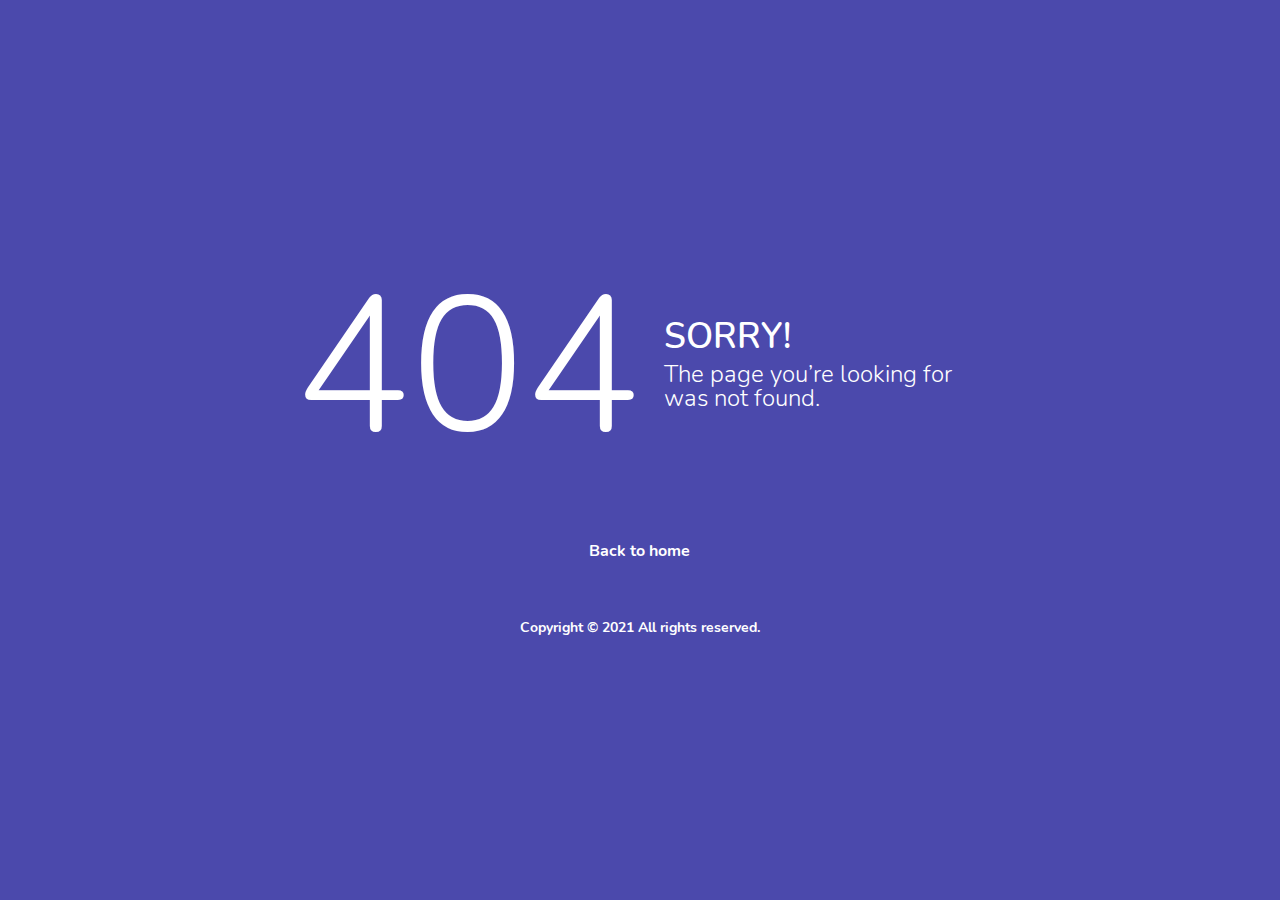
<file: lms/src/main/webapp/pages/samples/error-404.html>
<!DOCTYPE html>
<html lang="en">

<head>
  <!-- Required meta tags -->
  <meta charset="utf-8">
  <meta name="viewport" content="width=device-width, initial-scale=1, shrink-to-fit=no">
  <title>Skydash Admin</title>
  <!-- plugins:css -->
  <link rel="stylesheet" href="../../vendors/feather/feather.css">
  <link rel="stylesheet" href="../../vendors/ti-icons/css/themify-icons.css">
  <link rel="stylesheet" href="../../vendors/css/vendor.bundle.base.css">
  <!-- endinject -->
  <!-- Plugin css for this page -->
  <!-- End plugin css for this page -->
  <!-- inject:css -->
  <link rel="stylesheet" href="../../css/vertical-layout-light/style.css">
  <!-- endinject -->
  <link rel="shortcut icon" href="../../images/favicon.png" />
</head>

<body>
  <div class="container-scroller">
    <div class="container-fluid page-body-wrapper full-page-wrapper">
      <div class="content-wrapper d-flex align-items-center text-center error-page bg-primary">
        <div class="row flex-grow">
          <div class="col-lg-7 mx-auto text-white">
            <div class="row align-items-center d-flex flex-row">
              <div class="col-lg-6 text-lg-right pr-lg-4">
                <h1 class="display-1 mb-0">404</h1>
              </div>
              <div class="col-lg-6 error-page-divider text-lg-left pl-lg-4">
                <h2>SORRY!</h2>
                <h3 class="font-weight-light">The page you’re looking for was not found.</h3>
              </div>
            </div>
            <div class="row mt-5">
              <div class="col-12 text-center mt-xl-2">
                <a class="text-white font-weight-medium" href="../../index.html">Back to home</a>
              </div>
            </div>
            <div class="row mt-5">
              <div class="col-12 mt-xl-2">
                <p class="text-white font-weight-medium text-center">Copyright &copy; 2021  All rights reserved.</p>
              </div>
            </div>
          </div>
        </div>
      </div>
      <!-- content-wrapper ends -->
    </div>
    <!-- page-body-wrapper ends -->
  </div>
  <!-- container-scroller -->
  <!-- plugins:js -->
  <script src="../../vendors/js/vendor.bundle.base.js"></script>
  <!-- endinject -->
  <!-- Plugin js for this page -->
  <!-- End plugin js for this page -->
  <!-- inject:js -->
  <script src="../../js/off-canvas.js"></script>
  <script src="../../js/hoverable-collapse.js"></script>
  <script src="../../js/template.js"></script>
  <script src="../../js/settings.js"></script>
  <script src="../../js/todolist.js"></script>
  <!-- endinject -->
</body>

</html>
</file>
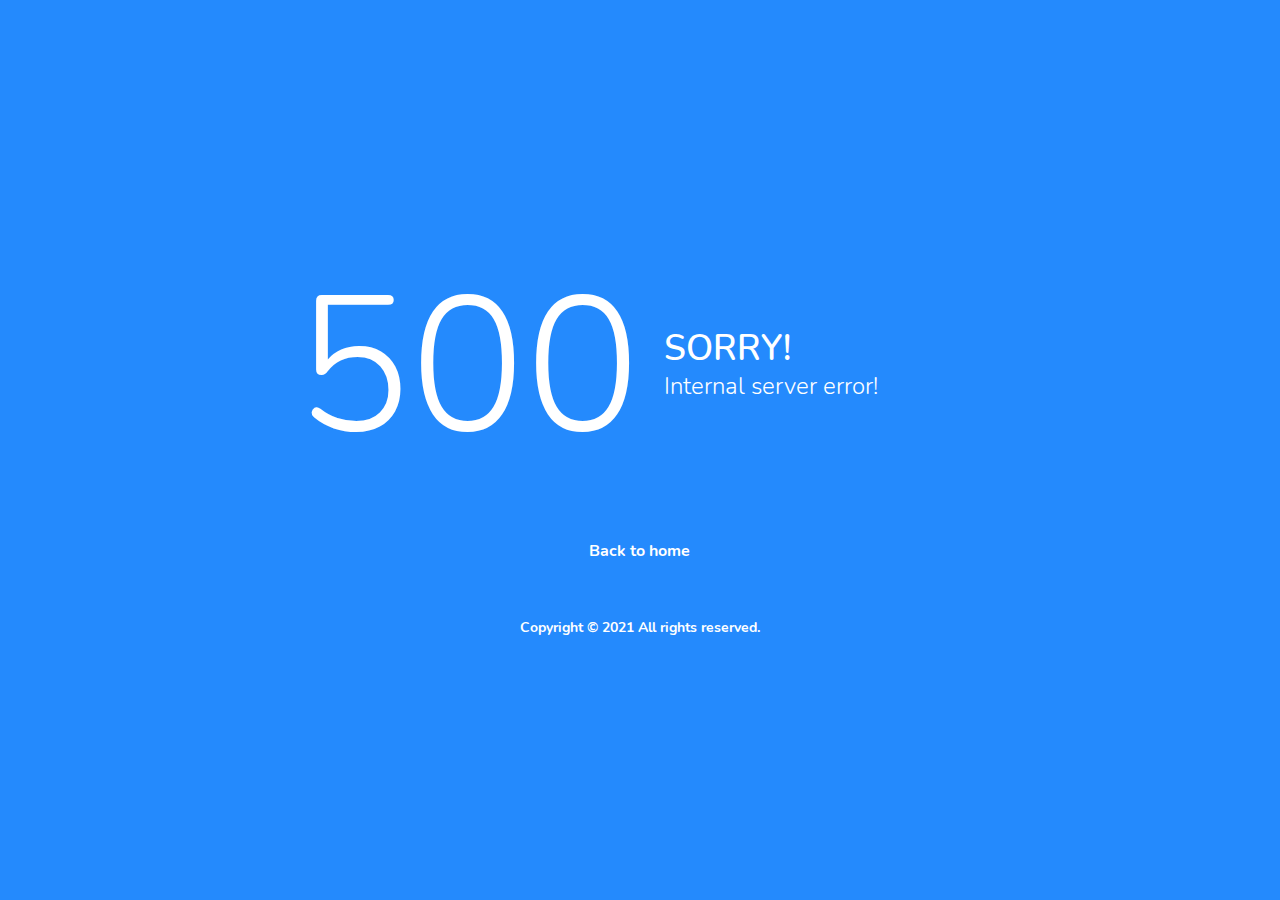
<file: lms/src/main/webapp/pages/samples/error-500.html>
<!DOCTYPE html>
<html lang="en">

<head>
  <!-- Required meta tags -->
  <meta charset="utf-8">
  <meta name="viewport" content="width=device-width, initial-scale=1, shrink-to-fit=no">
  <title>Skydash Admin</title>
  <!-- plugins:css -->
  <link rel="stylesheet" href="../../vendors/feather/feather.css">
  <link rel="stylesheet" href="../../vendors/ti-icons/css/themify-icons.css">
  <link rel="stylesheet" href="../../vendors/css/vendor.bundle.base.css">
  <!-- endinject -->
  <!-- Plugin css for this page -->
  <!-- End plugin css for this page -->
  <!-- inject:css -->
  <link rel="stylesheet" href="../../css/vertical-layout-light/style.css">
  <!-- endinject -->
  <link rel="shortcut icon" href="../../images/favicon.png" />
</head>

<body>
  <div class="container-scroller">
    <div class="container-fluid page-body-wrapper full-page-wrapper">
      <div class="content-wrapper d-flex align-items-center text-center error-page bg-info">
        <div class="row flex-grow">
          <div class="col-lg-7 mx-auto text-white">
            <div class="row align-items-center d-flex flex-row">
              <div class="col-lg-6 text-lg-right pr-lg-4">
                <h1 class="display-1 mb-0">500</h1>
              </div>
              <div class="col-lg-6 error-page-divider text-lg-left pl-lg-4">
                <h2>SORRY!</h2>
                <h3 class="font-weight-light">Internal server error!</h3>
              </div>
            </div>
            <div class="row mt-5">
              <div class="col-12 text-center mt-xl-2">
                <a class="text-white font-weight-medium" href="../../index.html">Back to home</a>
              </div>
            </div>
            <div class="row mt-5">
              <div class="col-12 mt-xl-2">
                <p class="text-white font-weight-medium text-center">Copyright &copy; 2021  All rights reserved.</p>
              </div>
            </div>
          </div>
        </div>
      </div>
      <!-- content-wrapper ends -->
    </div>
    <!-- page-body-wrapper ends -->
  </div>
  <!-- container-scroller -->
  <!-- plugins:js -->
  <script src="../../vendors/js/vendor.bundle.base.js"></script>
  <!-- endinject -->
  <!-- Plugin js for this page -->
  <!-- End plugin js for this page -->
  <!-- inject:js -->
  <script src="../../js/off-canvas.js"></script>
  <script src="../../js/hoverable-collapse.js"></script>
  <script src="../../js/template.js"></script>
  <script src="../../js/settings.js"></script>
  <script src="../../js/todolist.js"></script>
  <!-- endinject -->
</body>

</html>
</file>
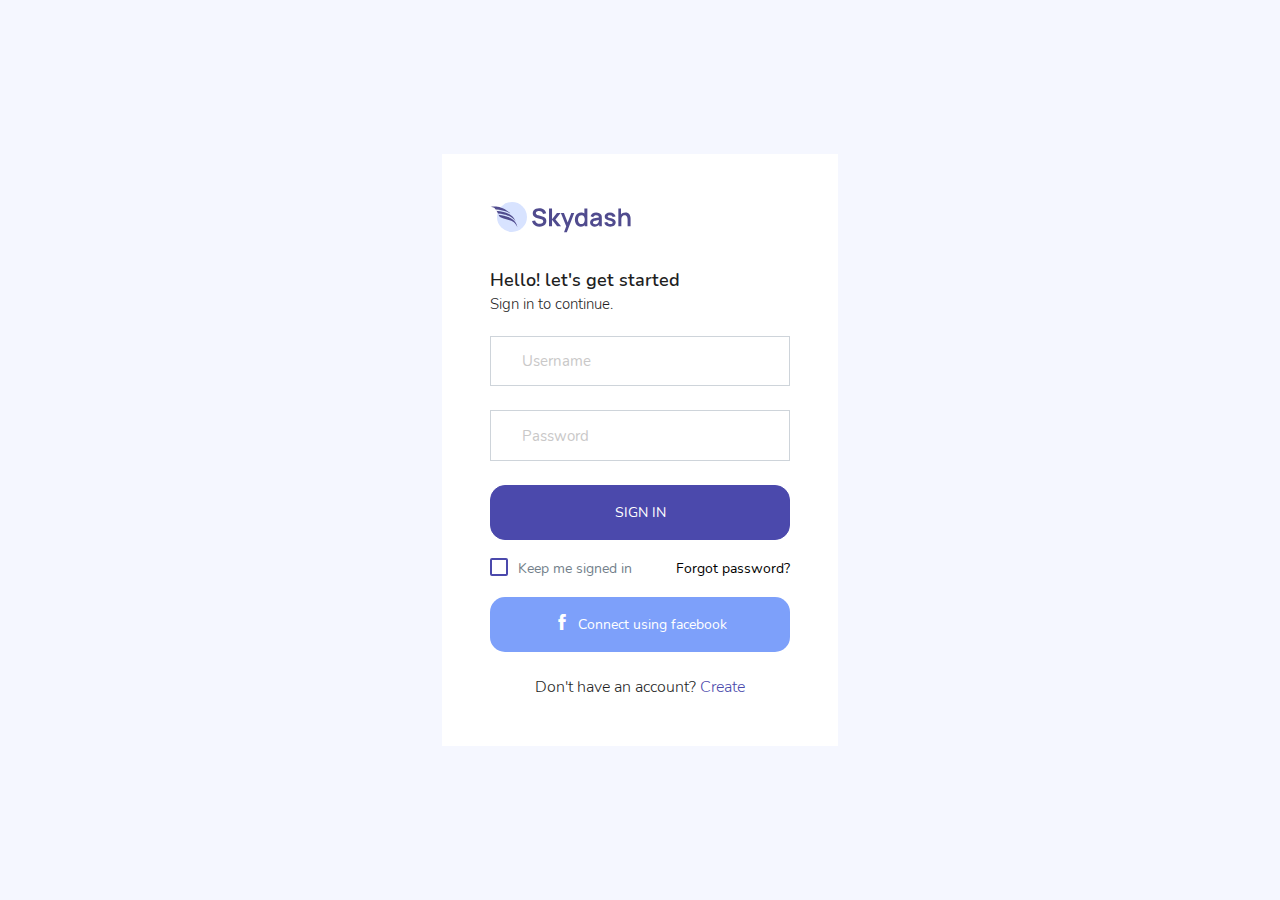
<file: lms/src/main/webapp/pages/samples/login.html>
<!DOCTYPE html>
<html lang="en">

<head>
  <!-- Required meta tags -->
  <meta charset="utf-8">
  <meta name="viewport" content="width=device-width, initial-scale=1, shrink-to-fit=no">
  <title>Skydash Admin</title>
  <!-- plugins:css -->
  <link rel="stylesheet" href="../../vendors/feather/feather.css">
  <link rel="stylesheet" href="../../vendors/ti-icons/css/themify-icons.css">
  <link rel="stylesheet" href="../../vendors/css/vendor.bundle.base.css">
  <!-- endinject -->
  <!-- Plugin css for this page -->
  <!-- End plugin css for this page -->
  <!-- inject:css -->
  <link rel="stylesheet" href="../../css/vertical-layout-light/style.css">
  <!-- endinject -->
  <link rel="shortcut icon" href="../../images/favicon.png" />
</head>

<body>
  <div class="container-scroller">
    <div class="container-fluid page-body-wrapper full-page-wrapper">
      <div class="content-wrapper d-flex align-items-center auth px-0">
        <div class="row w-100 mx-0">
          <div class="col-lg-4 mx-auto">
            <div class="auth-form-light text-left py-5 px-4 px-sm-5">
              <div class="brand-logo">
                <img src="../../images/logo.svg" alt="logo">
              </div>
              <h4>Hello! let's get started</h4>
              <h6 class="font-weight-light">Sign in to continue.</h6>
              <form class="pt-3">
                <div class="form-group">
                  <input type="email" class="form-control form-control-lg" id="exampleInputEmail1" placeholder="Username">
                </div>
                <div class="form-group">
                  <input type="password" class="form-control form-control-lg" id="exampleInputPassword1" placeholder="Password">
                </div>
                <div class="mt-3">
                  <a class="btn btn-block btn-primary btn-lg font-weight-medium auth-form-btn" href="../../index.html">SIGN IN</a>
                </div>
                <div class="my-2 d-flex justify-content-between align-items-center">
                  <div class="form-check">
                    <label class="form-check-label text-muted">
                      <input type="checkbox" class="form-check-input">
                      Keep me signed in
                    </label>
                  </div>
                  <a href="#" class="auth-link text-black">Forgot password?</a>
                </div>
                <div class="mb-2">
                  <button type="button" class="btn btn-block btn-facebook auth-form-btn">
                    <i class="ti-facebook mr-2"></i>Connect using facebook
                  </button>
                </div>
                <div class="text-center mt-4 font-weight-light">
                  Don't have an account? <a href="register.html" class="text-primary">Create</a>
                </div>
              </form>
            </div>
          </div>
        </div>
      </div>
      <!-- content-wrapper ends -->
    </div>
    <!-- page-body-wrapper ends -->
  </div>
  <!-- container-scroller -->
  <!-- plugins:js -->
  <script src="../../vendors/js/vendor.bundle.base.js"></script>
  <!-- endinject -->
  <!-- Plugin js for this page -->
  <!-- End plugin js for this page -->
  <!-- inject:js -->
  <script src="../../js/off-canvas.js"></script>
  <script src="../../js/hoverable-collapse.js"></script>
  <script src="../../js/template.js"></script>
  <script src="../../js/settings.js"></script>
  <script src="../../js/todolist.js"></script>
  <!-- endinject -->
</body>

</html>
</file>
<file: lms/src/main/webapp/vendors/feather/feather.css>
@charset "UTF-8";
 
@font-face {
  font-family: "feather";
  src:url("fonts/feather-webfont.eot");
  src:url("fonts/feather-webfont.eot?#iefix") format("embedded-opentype"),
    url("fonts/feather-webfont.woff") format("woff"),
    url("fonts/feather-webfont.ttf") format("truetype"),
    url("fonts/feather-webfont.svg#feather") format("svg");
  font-weight: normal;
  font-style: normal;
}

/* Character Mapping Method */
 
[data-icon]:before {
  display: inline-block;
  font-family: "feather";
  content: attr(data-icon);
  font-style: normal;
  font-weight: normal;
  font-variant: normal;
  text-transform: none;
  speak: none;
  line-height: 1;
  -webkit-font-smoothing: antialiased;
  -moz-osx-font-smoothing: grayscale;
}

/* CSS Class Mapping Method */
 
[class^="icon-"],
[class*=" icon-"] {
  display: inline-block;
  font-family: "feather";
  font-style: normal;
  font-weight: normal;
  font-variant: normal;
  text-transform: none;
  speak: none;
  line-height: 1;
  -webkit-font-smoothing: antialiased;
  -moz-osx-font-smoothing: grayscale;
}

.icon-eye:before {
  content: "\e000";
}

.icon-paper-clip:before {
  content: "\e001";
}

.icon-mail:before {
  content: "\e002";
}

.icon-mail:before {
  content: "\e002";
}

.icon-toggle:before {
  content: "\e003";
}

.icon-layout:before {
  content: "\e004";
}

.icon-link:before {
  content: "\e005";
}

.icon-bell:before {
  content: "\e006";
}

.icon-lock:before {
  content: "\e007";
}

.icon-unlock:before {
  content: "\e008";
}

.icon-ribbon:before {
  content: "\e009";
}

.icon-image:before {
  content: "\e010";
}

.icon-signal:before {
  content: "\e011";
}

.icon-target:before {
  content: "\e012";
}

.icon-clipboard:before {
  content: "\e013";
}

.icon-clock:before {
  content: "\e014";
}

.icon-clock:before {
  content: "\e014";
}

.icon-watch:before {
  content: "\e015";
}

.icon-air-play:before {
  content: "\e016";
}

.icon-camera:before {
  content: "\e017";
}

.icon-video:before {
  content: "\e018";
}

.icon-disc:before {
  content: "\e019";
}

.icon-printer:before {
  content: "\e020";
}

.icon-monitor:before {
  content: "\e021";
}

.icon-server:before {
  content: "\e022";
}

.icon-cog:before {
  content: "\e023";
}

.icon-heart:before {
  content: "\e024";
}

.icon-paragraph:before {
  content: "\e025";
}

.icon-align-justify:before {
  content: "\e026";
}

.icon-align-left:before {
  content: "\e027";
}

.icon-align-center:before {
  content: "\e028";
}

.icon-align-right:before {
  content: "\e029";
}

.icon-book:before {
  content: "\e030";
}

.icon-layers:before {
  content: "\e031";
}

.icon-stack:before {
  content: "\e032";
}

.icon-stack-2:before {
  content: "\e033";
}

.icon-paper:before {
  content: "\e034";
}

.icon-paper-stack:before {
  content: "\e035";
}

.icon-search:before {
  content: "\e036";
}

.icon-zoom-in:before {
  content: "\e037";
}

.icon-zoom-out:before {
  content: "\e038";
}

.icon-reply:before {
  content: "\e039";
}

.icon-circle-plus:before {
  content: "\e040";
}

.icon-circle-minus:before {
  content: "\e041";
}

.icon-circle-check:before {
  content: "\e042";
}

.icon-circle-cross:before {
  content: "\e043";
}

.icon-square-plus:before {
  content: "\e044";
}

.icon-square-minus:before {
  content: "\e045";
}

.icon-square-check:before {
  content: "\e046";
}

.icon-square-cross:before {
  content: "\e047";
}

.icon-microphone:before {
  content: "\e048";
}

.icon-record:before {
  content: "\e049";
}

.icon-skip-back:before {
  content: "\e050";
}

.icon-rewind:before {
  content: "\e051";
}

.icon-play:before {
  content: "\e052";
}

.icon-pause:before {
  content: "\e053";
}

.icon-stop:before {
  content: "\e054";
}

.icon-fast-forward:before {
  content: "\e055";
}

.icon-skip-forward:before {
  content: "\e056";
}

.icon-shuffle:before {
  content: "\e057";
}

.icon-repeat:before {
  content: "\e058";
}

.icon-folder:before {
  content: "\e059";
}

.icon-umbrella:before {
  content: "\e060";
}

.icon-moon:before {
  content: "\e061";
}

.icon-thermometer:before {
  content: "\e062";
}

.icon-drop:before {
  content: "\e063";
}

.icon-sun:before {
  content: "\e064";
}

.icon-cloud:before {
  content: "\e065";
}

.icon-cloud-upload:before {
  content: "\e066";
}

.icon-cloud-download:before {
  content: "\e067";
}

.icon-upload:before {
  content: "\e068";
}

.icon-download:before {
  content: "\e069";
}

.icon-location:before {
  content: "\e070";
}

.icon-location-2:before {
  content: "\e071";
}

.icon-map:before {
  content: "\e072";
}

.icon-battery:before {
  content: "\e073";
}

.icon-head:before {
  content: "\e074";
}

.icon-briefcase:before {
  content: "\e075";
}

.icon-speech-bubble:before {
  content: "\e076";
}

.icon-anchor:before {
  content: "\e077";
}

.icon-globe:before {
  content: "\e078";
}

.icon-box:before {
  content: "\e079";
}

.icon-reload:before {
  content: "\e080";
}

.icon-share:before {
  content: "\e081";
}

.icon-marquee:before {
  content: "\e082";
}

.icon-marquee-plus:before {
  content: "\e083";
}

.icon-marquee-minus:before {
  content: "\e084";
}

.icon-tag:before {
  content: "\e085";
}

.icon-power:before {
  content: "\e086";
}

.icon-command:before {
  content: "\e087";
}

.icon-alt:before {
  content: "\e088";
}

.icon-esc:before {
  content: "\e089";
}

.icon-bar-graph:before {
  content: "\e090";
}

.icon-bar-graph-2:before {
  content: "\e091";
}

.icon-pie-graph:before {
  content: "\e092";
}

.icon-star:before {
  content: "\e093";
}

.icon-arrow-left:before {
  content: "\e094";
}

.icon-arrow-right:before {
  content: "\e095";
}

.icon-arrow-up:before {
  content: "\e096";
}

.icon-arrow-down:before {
  content: "\e097";
}

.icon-volume:before {
  content: "\e098";
}

.icon-mute:before {
  content: "\e099";
}

.icon-content-right:before {
  content: "\e100";
}

.icon-content-left:before {
  content: "\e101";
}

.icon-grid:before {
  content: "\e102";
}

.icon-grid-2:before {
  content: "\e103";
}

.icon-columns:before {
  content: "\e104";
}

.icon-loader:before {
  content: "\e105";
}

.icon-bag:before {
  content: "\e106";
}

.icon-ban:before {
  content: "\e107";
}

.icon-flag:before {
  content: "\e108";
}

.icon-trash:before {
  content: "\e109";
}

.icon-expand:before {
  content: "\e110";
}

.icon-contract:before {
  content: "\e111";
}

.icon-maximize:before {
  content: "\e112";
}

.icon-minimize:before {
  content: "\e113";
}

.icon-plus:before {
  content: "\e114";
}

.icon-minus:before {
  content: "\e115";
}

.icon-check:before {
  content: "\e116";
}

.icon-cross:before {
  content: "\e117";
}

.icon-move:before {
  content: "\e118";
}

.icon-delete:before {
  content: "\e119";
}

.icon-menu:before {
  content: "\e120";
}

.icon-archive:before {
  content: "\e121";
}

.icon-inbox:before {
  content: "\e122";
}

.icon-outbox:before {
  content: "\e123";
}

.icon-file:before {
  content: "\e124";
}

.icon-file-add:before {
  content: "\e125";
}

.icon-file-subtract:before {
  content: "\e126";
}

.icon-help:before {
  content: "\e127";
}

.icon-open:before {
  content: "\e128";
}

.icon-ellipsis:before {
  content: "\e129";
}
</file>
<file: lms/src/main/webapp/vendors/ti-icons/css/themify-icons.css>
@font-face {
	font-family: 'themify';
	src:url('../fonts/themify.eot');
	src:url('../fonts/themify.eot?#iefix') format('embedded-opentype'),
		url('../fonts/themify.woff') format('woff'),
		url('../fonts/themify.ttf') format('truetype'),
		url('../fonts/themify.svg') format('svg');
	font-weight: normal;
	font-style: normal;
}

[class^="ti-"], [class*=" ti-"] {
	font-family: 'themify';
	speak: none;
	font-style: normal;
	font-weight: normal;
	font-variant: normal;
	text-transform: none;
	line-height: 1;

	/* Better Font Rendering =========== */
	-webkit-font-smoothing: antialiased;
	-moz-osx-font-smoothing: grayscale;
}

.ti-wand:before {
	content: "\e600";
}
.ti-volume:before {
	content: "\e601";
}
.ti-user:before {
	content: "\e602";
}
.ti-unlock:before {
	content: "\e603";
}
.ti-unlink:before {
	content: "\e604";
}
.ti-trash:before {
	content: "\e605";
}
.ti-thought:before {
	content: "\e606";
}
.ti-target:before {
	content: "\e607";
}
.ti-tag:before {
	content: "\e608";
}
.ti-tablet:before {
	content: "\e609";
}
.ti-star:before {
	content: "\e60a";
}
.ti-spray:before {
	content: "\e60b";
}
.ti-signal:before {
	content: "\e60c";
}
.ti-shopping-cart:before {
	content: "\e60d";
}
.ti-shopping-cart-full:before {
	content: "\e60e";
}
.ti-settings:before {
	content: "\e60f";
}
.ti-search:before {
	content: "\e610";
}
.ti-zoom-in:before {
	content: "\e611";
}
.ti-zoom-out:before {
	content: "\e612";
}
.ti-cut:before {
	content: "\e613";
}
.ti-ruler:before {
	content: "\e614";
}
.ti-ruler-pencil:before {
	content: "\e615";
}
.ti-ruler-alt:before {
	content: "\e616";
}
.ti-bookmark:before {
	content: "\e617";
}
.ti-bookmark-alt:before {
	content: "\e618";
}
.ti-reload:before {
	content: "\e619";
}
.ti-plus:before {
	content: "\e61a";
}
.ti-pin:before {
	content: "\e61b";
}
.ti-pencil:before {
	content: "\e61c";
}
.ti-pencil-alt:before {
	content: "\e61d";
}
.ti-paint-roller:before {
	content: "\e61e";
}
.ti-paint-bucket:before {
	content: "\e61f";
}
.ti-na:before {
	content: "\e620";
}
.ti-mobile:before {
	content: "\e621";
}
.ti-minus:before {
	content: "\e622";
}
.ti-medall:before {
	content: "\e623";
}
.ti-medall-alt:before {
	content: "\e624";
}
.ti-marker:before {
	content: "\e625";
}
.ti-marker-alt:before {
	content: "\e626";
}
.ti-arrow-up:before {
	content: "\e627";
}
.ti-arrow-right:before {
	content: "\e628";
}
.ti-arrow-left:before {
	content: "\e629";
}
.ti-arrow-down:before {
	content: "\e62a";
}
.ti-lock:before {
	content: "\e62b";
}
.ti-location-arrow:before {
	content: "\e62c";
}
.ti-link:before {
	content: "\e62d";
}
.ti-layout:before {
	content: "\e62e";
}
.ti-layers:before {
	content: "\e62f";
}
.ti-layers-alt:before {
	content: "\e630";
}
.ti-key:before {
	content: "\e631";
}
.ti-import:before {
	content: "\e632";
}
.ti-image:before {
	content: "\e633";
}
.ti-heart:before {
	content: "\e634";
}
.ti-heart-broken:before {
	content: "\e635";
}
.ti-hand-stop:before {
	content: "\e636";
}
.ti-hand-open:before {
	content: "\e637";
}
.ti-hand-drag:before {
	content: "\e638";
}
.ti-folder:before {
	content: "\e639";
}
.ti-flag:before {
	content: "\e63a";
}
.ti-flag-alt:before {
	content: "\e63b";
}
.ti-flag-alt-2:before {
	content: "\e63c";
}
.ti-eye:before {
	content: "\e63d";
}
.ti-export:before {
	content: "\e63e";
}
.ti-exchange-vertical:before {
	content: "\e63f";
}
.ti-desktop:before {
	content: "\e640";
}
.ti-cup:before {
	content: "\e641";
}
.ti-crown:before {
	content: "\e642";
}
.ti-comments:before {
	content: "\e643";
}
.ti-comment:before {
	content: "\e644";
}
.ti-comment-alt:before {
	content: "\e645";
}
.ti-close:before {
	content: "\e646";
}
.ti-clip:before {
	content: "\e647";
}
.ti-angle-up:before {
	content: "\e648";
}
.ti-angle-right:before {
	content: "\e649";
}
.ti-angle-left:before {
	content: "\e64a";
}
.ti-angle-down:before {
	content: "\e64b";
}
.ti-check:before {
	content: "\e64c";
}
.ti-check-box:before {
	content: "\e64d";
}
.ti-camera:before {
	content: "\e64e";
}
.ti-announcement:before {
	content: "\e64f";
}
.ti-brush:before {
	content: "\e650";
}
.ti-briefcase:before {
	content: "\e651";
}
.ti-bolt:before {
	content: "\e652";
}
.ti-bolt-alt:before {
	content: "\e653";
}
.ti-blackboard:before {
	content: "\e654";
}
.ti-bag:before {
	content: "\e655";
}
.ti-move:before {
	content: "\e656";
}
.ti-arrows-vertical:before {
	content: "\e657";
}
.ti-arrows-horizontal:before {
	content: "\e658";
}
.ti-fullscreen:before {
	content: "\e659";
}
.ti-arrow-top-right:before {
	content: "\e65a";
}
.ti-arrow-top-left:before {
	content: "\e65b";
}
.ti-arrow-circle-up:before {
	content: "\e65c";
}
.ti-arrow-circle-right:before {
	content: "\e65d";
}
.ti-arrow-circle-left:before {
	content: "\e65e";
}
.ti-arrow-circle-down:before {
	content: "\e65f";
}
.ti-angle-double-up:before {
	content: "\e660";
}
.ti-angle-double-right:before {
	content: "\e661";
}
.ti-angle-double-left:before {
	content: "\e662";
}
.ti-angle-double-down:before {
	content: "\e663";
}
.ti-zip:before {
	content: "\e664";
}
.ti-world:before {
	content: "\e665";
}
.ti-wheelchair:before {
	content: "\e666";
}
.ti-view-list:before {
	content: "\e667";
}
.ti-view-list-alt:before {
	content: "\e668";
}
.ti-view-grid:before {
	content: "\e669";
}
.ti-uppercase:before {
	content: "\e66a";
}
.ti-upload:before {
	content: "\e66b";
}
.ti-underline:before {
	content: "\e66c";
}
.ti-truck:before {
	content: "\e66d";
}
.ti-timer:before {
	content: "\e66e";
}
.ti-ticket:before {
	content: "\e66f";
}
.ti-thumb-up:before {
	content: "\e670";
}
.ti-thumb-down:before {
	content: "\e671";
}
.ti-text:before {
	content: "\e672";
}
.ti-stats-up:before {
	content: "\e673";
}
.ti-stats-down:before {
	content: "\e674";
}
.ti-split-v:before {
	content: "\e675";
}
.ti-split-h:before {
	content: "\e676";
}
.ti-smallcap:before {
	content: "\e677";
}
.ti-shine:before {
	content: "\e678";
}
.ti-shift-right:before {
	content: "\e679";
}
.ti-shift-left:before {
	content: "\e67a";
}
.ti-shield:before {
	content: "\e67b";
}
.ti-notepad:before {
	content: "\e67c";
}
.ti-server:before {
	content: "\e67d";
}
.ti-quote-right:before {
	content: "\e67e";
}
.ti-quote-left:before {
	content: "\e67f";
}
.ti-pulse:before {
	content: "\e680";
}
.ti-printer:before {
	content: "\e681";
}
.ti-power-off:before {
	content: "\e682";
}
.ti-plug:before {
	content: "\e683";
}
.ti-pie-chart:before {
	content: "\e684";
}
.ti-paragraph:before {
	content: "\e685";
}
.ti-panel:before {
	content: "\e686";
}
.ti-package:before {
	content: "\e687";
}
.ti-music:before {
	content: "\e688";
}
.ti-music-alt:before {
	content: "\e689";
}
.ti-mouse:before {
	content: "\e68a";
}
.ti-mouse-alt:before {
	content: "\e68b";
}
.ti-money:before {
	content: "\e68c";
}
.ti-microphone:before {
	content: "\e68d";
}
.ti-menu:before {
	content: "\e68e";
}
.ti-menu-alt:before {
	content: "\e68f";
}
.ti-map:before {
	content: "\e690";
}
.ti-map-alt:before {
	content: "\e691";
}
.ti-loop:before {
	content: "\e692";
}
.ti-location-pin:before {
	content: "\e693";
}
.ti-list:before {
	content: "\e694";
}
.ti-light-bulb:before {
	content: "\e695";
}
.ti-Italic:before {
	content: "\e696";
}
.ti-info:before {
	content: "\e697";
}
.ti-infinite:before {
	content: "\e698";
}
.ti-id-badge:before {
	content: "\e699";
}
.ti-hummer:before {
	content: "\e69a";
}
.ti-home:before {
	content: "\e69b";
}
.ti-help:before {
	content: "\e69c";
}
.ti-headphone:before {
	content: "\e69d";
}
.ti-harddrives:before {
	content: "\e69e";
}
.ti-harddrive:before {
	content: "\e69f";
}
.ti-gift:before {
	content: "\e6a0";
}
.ti-game:before {
	content: "\e6a1";
}
.ti-filter:before {
	content: "\e6a2";
}
.ti-files:before {
	content: "\e6a3";
}
.ti-file:before {
	content: "\e6a4";
}
.ti-eraser:before {
	content: "\e6a5";
}
.ti-envelope:before {
	content: "\e6a6";
}
.ti-download:before {
	content: "\e6a7";
}
.ti-direction:before {
	content: "\e6a8";
}
.ti-direction-alt:before {
	content: "\e6a9";
}
.ti-dashboard:before {
	content: "\e6aa";
}
.ti-control-stop:before {
	content: "\e6ab";
}
.ti-control-shuffle:before {
	content: "\e6ac";
}
.ti-control-play:before {
	content: "\e6ad";
}
.ti-control-pause:before {
	content: "\e6ae";
}
.ti-control-forward:before {
	content: "\e6af";
}
.ti-control-backward:before {
	content: "\e6b0";
}
.ti-cloud:before {
	content: "\e6b1";
}
.ti-cloud-up:before {
	content: "\e6b2";
}
.ti-cloud-down:before {
	content: "\e6b3";
}
.ti-clipboard:before {
	content: "\e6b4";
}
.ti-car:before {
	content: "\e6b5";
}
.ti-calendar:before {
	content: "\e6b6";
}
.ti-book:before {
	content: "\e6b7";
}
.ti-bell:before {
	content: "\e6b8";
}
.ti-basketball:before {
	content: "\e6b9";
}
.ti-bar-chart:before {
	content: "\e6ba";
}
.ti-bar-chart-alt:before {
	content: "\e6bb";
}
.ti-back-right:before {
	content: "\e6bc";
}
.ti-back-left:before {
	content: "\e6bd";
}
.ti-arrows-corner:before {
	content: "\e6be";
}
.ti-archive:before {
	content: "\e6bf";
}
.ti-anchor:before {
	content: "\e6c0";
}
.ti-align-right:before {
	content: "\e6c1";
}
.ti-align-left:before {
	content: "\e6c2";
}
.ti-align-justify:before {
	content: "\e6c3";
}
.ti-align-center:before {
	content: "\e6c4";
}
.ti-alert:before {
	content: "\e6c5";
}
.ti-alarm-clock:before {
	content: "\e6c6";
}
.ti-agenda:before {
	content: "\e6c7";
}
.ti-write:before {
	content: "\e6c8";
}
.ti-window:before {
	content: "\e6c9";
}
.ti-widgetized:before {
	content: "\e6ca";
}
.ti-widget:before {
	content: "\e6cb";
}
.ti-widget-alt:before {
	content: "\e6cc";
}
.ti-wallet:before {
	content: "\e6cd";
}
.ti-video-clapper:before {
	content: "\e6ce";
}
.ti-video-camera:before {
	content: "\e6cf";
}
.ti-vector:before {
	content: "\e6d0";
}
.ti-themify-logo:before {
	content: "\e6d1";
}
.ti-themify-favicon:before {
	content: "\e6d2";
}
.ti-themify-favicon-alt:before {
	content: "\e6d3";
}
.ti-support:before {
	content: "\e6d4";
}
.ti-stamp:before {
	content: "\e6d5";
}
.ti-split-v-alt:before {
	content: "\e6d6";
}
.ti-slice:before {
	content: "\e6d7";
}
.ti-shortcode:before {
	content: "\e6d8";
}
.ti-shift-right-alt:before {
	content: "\e6d9";
}
.ti-shift-left-alt:before {
	content: "\e6da";
}
.ti-ruler-alt-2:before {
	content: "\e6db";
}
.ti-receipt:before {
	content: "\e6dc";
}
.ti-pin2:before {
	content: "\e6dd";
}
.ti-pin-alt:before {
	content: "\e6de";
}
.ti-pencil-alt2:before {
	content: "\e6df";
}
.ti-palette:before {
	content: "\e6e0";
}
.ti-more:before {
	content: "\e6e1";
}
.ti-more-alt:before {
	content: "\e6e2";
}
.ti-microphone-alt:before {
	content: "\e6e3";
}
.ti-magnet:before {
	content: "\e6e4";
}
.ti-line-double:before {
	content: "\e6e5";
}
.ti-line-dotted:before {
	content: "\e6e6";
}
.ti-line-dashed:before {
	content: "\e6e7";
}
.ti-layout-width-full:before {
	content: "\e6e8";
}
.ti-layout-width-default:before {
	content: "\e6e9";
}
.ti-layout-width-default-alt:before {
	content: "\e6ea";
}
.ti-layout-tab:before {
	content: "\e6eb";
}
.ti-layout-tab-window:before {
	content: "\e6ec";
}
.ti-layout-tab-v:before {
	content: "\e6ed";
}
.ti-layout-tab-min:before {
	content: "\e6ee";
}
.ti-layout-slider:before {
	content: "\e6ef";
}
.ti-layout-slider-alt:before {
	content: "\e6f0";
}
.ti-layout-sidebar-right:before {
	content: "\e6f1";
}
.ti-layout-sidebar-none:before {
	content: "\e6f2";
}
.ti-layout-sidebar-left:before {
	content: "\e6f3";
}
.ti-layout-placeholder:before {
	content: "\e6f4";
}
.ti-layout-menu:before {
	content: "\e6f5";
}
.ti-layout-menu-v:before {
	content: "\e6f6";
}
.ti-layout-menu-separated:before {
	content: "\e6f7";
}
.ti-layout-menu-full:before {
	content: "\e6f8";
}
.ti-layout-media-right-alt:before {
	content: "\e6f9";
}
.ti-layout-media-right:before {
	content: "\e6fa";
}
.ti-layout-media-overlay:before {
	content: "\e6fb";
}
.ti-layout-media-overlay-alt:before {
	content: "\e6fc";
}
.ti-layout-media-overlay-alt-2:before {
	content: "\e6fd";
}
.ti-layout-media-left-alt:before {
	content: "\e6fe";
}
.ti-layout-media-left:before {
	content: "\e6ff";
}
.ti-layout-media-center-alt:before {
	content: "\e700";
}
.ti-layout-media-center:before {
	content: "\e701";
}
.ti-layout-list-thumb:before {
	content: "\e702";
}
.ti-layout-list-thumb-alt:before {
	content: "\e703";
}
.ti-layout-list-post:before {
	content: "\e704";
}
.ti-layout-list-large-image:before {
	content: "\e705";
}
.ti-layout-line-solid:before {
	content: "\e706";
}
.ti-layout-grid4:before {
	content: "\e707";
}
.ti-layout-grid3:before {
	content: "\e708";
}
.ti-layout-grid2:before {
	content: "\e709";
}
.ti-layout-grid2-thumb:before {
	content: "\e70a";
}
.ti-layout-cta-right:before {
	content: "\e70b";
}
.ti-layout-cta-left:before {
	content: "\e70c";
}
.ti-layout-cta-center:before {
	content: "\e70d";
}
.ti-layout-cta-btn-right:before {
	content: "\e70e";
}
.ti-layout-cta-btn-left:before {
	content: "\e70f";
}
.ti-layout-column4:before {
	content: "\e710";
}
.ti-layout-column3:before {
	content: "\e711";
}
.ti-layout-column2:before {
	content: "\e712";
}
.ti-layout-accordion-separated:before {
	content: "\e713";
}
.ti-layout-accordion-merged:before {
	content: "\e714";
}
.ti-layout-accordion-list:before {
	content: "\e715";
}
.ti-ink-pen:before {
	content: "\e716";
}
.ti-info-alt:before {
	content: "\e717";
}
.ti-help-alt:before {
	content: "\e718";
}
.ti-headphone-alt:before {
	content: "\e719";
}
.ti-hand-point-up:before {
	content: "\e71a";
}
.ti-hand-point-right:before {
	content: "\e71b";
}
.ti-hand-point-left:before {
	content: "\e71c";
}
.ti-hand-point-down:before {
	content: "\e71d";
}
.ti-gallery:before {
	content: "\e71e";
}
.ti-face-smile:before {
	content: "\e71f";
}
.ti-face-sad:before {
	content: "\e720";
}
.ti-credit-card:before {
	content: "\e721";
}
.ti-control-skip-forward:before {
	content: "\e722";
}
.ti-control-skip-backward:before {
	content: "\e723";
}
.ti-control-record:before {
	content: "\e724";
}
.ti-control-eject:before {
	content: "\e725";
}
.ti-comments-smiley:before {
	content: "\e726";
}
.ti-brush-alt:before {
	content: "\e727";
}
.ti-youtube:before {
	content: "\e728";
}
.ti-vimeo:before {
	content: "\e729";
}
.ti-twitter:before {
	content: "\e72a";
}
.ti-time:before {
	content: "\e72b";
}
.ti-tumblr:before {
	content: "\e72c";
}
.ti-skype:before {
	content: "\e72d";
}
.ti-share:before {
	content: "\e72e";
}
.ti-share-alt:before {
	content: "\e72f";
}
.ti-rocket:before {
	content: "\e730";
}
.ti-pinterest:before {
	content: "\e731";
}
.ti-new-window:before {
	content: "\e732";
}
.ti-microsoft:before {
	content: "\e733";
}
.ti-list-ol:before {
	content: "\e734";
}
.ti-linkedin:before {
	content: "\e735";
}
.ti-layout-sidebar-2:before {
	content: "\e736";
}
.ti-layout-grid4-alt:before {
	content: "\e737";
}
.ti-layout-grid3-alt:before {
	content: "\e738";
}
.ti-layout-grid2-alt:before {
	content: "\e739";
}
.ti-layout-column4-alt:before {
	content: "\e73a";
}
.ti-layout-column3-alt:before {
	content: "\e73b";
}
.ti-layout-column2-alt:before {
	content: "\e73c";
}
.ti-instagram:before {
	content: "\e73d";
}
.ti-google:before {
	content: "\e73e";
}
.ti-github:before {
	content: "\e73f";
}
.ti-flickr:before {
	content: "\e740";
}
.ti-facebook:before {
	content: "\e741";
}
.ti-dropbox:before {
	content: "\e742";
}
.ti-dribbble:before {
	content: "\e743";
}
.ti-apple:before {
	content: "\e744";
}
.ti-android:before {
	content: "\e745";
}
.ti-save:before {
	content: "\e746";
}
.ti-save-alt:before {
	content: "\e747";
}
.ti-yahoo:before {
	content: "\e748";
}
.ti-wordpress:before {
	content: "\e749";
}
.ti-vimeo-alt:before {
	content: "\e74a";
}
.ti-twitter-alt:before {
	content: "\e74b";
}
.ti-tumblr-alt:before {
	content: "\e74c";
}
.ti-trello:before {
	content: "\e74d";
}
.ti-stack-overflow:before {
	content: "\e74e";
}
.ti-soundcloud:before {
	content: "\e74f";
}
.ti-sharethis:before {
	content: "\e750";
}
.ti-sharethis-alt:before {
	content: "\e751";
}
.ti-reddit:before {
	content: "\e752";
}
.ti-pinterest-alt:before {
	content: "\e753";
}
.ti-microsoft-alt:before {
	content: "\e754";
}
.ti-linux:before {
	content: "\e755";
}
.ti-jsfiddle:before {
	content: "\e756";
}
.ti-joomla:before {
	content: "\e757";
}
.ti-html5:before {
	content: "\e758";
}
.ti-flickr-alt:before {
	content: "\e759";
}
.ti-email:before {
	content: "\e75a";
}
.ti-drupal:before {
	content: "\e75b";
}
.ti-dropbox-alt:before {
	content: "\e75c";
}
.ti-css3:before {
	content: "\e75d";
}
.ti-rss:before {
	content: "\e75e";
}
.ti-rss-alt:before {
	content: "\e75f";
}
</file>
<file: lms/src/main/webapp/vendors/css/vendor.bundle.base.css>
/*
 * Container style
 */
.ps {
  overflow: hidden !important;
  overflow-anchor: none;
  -ms-overflow-style: none;
  touch-action: auto;
  -ms-touch-action: auto;
}

/*
 * Scrollbar rail styles
 */
.ps__rail-x {
  display: none;
  opacity: 0;
  transition: background-color .2s linear, opacity .2s linear;
  -webkit-transition: background-color .2s linear, opacity .2s linear;
  height: 15px;
  /* there must be 'bottom' or 'top' for ps__rail-x */
  bottom: 0px;
  /* please don't change 'position' */
  position: absolute;
}

.ps__rail-y {
  display: none;
  opacity: 0;
  transition: background-color .2s linear, opacity .2s linear;
  -webkit-transition: background-color .2s linear, opacity .2s linear;
  width: 15px;
  /* there must be 'right' or 'left' for ps__rail-y */
  right: 0;
  /* please don't change 'position' */
  position: absolute;
}

.ps--active-x > .ps__rail-x,
.ps--active-y > .ps__rail-y {
  display: block;
  background-color: transparent;
}

.ps:hover > .ps__rail-x,
.ps:hover > .ps__rail-y,
.ps--focus > .ps__rail-x,
.ps--focus > .ps__rail-y,
.ps--scrolling-x > .ps__rail-x,
.ps--scrolling-y > .ps__rail-y {
  opacity: 0.6;
}

.ps .ps__rail-x:hover,
.ps .ps__rail-y:hover,
.ps .ps__rail-x:focus,
.ps .ps__rail-y:focus,
.ps .ps__rail-x.ps--clicking,
.ps .ps__rail-y.ps--clicking {
  background-color: #eee;
  opacity: 0.9;
}

/*
 * Scrollbar thumb styles
 */
.ps__thumb-x {
  background-color: #aaa;
  border-radius: 6px;
  transition: background-color .2s linear, height .2s ease-in-out;
  -webkit-transition: background-color .2s linear, height .2s ease-in-out;
  height: 6px;
  /* there must be 'bottom' for ps__thumb-x */
  bottom: 2px;
  /* please don't change 'position' */
  position: absolute;
}

.ps__thumb-y {
  background-color: #aaa;
  border-radius: 6px;
  transition: background-color .2s linear, width .2s ease-in-out;
  -webkit-transition: background-color .2s linear, width .2s ease-in-out;
  width: 6px;
  /* there must be 'right' for ps__thumb-y */
  right: 2px;
  /* please don't change 'position' */
  position: absolute;
}

.ps__rail-x:hover > .ps__thumb-x,
.ps__rail-x:focus > .ps__thumb-x,
.ps__rail-x.ps--clicking .ps__thumb-x {
  background-color: #999;
  height: 11px;
}

.ps__rail-y:hover > .ps__thumb-y,
.ps__rail-y:focus > .ps__thumb-y,
.ps__rail-y.ps--clicking .ps__thumb-y {
  background-color: #999;
  width: 11px;
}

/* MS supports */
@supports (-ms-overflow-style: none) {
  .ps {
    overflow: auto !important;
  }
}

@media screen and (-ms-high-contrast: active), (-ms-high-contrast: none) {
  .ps {
    overflow: auto !important;
  }
}
</file>
